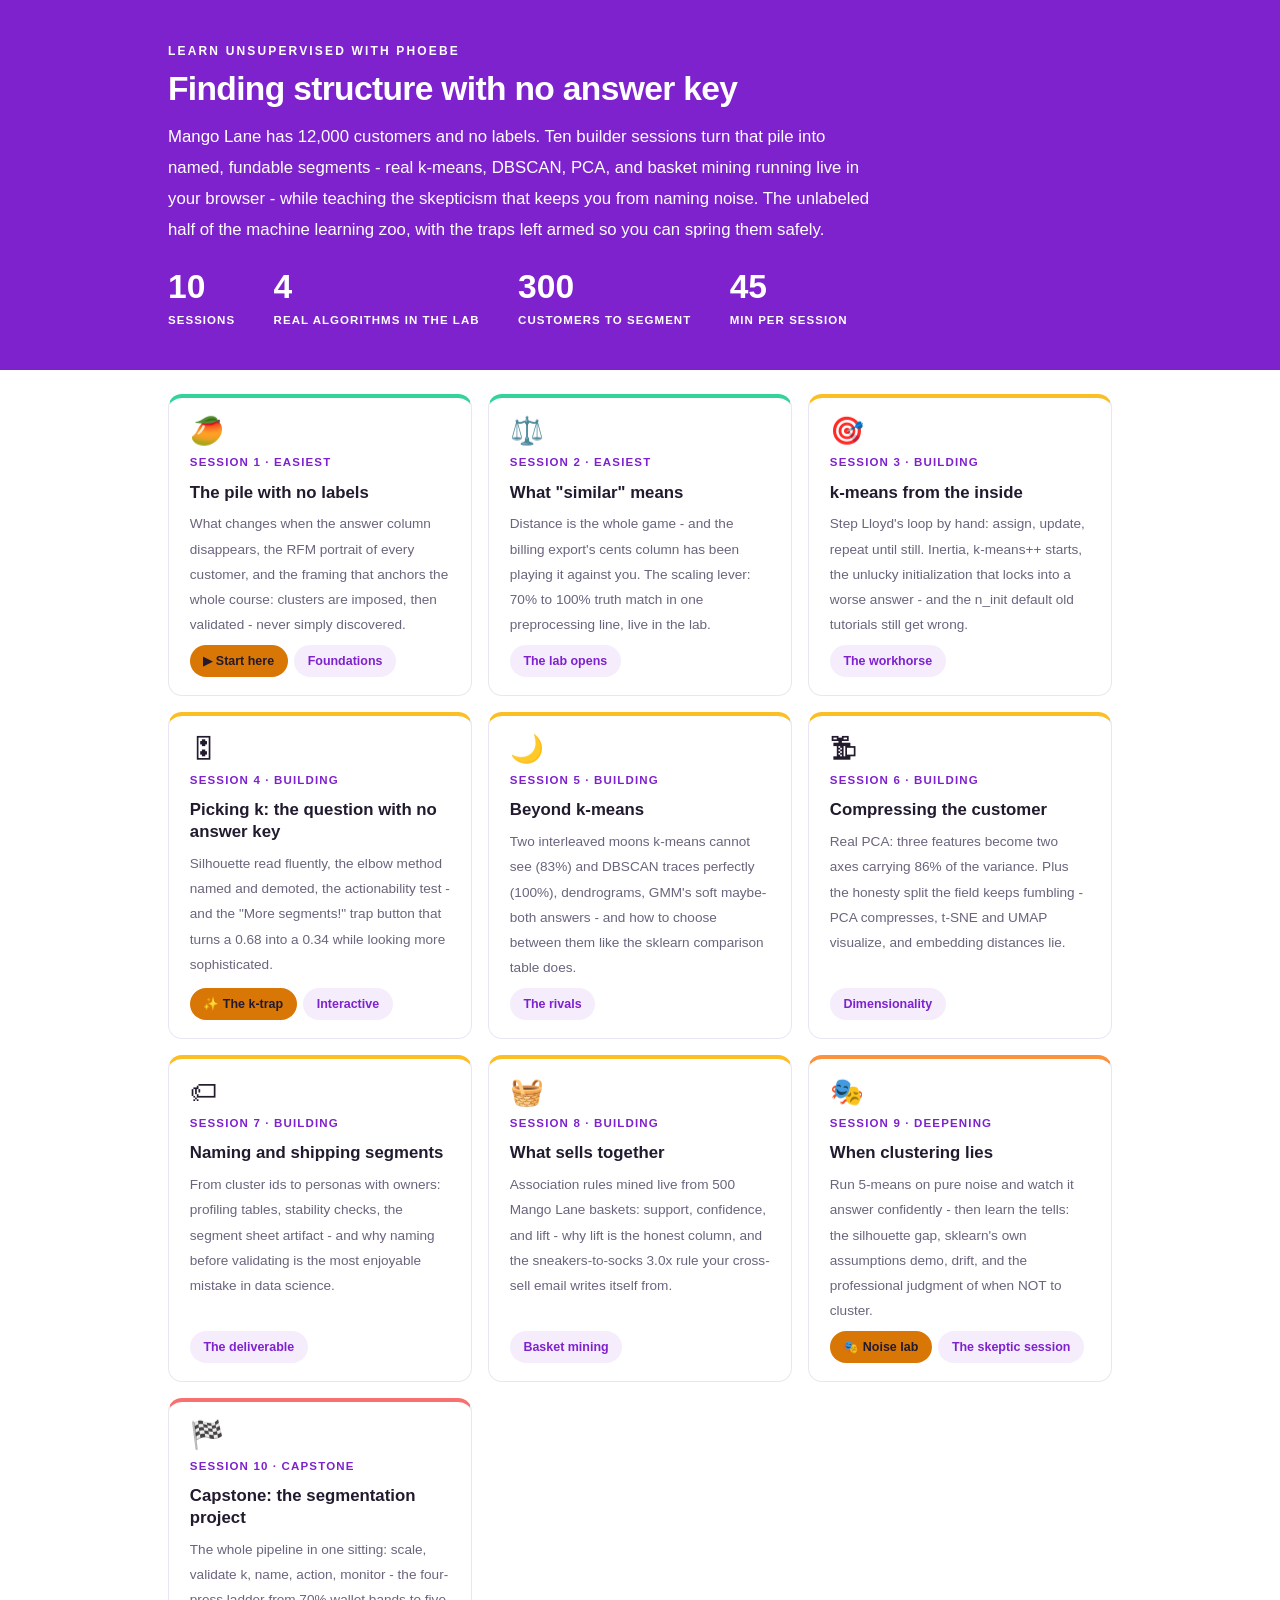
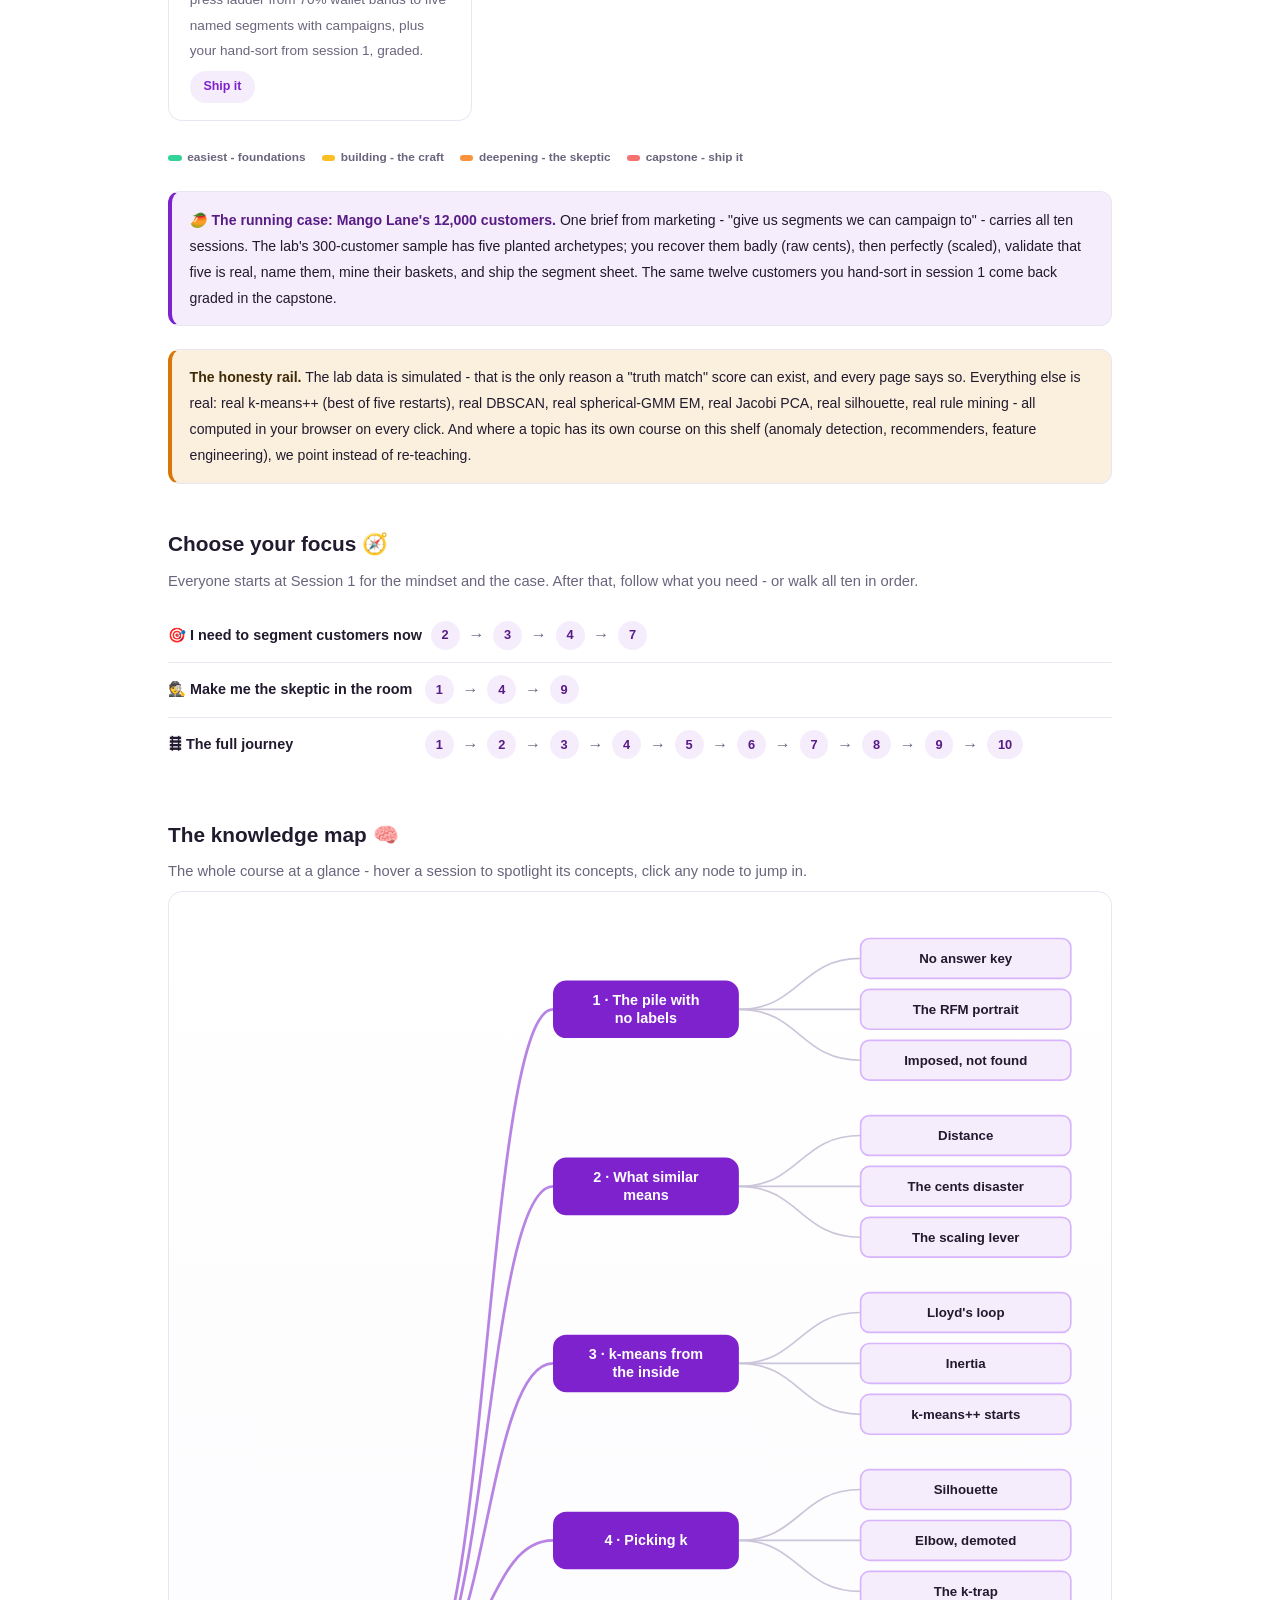
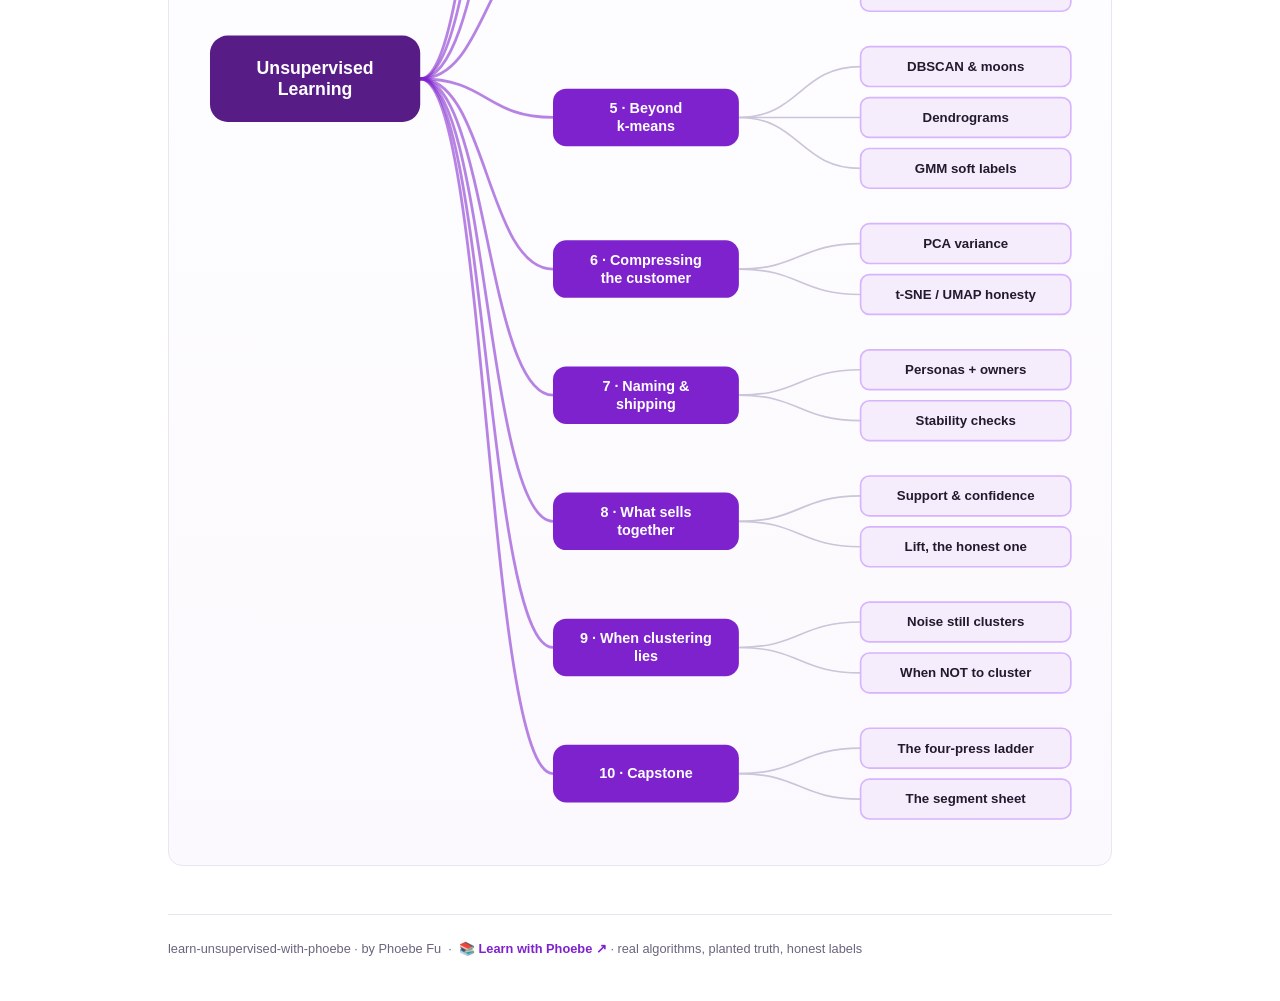
<file: index.html>
<!DOCTYPE html>
<html lang="en">
<head>
<meta charset="UTF-8">
<meta name="viewport" content="width=device-width, initial-scale=1.0">
<!-- social:start -->
<meta name="description" content="Mango Lane has 12,000 customers and no labels. Ten builder sessions turn that pile into named, fundable segments - real k-means, DBSCAN, PCA, and basket mining running live in your browser...">
<meta property="og:type" content="article">
<meta property="og:site_name" content="Learn with Phoebe">
<meta property="og:title" content="learn unsupervised with phoebe - clustering, compression, and co-occurrence with no answer key">
<meta property="og:description" content="Mango Lane has 12,000 customers and no labels. Ten builder sessions turn that pile into named, fundable segments - real k-means, DBSCAN, PCA, and basket mining running live in your browser...">
<meta property="og:url" content="https://phoebefu6.github.io/learn-unsupervised-with-phoebe/">
<meta property="og:image" content="https://phoebefu6.github.io/learn-unsupervised-with-phoebe/assets/og-cover.png">
<meta property="og:image:width" content="1200">
<meta property="og:image:height" content="630">
<meta name="twitter:card" content="summary_large_image">
<meta name="twitter:title" content="learn unsupervised with phoebe - clustering, compression, and co-occurrence with no answer key">
<meta name="twitter:description" content="Mango Lane has 12,000 customers and no labels. Ten builder sessions turn that pile into named, fundable segments - real k-means, DBSCAN, PCA, and basket mining running live in your browser...">
<meta name="twitter:image" content="https://phoebefu6.github.io/learn-unsupervised-with-phoebe/assets/og-cover.png">
<!-- social:end -->
<title>learn unsupervised with phoebe - clustering, compression, and co-occurrence with no answer key</title>
<link rel="stylesheet" href="assets/style.css?v=28">
<style>
  .stats-row { display: flex; gap: 2.4rem; margin-top: 1.5rem; flex-wrap: wrap; }
  .stat b { display: block; font-size: 2.1rem; font-weight: 800; line-height: 1.05; font-variant-numeric: tabular-nums; }
  .stat span { font-size: .72rem; opacity: 1; text-transform: uppercase; letter-spacing: .09em; font-weight: 600; }

  .course-grid { display: grid; grid-template-columns: repeat(auto-fit, minmax(17rem, 1fr)); gap: 1rem; margin-top: 1.5rem; }
  .course-card {
    border: 1px solid var(--hairline);
    border-top: 4px solid var(--diff, var(--indigo));
    border-radius: var(--radius);
    padding: 1.2rem 1.3rem 1.1rem;
    display: flex;
    flex-direction: column;
    gap: .5rem;
    text-decoration: none;
    color: var(--ink);
    background: #fff;
    transition: box-shadow .15s ease, border-color .15s ease, transform .15s ease;
    position: relative;
  }
  .course-card:hover { border-color: var(--indigo-soft); border-top-color: var(--diff, var(--indigo)); box-shadow: 0 8px 28px rgba(126,34,206,.16); transform: translateY(-3px); }
  .course-card .cicon { font-size: 1.7rem; line-height: 1; }
  .course-card .cnum { font-size: .72rem; font-weight: 700; color: var(--indigo); text-transform: uppercase; letter-spacing: .1em; }
  .course-card h3 { font-size: 1.05rem; font-weight: 800; line-height: 1.3; }
  .course-card p { font-size: .85rem; color: var(--muted); flex: 1; }
  .course-card .meta { display: flex; gap: .4rem; flex-wrap: wrap; }

  .diff-legend { display: flex; gap: 1rem; margin-top: 1.6rem; font-size: .74rem; color: var(--muted); font-weight: 600; flex-wrap: wrap; }
  .diff-legend i { display: inline-block; width: .85rem; height: .35rem; border-radius: 999px; margin-right: .35rem; vertical-align: middle; }

  .paths { margin-top: 2.6rem; }
  .paths h2 { font-size: 1.3rem; font-weight: 800; margin-bottom: .3rem; }
  .paths .plede { color: var(--muted); font-size: .92rem; margin-bottom: .8rem; }
  .path { display: flex; gap: .55rem; align-items: center; padding: .75rem 0; border-bottom: .5px solid var(--hairline); flex-wrap: wrap; }
  .path:last-child { border-bottom: none; }
  .path b { min-width: 15.5rem; font-size: .9rem; }
  .path .pstep { background: var(--indigo-50); color: var(--indigo-deep); border-radius: 999px; padding: .16rem .68rem; font-weight: 700; font-size: .8rem; text-decoration: none; transition: all .12s ease; }
  .path .pstep:hover { background: var(--indigo); color: #fff; }
  .path .parr { color: var(--muted); font-weight: 700; }

  .mm-section { margin-top: 1.6rem; }
  .mm-section h2 { font-size: 1.3rem; font-weight: 800; margin-bottom: .2rem; }
  .mm-section .mm-lede { color: var(--muted); font-size: .92rem; margin-bottom: .4rem; }
  .mm-wrap { border: 1px solid var(--hairline); border-radius: var(--radius); background: linear-gradient(180deg,#fff, #FBF9FD); padding: .6rem; overflow-x: auto; }
  .mm-svg { width: 100%; height: auto; display: block; max-width: 60rem; margin: 0 auto; min-width: 34rem; }
  .mm-link { cursor: pointer; text-decoration: none; }
  .mm-node rect { transition: opacity .15s ease, filter .15s ease; }
  .mm-node text { pointer-events: none; }
  .mm-link:hover .mm-node rect { filter: brightness(1.06); }
  .mm-edge { transition: opacity .15s ease; }

  .note-band { margin-top: 1.4rem; background: var(--amber-50); border: 1px solid var(--hairline); border-left: 4px solid var(--amber); border-radius: 12px; padding: .9rem 1.1rem; font-size: .88rem; color: var(--ink); }
  .note-band b { color: var(--amber-ink); }

  .project-band { margin-top: 1.4rem; background: var(--indigo-50); border: 1px solid var(--hairline); border-left: 4px solid var(--indigo); border-radius: 12px; padding: .9rem 1.1rem; font-size: .88rem; color: var(--ink); }
  .project-band b { color: var(--indigo-deep); }
</style>
</head>
<body>

<header class="masthead">
  <div class="wrap">
    <div class="eyebrow">Learn Unsupervised with Phoebe</div>
    <h1>Finding structure with <span class="accent">no answer key</span></h1>
    <p class="sub">Mango Lane has 12,000 customers and no labels. Ten builder sessions turn that pile into named, fundable segments - real k-means, DBSCAN, PCA, and basket mining running live in your browser - while teaching the skepticism that keeps you from naming noise. The unlabeled half of the machine learning zoo, with the traps left armed so you can spring them safely.</p>
    <div class="stats-row">
      <div class="stat"><b data-count="10">10</b><span>sessions</span></div>
      <div class="stat"><b data-count="4">4</b><span>real algorithms in the lab</span></div>
      <div class="stat"><b data-count="300">300</b><span>customers to segment</span></div>
      <div class="stat"><b data-count="45">45</b><span>min per session</span></div>
    </div>
  </div>
</header>

<main class="wrap">

  <section class="section">
    <div class="course-grid">
      <a class="course-card" href="courses/u1-the-pile-with-no-labels.html" style="--diff:#34D399">
        <span class="cicon">🥭</span>
        <span class="cnum">Session 1 · easiest</span>
        <h3>The pile with no labels</h3>
        <p>What changes when the answer column disappears, the RFM portrait of every customer, and the framing that anchors the whole course: clusters are imposed, then validated - never simply discovered.</p>
        <span class="meta"><span class="pill amber">▶ Start here</span><span class="pill light">Foundations</span></span>
      </a>
      <a class="course-card" href="courses/u2-what-similar-means.html" style="--diff:#34D399">
        <span class="cicon">⚖️</span>
        <span class="cnum">Session 2 · easiest</span>
        <h3>What "similar" means</h3>
        <p>Distance is the whole game - and the billing export's cents column has been playing it against you. The scaling lever: 70% to 100% truth match in one preprocessing line, live in the lab.</p>
        <span class="meta"><span class="pill light">The lab opens</span></span>
      </a>
      <a class="course-card" href="courses/u3-kmeans-from-the-inside.html" style="--diff:#FBBF24">
        <span class="cicon">🎯</span>
        <span class="cnum">Session 3 · building</span>
        <h3>k-means from the inside</h3>
        <p>Step Lloyd's loop by hand: assign, update, repeat until still. Inertia, k-means++ starts, the unlucky initialization that locks into a worse answer - and the n_init default old tutorials still get wrong.</p>
        <span class="meta"><span class="pill light">The workhorse</span></span>
      </a>
      <a class="course-card" href="courses/u4-picking-k.html" style="--diff:#FBBF24">
        <span class="cicon">🎛</span>
        <span class="cnum">Session 4 · building</span>
        <h3>Picking k: the question with no answer key</h3>
        <p>Silhouette read fluently, the elbow method named and demoted, the actionability test - and the "More segments!" trap button that turns a 0.68 into a 0.34 while looking more sophisticated.</p>
        <span class="meta"><span class="pill amber">✨ The k-trap</span><span class="pill light">Interactive</span></span>
      </a>
      <a class="course-card" href="courses/u5-beyond-kmeans.html" style="--diff:#FBBF24">
        <span class="cicon">🌙</span>
        <span class="cnum">Session 5 · building</span>
        <h3>Beyond k-means</h3>
        <p>Two interleaved moons k-means cannot see (83%) and DBSCAN traces perfectly (100%), dendrograms, GMM's soft maybe-both answers - and how to choose between them like the sklearn comparison table does.</p>
        <span class="meta"><span class="pill light">The rivals</span></span>
      </a>
      <a class="course-card" href="courses/u6-compressing-the-customer.html" style="--diff:#FBBF24">
        <span class="cicon">🗜</span>
        <span class="cnum">Session 6 · building</span>
        <h3>Compressing the customer</h3>
        <p>Real PCA: three features become two axes carrying 86% of the variance. Plus the honesty split the field keeps fumbling - PCA compresses, t-SNE and UMAP visualize, and embedding distances lie.</p>
        <span class="meta"><span class="pill light">Dimensionality</span></span>
      </a>
      <a class="course-card" href="courses/u7-naming-and-shipping-segments.html" style="--diff:#FBBF24">
        <span class="cicon">🏷</span>
        <span class="cnum">Session 7 · building</span>
        <h3>Naming and shipping segments</h3>
        <p>From cluster ids to personas with owners: profiling tables, stability checks, the segment sheet artifact - and why naming before validating is the most enjoyable mistake in data science.</p>
        <span class="meta"><span class="pill light">The deliverable</span></span>
      </a>
      <a class="course-card" href="courses/u8-what-sells-together.html" style="--diff:#FBBF24">
        <span class="cicon">🧺</span>
        <span class="cnum">Session 8 · building</span>
        <h3>What sells together</h3>
        <p>Association rules mined live from 500 Mango Lane baskets: support, confidence, and lift - why lift is the honest column, and the sneakers-to-socks 3.0x rule your cross-sell email writes itself from.</p>
        <span class="meta"><span class="pill light">Basket mining</span></span>
      </a>
      <a class="course-card" href="courses/u9-when-clustering-lies.html" style="--diff:#FB923C">
        <span class="cicon">🎭</span>
        <span class="cnum">Session 9 · deepening</span>
        <h3>When clustering lies</h3>
        <p>Run 5-means on pure noise and watch it answer confidently - then learn the tells: the silhouette gap, sklearn's own assumptions demo, drift, and the professional judgment of when NOT to cluster.</p>
        <span class="meta"><span class="pill amber">🎭 Noise lab</span><span class="pill light">The skeptic session</span></span>
      </a>
      <a class="course-card" href="courses/u10-capstone-the-segmentation-project.html" style="--diff:#F87171">
        <span class="cicon">🏁</span>
        <span class="cnum">Session 10 · capstone</span>
        <h3>Capstone: the segmentation project</h3>
        <p>The whole pipeline in one sitting: scale, validate k, name, action, monitor - the four-press ladder from 70% wallet bands to five named segments with campaigns, plus your hand-sort from session 1, graded.</p>
        <span class="meta"><span class="pill light">Ship it</span></span>
      </a>
    </div>
    <div class="diff-legend">
      <span><i style="background:#34D399"></i>easiest - foundations</span>
      <span><i style="background:#FBBF24"></i>building - the craft</span>
      <span><i style="background:#FB923C"></i>deepening - the skeptic</span>
      <span><i style="background:#F87171"></i>capstone - ship it</span>
    </div>

    <div class="project-band">
      <b>🥭 The running case: Mango Lane's 12,000 customers.</b> One brief from marketing - "give us segments we can campaign to" - carries all ten sessions. The lab's 300-customer sample has five planted archetypes; you recover them badly (raw cents), then perfectly (scaled), validate that five is real, name them, mine their baskets, and ship the segment sheet. The same twelve customers you hand-sort in session 1 come back graded in the capstone.
    </div>

    <div class="note-band">
      <b>The honesty rail.</b> The lab data is simulated - that is the only reason a "truth match" score can exist, and every page says so. Everything else is real: real k-means++ (best of five restarts), real DBSCAN, real spherical-GMM EM, real Jacobi PCA, real silhouette, real rule mining - all computed in your browser on every click. And where a topic has its own course on this shelf (anomaly detection, recommenders, feature engineering), we point instead of re-teaching.
    </div>

    <div class="paths">
      <h2>Choose your focus 🧭</h2>
      <p class="plede">Everyone starts at Session 1 for the mindset and the case. After that, follow what you need - or walk all ten in order.</p>
      <div class="path"><b>🎯 I need to segment customers now</b>
        <a class="pstep" href="courses/u2-what-similar-means.html">2</a><span class="parr">→</span>
        <a class="pstep" href="courses/u3-kmeans-from-the-inside.html">3</a><span class="parr">→</span>
        <a class="pstep" href="courses/u4-picking-k.html">4</a><span class="parr">→</span>
        <a class="pstep" href="courses/u7-naming-and-shipping-segments.html">7</a>
      </div>
      <div class="path"><b>🕵️ Make me the skeptic in the room</b>
        <a class="pstep" href="courses/u1-the-pile-with-no-labels.html">1</a><span class="parr">→</span>
        <a class="pstep" href="courses/u4-picking-k.html">4</a><span class="parr">→</span>
        <a class="pstep" href="courses/u9-when-clustering-lies.html">9</a>
      </div>
      <div class="path"><b>🛤 The full journey</b>
        <a class="pstep" href="courses/u1-the-pile-with-no-labels.html">1</a><span class="parr">→</span>
        <a class="pstep" href="courses/u2-what-similar-means.html">2</a><span class="parr">→</span>
        <a class="pstep" href="courses/u3-kmeans-from-the-inside.html">3</a><span class="parr">→</span>
        <a class="pstep" href="courses/u4-picking-k.html">4</a><span class="parr">→</span>
        <a class="pstep" href="courses/u5-beyond-kmeans.html">5</a><span class="parr">→</span>
        <a class="pstep" href="courses/u6-compressing-the-customer.html">6</a><span class="parr">→</span>
        <a class="pstep" href="courses/u7-naming-and-shipping-segments.html">7</a><span class="parr">→</span>
        <a class="pstep" href="courses/u8-what-sells-together.html">8</a><span class="parr">→</span>
        <a class="pstep" href="courses/u9-when-clustering-lies.html">9</a><span class="parr">→</span>
        <a class="pstep" href="courses/u10-capstone-the-segmentation-project.html">10</a>
      </div>
    </div>
  </section>

  <section class="section mm-section">
    <h2>The knowledge map 🧠</h2>
    <p class="mm-lede">The whole course at a glance - hover a session to spotlight its concepts, click any node to jump in.</p>
    <div class="mm-wrap"><div id="mindmap"></div></div>
  </section>

  <footer class="pagefoot">
    <span>learn-unsupervised-with-phoebe · by Phoebe Fu &nbsp;·&nbsp; 📚 <a href="https://phoebefu6.github.io/learn-with-phoebe/">Learn with Phoebe ↗</a> · real algorithms, planted truth, honest labels</span>
  </footer>
</main>

<script>
window.MINDMAP_DATA = {
  title: "Unsupervised\nLearning",
  centerColor: "#581C87",
  sessions: [
    { label: "The pile with\nno labels", href: "courses/u1-the-pile-with-no-labels.html", color: "#34D399",
      concepts: [
        { label: "No answer key", href: "courses/u1-the-pile-with-no-labels.html" },
        { label: "The RFM portrait", href: "courses/u1-the-pile-with-no-labels.html" },
        { label: "Imposed, not found", href: "courses/u1-the-pile-with-no-labels.html" } ] },
    { label: "What similar\nmeans", href: "courses/u2-what-similar-means.html", color: "#34D399",
      concepts: [
        { label: "Distance", href: "courses/u2-what-similar-means.html" },
        { label: "The cents disaster", href: "courses/u2-what-similar-means.html" },
        { label: "The scaling lever", href: "courses/u2-what-similar-means.html" } ] },
    { label: "k-means from\nthe inside", href: "courses/u3-kmeans-from-the-inside.html", color: "#FBBF24",
      concepts: [
        { label: "Lloyd's loop", href: "courses/u3-kmeans-from-the-inside.html" },
        { label: "Inertia", href: "courses/u3-kmeans-from-the-inside.html" },
        { label: "k-means++ starts", href: "courses/u3-kmeans-from-the-inside.html" } ] },
    { label: "Picking k", href: "courses/u4-picking-k.html", color: "#FBBF24",
      concepts: [
        { label: "Silhouette", href: "courses/u4-picking-k.html" },
        { label: "Elbow, demoted", href: "courses/u4-picking-k.html" },
        { label: "The k-trap", href: "courses/u4-picking-k.html" } ] },
    { label: "Beyond\nk-means", href: "courses/u5-beyond-kmeans.html", color: "#FBBF24",
      concepts: [
        { label: "DBSCAN & moons", href: "courses/u5-beyond-kmeans.html" },
        { label: "Dendrograms", href: "courses/u5-beyond-kmeans.html" },
        { label: "GMM soft labels", href: "courses/u5-beyond-kmeans.html" } ] },
    { label: "Compressing\nthe customer", href: "courses/u6-compressing-the-customer.html", color: "#FBBF24",
      concepts: [
        { label: "PCA variance", href: "courses/u6-compressing-the-customer.html" },
        { label: "t-SNE / UMAP honesty", href: "courses/u6-compressing-the-customer.html" } ] },
    { label: "Naming &\nshipping", href: "courses/u7-naming-and-shipping-segments.html", color: "#FBBF24",
      concepts: [
        { label: "Personas + owners", href: "courses/u7-naming-and-shipping-segments.html" },
        { label: "Stability checks", href: "courses/u7-naming-and-shipping-segments.html" } ] },
    { label: "What sells\ntogether", href: "courses/u8-what-sells-together.html", color: "#FBBF24",
      concepts: [
        { label: "Support & confidence", href: "courses/u8-what-sells-together.html" },
        { label: "Lift, the honest one", href: "courses/u8-what-sells-together.html" } ] },
    { label: "When clustering\nlies", href: "courses/u9-when-clustering-lies.html", color: "#FB923C",
      concepts: [
        { label: "Noise still clusters", href: "courses/u9-when-clustering-lies.html" },
        { label: "When NOT to cluster", href: "courses/u9-when-clustering-lies.html" } ] },
    { label: "Capstone", href: "courses/u10-capstone-the-segmentation-project.html", color: "#F87171",
      concepts: [
        { label: "The four-press ladder", href: "courses/u10-capstone-the-segmentation-project.html" },
        { label: "The segment sheet", href: "courses/u10-capstone-the-segmentation-project.html" } ] }
  ]
};
</script>
<script src="assets/mindmap.js?v=6"></script>
<script src="assets/app.js?v=26"></script>
</body>
</html>
</file>
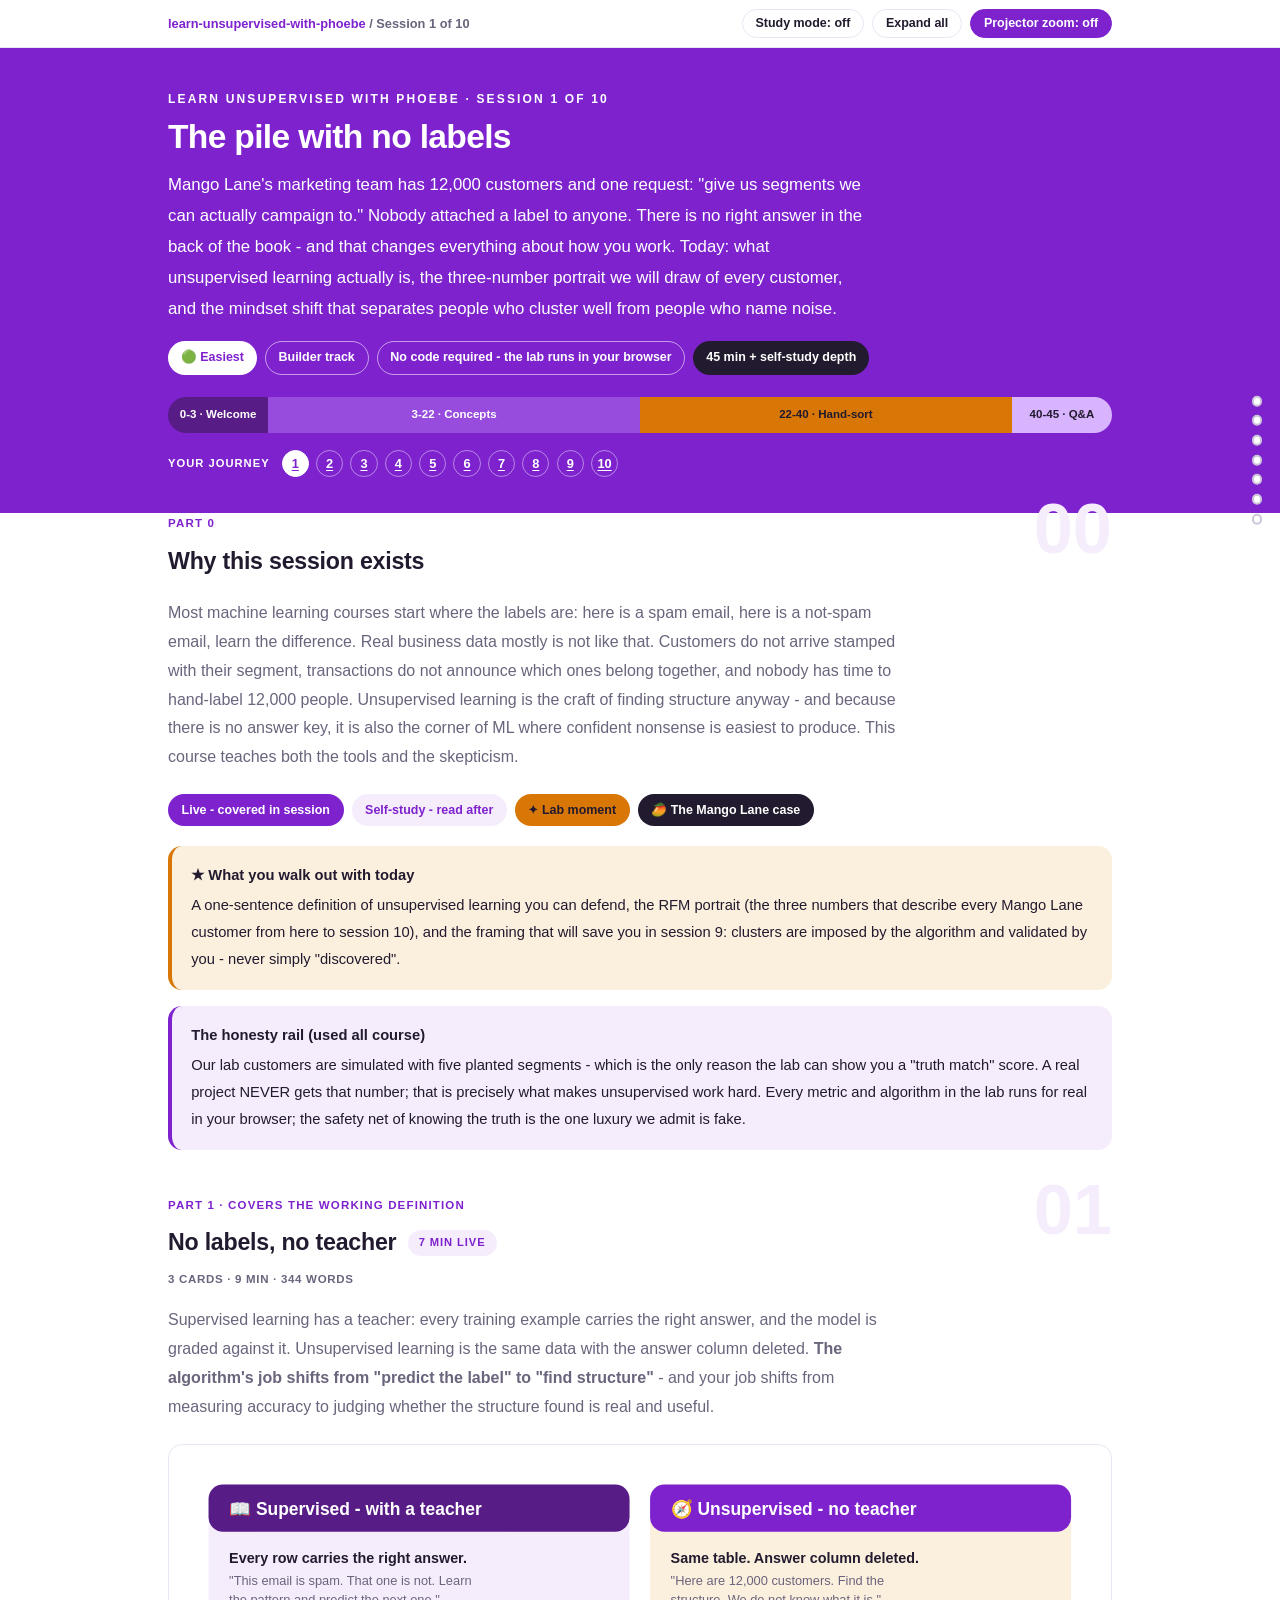
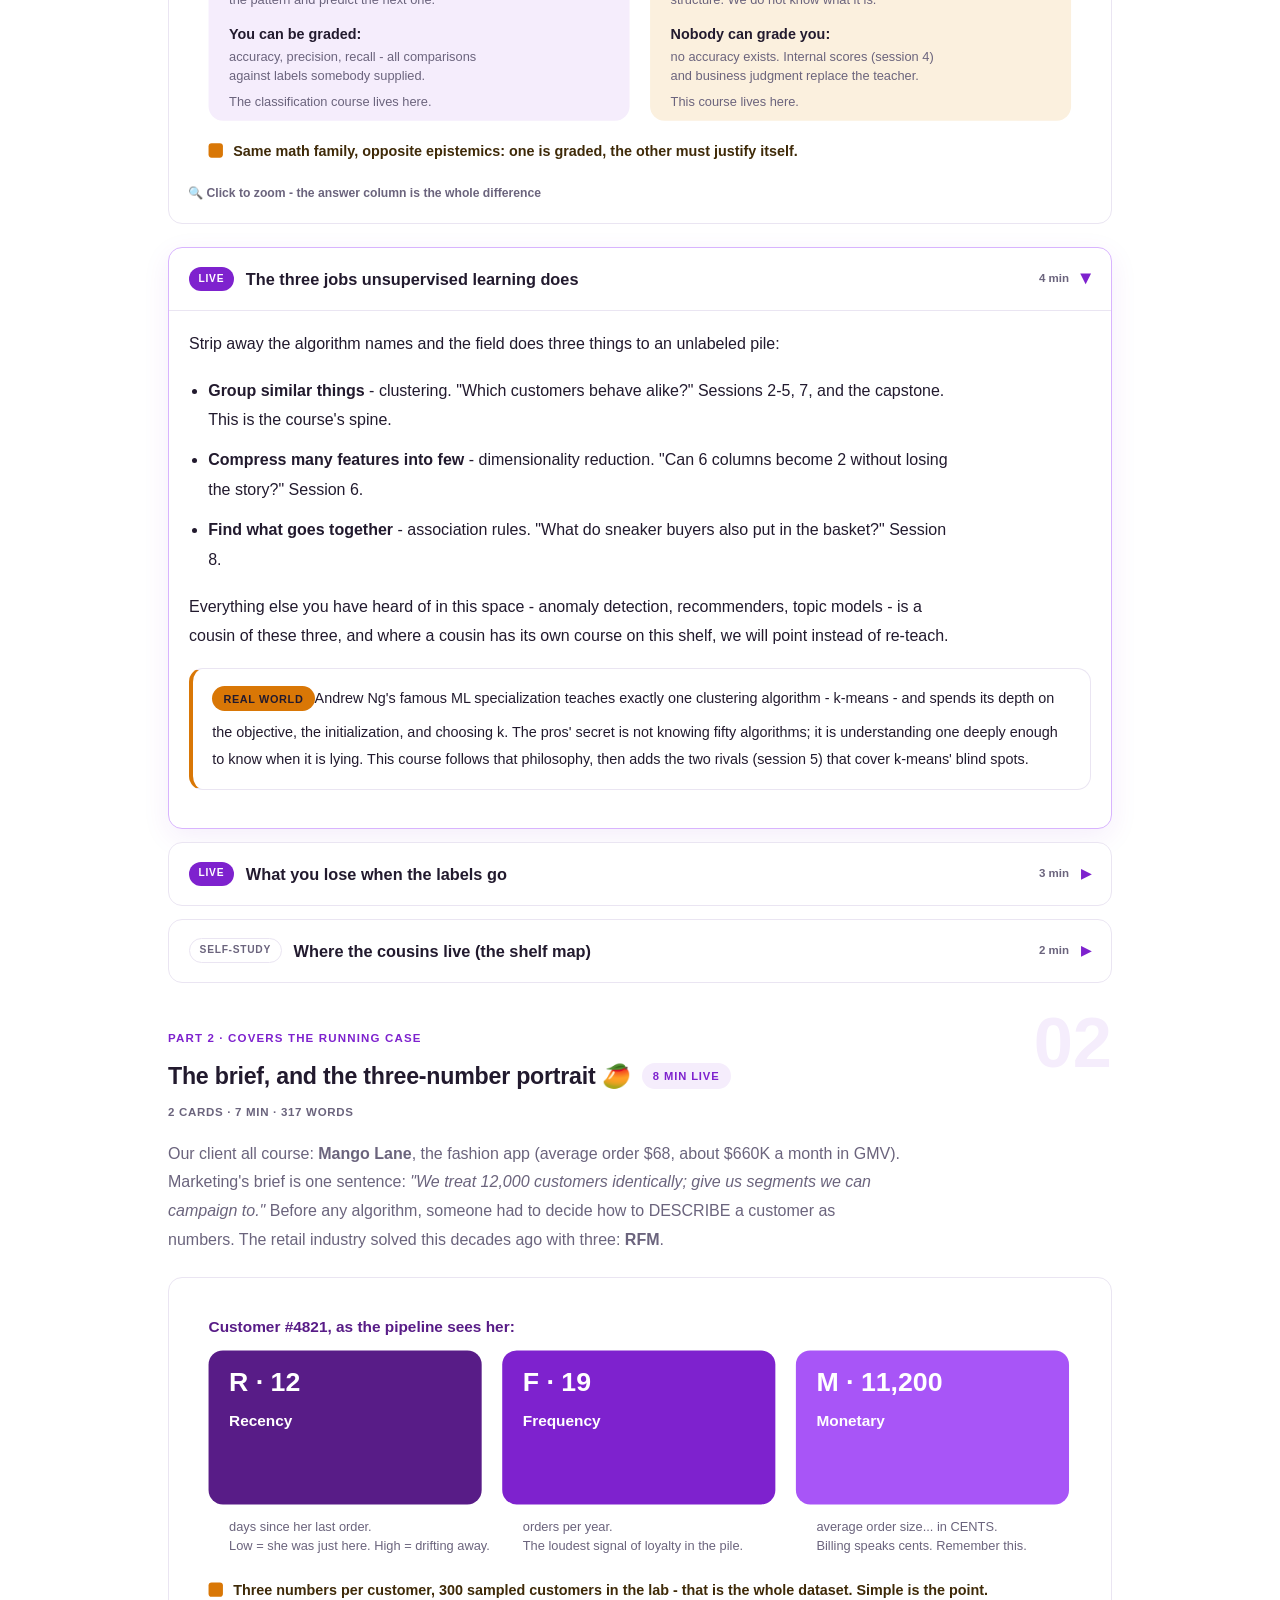
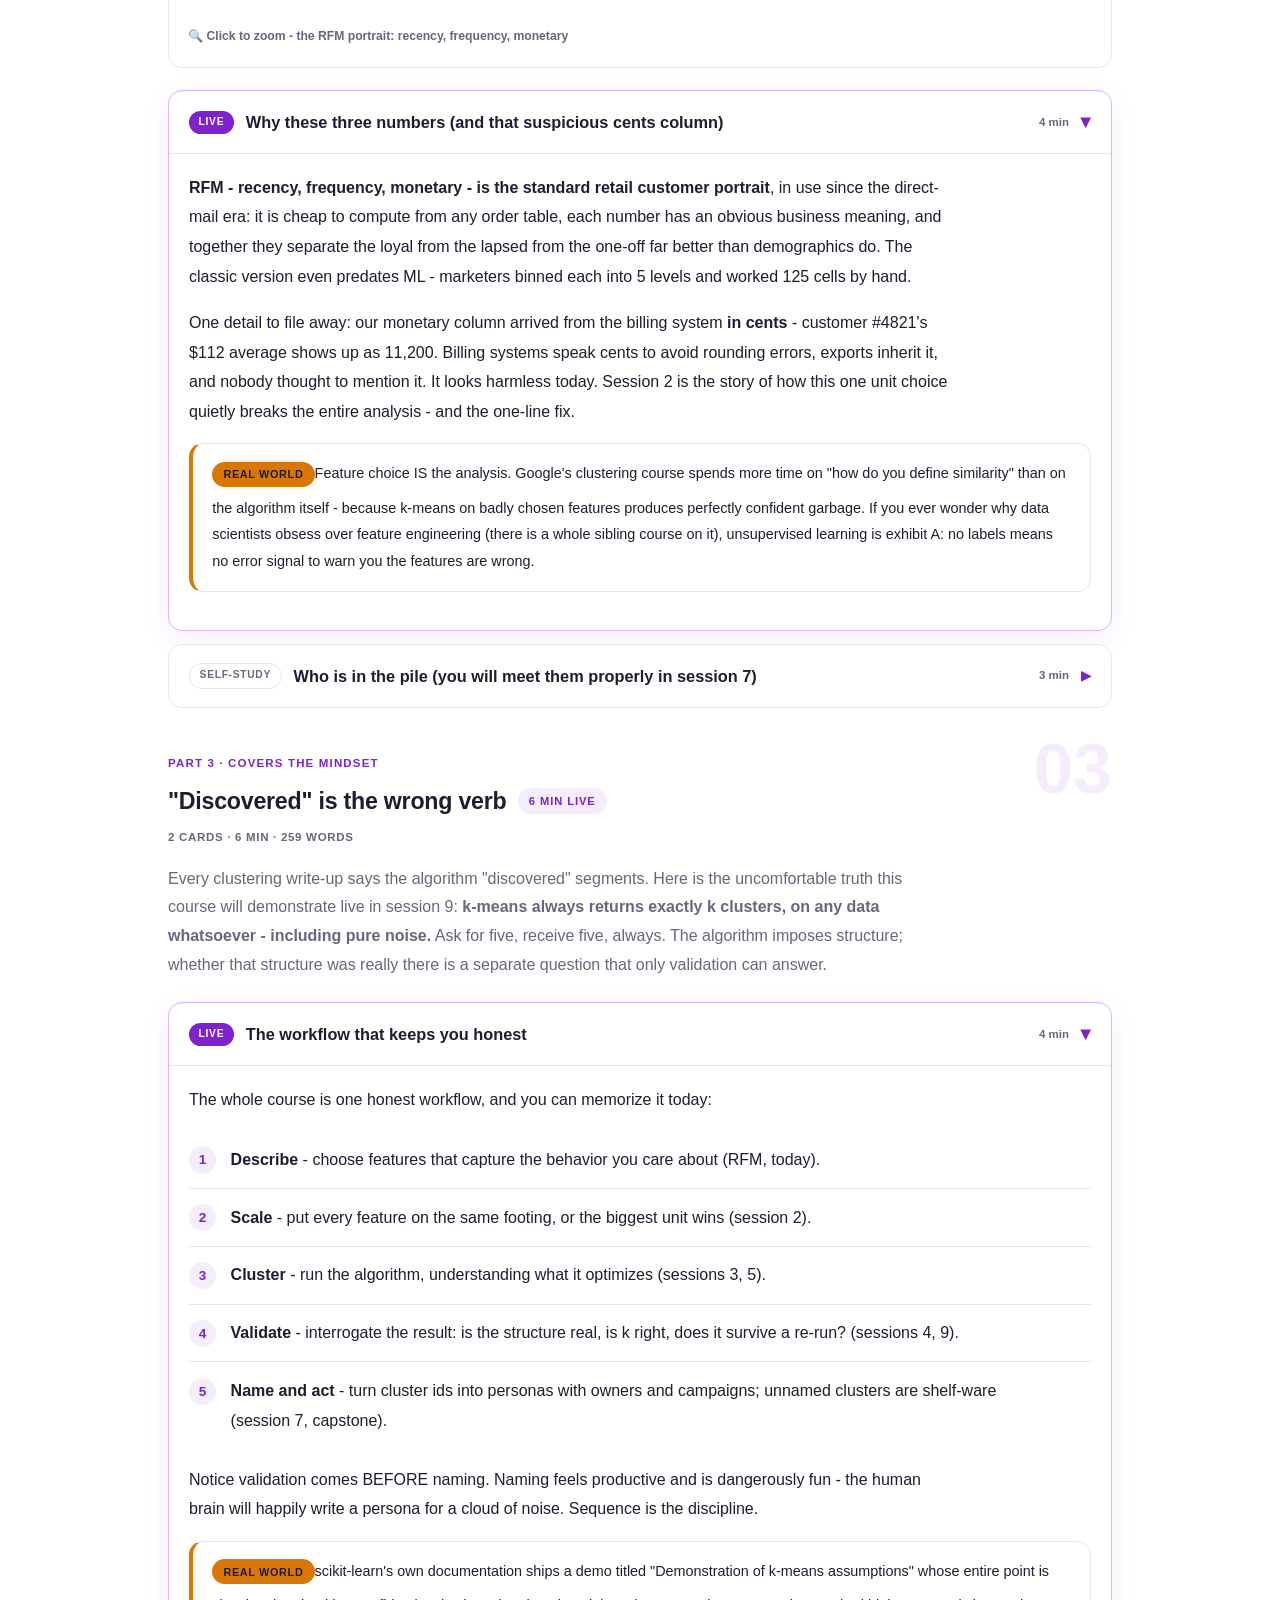
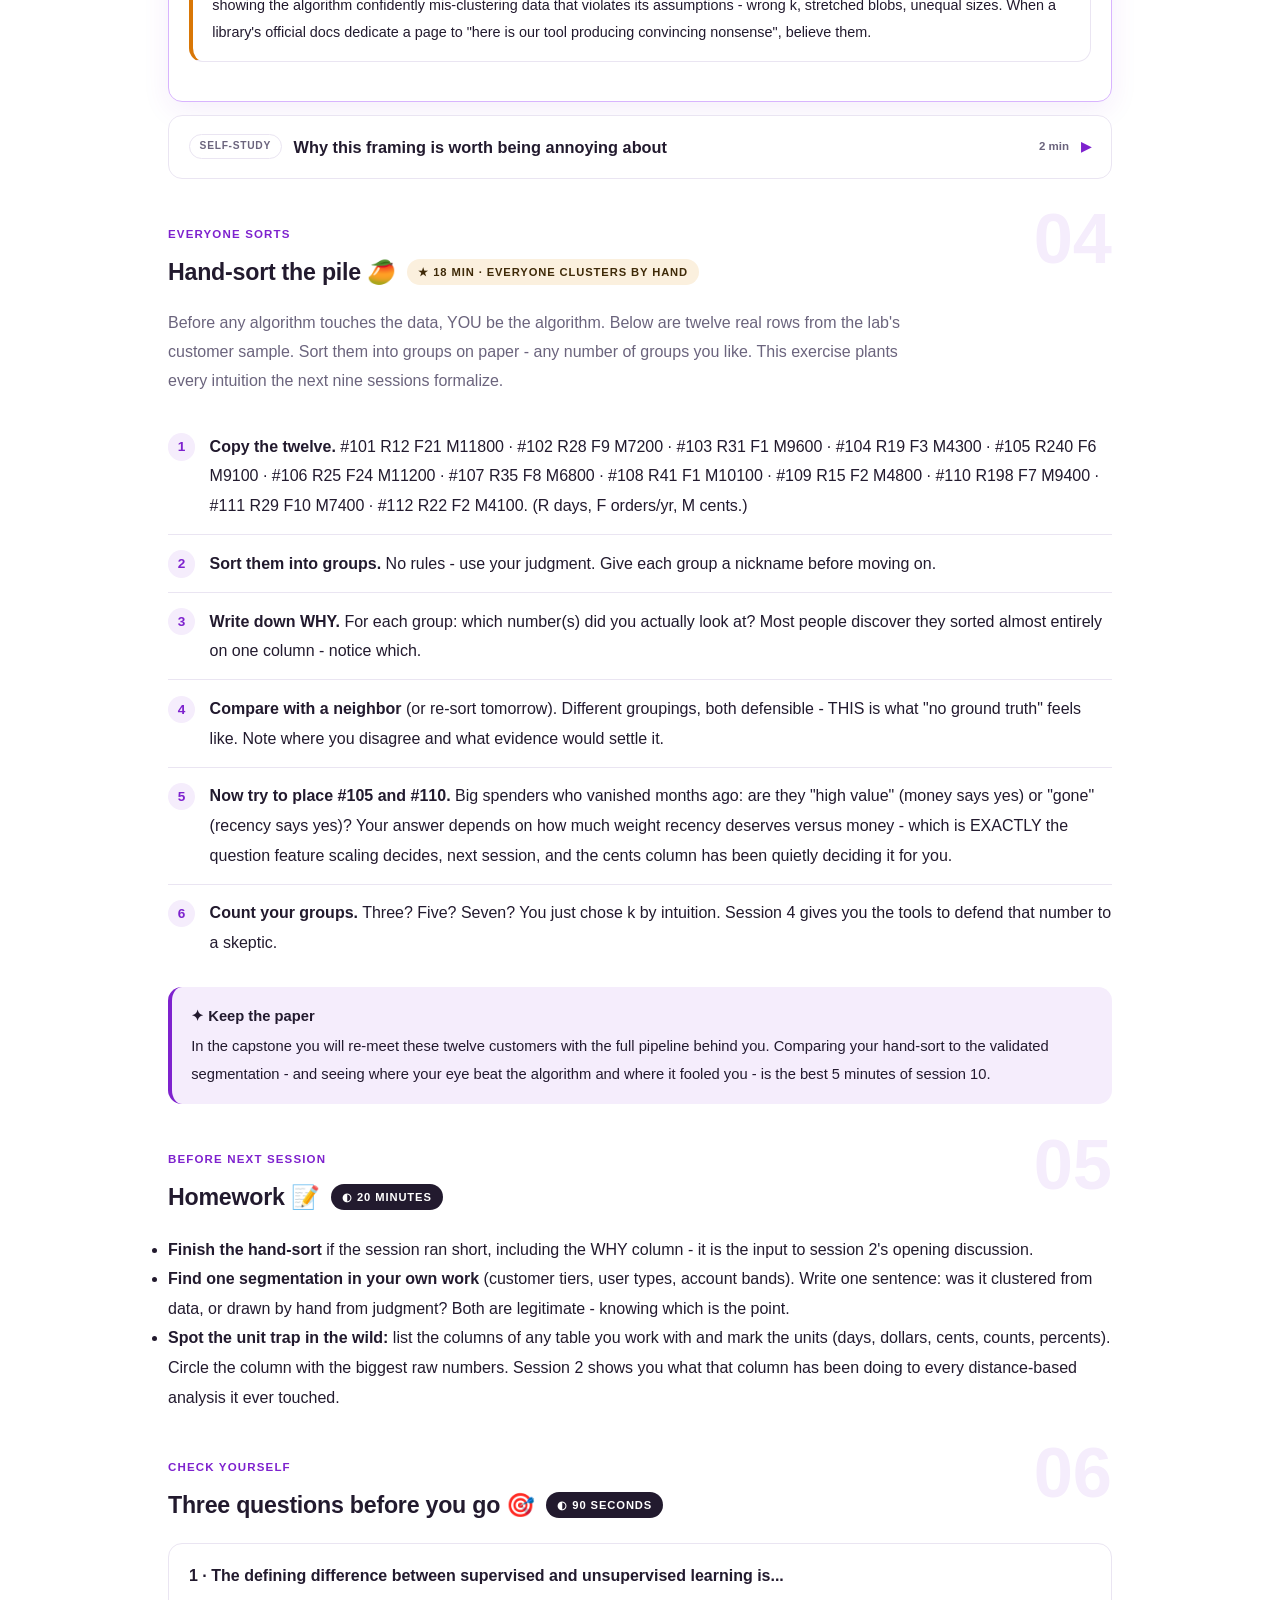
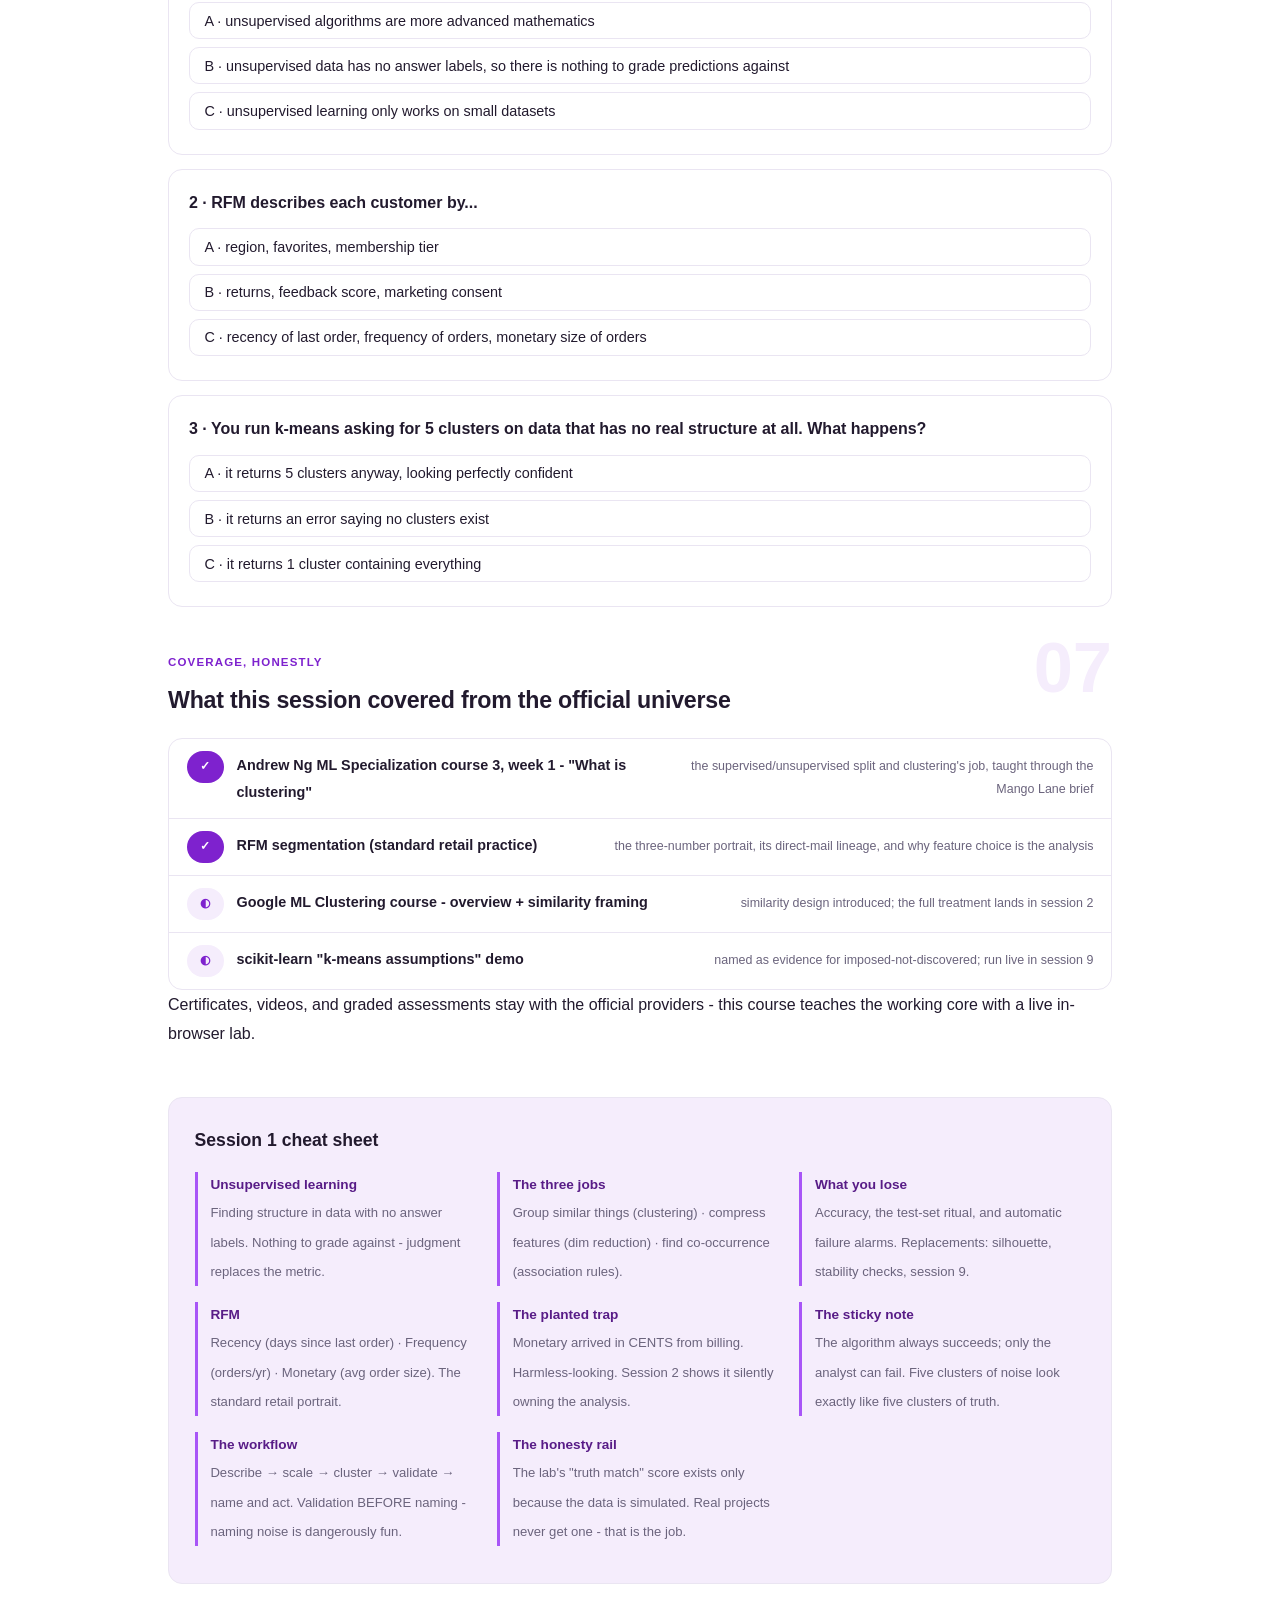
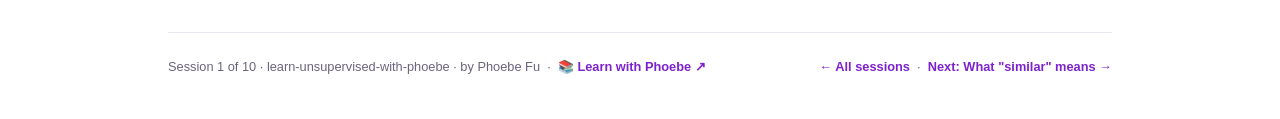
<file: courses/u1-the-pile-with-no-labels.html>
<!DOCTYPE html>
<html lang="en">
<head>
<meta charset="UTF-8">
<meta name="viewport" content="width=device-width, initial-scale=1.0">
<!-- social:start -->
<meta name="description" content="Most machine learning courses start where the labels are: here is a spam email, here is a not-spam email, learn the difference. Real business data mostly is not like that. Customers do not...">
<meta property="og:type" content="article">
<meta property="og:site_name" content="Learn with Phoebe">
<meta property="og:title" content="The pile with no labels - learn unsupervised with phoebe">
<meta property="og:description" content="Most machine learning courses start where the labels are: here is a spam email, here is a not-spam email, learn the difference. Real business data mostly is not like that. Customers do not...">
<meta property="og:url" content="https://phoebefu6.github.io/learn-unsupervised-with-phoebe/courses/u1-the-pile-with-no-labels.html">
<meta property="og:image" content="https://phoebefu6.github.io/learn-unsupervised-with-phoebe/assets/og-cover.png">
<meta property="og:image:width" content="1200">
<meta property="og:image:height" content="630">
<meta name="twitter:card" content="summary_large_image">
<meta name="twitter:title" content="The pile with no labels - learn unsupervised with phoebe">
<meta name="twitter:description" content="Most machine learning courses start where the labels are: here is a spam email, here is a not-spam email, learn the difference. Real business data mostly is not like that. Customers do not...">
<meta name="twitter:image" content="https://phoebefu6.github.io/learn-unsupervised-with-phoebe/assets/og-cover.png">
<!-- social:end -->
<title>Session 1 · The pile with no labels - learn unsupervised with phoebe</title>
<link rel="stylesheet" href="../assets/style.css?v=27">
</head>
<body>

<div class="toolbar">
  <div class="wrap">
    <span class="crumb"><a href="../index.html">learn-unsupervised-with-phoebe</a> / Session 1 of 10</span>
    <button class="btn" id="toggle-all" type="button">Expand all</button>
    <button class="btn primary" id="zoom-toggle" type="button">Projector zoom: off</button>
  </div>
</div>

<header class="masthead">
  <div class="wrap">
    <div class="eyebrow">Learn Unsupervised with Phoebe · Session 1 of 10</div>
    <h1>The pile with <span class="accent">no labels</span></h1>
    <p class="sub">Mango Lane's marketing team has 12,000 customers and one request: "give us segments we can actually campaign to." Nobody attached a label to anyone. There is no right answer in the back of the book - and that changes everything about how you work. Today: what unsupervised learning actually is, the three-number portrait we will draw of every customer, and the mindset shift that separates people who cluster well from people who name noise.</p>
    <div class="chip-row">
      <span class="chip level">🟢 Easiest</span>
      <span class="chip audience">Builder track</span>
      <span class="chip audience">No code required - the lab runs in your browser</span>
      <span class="chip time">45 min + self-study depth</span>
    </div>
    <div class="agenda">
      <span class="a1" style="flex:1">0-3 · Welcome</span>
      <span class="a2" style="flex:4">3-22 · Concepts</span>
      <span class="a3" style="flex:4">22-40 · Hand-sort</span>
      <span class="a4" style="flex:1">40-45 · Q&amp;A</span>
    </div>
  </div>
</header>

<main class="wrap">

  <!-- ============ INTRO ============ -->
  <section class="section" id="intro">
    <div class="section-kicker">
      <span class="klabel">Part 0</span>
      <h2>Why this session exists</h2>
    </div>
    <p class="lede">Most machine learning courses start where the labels are: here is a spam email, here is a not-spam email, learn the difference. Real business data mostly is not like that. Customers do not arrive stamped with their segment, transactions do not announce which ones belong together, and nobody has time to hand-label 12,000 people. Unsupervised learning is the craft of finding structure anyway - and because there is no answer key, it is also the corner of ML where confident nonsense is easiest to produce. This course teaches both the tools and the skepticism.</p>
    <div class="legend">
      <span class="pill solid">Live - covered in session</span>
      <span class="pill light">Self-study - read after</span>
      <span class="pill peach">✦ Lab moment</span>
      <span class="pill inkpill">🥭 The Mango Lane case</span>
    </div>
    <div class="callout win">
      <strong>★ What you walk out with today</strong>
      A one-sentence definition of unsupervised learning you can defend, the RFM portrait (the three numbers that describe every Mango Lane customer from here to session 10), and the framing that will save you in session 9: clusters are imposed by the algorithm and validated by you - never simply "discovered".
    </div>
    <div class="callout tip">
      <strong>The honesty rail (used all course)</strong>
      Our lab customers are simulated with five planted segments - which is the only reason the lab can show you a "truth match" score. A real project NEVER gets that number; that is precisely what makes unsupervised work hard. Every metric and algorithm in the lab runs for real in your browser; the safety net of knowing the truth is the one luxury we admit is fake.
    </div>
  </section>

  <!-- ============ PART 1: NO LABELS, NO TEACHER ============ -->
  <section class="section" id="no-teacher">
    <div class="section-kicker">
      <span class="klabel">Part 1 · covers the working definition</span>
      <h2>No labels, no teacher <span class="tag concept">7 min live</span></h2>
    </div>
    <p class="lede">Supervised learning has a teacher: every training example carries the right answer, and the model is graded against it. Unsupervised learning is the same data with the answer column deleted. <strong>The algorithm's job shifts from "predict the label" to "find structure"</strong> - and your job shifts from measuring accuracy to judging whether the structure found is real and useful.</p>

    <figure class="zoomable">
      <svg viewBox="0 0 880 300" xmlns="http://www.w3.org/2000/svg" role="img" aria-label="Supervised versus unsupervised learning compared">
        <style>
          .nlH { font: 800 17px Inter, sans-serif; fill: #FFFFFF; }
          .nlT { font: 700 14px Inter, sans-serif; fill: #221A2E; }
          .nlX { font: 400 12.5px Inter, sans-serif; fill: #6B647D; }
          .nlN { font: 600 14px Inter, sans-serif; fill: #3F2A08; }
        </style>
        <rect x="20" y="20" width="410" height="230" rx="14" fill="#F5EDFC"/>
        <rect x="20" y="20" width="410" height="46" rx="14" fill="#581C87"/>
        <text class="nlH" x="40" y="50">📖 Supervised - with a teacher</text>
        <text class="nlT" x="40" y="96">Every row carries the right answer.</text>
        <text class="nlX" x="40" y="118">"This email is spam. That one is not. Learn</text>
        <text class="nlX" x="40" y="136">the pattern and predict the next one."</text>
        <text class="nlT" x="40" y="170">You can be graded:</text>
        <text class="nlX" x="40" y="192">accuracy, precision, recall - all comparisons</text>
        <text class="nlX" x="40" y="210">against labels somebody supplied.</text>
        <text class="nlX" x="40" y="236">The classification course lives here.</text>
        <rect x="450" y="20" width="410" height="230" rx="14" fill="#FBF0DE"/>
        <rect x="450" y="20" width="410" height="46" rx="14" fill="#7E22CE"/>
        <text class="nlH" x="470" y="50">🧭 Unsupervised - no teacher</text>
        <text class="nlT" x="470" y="96">Same table. Answer column deleted.</text>
        <text class="nlX" x="470" y="118">"Here are 12,000 customers. Find the</text>
        <text class="nlX" x="470" y="136">structure. We do not know what it is."</text>
        <text class="nlT" x="470" y="170">Nobody can grade you:</text>
        <text class="nlX" x="470" y="192">no accuracy exists. Internal scores (session 4)</text>
        <text class="nlX" x="470" y="210">and business judgment replace the teacher.</text>
        <text class="nlX" x="470" y="236">This course lives here.</text>
        <rect x="20" y="272" width="14" height="14" rx="3" fill="#D97706"/>
        <text class="nlN" x="44" y="284">Same math family, opposite epistemics: one is graded, the other must justify itself.</text>
      </svg>
      <figcaption>🔍 Click to zoom - the answer column is the whole difference</figcaption>
    </figure>

    <details class="card" open>
      <summary><span class="mode live">Live</span>The three jobs unsupervised learning does<span class="mini">4 min</span><span class="caret">▶</span></summary>
      <div class="body">
        <p>Strip away the algorithm names and the field does three things to an unlabeled pile:</p>
        <ul>
          <li><strong>Group similar things</strong> - clustering. "Which customers behave alike?" Sessions 2-5, 7, and the capstone. This is the course's spine.</li>
          <li><strong>Compress many features into few</strong> - dimensionality reduction. "Can 6 columns become 2 without losing the story?" Session 6.</li>
          <li><strong>Find what goes together</strong> - association rules. "What do sneaker buyers also put in the basket?" Session 8.</li>
        </ul>
        <p>Everything else you have heard of in this space - anomaly detection, recommenders, topic models - is a cousin of these three, and where a cousin has its own course on this shelf, we will point instead of re-teach.</p>
        <div class="callout example"><span class="ex-pill">Real world</span>Andrew Ng's famous ML specialization teaches exactly one clustering algorithm - k-means - and spends its depth on the objective, the initialization, and choosing k. The pros' secret is not knowing fifty algorithms; it is understanding one deeply enough to know when it is lying. This course follows that philosophy, then adds the two rivals (session 5) that cover k-means' blind spots.</div>
      </div>
    </details>

    <details class="card">
      <summary><span class="mode live">Live</span>What you lose when the labels go<span class="mini">3 min</span><span class="caret">▶</span></summary>
      <div class="body">
        <p>Three comforts of supervised learning vanish, and each has a replacement you will learn:</p>
        <table class="clean">
          <tr><th>Lost</th><th>Why it matters</th><th>The replacement</th></tr>
          <tr><td>Accuracy</td><td>No labels means nothing to be right against</td><td>Internal scores like silhouette (session 4)</td></tr>
          <tr><td>The train/test split ritual</td><td>Nothing to hold out an answer for</td><td>Stability checks - re-run, does the structure hold? (session 7)</td></tr>
          <tr><td>Knowing when you failed</td><td>A bad classifier scores badly; a bad clustering just... looks fine</td><td>Session 9, entirely: the ways clustering lies, and the checks that catch it</td></tr>
        </table>
        <p>Write this on a sticky note: <strong>in unsupervised work, the algorithm always succeeds - only the analyst can fail.</strong> The algorithm will hand you five clusters of anything, including pure noise. Session 9 proves that live.</p>
      </div>
    </details>

    <details class="card">
      <summary><span class="mode self">Self-study</span>Where the cousins live (the shelf map)<span class="mini">2 min</span><span class="caret">▶</span></summary>
      <div class="body">
        <p><strong>Anomaly detection</strong> (the OTHER pillar of Ng's unsupervised week) has its own course: learn-anomaly-detection-with-phoebe, on the Lumen case. <strong>Recommenders</strong> live in learn-recommendation-with-phoebe. <strong>Where RFM features come from and why</strong> gets full treatment in learn-feature-engineering-with-phoebe. And the labeled half of the zoo - the ten supervised algorithms - is learn-classification-regression-with-phoebe. This course is the missing sibling: the unlabeled half.</p>
      </div>
    </details>
  </section>

  <!-- ============ PART 2: THE BRIEF AND THE PORTRAIT ============ -->
  <section class="section" id="rfm">
    <div class="section-kicker">
      <span class="klabel">Part 2 · covers the running case</span>
      <h2>The brief, and the three-number portrait 🥭 <span class="tag concept">8 min live</span></h2>
    </div>
    <p class="lede">Our client all course: <strong>Mango Lane</strong>, the fashion app (average order $68, about $660K a month in GMV). Marketing's brief is one sentence: <em>"We treat 12,000 customers identically; give us segments we can campaign to."</em> Before any algorithm, someone had to decide how to DESCRIBE a customer as numbers. The retail industry solved this decades ago with three: <strong>RFM</strong>.</p>

    <figure class="zoomable">
      <svg viewBox="0 0 880 310" xmlns="http://www.w3.org/2000/svg" role="img" aria-label="The RFM portrait of one Mango Lane customer">
        <style>
          .rfL { font: 800 26px Inter, sans-serif; fill: #FFFFFF; }
          .rfT { font: 700 14px Inter, sans-serif; fill: #221A2E; }
          .rfX { font: 400 12.5px Inter, sans-serif; fill: #6B647D; }
          .rfN { font: 600 14px Inter, sans-serif; fill: #3F2A08; }
          .rfC { font: 800 15px Inter, sans-serif; fill: #581C87; }
        </style>
        <text class="rfC" x="20" y="34">Customer #4821, as the pipeline sees her:</text>
        <rect x="20" y="52" width="266" height="150" rx="14" fill="#581C87"/>
        <text class="rfL" x="40" y="92">R · 12</text>
        <text class="rfL" x="40" y="126" style="font-size:15px">Recency</text>
        <text class="rfX" x="40" y="228">days since her last order.</text>
        <text class="rfX" x="40" y="246">Low = she was just here. High = drifting away.</text>
        <rect x="306" y="52" width="266" height="150" rx="14" fill="#7E22CE"/>
        <text class="rfL" x="326" y="92">F · 19</text>
        <text class="rfL" x="326" y="126" style="font-size:15px">Frequency</text>
        <text class="rfX" x="326" y="228">orders per year.</text>
        <text class="rfX" x="326" y="246">The loudest signal of loyalty in the pile.</text>
        <rect x="592" y="52" width="266" height="150" rx="14" fill="#A855F7"/>
        <text class="rfL" x="612" y="92">M · 11,200</text>
        <text class="rfL" x="612" y="126" style="font-size:15px">Monetary</text>
        <text class="rfX" x="612" y="228">average order size... in CENTS.</text>
        <text class="rfX" x="612" y="246">Billing speaks cents. Remember this.</text>
        <rect x="20" y="278" width="14" height="14" rx="3" fill="#D97706"/>
        <text class="rfN" x="44" y="290">Three numbers per customer, 300 sampled customers in the lab - that is the whole dataset. Simple is the point.</text>
      </svg>
      <figcaption>🔍 Click to zoom - the RFM portrait: recency, frequency, monetary</figcaption>
    </figure>

    <details class="card" open>
      <summary><span class="mode live">Live</span>Why these three numbers (and that suspicious cents column)<span class="mini">4 min</span><span class="caret">▶</span></summary>
      <div class="body">
        <p><strong>RFM - recency, frequency, monetary - is the standard retail customer portrait</strong>, in use since the direct-mail era: it is cheap to compute from any order table, each number has an obvious business meaning, and together they separate the loyal from the lapsed from the one-off far better than demographics do. The classic version even predates ML - marketers binned each into 5 levels and worked 125 cells by hand.</p>
        <p>One detail to file away: our monetary column arrived from the billing system <strong>in cents</strong> - customer #4821's $112 average shows up as 11,200. Billing systems speak cents to avoid rounding errors, exports inherit it, and nobody thought to mention it. It looks harmless today. Session 2 is the story of how this one unit choice quietly breaks the entire analysis - and the one-line fix.</p>
        <div class="callout example"><span class="ex-pill">Real world</span>Feature choice IS the analysis. Google's clustering course spends more time on "how do you define similarity" than on the algorithm itself - because k-means on badly chosen features produces perfectly confident garbage. If you ever wonder why data scientists obsess over feature engineering (there is a whole sibling course on it), unsupervised learning is exhibit A: no labels means no error signal to warn you the features are wrong.</div>
      </div>
    </details>

    <details class="card">
      <summary><span class="mode self">Self-study</span>Who is in the pile (you will meet them properly in session 7)<span class="mini">3 min</span><span class="caret">▶</span></summary>
      <div class="body">
        <p>Because the lab's customers are simulated, we can tell you what was planted: five behavioral archetypes - a small band of VIP regulars, a big middle of steady mid-basket shoppers, a crowd of one-time gift buyers, a stream of fresh arrivals, and a graveyard of lapsed big spenders. Your job across the next nine sessions is to recover them WITHOUT peeking: first badly (session 2, raw units), then perfectly (scaled features), then to validate that five is really the right count (session 4), name them (session 7), and ship campaigns against them (capstone). On a real project you would never know the truth; here the truth is the teaching instrument.</p>
      </div>
    </details>
  </section>

  <!-- ============ PART 3: IMPOSED, NOT DISCOVERED ============ -->
  <section class="section" id="imposed">
    <div class="section-kicker">
      <span class="klabel">Part 3 · covers the mindset</span>
      <h2>"Discovered" is the wrong verb <span class="tag concept">6 min live</span></h2>
    </div>
    <p class="lede">Every clustering write-up says the algorithm "discovered" segments. Here is the uncomfortable truth this course will demonstrate live in session 9: <strong>k-means always returns exactly k clusters, on any data whatsoever - including pure noise.</strong> Ask for five, receive five, always. The algorithm imposes structure; whether that structure was really there is a separate question that only validation can answer.</p>

    <details class="card" open>
      <summary><span class="mode live">Live</span>The workflow that keeps you honest<span class="mini">4 min</span><span class="caret">▶</span></summary>
      <div class="body">
        <p>The whole course is one honest workflow, and you can memorize it today:</p>
        <div class="steps">
          <div class="step"><p><strong>Describe</strong> - choose features that capture the behavior you care about (RFM, today).</p></div>
          <div class="step"><p><strong>Scale</strong> - put every feature on the same footing, or the biggest unit wins (session 2).</p></div>
          <div class="step"><p><strong>Cluster</strong> - run the algorithm, understanding what it optimizes (sessions 3, 5).</p></div>
          <div class="step"><p><strong>Validate</strong> - interrogate the result: is the structure real, is k right, does it survive a re-run? (sessions 4, 9).</p></div>
          <div class="step"><p><strong>Name and act</strong> - turn cluster ids into personas with owners and campaigns; unnamed clusters are shelf-ware (session 7, capstone).</p></div>
        </div>
        <p>Notice validation comes BEFORE naming. Naming feels productive and is dangerously fun - the human brain will happily write a persona for a cloud of noise. Sequence is the discipline.</p>
        <div class="callout example"><span class="ex-pill">Real world</span>scikit-learn's own documentation ships a demo titled "Demonstration of k-means assumptions" whose entire point is showing the algorithm confidently mis-clustering data that violates its assumptions - wrong k, stretched blobs, unequal sizes. When a library's official docs dedicate a page to "here is our tool producing convincing nonsense", believe them.</div>
      </div>
    </details>

    <details class="card">
      <summary><span class="mode self">Self-study</span>Why this framing is worth being annoying about<span class="mini">2 min</span><span class="caret">▶</span></summary>
      <div class="body">
        <p>Segmentation results get presented to executives as facts about customers: "we have five types of customer." The honest sentence is "we chose to slice customers five ways, and here is the evidence the slicing is meaningful." The gap between those sentences is where budgets get wasted - campaigns built for segments that were artifacts of a unit choice or an arbitrary k. You will be the person in the room who knows which sentence is true. That is worth more than knowing another algorithm.</p>
      </div>
    </details>
  </section>

  <!-- ============ DEMO ============ -->
  <section class="section" id="demo">
    <div class="section-kicker">
      <span class="klabel">Everyone sorts</span>
      <h2>Hand-sort the pile 🥭 <span class="tag demo">★ 18 min · everyone clusters by hand</span></h2>
    </div>
    <p class="lede">Before any algorithm touches the data, YOU be the algorithm. Below are twelve real rows from the lab's customer sample. Sort them into groups on paper - any number of groups you like. This exercise plants every intuition the next nine sessions formalize.</p>
    <div class="steps">
      <div class="step"><p><strong>Copy the twelve.</strong> #101 R12 F21 M11800 · #102 R28 F9 M7200 · #103 R31 F1 M9600 · #104 R19 F3 M4300 · #105 R240 F6 M9100 · #106 R25 F24 M11200 · #107 R35 F8 M6800 · #108 R41 F1 M10100 · #109 R15 F2 M4800 · #110 R198 F7 M9400 · #111 R29 F10 M7400 · #112 R22 F2 M4100. (R days, F orders/yr, M cents.)</p></div>
      <div class="step"><p><strong>Sort them into groups.</strong> No rules - use your judgment. Give each group a nickname before moving on.</p></div>
      <div class="step"><p><strong>Write down WHY.</strong> For each group: which number(s) did you actually look at? Most people discover they sorted almost entirely on one column - notice which.</p></div>
      <div class="step"><p><strong>Compare with a neighbor</strong> (or re-sort tomorrow). Different groupings, both defensible - THIS is what "no ground truth" feels like. Note where you disagree and what evidence would settle it.</p></div>
      <div class="step"><p><strong>Now try to place #105 and #110.</strong> Big spenders who vanished months ago: are they "high value" (money says yes) or "gone" (recency says yes)? Your answer depends on how much weight recency deserves versus money - which is EXACTLY the question feature scaling decides, next session, and the cents column has been quietly deciding it for you.</p></div>
      <div class="step"><p><strong>Count your groups.</strong> Three? Five? Seven? You just chose k by intuition. Session 4 gives you the tools to defend that number to a skeptic.</p></div>
    </div>
    <div class="callout tip">
      <strong>✦ Keep the paper</strong>
      In the capstone you will re-meet these twelve customers with the full pipeline behind you. Comparing your hand-sort to the validated segmentation - and seeing where your eye beat the algorithm and where it fooled you - is the best 5 minutes of session 10.
    </div>
  </section>

  <!-- ============ EXERCISE ============ -->
  <section class="section" id="exercise">
    <div class="section-kicker">
      <span class="klabel">Before next session</span>
      <h2>Homework 📝 <span class="tag exercise">◐ 20 minutes</span></h2>
    </div>
    <ul>
      <li><strong>Finish the hand-sort</strong> if the session ran short, including the WHY column - it is the input to session 2's opening discussion.</li>
      <li><strong>Find one segmentation in your own work</strong> (customer tiers, user types, account bands). Write one sentence: was it clustered from data, or drawn by hand from judgment? Both are legitimate - knowing which is the point.</li>
      <li><strong>Spot the unit trap in the wild:</strong> list the columns of any table you work with and mark the units (days, dollars, cents, counts, percents). Circle the column with the biggest raw numbers. Session 2 shows you what that column has been doing to every distance-based analysis it ever touched.</li>
    </ul>
  </section>

  <!-- ============ QUIZ ============ -->
  <section class="section" id="quiz">
    <div class="section-kicker">
      <span class="klabel">Check yourself</span>
      <h2>Three questions before you go 🎯 <span class="tag exercise">◐ 90 seconds</span></h2>
    </div>
    <div class="quiz-q" data-answer="1">
      <p class="qtext">1 · The defining difference between supervised and unsupervised learning is...</p>
      <button class="qopt" type="button">A · unsupervised algorithms are more advanced mathematics</button>
      <button class="qopt" type="button">B · unsupervised data has no answer labels, so there is nothing to grade predictions against</button>
      <button class="qopt" type="button">C · unsupervised learning only works on small datasets</button>
      <p class="qwhy">Same table, answer column deleted. Everything else follows from that: no accuracy, no test-set ritual, and the burden of proof moves from the metric to the analyst.</p>
    </div>
    <div class="quiz-q" data-answer="2">
      <p class="qtext">2 · RFM describes each customer by...</p>
      <button class="qopt" type="button">A · region, favorites, membership tier</button>
      <button class="qopt" type="button">B · returns, feedback score, marketing consent</button>
      <button class="qopt" type="button">C · recency of last order, frequency of orders, monetary size of orders</button>
      <p class="qwhy">The classic retail portrait - cheap to compute from any order table, obviously meaningful, and separating loyal from lapsed from one-off since the direct-mail era.</p>
    </div>
    <div class="quiz-q" data-answer="0">
      <p class="qtext">3 · You run k-means asking for 5 clusters on data that has no real structure at all. What happens?</p>
      <button class="qopt" type="button">A · it returns 5 clusters anyway, looking perfectly confident</button>
      <button class="qopt" type="button">B · it returns an error saying no clusters exist</button>
      <button class="qopt" type="button">C · it returns 1 cluster containing everything</button>
      <p class="qwhy">k-means partitions - it never refuses. Ask for five, receive five, on anything including pure noise. Clusters are imposed by the algorithm and validated (or exposed) by you; session 9 runs this exact experiment live.</p>
    </div>
    <p class="quiz-score"></p>
  </section>

  <!-- ============ SOURCES COVERED ============ -->
  <section class="section" id="official">
    <div class="section-kicker">
      <span class="klabel">Coverage, honestly</span>
      <h2>What this session covered from the official universe</h2>
    </div>
    <div class="covered">
      <div class="covered-row"><span class="status pill solid">✓</span><span class="name">Andrew Ng ML Specialization course 3, week 1 - "What is clustering"</span><span class="note">the supervised/unsupervised split and clustering's job, taught through the Mango Lane brief</span></div>
      <div class="covered-row"><span class="status pill solid">✓</span><span class="name">RFM segmentation (standard retail practice)</span><span class="note">the three-number portrait, its direct-mail lineage, and why feature choice is the analysis</span></div>
      <div class="covered-row"><span class="status pill light">◐</span><span class="name">Google ML Clustering course - overview + similarity framing</span><span class="note">similarity design introduced; the full treatment lands in session 2</span></div>
      <div class="covered-row"><span class="status pill light">◐</span><span class="name">scikit-learn "k-means assumptions" demo</span><span class="note">named as evidence for imposed-not-discovered; run live in session 9</span></div>
    </div>
    <p>Certificates, videos, and graded assessments stay with the official providers - this course teaches the working core with a live in-browser lab.</p>
  </section>

  <!-- ============ CHEAT SHEET ============ -->
  <section class="cheat" id="cheatsheet">
    <h3>Session 1 cheat sheet</h3>
    <div class="grid-2">
      <div class="cheat-item"><b>Unsupervised learning</b><span>Finding structure in data with no answer labels. Nothing to grade against - judgment replaces the metric.</span></div>
      <div class="cheat-item"><b>The three jobs</b><span>Group similar things (clustering) · compress features (dim reduction) · find co-occurrence (association rules).</span></div>
      <div class="cheat-item"><b>What you lose</b><span>Accuracy, the test-set ritual, and automatic failure alarms. Replacements: silhouette, stability checks, session 9.</span></div>
      <div class="cheat-item"><b>RFM</b><span>Recency (days since last order) · Frequency (orders/yr) · Monetary (avg order size). The standard retail portrait.</span></div>
      <div class="cheat-item"><b>The planted trap</b><span>Monetary arrived in CENTS from billing. Harmless-looking. Session 2 shows it silently owning the analysis.</span></div>
      <div class="cheat-item"><b>The sticky note</b><span>The algorithm always succeeds; only the analyst can fail. Five clusters of noise look exactly like five clusters of truth.</span></div>
      <div class="cheat-item"><b>The workflow</b><span>Describe → scale → cluster → validate → name and act. Validation BEFORE naming - naming noise is dangerously fun.</span></div>
      <div class="cheat-item"><b>The honesty rail</b><span>The lab's "truth match" score exists only because the data is simulated. Real projects never get one - that is the job.</span></div>
    </div>
  </section>

  <footer class="pagefoot">
    <span>Session 1 of 10 · learn-unsupervised-with-phoebe · by Phoebe Fu &nbsp;·&nbsp; 📚 <a href="https://phoebefu6.github.io/learn-with-phoebe/">Learn with Phoebe ↗</a></span>
    <span><a href="../index.html">← All sessions</a> &nbsp;·&nbsp; <a href="u2-what-similar-means.html">Next: What "similar" means →</a></span>
  </footer>

</main>

<script src="../assets/app.js?v=26"></script>
</body>
</html>
</file>
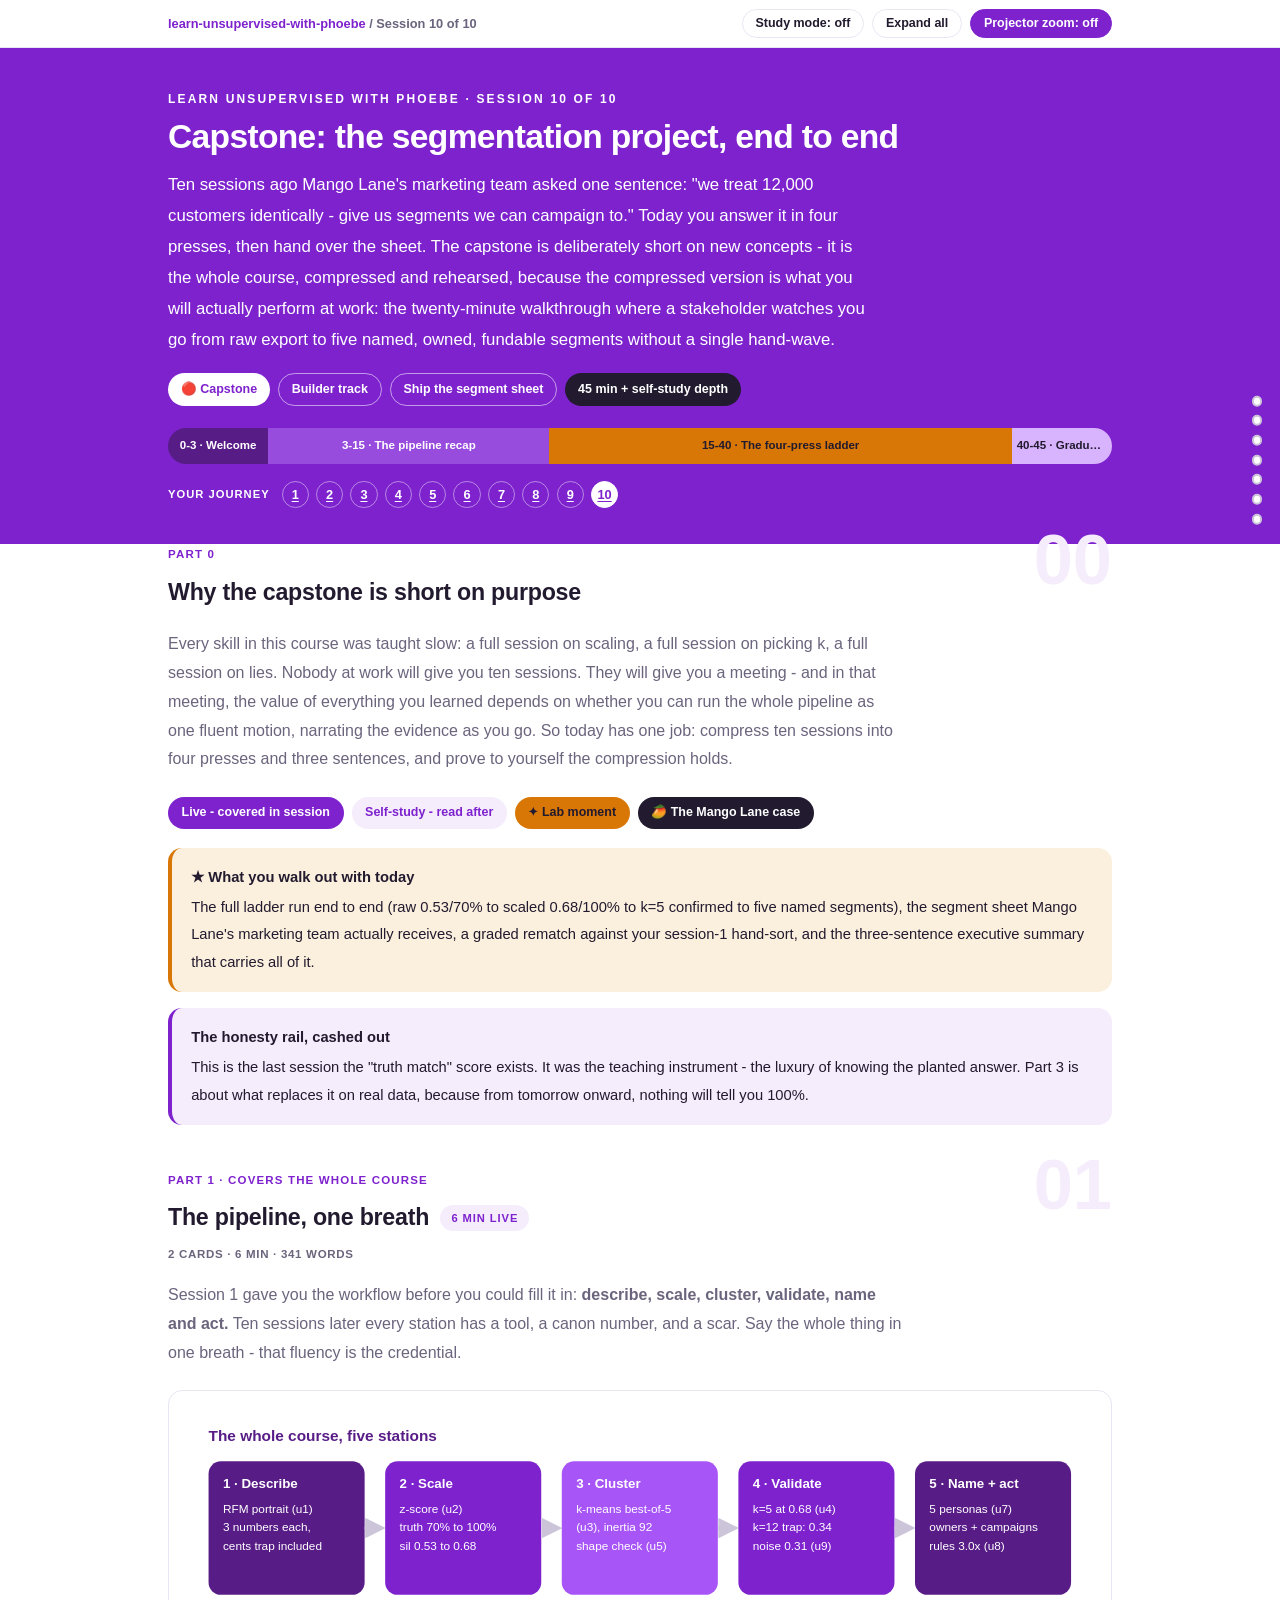
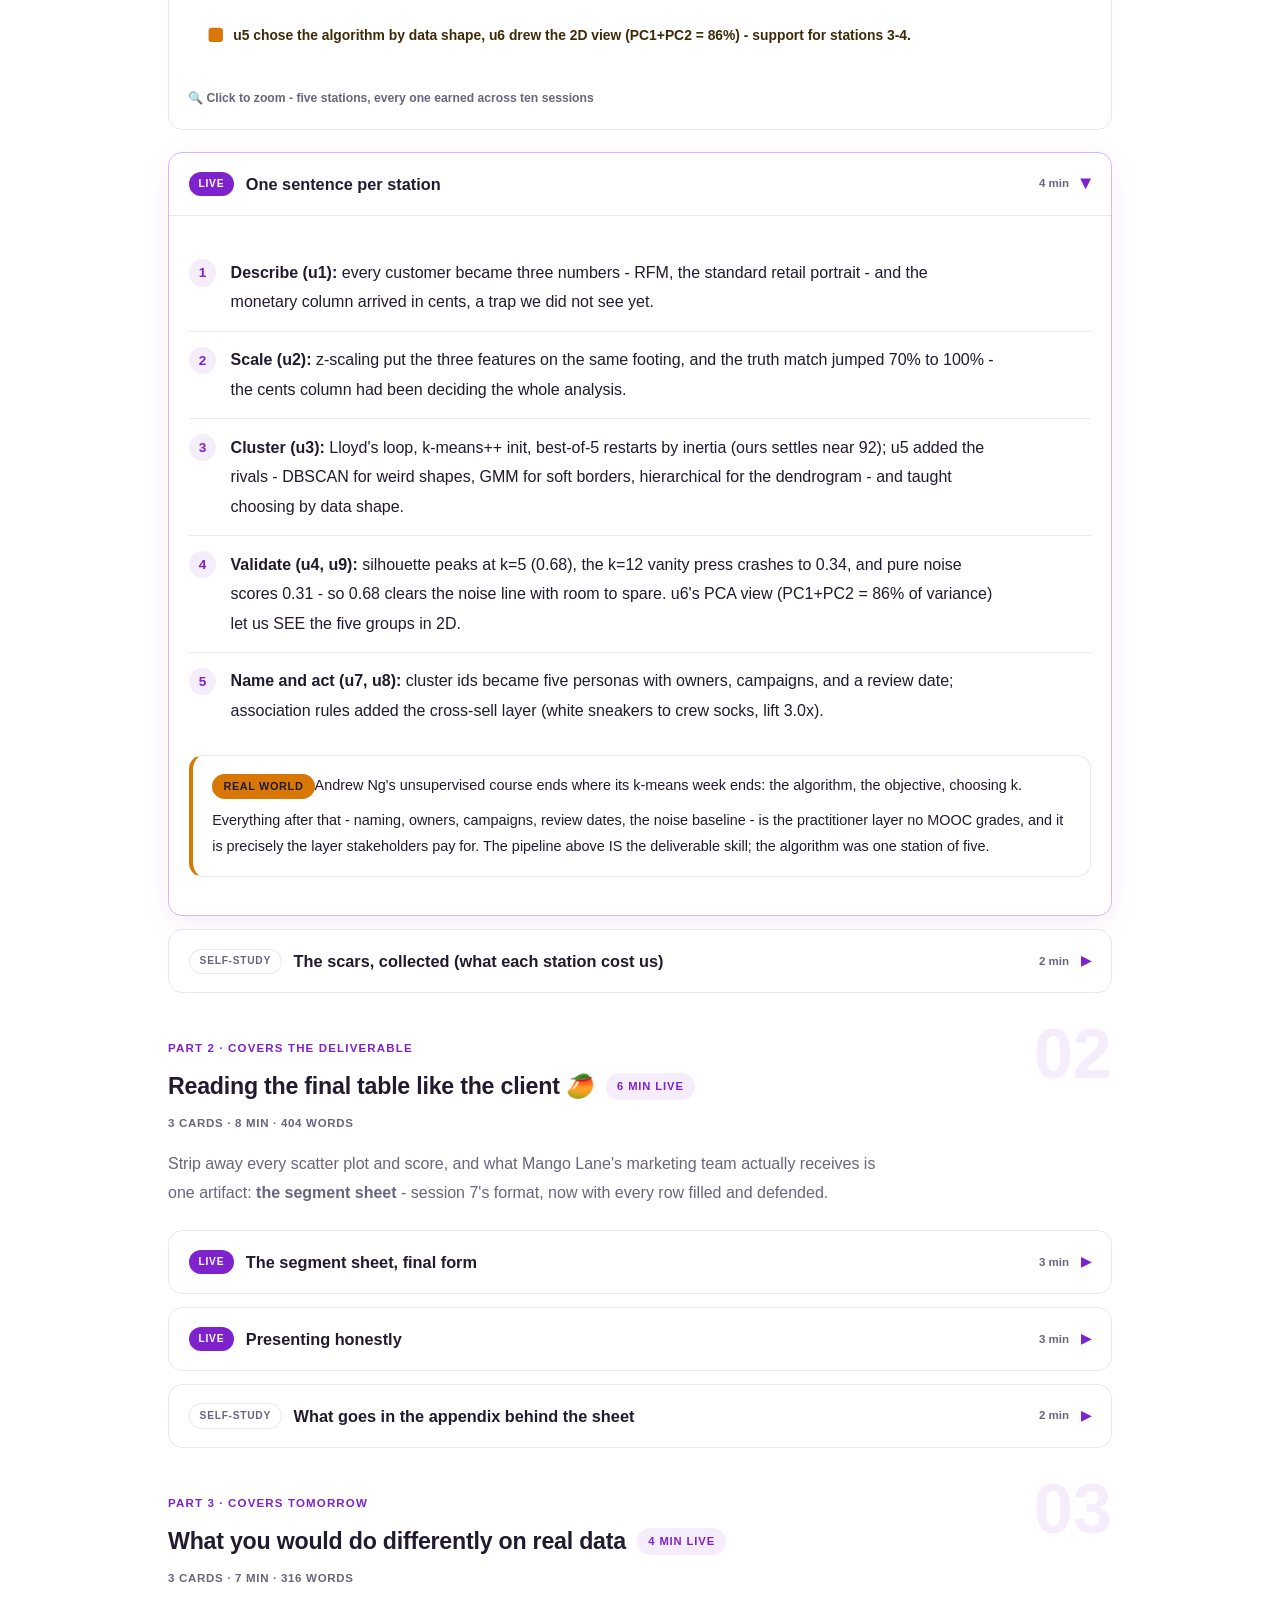
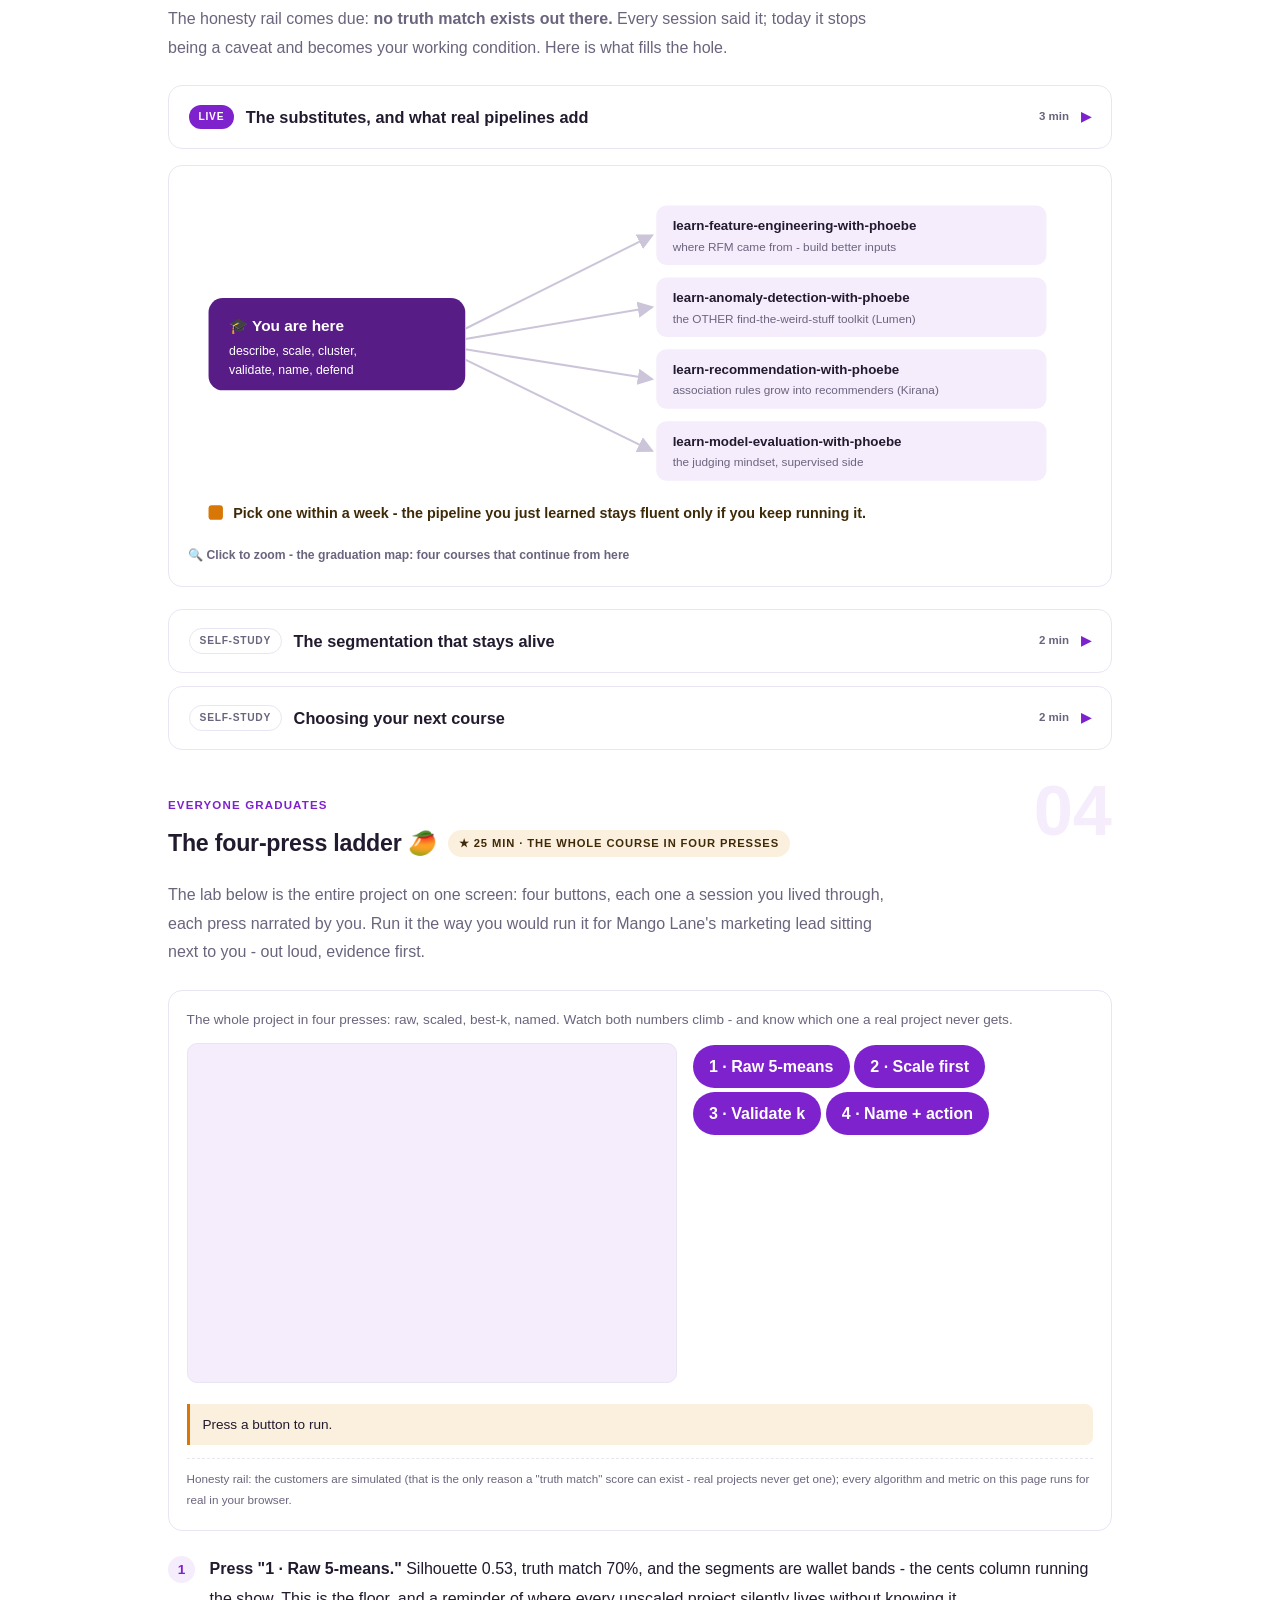
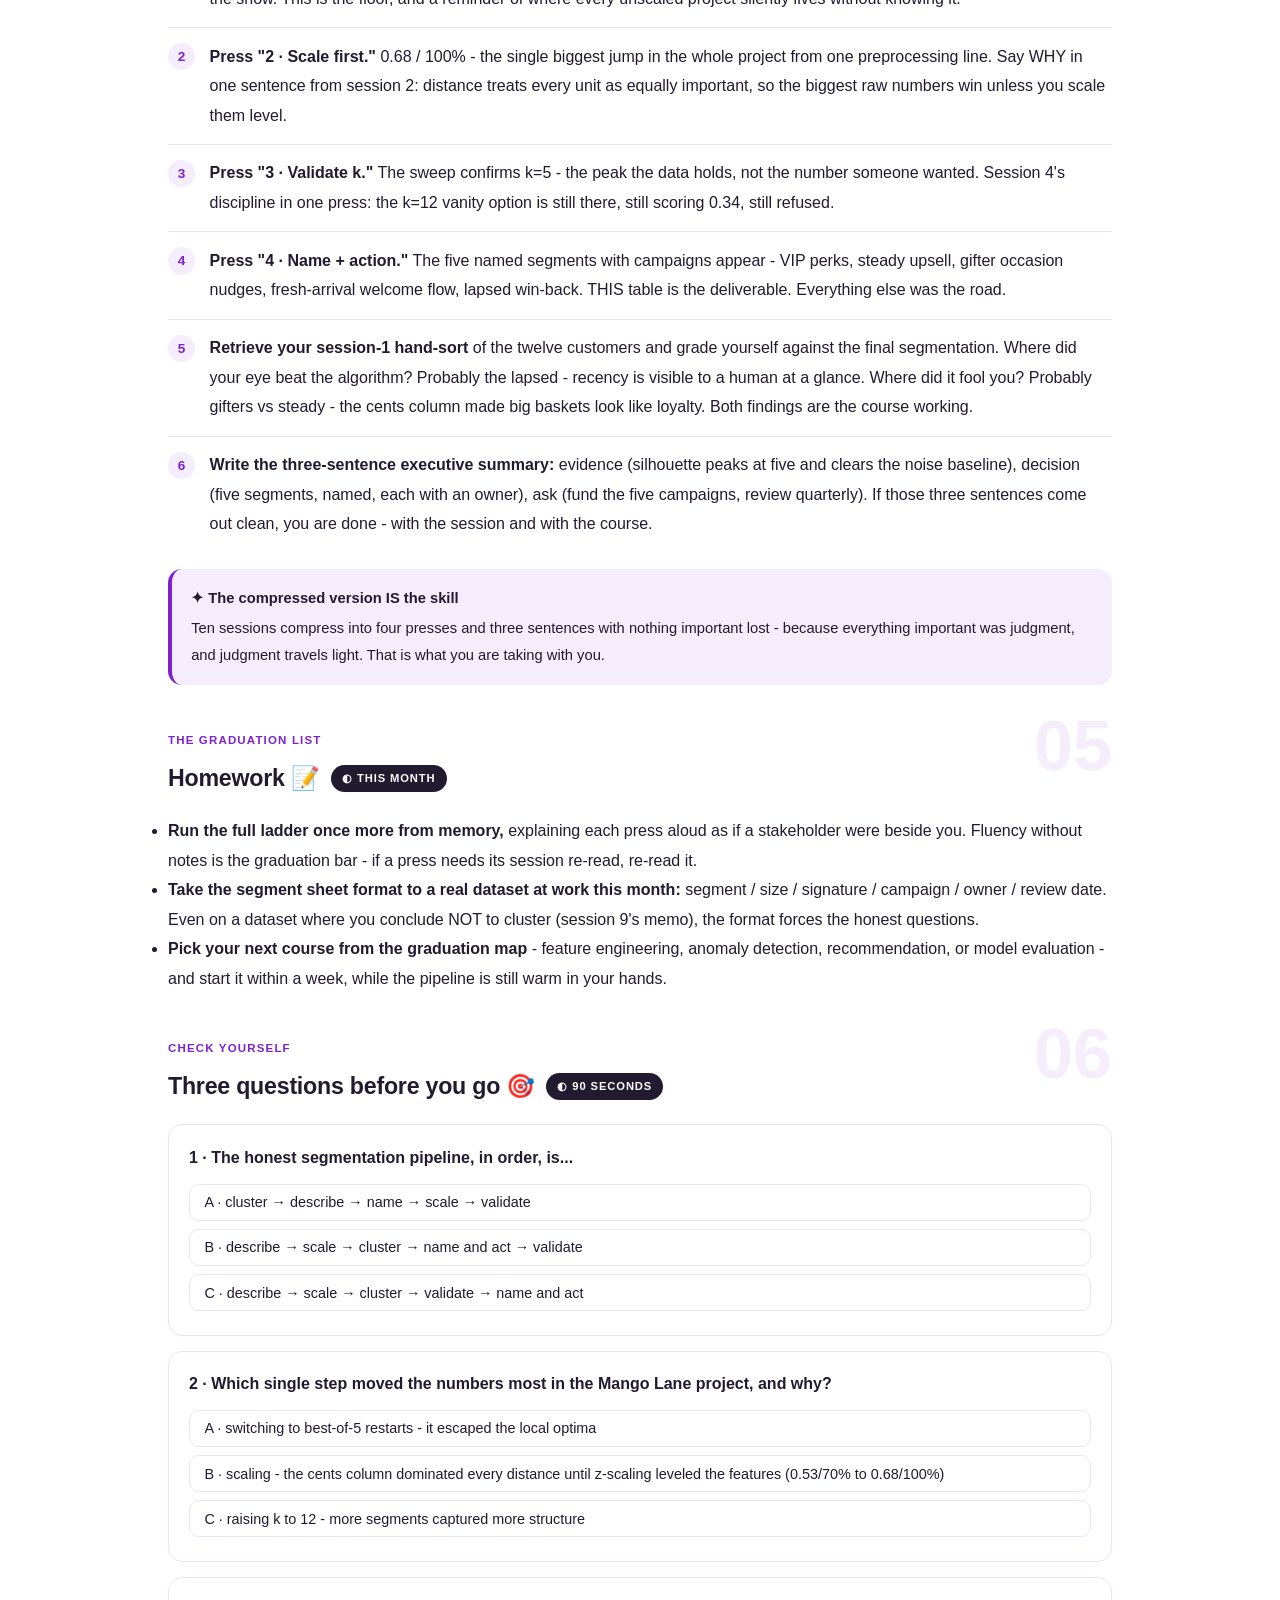
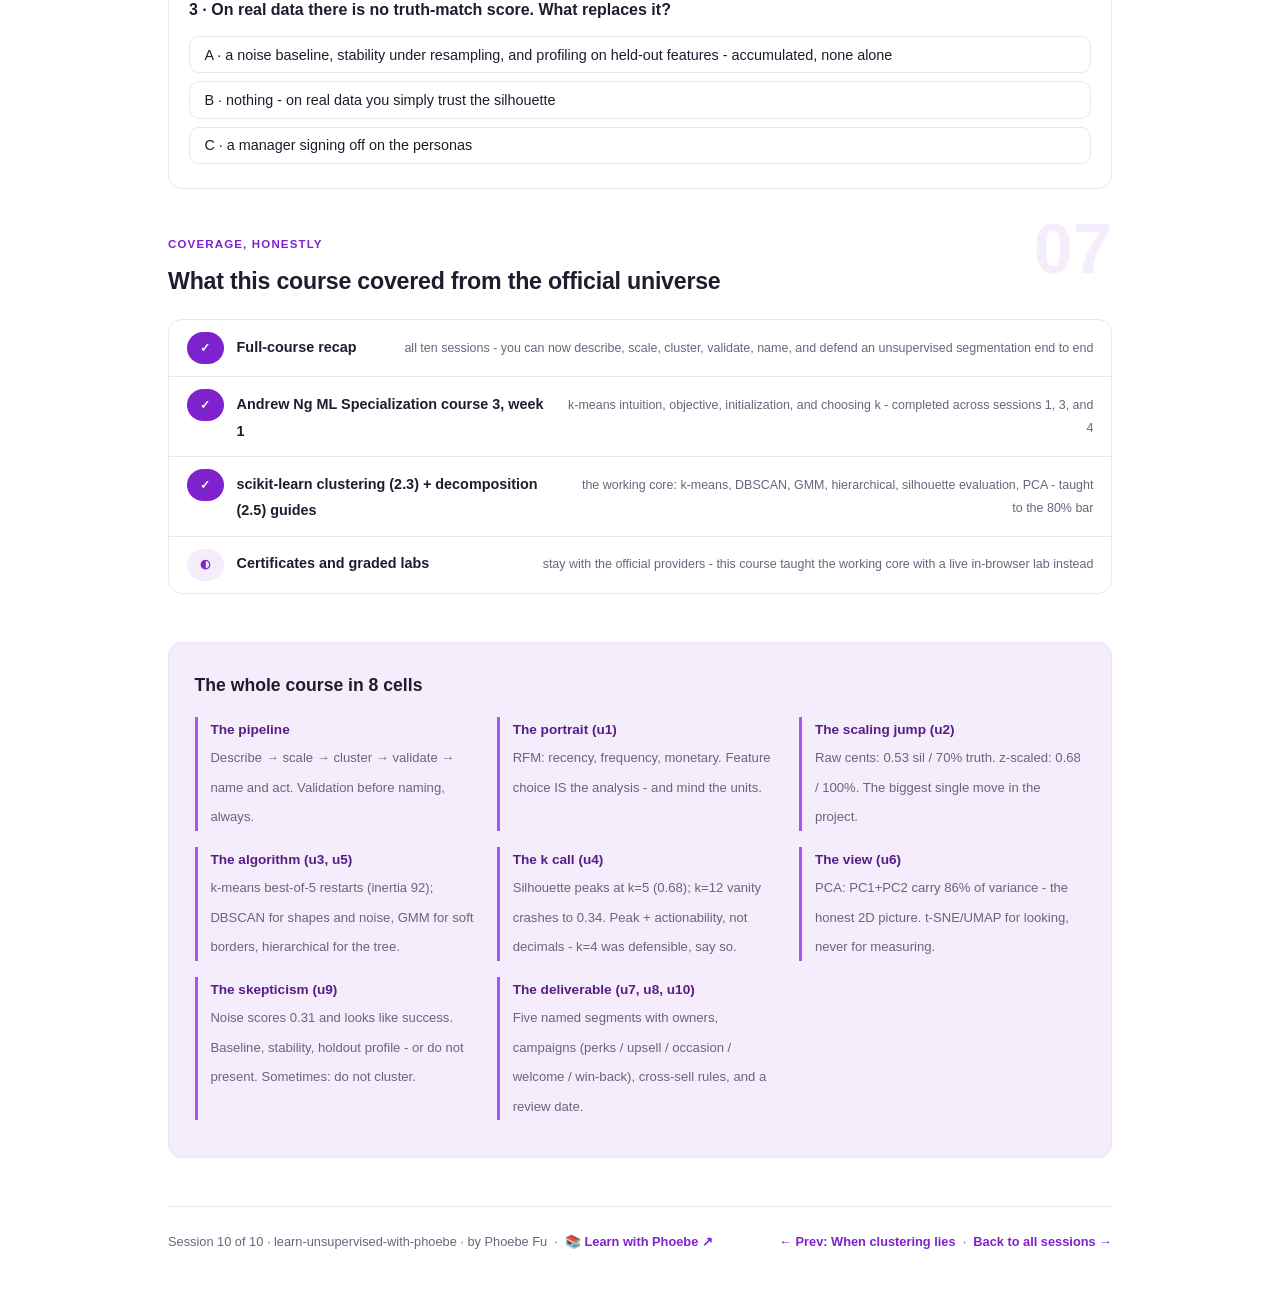
<file: courses/u10-capstone-the-segmentation-project.html>
<!DOCTYPE html>
<html lang="en">
<head>
<meta charset="UTF-8">
<meta name="viewport" content="width=device-width, initial-scale=1.0">
<!-- social:start -->
<meta name="description" content="Every skill in this course was taught slow: a full session on scaling, a full session on picking k, a full session on lies. Nobody at work will give you ten sessions. They will give you a...">
<meta property="og:type" content="article">
<meta property="og:site_name" content="Learn with Phoebe">
<meta property="og:title" content="Capstone: the segmentation project, end to end - learn unsupervised with phoebe">
<meta property="og:description" content="Every skill in this course was taught slow: a full session on scaling, a full session on picking k, a full session on lies. Nobody at work will give you ten sessions. They will give you a...">
<meta property="og:url" content="https://phoebefu6.github.io/learn-unsupervised-with-phoebe/courses/u10-capstone-the-segmentation-project.html">
<meta property="og:image" content="https://phoebefu6.github.io/learn-unsupervised-with-phoebe/assets/og-cover.png">
<meta property="og:image:width" content="1200">
<meta property="og:image:height" content="630">
<meta name="twitter:card" content="summary_large_image">
<meta name="twitter:title" content="Capstone: the segmentation project, end to end - learn unsupervised with phoebe">
<meta name="twitter:description" content="Every skill in this course was taught slow: a full session on scaling, a full session on picking k, a full session on lies. Nobody at work will give you ten sessions. They will give you a...">
<meta name="twitter:image" content="https://phoebefu6.github.io/learn-unsupervised-with-phoebe/assets/og-cover.png">
<!-- social:end -->
<title>Session 10 · Capstone: the segmentation project, end to end - learn unsupervised with phoebe</title>
<link rel="stylesheet" href="../assets/style.css?v=27">
</head>
<body>

<div class="toolbar">
  <div class="wrap">
    <span class="crumb"><a href="../index.html">learn-unsupervised-with-phoebe</a> / Session 10 of 10</span>
    <button class="btn" id="toggle-all" type="button">Expand all</button>
    <button class="btn primary" id="zoom-toggle" type="button">Projector zoom: off</button>
  </div>
</div>

<header class="masthead">
  <div class="wrap">
    <div class="eyebrow">Learn Unsupervised with Phoebe · Session 10 of 10</div>
    <h1>Capstone: the segmentation project, <span class="accent">end to end</span></h1>
    <p class="sub">Ten sessions ago Mango Lane's marketing team asked one sentence: "we treat 12,000 customers identically - give us segments we can campaign to." Today you answer it in four presses, then hand over the sheet. The capstone is deliberately short on new concepts - it is the whole course, compressed and rehearsed, because the compressed version is what you will actually perform at work: the twenty-minute walkthrough where a stakeholder watches you go from raw export to five named, owned, fundable segments without a single hand-wave.</p>
    <div class="chip-row">
      <span class="chip level">🔴 Capstone</span>
      <span class="chip audience">Builder track</span>
      <span class="chip audience">Ship the segment sheet</span>
      <span class="chip time">45 min + self-study depth</span>
    </div>
    <div class="agenda">
      <span class="a1" style="flex:1">0-3 · Welcome</span>
      <span class="a2" style="flex:3">3-15 · The pipeline recap</span>
      <span class="a3" style="flex:5">15-40 · The four-press ladder</span>
      <span class="a4" style="flex:1">40-45 · Graduation</span>
    </div>
  </div>
</header>

<main class="wrap">

  <!-- ============ INTRO ============ -->
  <section class="section" id="intro">
    <div class="section-kicker">
      <span class="klabel">Part 0</span>
      <h2>Why the capstone is short on purpose</h2>
    </div>
    <p class="lede">Every skill in this course was taught slow: a full session on scaling, a full session on picking k, a full session on lies. Nobody at work will give you ten sessions. They will give you a meeting - and in that meeting, the value of everything you learned depends on whether you can run the whole pipeline as one fluent motion, narrating the evidence as you go. So today has one job: compress ten sessions into four presses and three sentences, and prove to yourself the compression holds.</p>
    <div class="legend">
      <span class="pill solid">Live - covered in session</span>
      <span class="pill light">Self-study - read after</span>
      <span class="pill peach">✦ Lab moment</span>
      <span class="pill inkpill">🥭 The Mango Lane case</span>
    </div>
    <div class="callout win">
      <strong>★ What you walk out with today</strong>
      The full ladder run end to end (raw 0.53/70% to scaled 0.68/100% to k=5 confirmed to five named segments), the segment sheet Mango Lane's marketing team actually receives, a graded rematch against your session-1 hand-sort, and the three-sentence executive summary that carries all of it.
    </div>
    <div class="callout tip">
      <strong>The honesty rail, cashed out</strong>
      This is the last session the "truth match" score exists. It was the teaching instrument - the luxury of knowing the planted answer. Part 3 is about what replaces it on real data, because from tomorrow onward, nothing will tell you 100%.
    </div>
  </section>

  <!-- ============ PART 1: THE PIPELINE, ONE BREATH ============ -->
  <section class="section" id="pipeline">
    <div class="section-kicker">
      <span class="klabel">Part 1 · covers the whole course</span>
      <h2>The pipeline, one breath <span class="tag concept">6 min live</span></h2>
    </div>
    <p class="lede">Session 1 gave you the workflow before you could fill it in: <strong>describe, scale, cluster, validate, name and act.</strong> Ten sessions later every station has a tool, a canon number, and a scar. Say the whole thing in one breath - that fluency is the credential.</p>

    <figure class="zoomable">
      <svg viewBox="0 0 880 260" xmlns="http://www.w3.org/2000/svg" role="img" aria-label="The five-station pipeline with session numbers and canon numbers">
        <style>
          .cpH { font: 800 13px Inter, sans-serif; fill: #FFFFFF; }
          .cpX { font: 400 11.5px Inter, sans-serif; fill: #FFFFFF; }
          .cpC { font: 800 15px Inter, sans-serif; fill: #581C87; }
          .cpN { font: 600 13.5px Inter, sans-serif; fill: #3F2A08; }
        </style>
        <defs>
          <marker id="cpAh" markerWidth="8" markerHeight="8" refX="7" refY="4" orient="auto">
            <path d="M0,0 L8,4 L0,8 z" fill="#CCC5D9"/>
          </marker>
        </defs>
        <text class="cpC" x="20" y="30">The whole course, five stations</text>
        <rect x="20" y="50" width="152" height="130" rx="12" fill="#581C87"/>
        <text class="cpH" x="34" y="76">1 · Describe</text>
        <text class="cpX" x="34" y="100">RFM portrait (u1)</text>
        <text class="cpX" x="34" y="118">3 numbers each,</text>
        <text class="cpX" x="34" y="136">cents trap included</text>
        <line x1="172" y1="115" x2="190" y2="115" stroke="#CCC5D9" stroke-width="2.5" marker-end="url(#cpAh)"/>
        <rect x="192" y="50" width="152" height="130" rx="12" fill="#7E22CE"/>
        <text class="cpH" x="206" y="76">2 · Scale</text>
        <text class="cpX" x="206" y="100">z-score (u2)</text>
        <text class="cpX" x="206" y="118">truth 70% to 100%</text>
        <text class="cpX" x="206" y="136">sil 0.53 to 0.68</text>
        <line x1="344" y1="115" x2="362" y2="115" stroke="#CCC5D9" stroke-width="2.5" marker-end="url(#cpAh)"/>
        <rect x="364" y="50" width="152" height="130" rx="12" fill="#A855F7"/>
        <text class="cpH" x="378" y="76">3 · Cluster</text>
        <text class="cpX" x="378" y="100">k-means best-of-5</text>
        <text class="cpX" x="378" y="118">(u3), inertia 92</text>
        <text class="cpX" x="378" y="136">shape check (u5)</text>
        <line x1="516" y1="115" x2="534" y2="115" stroke="#CCC5D9" stroke-width="2.5" marker-end="url(#cpAh)"/>
        <rect x="536" y="50" width="152" height="130" rx="12" fill="#7E22CE"/>
        <text class="cpH" x="550" y="76">4 · Validate</text>
        <text class="cpX" x="550" y="100">k=5 at 0.68 (u4)</text>
        <text class="cpX" x="550" y="118">k=12 trap: 0.34</text>
        <text class="cpX" x="550" y="136">noise 0.31 (u9)</text>
        <line x1="688" y1="115" x2="706" y2="115" stroke="#CCC5D9" stroke-width="2.5" marker-end="url(#cpAh)"/>
        <rect x="708" y="50" width="152" height="130" rx="12" fill="#581C87"/>
        <text class="cpH" x="722" y="76">5 · Name + act</text>
        <text class="cpX" x="722" y="100">5 personas (u7)</text>
        <text class="cpX" x="722" y="118">owners + campaigns</text>
        <text class="cpX" x="722" y="136">rules 3.0x (u8)</text>
        <rect x="20" y="212" width="14" height="14" rx="3" fill="#D97706"/>
        <text class="cpN" x="44" y="224">u5 chose the algorithm by data shape, u6 drew the 2D view (PC1+PC2 = 86%) - support for stations 3-4.</text>
      </svg>
      <figcaption>🔍 Click to zoom - five stations, every one earned across ten sessions</figcaption>
    </figure>

    <details class="card" open>
      <summary><span class="mode live">Live</span>One sentence per station<span class="mini">4 min</span><span class="caret">▶</span></summary>
      <div class="body">
        <div class="steps">
          <div class="step"><p><strong>Describe (u1):</strong> every customer became three numbers - RFM, the standard retail portrait - and the monetary column arrived in cents, a trap we did not see yet.</p></div>
          <div class="step"><p><strong>Scale (u2):</strong> z-scaling put the three features on the same footing, and the truth match jumped 70% to 100% - the cents column had been deciding the whole analysis.</p></div>
          <div class="step"><p><strong>Cluster (u3):</strong> Lloyd's loop, k-means++ init, best-of-5 restarts by inertia (ours settles near 92); u5 added the rivals - DBSCAN for weird shapes, GMM for soft borders, hierarchical for the dendrogram - and taught choosing by data shape.</p></div>
          <div class="step"><p><strong>Validate (u4, u9):</strong> silhouette peaks at k=5 (0.68), the k=12 vanity press crashes to 0.34, and pure noise scores 0.31 - so 0.68 clears the noise line with room to spare. u6's PCA view (PC1+PC2 = 86% of variance) let us SEE the five groups in 2D.</p></div>
          <div class="step"><p><strong>Name and act (u7, u8):</strong> cluster ids became five personas with owners, campaigns, and a review date; association rules added the cross-sell layer (white sneakers to crew socks, lift 3.0x).</p></div>
        </div>
        <div class="callout example"><span class="ex-pill">Real world</span>Andrew Ng's unsupervised course ends where its k-means week ends: the algorithm, the objective, choosing k. Everything after that - naming, owners, campaigns, review dates, the noise baseline - is the practitioner layer no MOOC grades, and it is precisely the layer stakeholders pay for. The pipeline above IS the deliverable skill; the algorithm was one station of five.</div>
      </div>
    </details>

    <details class="card">
      <summary><span class="mode self">Self-study</span>The scars, collected (what each station cost us)<span class="mini">2 min</span><span class="caret">▶</span></summary>
      <div class="body">
        <p>A pipeline recited without its failures is a brochure. Ours earned three scars worth keeping: the <strong>cents column</strong> (u2) - a harmless-looking unit choice that owned the whole analysis until one z-scaling line took the megaphone away; the <strong>unlucky start</strong> (u3) - a single random initialization locking at inertia 278 and 65% truth, cured by best-of-5 restarts; and the <strong>k=12 vanity press</strong> (u4) - twelve sophisticated-sounding segments scoring 0.34, three of them too small to fund. Each scar is a question you now ask automatically on any new project: what units? how many restarts? who chose this k, and with what evidence? That reflex is the course's real residue.</p>
      </div>
    </details>
  </section>

  <!-- ============ PART 2: READING THE FINAL TABLE ============ -->
  <section class="section" id="table">
    <div class="section-kicker">
      <span class="klabel">Part 2 · covers the deliverable</span>
      <h2>Reading the final table like the client 🥭 <span class="tag concept">6 min live</span></h2>
    </div>
    <p class="lede">Strip away every scatter plot and score, and what Mango Lane's marketing team actually receives is one artifact: <strong>the segment sheet</strong> - session 7's format, now with every row filled and defended.</p>

    <details class="card">
      <summary><span class="mode live">Live</span>The segment sheet, final form<span class="mini">3 min</span><span class="caret">▶</span></summary>
      <div class="body">
        <table class="clean">
          <tr><th>Segment</th><th>Size</th><th>Signature (from the 300-customer lab sample)</th><th>Campaign</th></tr>
          <tr><td>VIP regulars</td><td>55</td><td>F about 22 orders/yr, $115 basket - the loyal core</td><td>Perks program</td></tr>
          <tr><td>Steady mid-basket</td><td>90</td><td>F about 9, $70 basket - the big reliable middle</td><td>Upsell</td></tr>
          <tr><td>One-time gifters</td><td>60</td><td>F about 1.2, $98 basket - bought once, spent well</td><td>Occasion nudges</td></tr>
          <tr><td>Fresh arrivals</td><td>45</td><td>F about 3, $45 basket - new, still deciding</td><td>Welcome flow</td></tr>
          <tr><td>Lapsed big spenders</td><td>50</td><td>R about 225 days, $93 basket - valuable and gone</td><td>Win-back</td></tr>
        </table>
        <p>Read it the way the client will: five rows, each with a size worth funding, a signature a marketer can picture, and a campaign someone owns. No silhouettes on this page - the scores live in the appendix, the decisions live here. That separation is deliberate: the sheet is for acting, the appendix is for auditing.</p>
      </div>
    </details>

    <details class="card">
      <summary><span class="mode live">Live</span>Presenting honestly<span class="mini">3 min</span><span class="caret">▶</span></summary>
      <div class="body">
        <p>Three disciplines turn a good analysis into a trustworthy presentation:</p>
        <ul>
          <li><strong>Lead with what the evidence supports.</strong> "Silhouette peaks at five and clears the noise baseline" comes before any persona story - evidence first, narrative second.</li>
          <li><strong>State judgment as judgment.</strong> Remember session 4's honest wobble: k=4 at 0.66 was genuinely defensible. Say so. "The data supports four-or-five; we chose five because the fresh arrivals separate cleanly and marketing wants the welcome flow" is stronger, not weaker, for admitting the call.</li>
          <li><strong>Name the review date.</strong> Segments drift. A sheet without a review date is a snapshot posing as a truth; ours says quarterly, out loud, in the meeting.</li>
        </ul>
        <div class="callout example"><span class="ex-pill">Real world</span>Watch what happens to analysts who overclaim: the first time a stakeholder catches "the algorithm discovered five customer types" being quietly walked back, every future deck gets discounted. The analysts with ten-year reputations are the ones who said "we chose to slice five ways, and here is the evidence" from the start. Precision about certainty compounds like interest.</div>
      </div>
    </details>

    <details class="card">
      <summary><span class="mode self">Self-study</span>What goes in the appendix behind the sheet<span class="mini">2 min</span><span class="caret">▶</span></summary>
      <div class="body">
        <p>The sheet acts; the appendix audits. When someone technical asks "how do we know these are real," the appendix answers without a meeting: the silhouette-by-k curve with its peak at 5 (0.68) and the k=12 point at 0.34, the noise baseline (0.31) drawn as a line under everything, the scaling before/after pair (0.53 to 0.68), the PCA view (PC1+PC2 = 86%) with segments colored, and the segment profiles on features that were NOT clustered on. Five artifacts, one page each, zero narrative - the evidence stands or it does not. Building the appendix takes an hour when the pipeline is fresh and a week of archaeology when it is not; build it the same day you build the sheet.</p>
      </div>
    </details>
  </section>

  <!-- ============ PART 3: REAL DATA ============ -->
  <section class="section" id="realdata">
    <div class="section-kicker">
      <span class="klabel">Part 3 · covers tomorrow</span>
      <h2>What you would do differently on real data <span class="tag concept">4 min live</span></h2>
    </div>
    <p class="lede">The honesty rail comes due: <strong>no truth match exists out there.</strong> Every session said it; today it stops being a caveat and becomes your working condition. Here is what fills the hole.</p>

    <details class="card">
      <summary><span class="mode live">Live</span>The substitutes, and what real pipelines add<span class="mini">3 min</span><span class="caret">▶</span></summary>
      <div class="body">
        <p><strong>What replaces the truth match:</strong> the noise baseline (does your score clear same-shape random data by a real margin?), stability under resampling (do the groups keep forming?), and holdout profiling (do segments differ on features you did not cluster on?). Three imperfect checks, accumulated - session 9's whole checklist, now load-bearing.</p>
        <p><strong>What real pipelines add:</strong> fresh data on a schedule (quarterly at minimum for retail), segment-migration alerts (when customers flow between segments faster than usual, something changed - in them or in your pipeline), and a data contract on the RFM inputs so the next unit change arrives as a diff to review instead of a silent cents-style ambush.</p>
      </div>
    </details>

    <figure class="zoomable">
      <svg viewBox="0 0 880 340" xmlns="http://www.w3.org/2000/svg" role="img" aria-label="Graduation map: four courses that continue from here">
        <style>
          .grW { font: 800 15px Inter, sans-serif; fill: #FFFFFF; }
          .grV { font: 400 12px Inter, sans-serif; fill: #FFFFFF; }
          .grT { font: 700 13px Inter, sans-serif; fill: #221A2E; }
          .grX { font: 400 11.5px Inter, sans-serif; fill: #6B647D; }
          .grN { font: 600 14px Inter, sans-serif; fill: #3F2A08; }
        </style>
        <defs>
          <marker id="grAh" markerWidth="8" markerHeight="8" refX="7" refY="4" orient="auto">
            <path d="M0,0 L8,4 L0,8 z" fill="#CCC5D9"/>
          </marker>
        </defs>
        <rect x="20" y="110" width="250" height="90" rx="14" fill="#581C87"/>
        <text class="grW" x="40" y="142">🎓 You are here</text>
        <text class="grV" x="40" y="166">describe, scale, cluster,</text>
        <text class="grV" x="40" y="184">validate, name, defend</text>
        <line x1="270" y1="140" x2="452" y2="49" stroke="#CCC5D9" stroke-width="2" marker-end="url(#grAh)"/>
        <line x1="270" y1="150" x2="452" y2="119" stroke="#CCC5D9" stroke-width="2" marker-end="url(#grAh)"/>
        <line x1="270" y1="160" x2="452" y2="189" stroke="#CCC5D9" stroke-width="2" marker-end="url(#grAh)"/>
        <line x1="270" y1="170" x2="452" y2="259" stroke="#CCC5D9" stroke-width="2" marker-end="url(#grAh)"/>
        <rect x="456" y="20" width="380" height="58" rx="10" fill="#F5EDFC"/>
        <text class="grT" x="472" y="44">learn-feature-engineering-with-phoebe</text>
        <text class="grX" x="472" y="64">where RFM came from - build better inputs</text>
        <rect x="456" y="90" width="380" height="58" rx="10" fill="#F5EDFC"/>
        <text class="grT" x="472" y="114">learn-anomaly-detection-with-phoebe</text>
        <text class="grX" x="472" y="134">the OTHER find-the-weird-stuff toolkit (Lumen)</text>
        <rect x="456" y="160" width="380" height="58" rx="10" fill="#F5EDFC"/>
        <text class="grT" x="472" y="184">learn-recommendation-with-phoebe</text>
        <text class="grX" x="472" y="204">association rules grow into recommenders (Kirana)</text>
        <rect x="456" y="230" width="380" height="58" rx="10" fill="#F5EDFC"/>
        <text class="grT" x="472" y="254">learn-model-evaluation-with-phoebe</text>
        <text class="grX" x="472" y="274">the judging mindset, supervised side</text>
        <rect x="20" y="312" width="14" height="14" rx="3" fill="#D97706"/>
        <text class="grN" x="44" y="324">Pick one within a week - the pipeline you just learned stays fluent only if you keep running it.</text>
      </svg>
      <figcaption>🔍 Click to zoom - the graduation map: four courses that continue from here</figcaption>
    </figure>

    <details class="card">
      <summary><span class="mode self">Self-study</span>The segmentation that stays alive<span class="mini">2 min</span><span class="caret">▶</span></summary>
      <div class="body">
        <p>A segmentation shipped once and never re-run is a photograph of customers who have since moved. The minimum viable maintenance plan fits in one table:</p>
        <table class="clean">
          <tr><th>Ritual</th><th>Cadence</th><th>What it catches</th></tr>
          <tr><td>Reprofile the segments</td><td>Quarterly</td><td>Drift in the signatures - the "steady middle" quietly becoming lighter baskets</td></tr>
          <tr><td>Segment-migration alert</td><td>Monthly (automated)</td><td>Unusual flow between segments - a real behavior change, or a pipeline change upstream</td></tr>
          <tr><td>Data contract check on RFM inputs</td><td>On every schema change</td><td>The next cents-style ambush arriving as a reviewable diff instead of a silent break</td></tr>
          <tr><td>Full re-validation (k sweep + baseline)</td><td>Yearly, or after big product shifts</td><td>The structure itself changing - five segments becoming four, or six</td></tr>
        </table>
        <p>Notice the asymmetry: shipping took ten sessions, staying honest takes a few hours a quarter. The review date on the segment sheet is the contract that makes those hours happen.</p>
      </div>
    </details>

    <details class="card">
      <summary><span class="mode self">Self-study</span>Choosing your next course<span class="mini">2 min</span><span class="caret">▶</span></summary>
      <div class="body">
        <p>Four honest routes onward. If your clusterings keep disappointing you, the inputs are usually the problem: <strong>learn-feature-engineering</strong>. If the pile's exceptions interest you more than its groups: <strong>learn-anomaly-detection</strong>, the second pillar of the unsupervised world. If session 8's basket rules were your favorite twenty minutes: <strong>learn-recommendation</strong> is where rules grow into real recommenders. And if you want the judging mindset with labels back in play: <strong>learn-model-evaluation</strong>. Any of the four will keep this course's muscles warm.</p>
      </div>
    </details>
  </section>

  <!-- ============ DEMO ============ -->
  <section class="section" id="demo">
    <div class="section-kicker">
      <span class="klabel">Everyone graduates</span>
      <h2>The four-press ladder 🥭 <span class="tag demo">★ 25 min · the whole course in four presses</span></h2>
    </div>
    <p class="lede">The lab below is the entire project on one screen: four buttons, each one a session you lived through, each press narrated by you. Run it the way you would run it for Mango Lane's marketing lead sitting next to you - out loud, evidence first.</p>

    <div id="cluster-live" data-mode="capstone"></div>

    <div class="steps">
      <div class="step"><p><strong>Press "1 · Raw 5-means."</strong> Silhouette 0.53, truth match 70%, and the segments are wallet bands - the cents column running the show. This is the floor, and a reminder of where every unscaled project silently lives without knowing it.</p></div>
      <div class="step"><p><strong>Press "2 · Scale first."</strong> 0.68 / 100% - the single biggest jump in the whole project from one preprocessing line. Say WHY in one sentence from session 2: distance treats every unit as equally important, so the biggest raw numbers win unless you scale them level.</p></div>
      <div class="step"><p><strong>Press "3 · Validate k."</strong> The sweep confirms k=5 - the peak the data holds, not the number someone wanted. Session 4's discipline in one press: the k=12 vanity option is still there, still scoring 0.34, still refused.</p></div>
      <div class="step"><p><strong>Press "4 · Name + action."</strong> The five named segments with campaigns appear - VIP perks, steady upsell, gifter occasion nudges, fresh-arrival welcome flow, lapsed win-back. THIS table is the deliverable. Everything else was the road.</p></div>
      <div class="step"><p><strong>Retrieve your session-1 hand-sort</strong> of the twelve customers and grade yourself against the final segmentation. Where did your eye beat the algorithm? Probably the lapsed - recency is visible to a human at a glance. Where did it fool you? Probably gifters vs steady - the cents column made big baskets look like loyalty. Both findings are the course working.</p></div>
      <div class="step"><p><strong>Write the three-sentence executive summary:</strong> evidence (silhouette peaks at five and clears the noise baseline), decision (five segments, named, each with an owner), ask (fund the five campaigns, review quarterly). If those three sentences come out clean, you are done - with the session and with the course.</p></div>
    </div>
    <div class="callout tip">
      <strong>✦ The compressed version IS the skill</strong>
      Ten sessions compress into four presses and three sentences with nothing important lost - because everything important was judgment, and judgment travels light. That is what you are taking with you.
    </div>
  </section>

  <!-- ============ EXERCISE ============ -->
  <section class="section" id="exercise">
    <div class="section-kicker">
      <span class="klabel">The graduation list</span>
      <h2>Homework 📝 <span class="tag exercise">◐ this month</span></h2>
    </div>
    <ul>
      <li><strong>Run the full ladder once more from memory,</strong> explaining each press aloud as if a stakeholder were beside you. Fluency without notes is the graduation bar - if a press needs its session re-read, re-read it.</li>
      <li><strong>Take the segment sheet format to a real dataset at work this month:</strong> segment / size / signature / campaign / owner / review date. Even on a dataset where you conclude NOT to cluster (session 9's memo), the format forces the honest questions.</li>
      <li><strong>Pick your next course from the graduation map</strong> - feature engineering, anomaly detection, recommendation, or model evaluation - and start it within a week, while the pipeline is still warm in your hands.</li>
    </ul>
  </section>

  <!-- ============ QUIZ ============ -->
  <section class="section" id="quiz">
    <div class="section-kicker">
      <span class="klabel">Check yourself</span>
      <h2>Three questions before you go 🎯 <span class="tag exercise">◐ 90 seconds</span></h2>
    </div>
    <div class="quiz-q" data-answer="2">
      <p class="qtext">1 · The honest segmentation pipeline, in order, is...</p>
      <button class="qopt" type="button">A · cluster → describe → name → scale → validate</button>
      <button class="qopt" type="button">B · describe → scale → cluster → name and act → validate</button>
      <button class="qopt" type="button">C · describe → scale → cluster → validate → name and act</button>
      <p class="qwhy">Validation comes BEFORE naming - the sequence is the discipline. Naming feels productive and is dangerously fun; the human brain will happily write a persona for a cloud of noise, which is why the checking happens first.</p>
    </div>
    <div class="quiz-q" data-answer="1">
      <p class="qtext">2 · Which single step moved the numbers most in the Mango Lane project, and why?</p>
      <button class="qopt" type="button">A · switching to best-of-5 restarts - it escaped the local optima</button>
      <button class="qopt" type="button">B · scaling - the cents column dominated every distance until z-scaling leveled the features (0.53/70% to 0.68/100%)</button>
      <button class="qopt" type="button">C · raising k to 12 - more segments captured more structure</button>
      <p class="qwhy">One preprocessing line beat every algorithmic refinement in the course. Distance treats units as importance, so the biggest raw numbers (cents, in the tens of thousands) owned the analysis until scaling took the megaphone away. k=12 went the other way: 0.34.</p>
    </div>
    <div class="quiz-q" data-answer="0">
      <p class="qtext">3 · On real data there is no truth-match score. What replaces it?</p>
      <button class="qopt" type="button">A · a noise baseline, stability under resampling, and profiling on held-out features - accumulated, none alone</button>
      <button class="qopt" type="button">B · nothing - on real data you simply trust the silhouette</button>
      <button class="qopt" type="button">C · a manager signing off on the personas</button>
      <p class="qwhy">The honesty rail cashed out: truth match existed only because the lab data was simulated. The working substitutes are session 9's checklist - imperfect checks that accumulate into earned confidence. A silhouette alone is exactly what noise at 0.31 teaches you not to trust uncalibrated.</p>
    </div>
    <p class="quiz-score"></p>
  </section>

  <!-- ============ SOURCES COVERED ============ -->
  <section class="section" id="official">
    <div class="section-kicker">
      <span class="klabel">Coverage, honestly</span>
      <h2>What this course covered from the official universe</h2>
    </div>
    <div class="covered">
      <div class="covered-row"><span class="status pill solid">✓</span><span class="name">Full-course recap</span><span class="note">all ten sessions - you can now describe, scale, cluster, validate, name, and defend an unsupervised segmentation end to end</span></div>
      <div class="covered-row"><span class="status pill solid">✓</span><span class="name">Andrew Ng ML Specialization course 3, week 1</span><span class="note">k-means intuition, objective, initialization, and choosing k - completed across sessions 1, 3, and 4</span></div>
      <div class="covered-row"><span class="status pill solid">✓</span><span class="name">scikit-learn clustering (2.3) + decomposition (2.5) guides</span><span class="note">the working core: k-means, DBSCAN, GMM, hierarchical, silhouette evaluation, PCA - taught to the 80% bar</span></div>
      <div class="covered-row"><span class="status pill light">◐</span><span class="name">Certificates and graded labs</span><span class="note">stay with the official providers - this course taught the working core with a live in-browser lab instead</span></div>
    </div>
    <p></p>
  </section>

  <!-- ============ CHEAT SHEET ============ -->
  <section class="cheat" id="cheatsheet">
    <h3>The whole course in 8 cells</h3>
    <div class="grid-2">
      <div class="cheat-item"><b>The pipeline</b><span>Describe → scale → cluster → validate → name and act. Validation before naming, always.</span></div>
      <div class="cheat-item"><b>The portrait (u1)</b><span>RFM: recency, frequency, monetary. Feature choice IS the analysis - and mind the units.</span></div>
      <div class="cheat-item"><b>The scaling jump (u2)</b><span>Raw cents: 0.53 sil / 70% truth. z-scaled: 0.68 / 100%. The biggest single move in the project.</span></div>
      <div class="cheat-item"><b>The algorithm (u3, u5)</b><span>k-means best-of-5 restarts (inertia 92); DBSCAN for shapes and noise, GMM for soft borders, hierarchical for the tree.</span></div>
      <div class="cheat-item"><b>The k call (u4)</b><span>Silhouette peaks at k=5 (0.68); k=12 vanity crashes to 0.34. Peak + actionability, not decimals - k=4 was defensible, say so.</span></div>
      <div class="cheat-item"><b>The view (u6)</b><span>PCA: PC1+PC2 carry 86% of variance - the honest 2D picture. t-SNE/UMAP for looking, never for measuring.</span></div>
      <div class="cheat-item"><b>The skepticism (u9)</b><span>Noise scores 0.31 and looks like success. Baseline, stability, holdout profile - or do not present. Sometimes: do not cluster.</span></div>
      <div class="cheat-item"><b>The deliverable (u7, u8, u10)</b><span>Five named segments with owners, campaigns (perks / upsell / occasion / welcome / win-back), cross-sell rules, and a review date.</span></div>
    </div>
  </section>

  <footer class="pagefoot">
    <span>Session 10 of 10 · learn-unsupervised-with-phoebe · by Phoebe Fu &nbsp;·&nbsp; 📚 <a href="https://phoebefu6.github.io/learn-with-phoebe/">Learn with Phoebe ↗</a></span>
    <span><a href="u9-when-clustering-lies.html">← Prev: When clustering lies</a> &nbsp;·&nbsp; <a href="../index.html">Back to all sessions →</a></span>
  </footer>

</main>

<script src="../assets/app.js?v=26"></script>
<script src="../assets/cluster-live.js?v=6"></script>
</body>
</html>
</file>
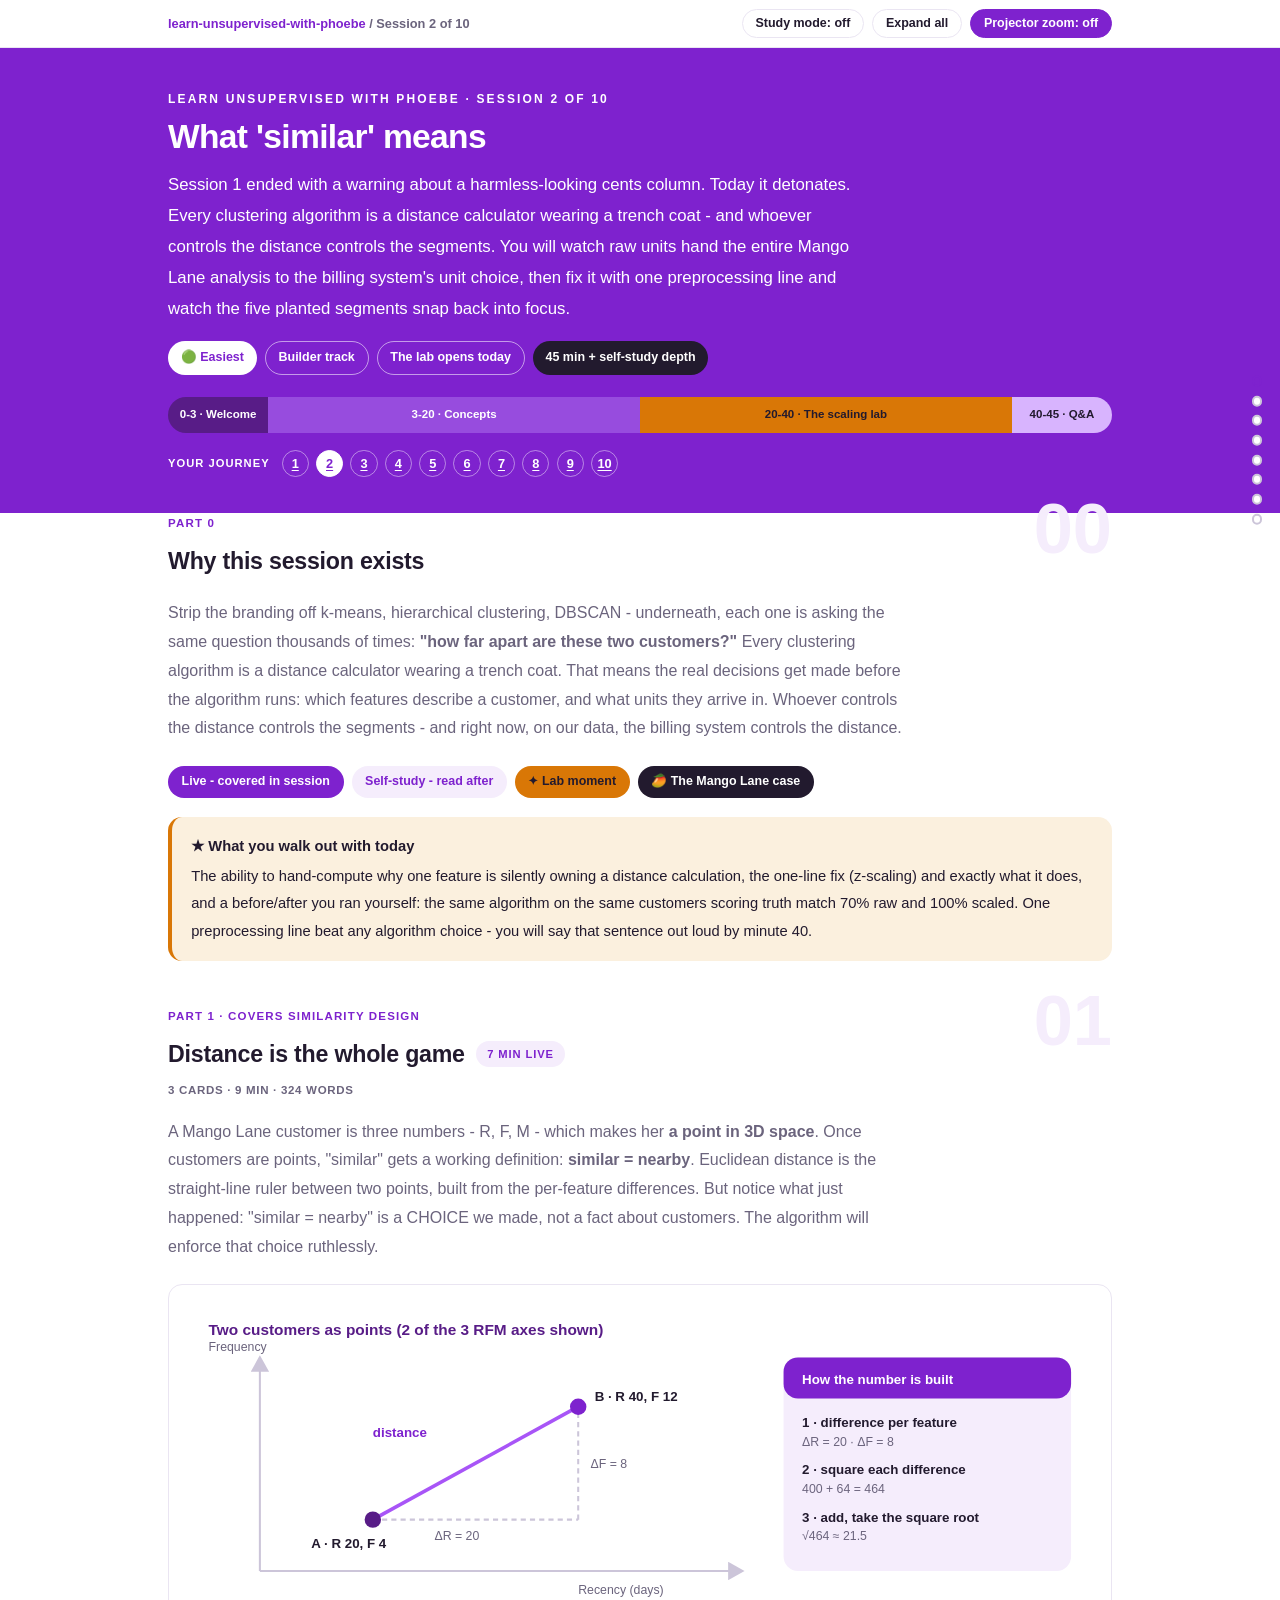
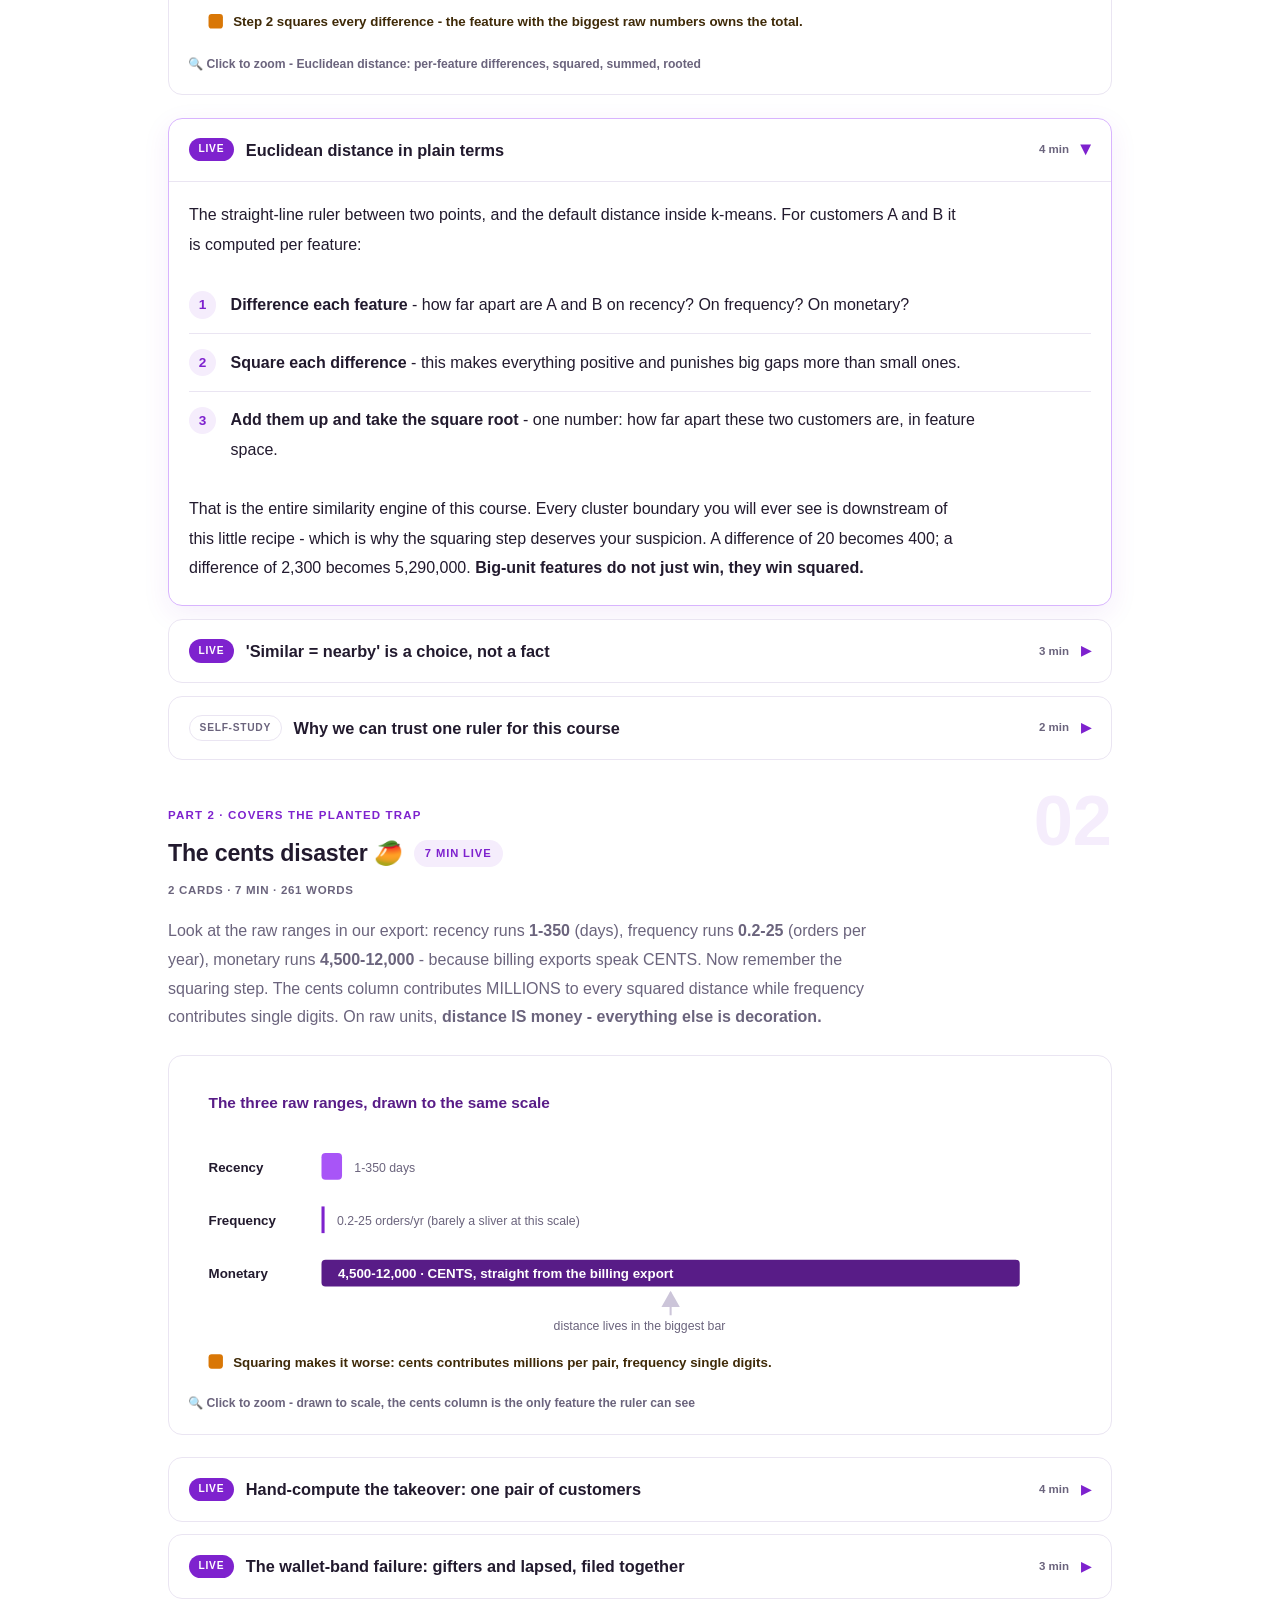
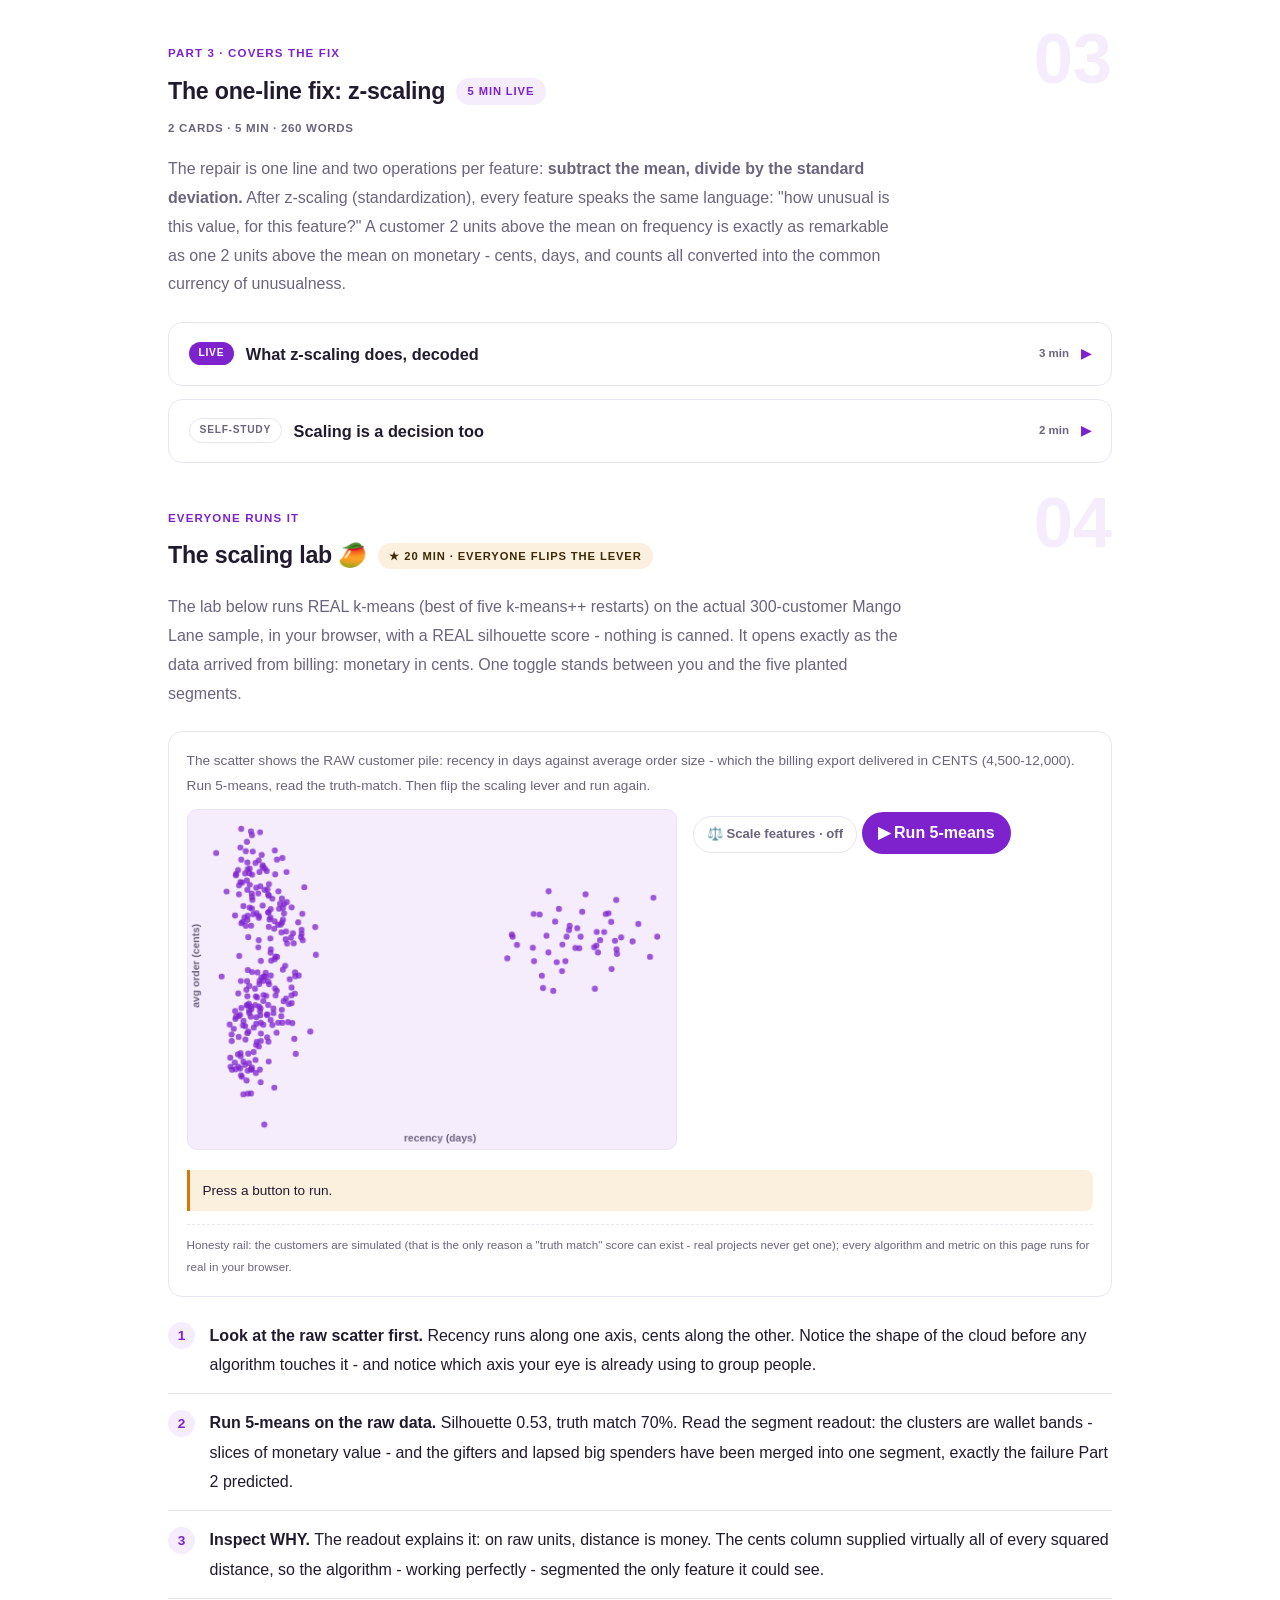
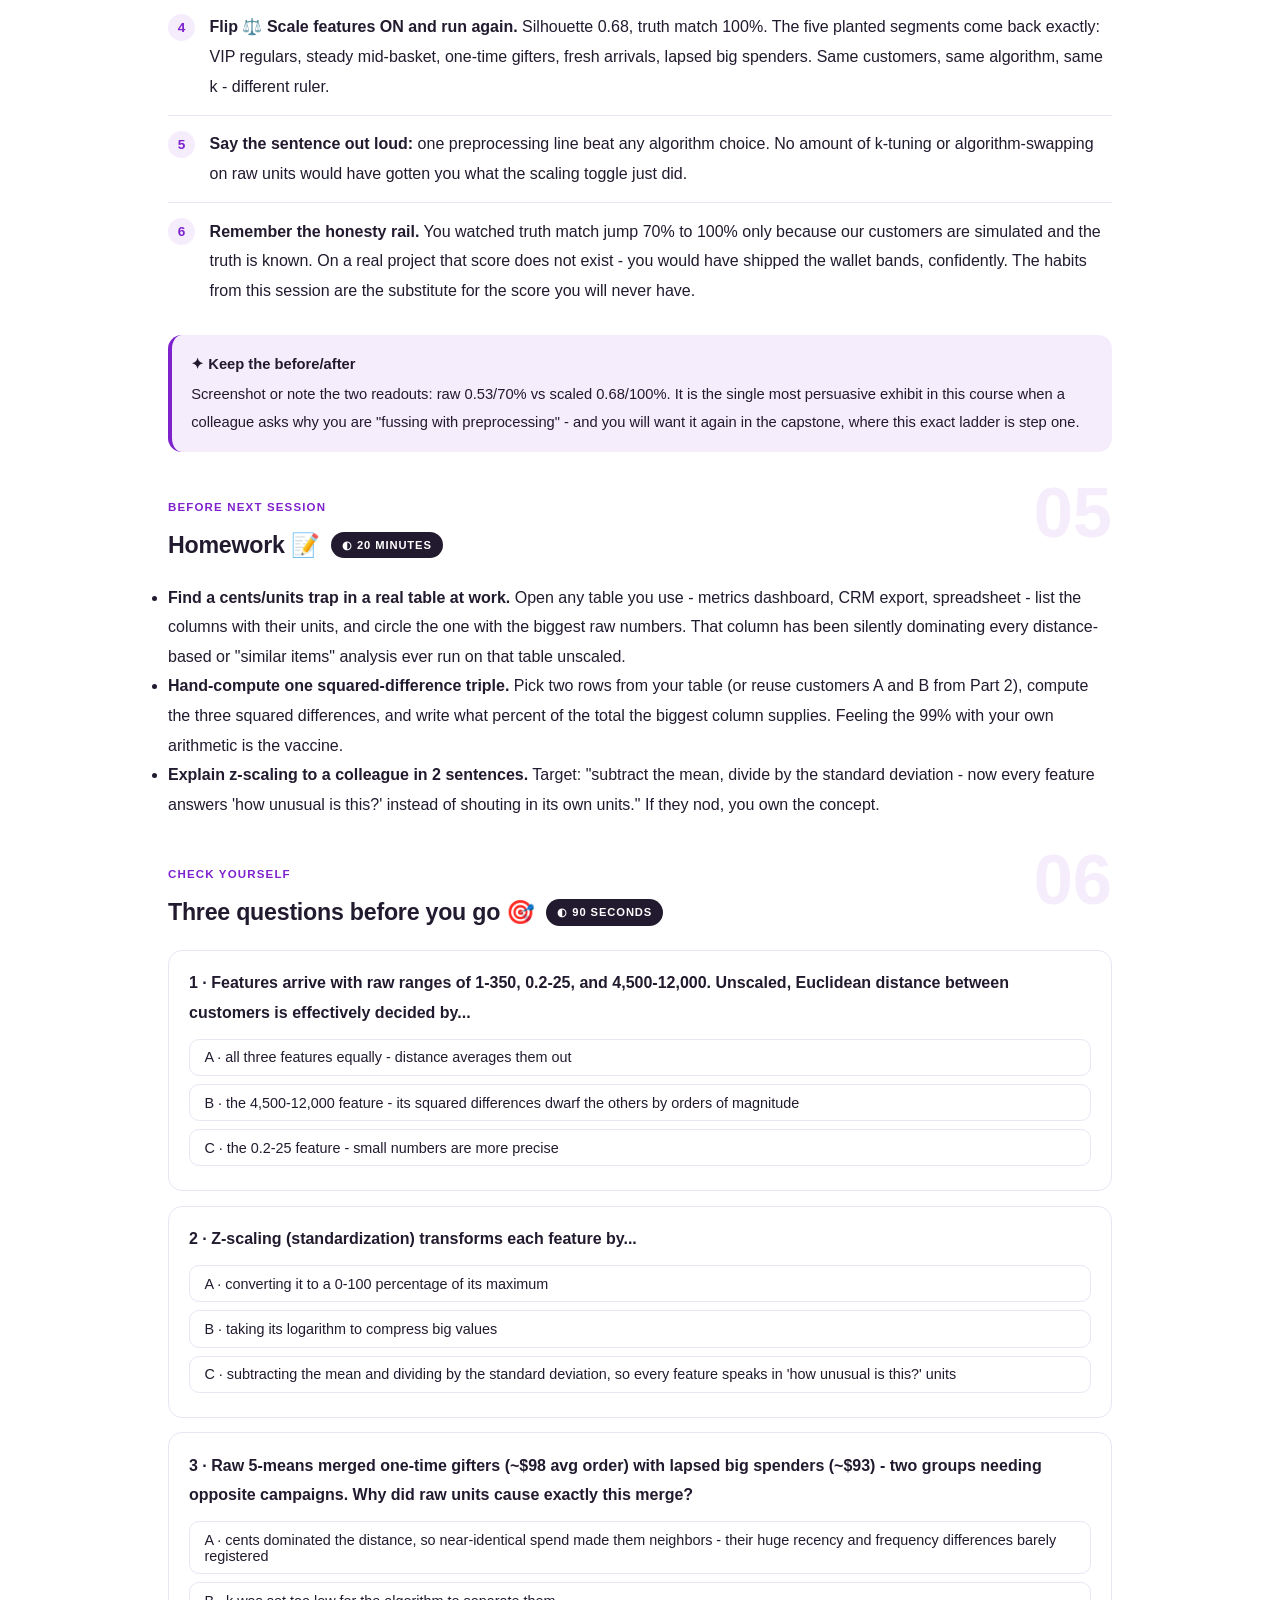
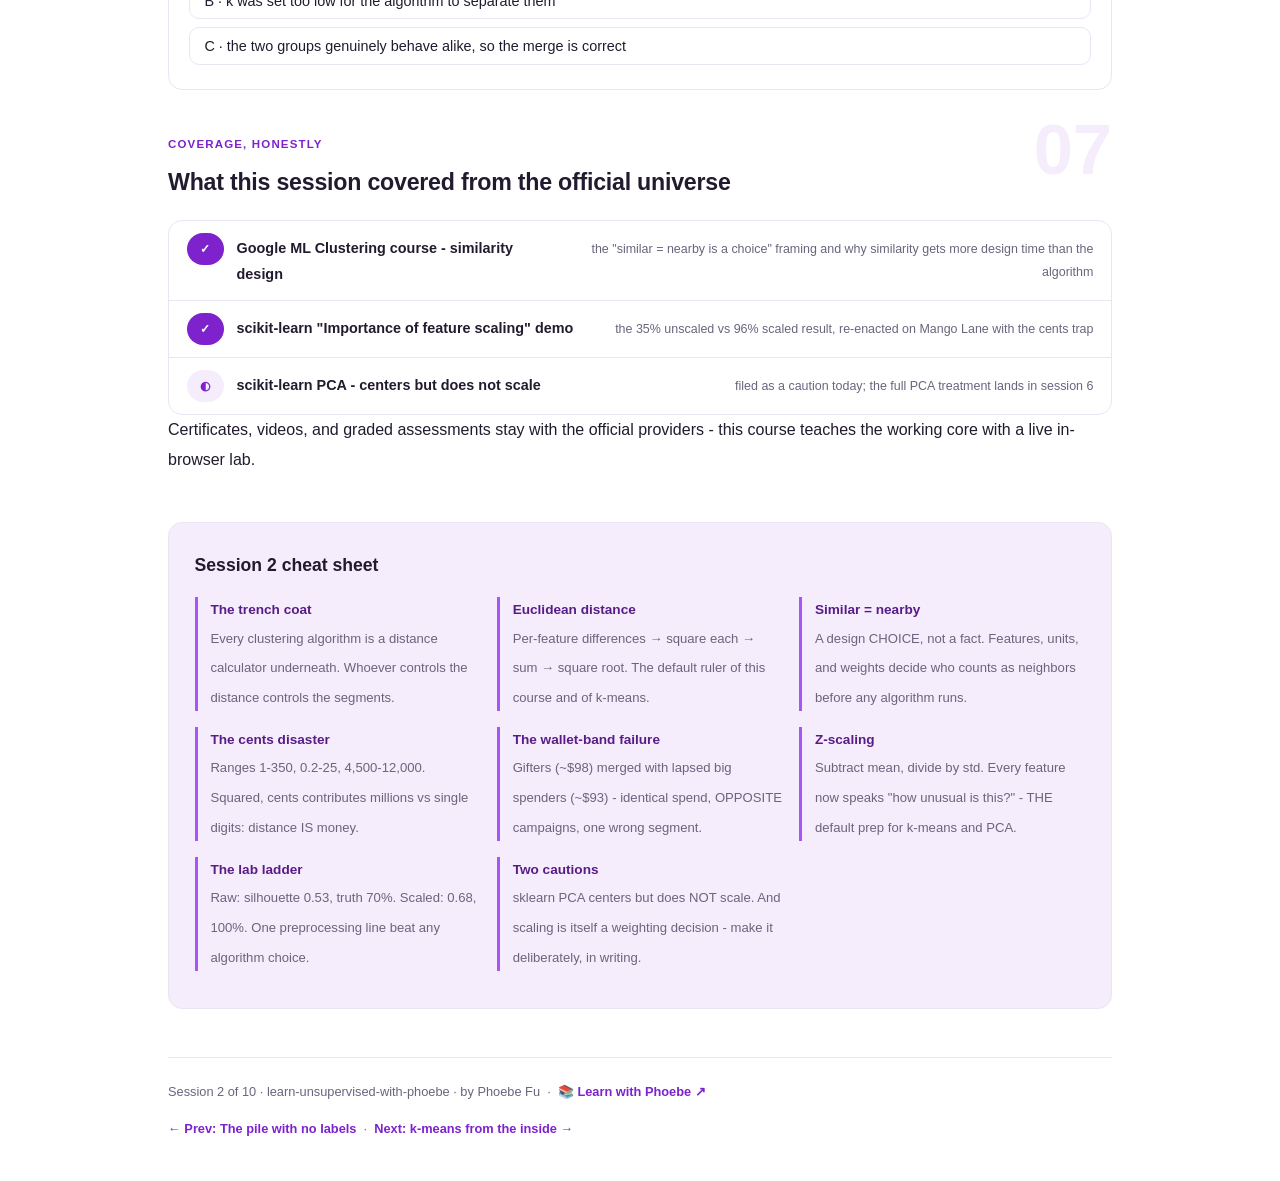
<file: courses/u2-what-similar-means.html>
<!DOCTYPE html>
<html lang="en">
<head>
<meta charset="UTF-8">
<meta name="viewport" content="width=device-width, initial-scale=1.0">
<!-- social:start -->
<meta name="description" content="Strip the branding off k-means, hierarchical clustering, DBSCAN - underneath, each one is asking the same question thousands of times: &quot;how far apart are these two customers?&quot; Every...">
<meta property="og:type" content="article">
<meta property="og:site_name" content="Learn with Phoebe">
<meta property="og:title" content="What &#x27;similar&#x27; means - learn unsupervised with phoebe">
<meta property="og:description" content="Strip the branding off k-means, hierarchical clustering, DBSCAN - underneath, each one is asking the same question thousands of times: &quot;how far apart are these two customers?&quot; Every...">
<meta property="og:url" content="https://phoebefu6.github.io/learn-unsupervised-with-phoebe/courses/u2-what-similar-means.html">
<meta property="og:image" content="https://phoebefu6.github.io/learn-unsupervised-with-phoebe/assets/og-cover.png">
<meta property="og:image:width" content="1200">
<meta property="og:image:height" content="630">
<meta name="twitter:card" content="summary_large_image">
<meta name="twitter:title" content="What &#x27;similar&#x27; means - learn unsupervised with phoebe">
<meta name="twitter:description" content="Strip the branding off k-means, hierarchical clustering, DBSCAN - underneath, each one is asking the same question thousands of times: &quot;how far apart are these two customers?&quot; Every...">
<meta name="twitter:image" content="https://phoebefu6.github.io/learn-unsupervised-with-phoebe/assets/og-cover.png">
<!-- social:end -->
<title>Session 2 · What 'similar' means: distance, units, and the scaling lever - learn unsupervised with phoebe</title>
<link rel="stylesheet" href="../assets/style.css?v=27">
</head>
<body>

<div class="toolbar">
  <div class="wrap">
    <span class="crumb"><a href="../index.html">learn-unsupervised-with-phoebe</a> / Session 2 of 10</span>
    <button class="btn" id="toggle-all" type="button">Expand all</button>
    <button class="btn primary" id="zoom-toggle" type="button">Projector zoom: off</button>
  </div>
</div>

<header class="masthead">
  <div class="wrap">
    <div class="eyebrow">Learn Unsupervised with Phoebe · Session 2 of 10</div>
    <h1>What <span class="accent">'similar'</span> means</h1>
    <p class="sub">Session 1 ended with a warning about a harmless-looking cents column. Today it detonates. Every clustering algorithm is a distance calculator wearing a trench coat - and whoever controls the distance controls the segments. You will watch raw units hand the entire Mango Lane analysis to the billing system's unit choice, then fix it with one preprocessing line and watch the five planted segments snap back into focus.</p>
    <div class="chip-row">
      <span class="chip level">🟢 Easiest</span>
      <span class="chip audience">Builder track</span>
      <span class="chip audience">The lab opens today</span>
      <span class="chip time">45 min + self-study depth</span>
    </div>
    <div class="agenda">
      <span class="a1" style="flex:1">0-3 · Welcome</span>
      <span class="a2" style="flex:4">3-20 · Concepts</span>
      <span class="a3" style="flex:4">20-40 · The scaling lab</span>
      <span class="a4" style="flex:1">40-45 · Q&amp;A</span>
    </div>
  </div>
</header>

<main class="wrap">

  <!-- ============ INTRO ============ -->
  <section class="section" id="intro">
    <div class="section-kicker">
      <span class="klabel">Part 0</span>
      <h2>Why this session exists</h2>
    </div>
    <p class="lede">Strip the branding off k-means, hierarchical clustering, DBSCAN - underneath, each one is asking the same question thousands of times: <strong>"how far apart are these two customers?"</strong> Every clustering algorithm is a distance calculator wearing a trench coat. That means the real decisions get made before the algorithm runs: which features describe a customer, and what units they arrive in. Whoever controls the distance controls the segments - and right now, on our data, the billing system controls the distance.</p>
    <div class="legend">
      <span class="pill solid">Live - covered in session</span>
      <span class="pill light">Self-study - read after</span>
      <span class="pill peach">✦ Lab moment</span>
      <span class="pill inkpill">🥭 The Mango Lane case</span>
    </div>
    <div class="callout win">
      <strong>★ What you walk out with today</strong>
      The ability to hand-compute why one feature is silently owning a distance calculation, the one-line fix (z-scaling) and exactly what it does, and a before/after you ran yourself: the same algorithm on the same customers scoring truth match 70% raw and 100% scaled. One preprocessing line beat any algorithm choice - you will say that sentence out loud by minute 40.
    </div>
  </section>

  <!-- ============ PART 1: DISTANCE IS THE WHOLE GAME ============ -->
  <section class="section" id="distance">
    <div class="section-kicker">
      <span class="klabel">Part 1 · covers similarity design</span>
      <h2>Distance is the whole game <span class="tag concept">7 min live</span></h2>
    </div>
    <p class="lede">A Mango Lane customer is three numbers - R, F, M - which makes her <strong>a point in 3D space</strong>. Once customers are points, "similar" gets a working definition: <strong>similar = nearby</strong>. Euclidean distance is the straight-line ruler between two points, built from the per-feature differences. But notice what just happened: "similar = nearby" is a CHOICE we made, not a fact about customers. The algorithm will enforce that choice ruthlessly.</p>

    <figure class="zoomable">
      <svg viewBox="0 0 880 330" xmlns="http://www.w3.org/2000/svg" role="img" aria-label="Two customers plotted as points with the distance line built from per-feature differences">
        <defs>
          <marker id="dsAh" markerWidth="9" markerHeight="9" refX="7" refY="4.5" orient="auto">
            <path d="M0,0 L8,4.5 L0,9 z" fill="#CCC5D9"/>
          </marker>
        </defs>
        <style>
          .dsH { font: 800 15px Inter, sans-serif; fill: #581C87; }
          .dsT { font: 700 13px Inter, sans-serif; fill: #221A2E; }
          .dsX { font: 400 12px Inter, sans-serif; fill: #6B647D; }
          .dsW { font: 700 13px Inter, sans-serif; fill: #FFFFFF; }
          .dsN { font: 600 13px Inter, sans-serif; fill: #3F2A08; }
          .dsP { font: 800 13px Inter, sans-serif; fill: #7E22CE; }
        </style>
        <text class="dsH" x="20" y="30">Two customers as points (2 of the 3 RFM axes shown)</text>
        <line x1="70" y1="260" x2="540" y2="260" stroke="#CCC5D9" stroke-width="2" marker-end="url(#dsAh)"/>
        <line x1="70" y1="260" x2="70" y2="52" stroke="#CCC5D9" stroke-width="2" marker-end="url(#dsAh)"/>
        <text class="dsX" x="380" y="282">Recency (days)</text>
        <text class="dsX" x="20" y="46">Frequency</text>
        <line x1="180" y1="210" x2="380" y2="210" stroke="#CCC5D9" stroke-width="2" stroke-dasharray="5 4"/>
        <line x1="380" y1="210" x2="380" y2="100" stroke="#CCC5D9" stroke-width="2" stroke-dasharray="5 4"/>
        <line x1="180" y1="210" x2="380" y2="100" stroke="#A855F7" stroke-width="3.5"/>
        <circle cx="180" cy="210" r="8" fill="#581C87"/>
        <circle cx="380" cy="100" r="8" fill="#7E22CE"/>
        <text class="dsT" x="120" y="238">A · R 20, F 4</text>
        <text class="dsT" x="396" y="94">B · R 40, F 12</text>
        <text class="dsX" x="240" y="230">ΔR = 20</text>
        <text class="dsX" x="392" y="160">ΔF = 8</text>
        <text class="dsP" x="180" y="130">distance</text>
        <rect x="580" y="52" width="280" height="208" rx="14" fill="#F5EDFC"/>
        <rect x="580" y="52" width="280" height="40" rx="14" fill="#7E22CE"/>
        <text class="dsW" x="598" y="78">How the number is built</text>
        <text class="dsT" x="598" y="120">1 · difference per feature</text>
        <text class="dsX" x="598" y="138">ΔR = 20 · ΔF = 8</text>
        <text class="dsT" x="598" y="166">2 · square each difference</text>
        <text class="dsX" x="598" y="184">400 + 64 = 464</text>
        <text class="dsT" x="598" y="212">3 · add, take the square root</text>
        <text class="dsX" x="598" y="230">√464 ≈ 21.5</text>
        <rect x="20" y="302" width="14" height="14" rx="3" fill="#D97706"/>
        <text class="dsN" x="44" y="314">Step 2 squares every difference - the feature with the biggest raw numbers owns the total.</text>
      </svg>
      <figcaption>🔍 Click to zoom - Euclidean distance: per-feature differences, squared, summed, rooted</figcaption>
    </figure>

    <details class="card" open>
      <summary><span class="mode live">Live</span>Euclidean distance in plain terms<span class="mini">4 min</span><span class="caret">▶</span></summary>
      <div class="body">
        <p>The straight-line ruler between two points, and the default distance inside k-means. For customers A and B it is computed per feature:</p>
        <div class="steps">
          <div class="step"><p><strong>Difference each feature</strong> - how far apart are A and B on recency? On frequency? On monetary?</p></div>
          <div class="step"><p><strong>Square each difference</strong> - this makes everything positive and punishes big gaps more than small ones.</p></div>
          <div class="step"><p><strong>Add them up and take the square root</strong> - one number: how far apart these two customers are, in feature space.</p></div>
        </div>
        <p>That is the entire similarity engine of this course. Every cluster boundary you will ever see is downstream of this little recipe - which is why the squaring step deserves your suspicion. A difference of 20 becomes 400; a difference of 2,300 becomes 5,290,000. <strong>Big-unit features do not just win, they win squared.</strong></p>
      </div>
    </details>

    <details class="card">
      <summary><span class="mode live">Live</span>'Similar = nearby' is a choice, not a fact<span class="mini">3 min</span><span class="caret">▶</span></summary>
      <div class="body">
        <p>Nothing in nature says two customers 21.5 units apart are "somewhat similar". WE decided that similarity means geometric closeness, on THESE three features, in THESE units. Change any of those decisions and different customers become neighbors - and different segments come out the other end. The algorithm never questions the ruler it is handed; it just measures, thousands of times, and reports the groups the ruler implies.</p>
        <div class="callout example"><span class="ex-pill">Real world</span>Google's ML clustering course spends more of its time on similarity design - how to define and weigh "similar" - than on the clustering algorithm itself. That allocation is the lesson: professionals treat the distance measure as the design surface and the algorithm as a commodity. Amateurs do the reverse, tuning algorithm knobs on top of a broken ruler.</div>
      </div>
    </details>

    <details class="card">
      <summary><span class="mode self">Self-study</span>Why we can trust one ruler for this course<span class="mini">2 min</span><span class="caret">▶</span></summary>
      <div class="body">
        <p>There are other rulers (Manhattan distance, cosine similarity, and more), each encoding a different opinion about what "alike" means. This course stays with Euclidean distance because it is what k-means optimizes and what our RFM features suit once scaled - but the deeper lesson travels: whichever ruler you pick, the units question of Part 2 ambushes all of them. Fix the units first; debate rulers later, if ever.</p>
      </div>
    </details>
  </section>

  <!-- ============ PART 2: THE CENTS DISASTER ============ -->
  <section class="section" id="cents">
    <div class="section-kicker">
      <span class="klabel">Part 2 · covers the planted trap</span>
      <h2>The cents disaster 🥭 <span class="tag concept">7 min live</span></h2>
    </div>
    <p class="lede">Look at the raw ranges in our export: recency runs <strong>1-350</strong> (days), frequency runs <strong>0.2-25</strong> (orders per year), monetary runs <strong>4,500-12,000</strong> - because billing exports speak CENTS. Now remember the squaring step. The cents column contributes MILLIONS to every squared distance while frequency contributes single digits. On raw units, <strong>distance IS money - everything else is decoration.</strong></p>

    <figure class="zoomable">
      <svg viewBox="0 0 880 300" xmlns="http://www.w3.org/2000/svg" role="img" aria-label="Raw ranges of the three features drawn to scale, the cents bar dwarfing the others">
        <defs>
          <marker id="cdAh" markerWidth="9" markerHeight="9" refX="7" refY="4.5" orient="auto">
            <path d="M0,0 L8,4.5 L0,9 z" fill="#CCC5D9"/>
          </marker>
        </defs>
        <style>
          .cdH { font: 800 15px Inter, sans-serif; fill: #581C87; }
          .cdT { font: 700 13px Inter, sans-serif; fill: #221A2E; }
          .cdX { font: 400 12px Inter, sans-serif; fill: #6B647D; }
          .cdW { font: 700 13px Inter, sans-serif; fill: #FFFFFF; }
          .cdN { font: 600 13px Inter, sans-serif; fill: #3F2A08; }
        </style>
        <text class="cdH" x="20" y="32">The three raw ranges, drawn to the same scale</text>
        <text class="cdT" x="20" y="94">Recency</text>
        <rect x="130" y="76" width="20" height="26" rx="4" fill="#A855F7"/>
        <text class="cdX" x="162" y="94">1-350 days</text>
        <text class="cdT" x="20" y="146">Frequency</text>
        <rect x="130" y="128" width="3" height="26" fill="#7E22CE"/>
        <text class="cdX" x="145" y="146">0.2-25 orders/yr (barely a sliver at this scale)</text>
        <text class="cdT" x="20" y="198">Monetary</text>
        <rect x="130" y="180" width="680" height="26" rx="4" fill="#581C87"/>
        <text class="cdW" x="146" y="198">4,500-12,000 · CENTS, straight from the billing export</text>
        <text class="cdX" x="356" y="248">distance lives in the biggest bar</text>
        <line x1="470" y1="234" x2="470" y2="212" stroke="#CCC5D9" stroke-width="2" marker-end="url(#cdAh)"/>
        <rect x="20" y="272" width="14" height="14" rx="3" fill="#D97706"/>
        <text class="cdN" x="44" y="284">Squaring makes it worse: cents contributes millions per pair, frequency single digits.</text>
      </svg>
      <figcaption>🔍 Click to zoom - drawn to scale, the cents column is the only feature the ruler can see</figcaption>
    </figure>

    <details class="card">
      <summary><span class="mode live">Live</span>Hand-compute the takeover: one pair of customers<span class="mini">4 min</span><span class="caret">▶</span></summary>
      <div class="body">
        <p>No hand-waving - pick two customers from the pile and build their squared distance, feature by feature:</p>
        <table class="clean">
          <tr><th>Feature</th><th>Customer A</th><th>Customer B</th><th>Difference</th><th>Squared contribution</th></tr>
          <tr><td>Recency (days)</td><td>30</td><td>50</td><td>20</td><td>400</td></tr>
          <tr><td>Frequency (orders/yr)</td><td>12</td><td>4</td><td>8</td><td>64</td></tr>
          <tr><td>Monetary (cents)</td><td>6,800</td><td>9,100</td><td>2,300</td><td><strong>5,290,000</strong></td></tr>
        </table>
        <p>The monetary column supplies 5,290,000 of a 5,290,464 total - <strong>99.99% of the distance</strong>. A and B could have identical R and F, or wildly different R and F, and their distance would barely move. On raw units, the clustering that follows is a segmentation of wallet size with two decorative columns along for the ride.</p>
      </div>
    </details>

    <details class="card">
      <summary><span class="mode live">Live</span>The wallet-band failure: gifters and lapsed, filed together<span class="mini">3 min</span><span class="caret">▶</span></summary>
      <div class="body">
        <p>Here is the business cost, in one pairing. Among our five planted archetypes: <strong>one-time gifters</strong> average about $98 per order; <strong>lapsed big spenders</strong> average about $93. Nearly identical spend - and OPPOSITE campaigns. Gifters bought once, recently-ish, for someone else: you nudge them at gift occasions. Lapsed big spenders were loyal regulars who went quiet ~225 days ago: you send a win-back before they are gone for good.</p>
        <p>To a cents-dominated ruler, $98 vs $93 makes them next-door neighbors. Raw 5-means duly files them into the same wallet band - one segment, one campaign, both halves wrong. This is what "confident garbage" looks like: the output renders beautifully, the clusters are real geometric clusters, and the marketing built on them fails quietly.</p>
        <div class="callout example"><span class="ex-pill">Real world</span>scikit-learn ships a demo dedicated to exactly this failure: on a real wine dataset, a k-means pipeline scores 35% agreement with the true classes unscaled and 96% scaled. Same data, same algorithm, one preprocessing step - the gap between garbage and gold. When the library's own docs demonstrate the trap, treat the fix as non-negotiable.</div>
      </div>
    </details>
  </section>

  <!-- ============ PART 3: THE ONE-LINE FIX ============ -->
  <section class="section" id="scaling">
    <div class="section-kicker">
      <span class="klabel">Part 3 · covers the fix</span>
      <h2>The one-line fix: z-scaling <span class="tag concept">5 min live</span></h2>
    </div>
    <p class="lede">The repair is one line and two operations per feature: <strong>subtract the mean, divide by the standard deviation.</strong> After z-scaling (standardization), every feature speaks the same language: "how unusual is this value, for this feature?" A customer 2 units above the mean on frequency is exactly as remarkable as one 2 units above the mean on monetary - cents, days, and counts all converted into the common currency of unusualness.</p>

    <details class="card">
      <summary><span class="mode live">Live</span>What z-scaling does, decoded<span class="mini">3 min</span><span class="caret">▶</span></summary>
      <div class="body">
        <p><strong>Subtract the mean:</strong> every feature now centers on zero - "typical" is the same place for all three. <strong>Divide by the standard deviation:</strong> every feature's spread becomes one unit - a step of 1 means "one typical customer-to-customer gap", whether the raw column ran 0.2-25 or 4,500-12,000. The cents column's million-point squared contributions collapse to the same scale as everyone else's, and recency and frequency get their vote back.</p>
        <p>This is why z-scaling is THE default preprocessing for k-means and for PCA (session 6): both are built on squared distances or squared deviations, so both inherit the biggest-unit-wins bug in raw form.</p>
        <div class="callout tip">
          <strong>Caution for session 6, filed now</strong>
          scikit-learn's PCA auto-CENTERS your features (subtracts the mean) but does NOT scale them. Feed it raw units and the "biggest direction of variance" will simply be the biggest-unit column, mathematically dressed up. Centering is free; scaling is on you. Many a published "first principal component" is secretly a units artifact.
        </div>
      </div>
    </details>

    <details class="card">
      <summary><span class="mode self">Self-study</span>Scaling is a decision too<span class="mini">2 min</span><span class="caret">▶</span></summary>
      <div class="body">
        <p>One honest paragraph before the lab: z-scaling is not "removing bias", it is CHOOSING a different weighting - namely, equal voice per feature. Sometimes that is not what the business wants. If Mango Lane's strategy says recent behavior matters twice as much as spend, you can scale and then deliberately up-weight recency - and that is a legitimate, defensible design choice, as long as it is written down and owned by a human. The crime is not weighting; the crime is letting a billing export's unit convention do the weighting silently. Scaled-equal is the honest default; deliberate re-weighting is the honest exception.</p>
      </div>
    </details>
  </section>

  <!-- ============ DEMO: THE SCALING LAB ============ -->
  <section class="section" id="demo">
    <div class="section-kicker">
      <span class="klabel">Everyone runs it</span>
      <h2>The scaling lab 🥭 <span class="tag demo">★ 20 min · everyone flips the lever</span></h2>
    </div>
    <p class="lede">The lab below runs REAL k-means (best of five k-means++ restarts) on the actual 300-customer Mango Lane sample, in your browser, with a REAL silhouette score - nothing is canned. It opens exactly as the data arrived from billing: monetary in cents. One toggle stands between you and the five planted segments.</p>

    <div id="cluster-live" data-mode="scale"></div>

    <div class="steps">
      <div class="step"><p><strong>Look at the raw scatter first.</strong> Recency runs along one axis, cents along the other. Notice the shape of the cloud before any algorithm touches it - and notice which axis your eye is already using to group people.</p></div>
      <div class="step"><p><strong>Run 5-means on the raw data.</strong> Silhouette 0.53, truth match 70%. Read the segment readout: the clusters are wallet bands - slices of monetary value - and the gifters and lapsed big spenders have been merged into one segment, exactly the failure Part 2 predicted.</p></div>
      <div class="step"><p><strong>Inspect WHY.</strong> The readout explains it: on raw units, distance is money. The cents column supplied virtually all of every squared distance, so the algorithm - working perfectly - segmented the only feature it could see.</p></div>
      <div class="step"><p><strong>Flip ⚖️ Scale features ON and run again.</strong> Silhouette 0.68, truth match 100%. The five planted segments come back exactly: VIP regulars, steady mid-basket, one-time gifters, fresh arrivals, lapsed big spenders. Same customers, same algorithm, same k - different ruler.</p></div>
      <div class="step"><p><strong>Say the sentence out loud:</strong> one preprocessing line beat any algorithm choice. No amount of k-tuning or algorithm-swapping on raw units would have gotten you what the scaling toggle just did.</p></div>
      <div class="step"><p><strong>Remember the honesty rail.</strong> You watched truth match jump 70% to 100% only because our customers are simulated and the truth is known. On a real project that score does not exist - you would have shipped the wallet bands, confidently. The habits from this session are the substitute for the score you will never have.</p></div>
    </div>
    <div class="callout tip">
      <strong>✦ Keep the before/after</strong>
      Screenshot or note the two readouts: raw 0.53/70% vs scaled 0.68/100%. It is the single most persuasive exhibit in this course when a colleague asks why you are "fussing with preprocessing" - and you will want it again in the capstone, where this exact ladder is step one.
    </div>
  </section>

  <!-- ============ EXERCISE ============ -->
  <section class="section" id="exercise">
    <div class="section-kicker">
      <span class="klabel">Before next session</span>
      <h2>Homework 📝 <span class="tag exercise">◐ 20 minutes</span></h2>
    </div>
    <ul>
      <li><strong>Find a cents/units trap in a real table at work.</strong> Open any table you use - metrics dashboard, CRM export, spreadsheet - list the columns with their units, and circle the one with the biggest raw numbers. That column has been silently dominating every distance-based or "similar items" analysis ever run on that table unscaled.</li>
      <li><strong>Hand-compute one squared-difference triple.</strong> Pick two rows from your table (or reuse customers A and B from Part 2), compute the three squared differences, and write what percent of the total the biggest column supplies. Feeling the 99% with your own arithmetic is the vaccine.</li>
      <li><strong>Explain z-scaling to a colleague in 2 sentences.</strong> Target: "subtract the mean, divide by the standard deviation - now every feature answers 'how unusual is this?' instead of shouting in its own units." If they nod, you own the concept.</li>
    </ul>
  </section>

  <!-- ============ QUIZ ============ -->
  <section class="section" id="quiz">
    <div class="section-kicker">
      <span class="klabel">Check yourself</span>
      <h2>Three questions before you go 🎯 <span class="tag exercise">◐ 90 seconds</span></h2>
    </div>
    <div class="quiz-q" data-answer="1">
      <p class="qtext">1 · Features arrive with raw ranges of 1-350, 0.2-25, and 4,500-12,000. Unscaled, Euclidean distance between customers is effectively decided by...</p>
      <button class="qopt" type="button">A · all three features equally - distance averages them out</button>
      <button class="qopt" type="button">B · the 4,500-12,000 feature - its squared differences dwarf the others by orders of magnitude</button>
      <button class="qopt" type="button">C · the 0.2-25 feature - small numbers are more precise</button>
      <p class="qwhy">Differences get squared before summing: a cents gap of 2,300 contributes 5,290,000 while a frequency gap of 8 contributes 64. The biggest-unit feature does not just win, it wins squared - distance IS money on our raw data.</p>
    </div>
    <div class="quiz-q" data-answer="2">
      <p class="qtext">2 · Z-scaling (standardization) transforms each feature by...</p>
      <button class="qopt" type="button">A · converting it to a 0-100 percentage of its maximum</button>
      <button class="qopt" type="button">B · taking its logarithm to compress big values</button>
      <button class="qopt" type="button">C · subtracting the mean and dividing by the standard deviation, so every feature speaks in 'how unusual is this?' units</button>
      <p class="qwhy">Center on zero, spread of one. After z-scaling, a 2-unit gap means "two typical customer-to-customer spreads apart" on ANY feature - cents, days, and counts all converted into the same currency of unusualness.</p>
    </div>
    <div class="quiz-q" data-answer="0">
      <p class="qtext">3 · Raw 5-means merged one-time gifters (~$98 avg order) with lapsed big spenders (~$93) - two groups needing opposite campaigns. Why did raw units cause exactly this merge?</p>
      <button class="qopt" type="button">A · cents dominated the distance, so near-identical spend made them neighbors - their huge recency and frequency differences barely registered</button>
      <button class="qopt" type="button">B · k was set too low for the algorithm to separate them</button>
      <button class="qopt" type="button">C · the two groups genuinely behave alike, so the merge is correct</button>
      <p class="qwhy">On raw units the ruler could only see money, and $98 vs $93 is a rounding error in cents-space. The features that distinguish them - one order long ago vs many orders then silence - were mathematically present but squared into irrelevance. Scaling restored their vote and the merge dissolved.</p>
    </div>
    <p class="quiz-score"></p>
  </section>

  <!-- ============ SOURCES COVERED ============ -->
  <section class="section" id="official">
    <div class="section-kicker">
      <span class="klabel">Coverage, honestly</span>
      <h2>What this session covered from the official universe</h2>
    </div>
    <div class="covered">
      <div class="covered-row"><span class="status pill solid">✓</span><span class="name">Google ML Clustering course - similarity design</span><span class="note">the "similar = nearby is a choice" framing and why similarity gets more design time than the algorithm</span></div>
      <div class="covered-row"><span class="status pill solid">✓</span><span class="name">scikit-learn "Importance of feature scaling" demo</span><span class="note">the 35% unscaled vs 96% scaled result, re-enacted on Mango Lane with the cents trap</span></div>
      <div class="covered-row"><span class="status pill light">◐</span><span class="name">scikit-learn PCA - centers but does not scale</span><span class="note">filed as a caution today; the full PCA treatment lands in session 6</span></div>
    </div>
    <p>Certificates, videos, and graded assessments stay with the official providers - this course teaches the working core with a live in-browser lab.</p>
  </section>

  <!-- ============ CHEAT SHEET ============ -->
  <section class="cheat" id="cheatsheet">
    <h3>Session 2 cheat sheet</h3>
    <div class="grid-2">
      <div class="cheat-item"><b>The trench coat</b><span>Every clustering algorithm is a distance calculator underneath. Whoever controls the distance controls the segments.</span></div>
      <div class="cheat-item"><b>Euclidean distance</b><span>Per-feature differences → square each → sum → square root. The default ruler of this course and of k-means.</span></div>
      <div class="cheat-item"><b>Similar = nearby</b><span>A design CHOICE, not a fact. Features, units, and weights decide who counts as neighbors before any algorithm runs.</span></div>
      <div class="cheat-item"><b>The cents disaster</b><span>Ranges 1-350, 0.2-25, 4,500-12,000. Squared, cents contributes millions vs single digits: distance IS money.</span></div>
      <div class="cheat-item"><b>The wallet-band failure</b><span>Gifters (~$98) merged with lapsed big spenders (~$93) - identical spend, OPPOSITE campaigns, one wrong segment.</span></div>
      <div class="cheat-item"><b>Z-scaling</b><span>Subtract mean, divide by std. Every feature now speaks "how unusual is this?" - THE default prep for k-means and PCA.</span></div>
      <div class="cheat-item"><b>The lab ladder</b><span>Raw: silhouette 0.53, truth 70%. Scaled: 0.68, 100%. One preprocessing line beat any algorithm choice.</span></div>
      <div class="cheat-item"><b>Two cautions</b><span>sklearn PCA centers but does NOT scale. And scaling is itself a weighting decision - make it deliberately, in writing.</span></div>
    </div>
  </section>

  <footer class="pagefoot">
    <span>Session 2 of 10 · learn-unsupervised-with-phoebe · by Phoebe Fu &nbsp;·&nbsp; 📚 <a href="https://phoebefu6.github.io/learn-with-phoebe/">Learn with Phoebe ↗</a></span>
    <span><a href="u1-the-pile-with-no-labels.html">← Prev: The pile with no labels</a> &nbsp;·&nbsp; <a href="u3-kmeans-from-the-inside.html">Next: k-means from the inside →</a></span>
  </footer>

</main>

<script src="../assets/app.js?v=26"></script>
<script src="../assets/cluster-live.js?v=6"></script>
</body>
</html>
</file>
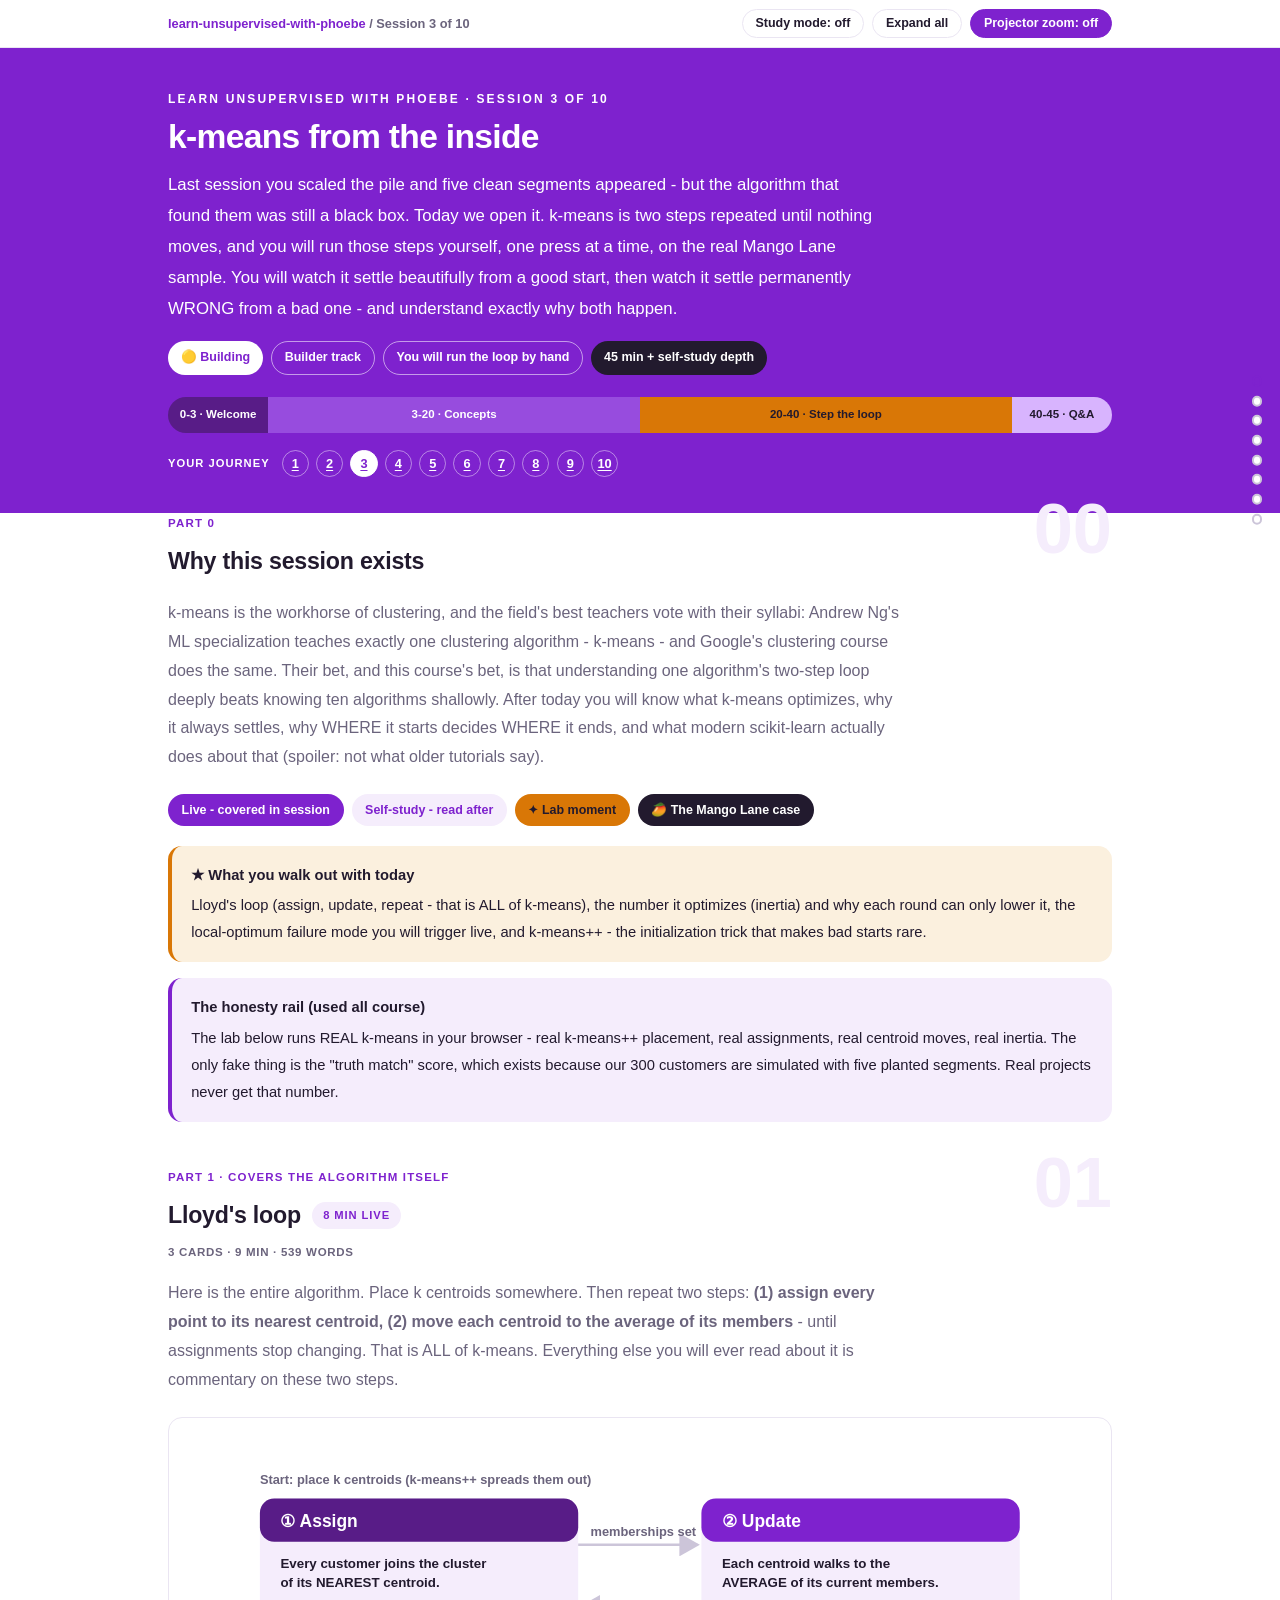
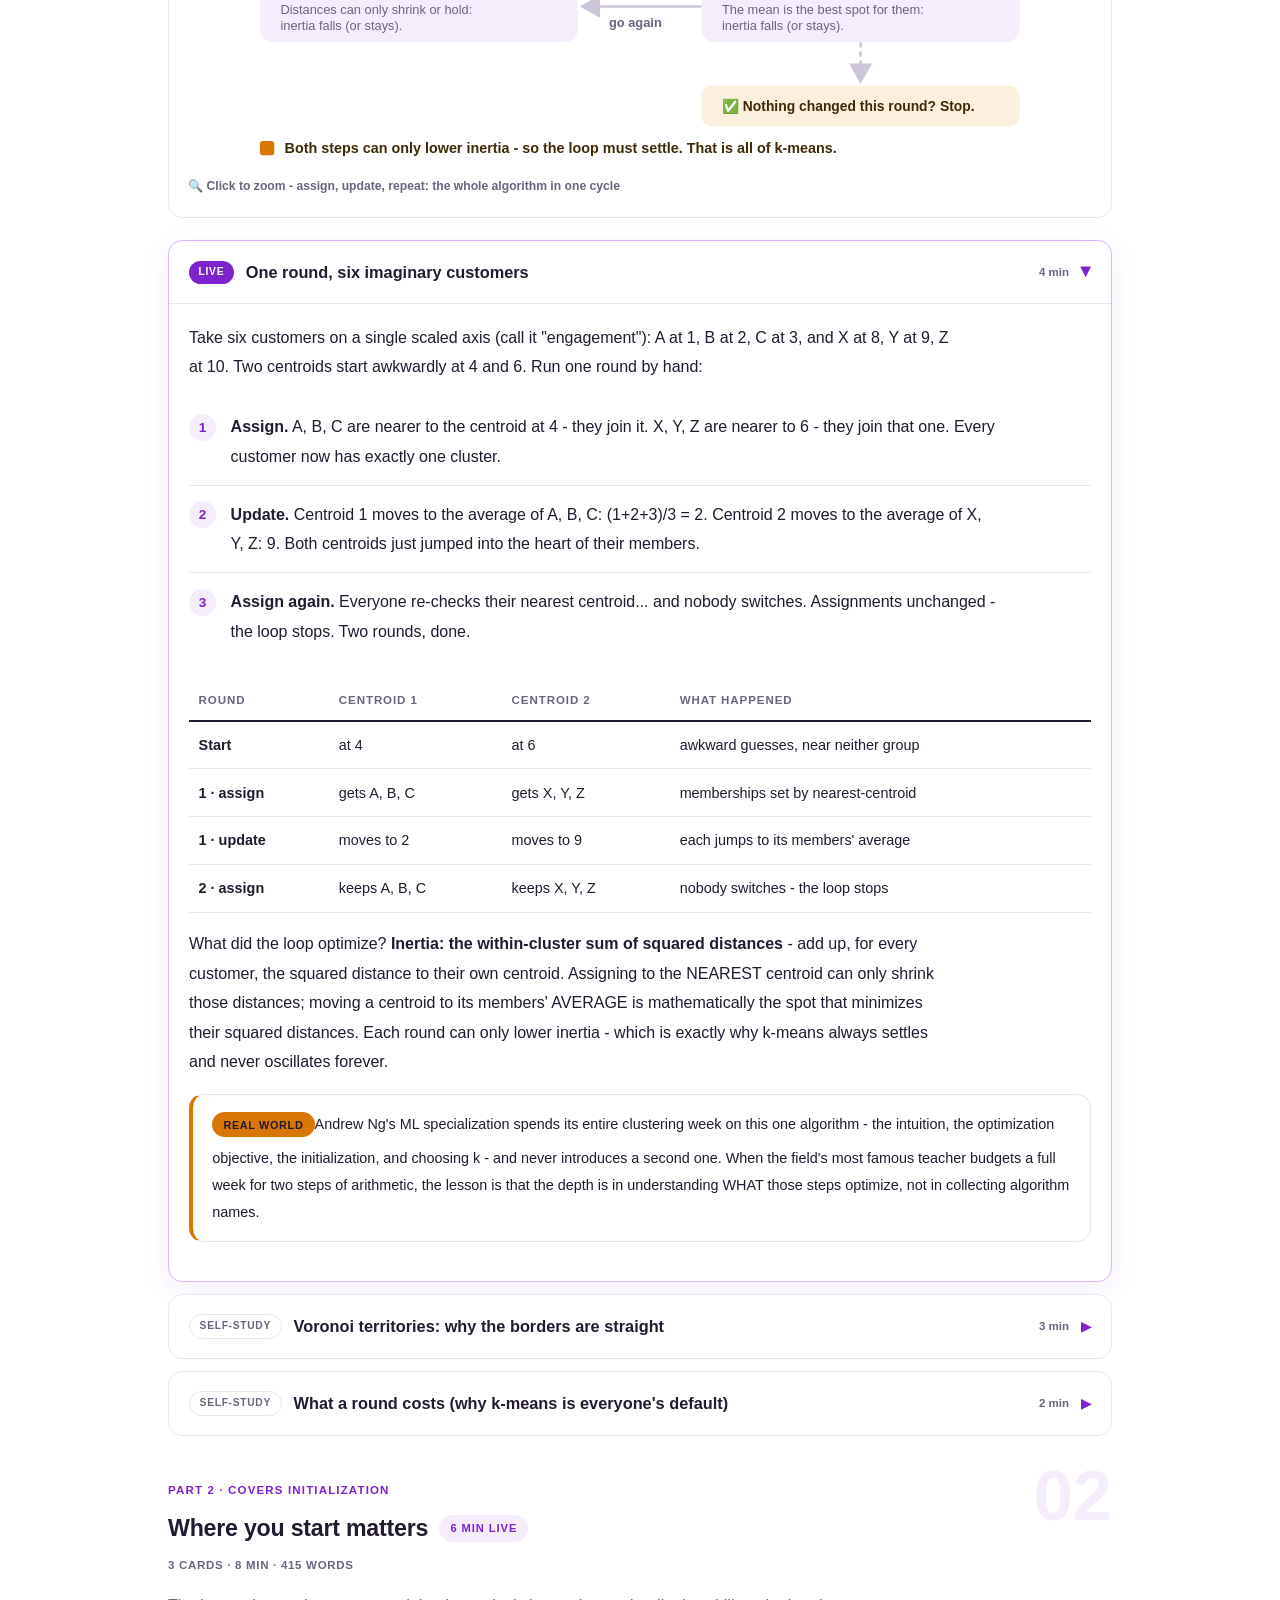
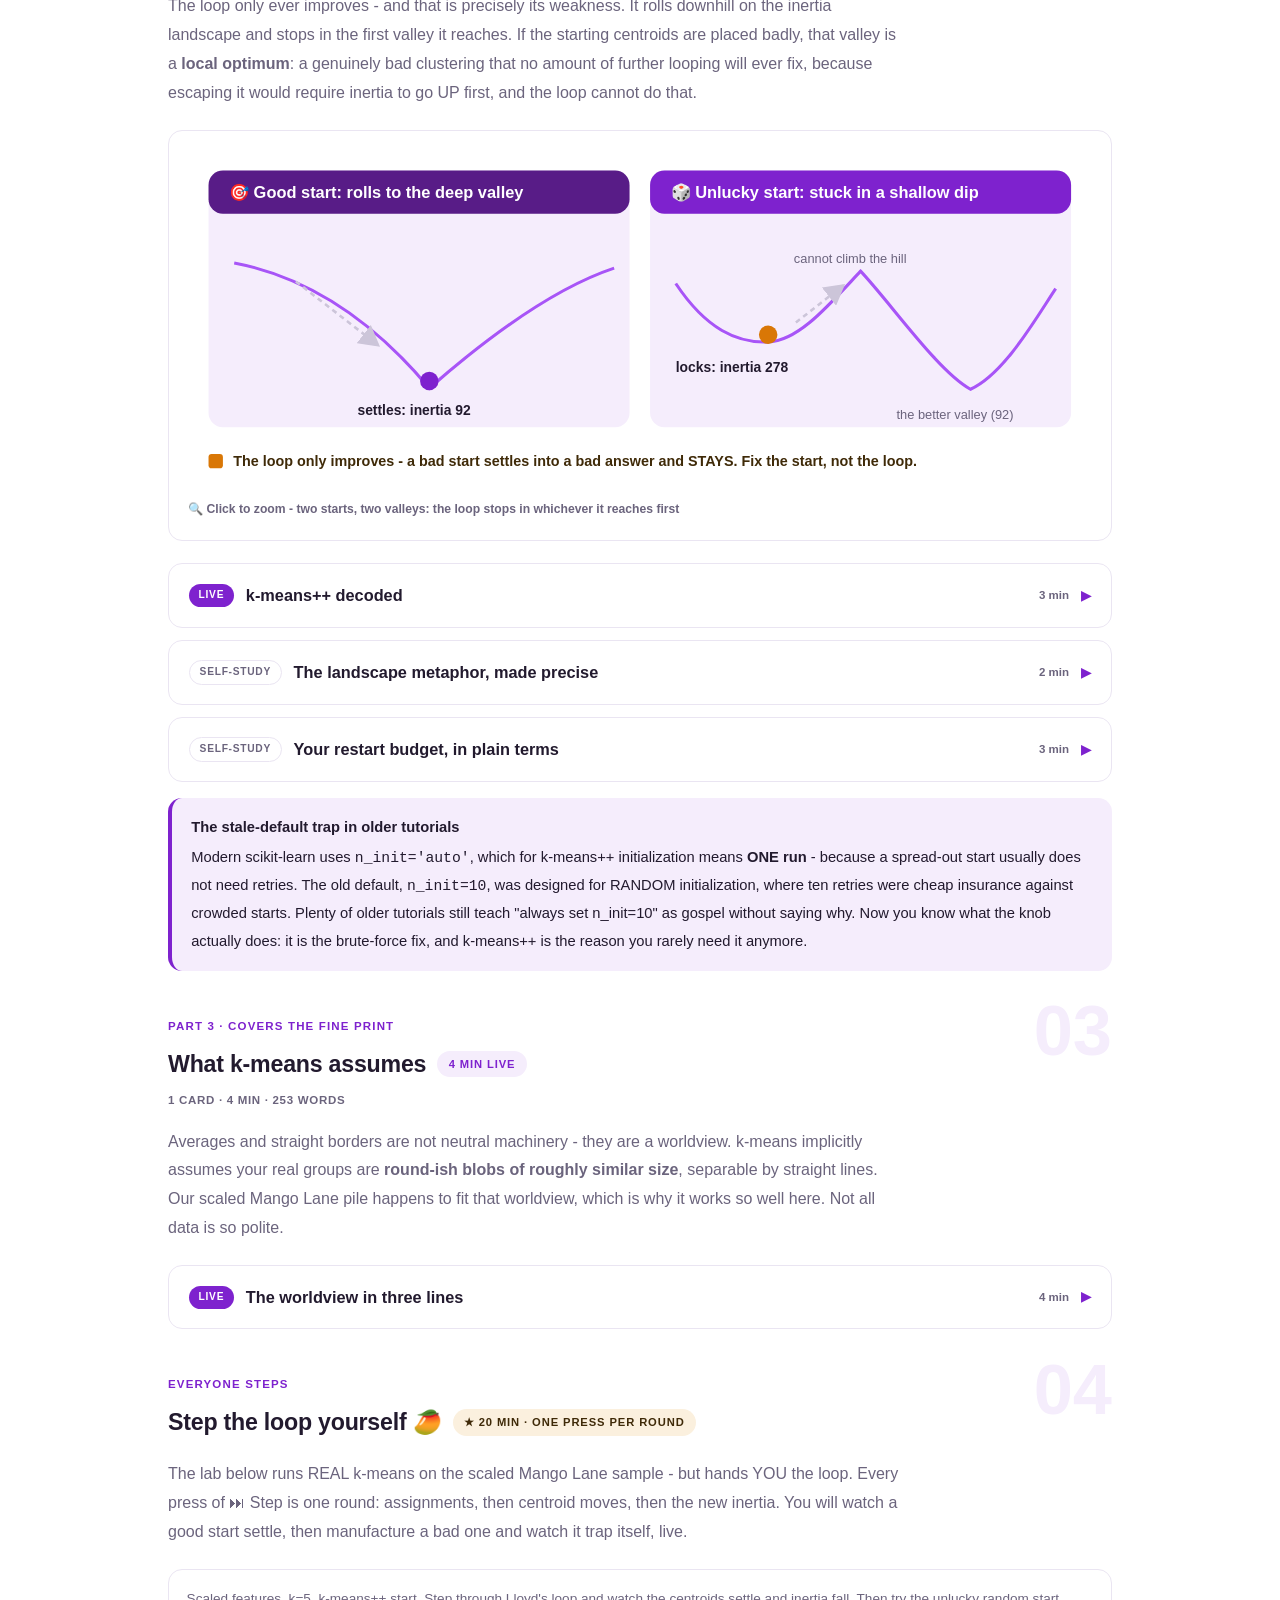
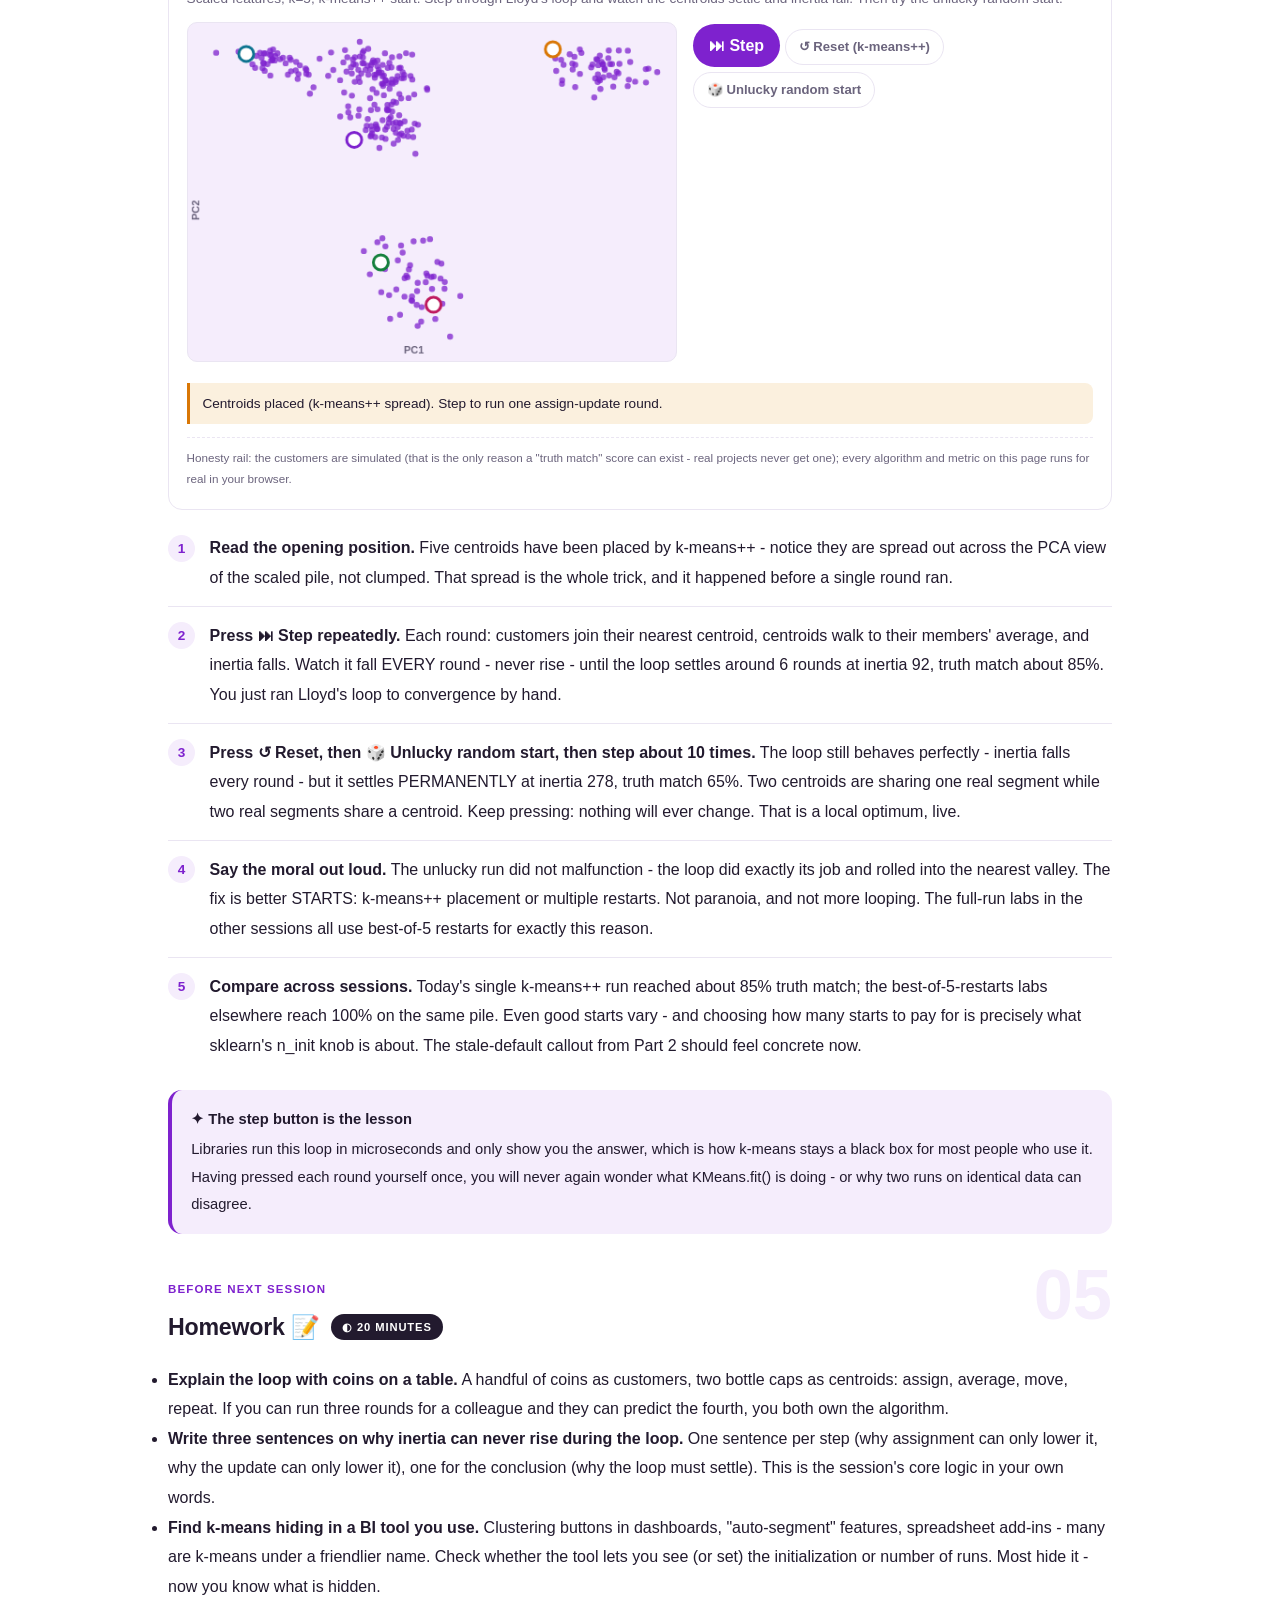
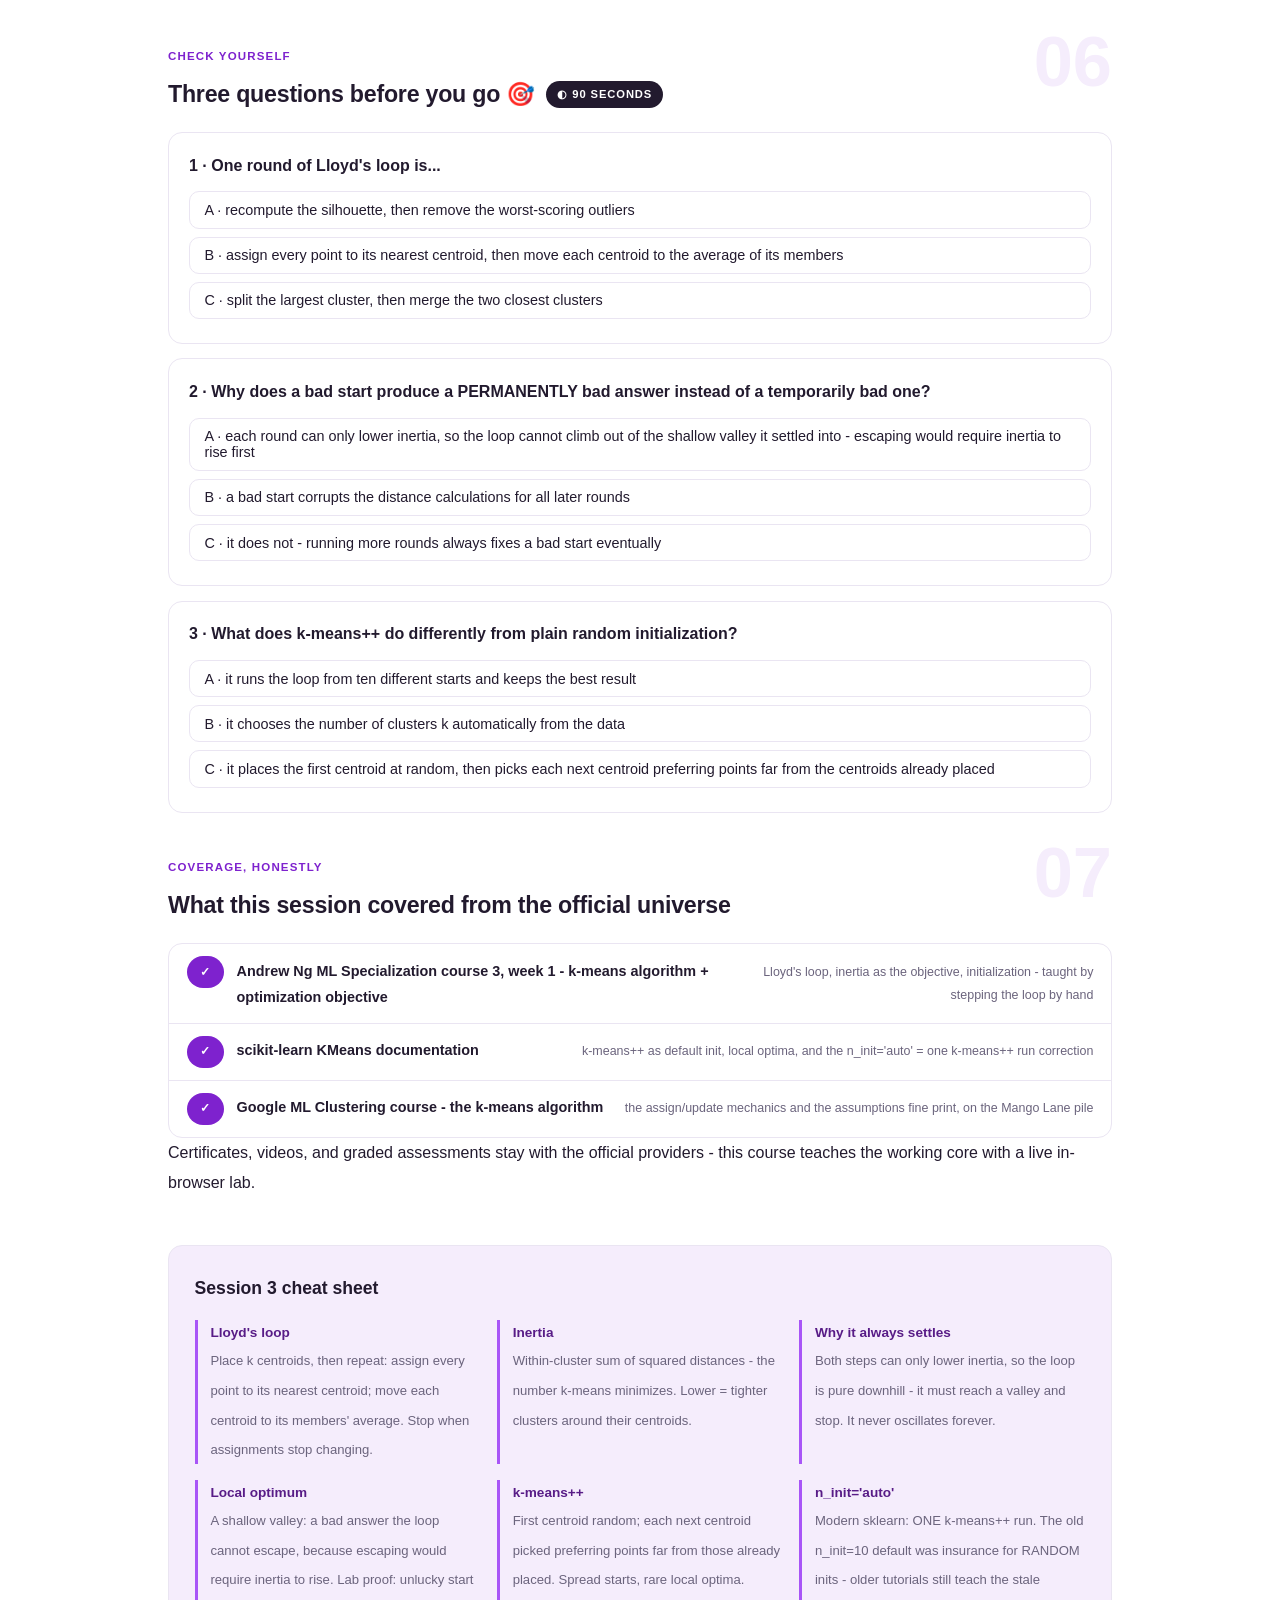
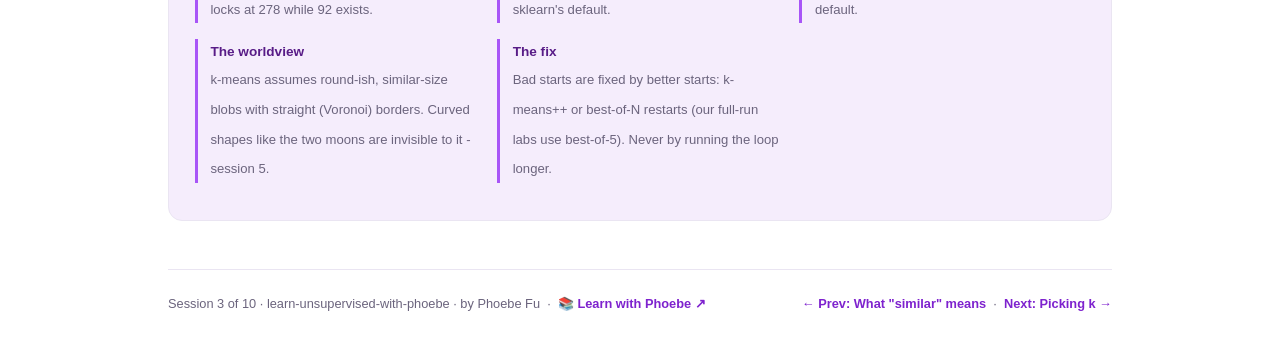
<file: courses/u3-kmeans-from-the-inside.html>
<!DOCTYPE html>
<html lang="en">
<head>
<meta charset="UTF-8">
<meta name="viewport" content="width=device-width, initial-scale=1.0">
<!-- social:start -->
<meta name="description" content="k-means is the workhorse of clustering, and the field&#x27;s best teachers vote with their syllabi: Andrew Ng&#x27;s ML specialization teaches exactly one clustering algorithm - k-means - and...">
<meta property="og:type" content="article">
<meta property="og:site_name" content="Learn with Phoebe">
<meta property="og:title" content="k-means from the inside - learn unsupervised with phoebe">
<meta property="og:description" content="k-means is the workhorse of clustering, and the field&#x27;s best teachers vote with their syllabi: Andrew Ng&#x27;s ML specialization teaches exactly one clustering algorithm - k-means - and...">
<meta property="og:url" content="https://phoebefu6.github.io/learn-unsupervised-with-phoebe/courses/u3-kmeans-from-the-inside.html">
<meta property="og:image" content="https://phoebefu6.github.io/learn-unsupervised-with-phoebe/assets/og-cover.png">
<meta property="og:image:width" content="1200">
<meta property="og:image:height" content="630">
<meta name="twitter:card" content="summary_large_image">
<meta name="twitter:title" content="k-means from the inside - learn unsupervised with phoebe">
<meta name="twitter:description" content="k-means is the workhorse of clustering, and the field&#x27;s best teachers vote with their syllabi: Andrew Ng&#x27;s ML specialization teaches exactly one clustering algorithm - k-means - and...">
<meta name="twitter:image" content="https://phoebefu6.github.io/learn-unsupervised-with-phoebe/assets/og-cover.png">
<!-- social:end -->
<title>Session 3 · k-means from the inside: Lloyd's loop, step by step - learn unsupervised with phoebe</title>
<link rel="stylesheet" href="../assets/style.css?v=27">
</head>
<body>

<div class="toolbar">
  <div class="wrap">
    <span class="crumb"><a href="../index.html">learn-unsupervised-with-phoebe</a> / Session 3 of 10</span>
    <button class="btn" id="toggle-all" type="button">Expand all</button>
    <button class="btn primary" id="zoom-toggle" type="button">Projector zoom: off</button>
  </div>
</div>

<header class="masthead">
  <div class="wrap">
    <div class="eyebrow">Learn Unsupervised with Phoebe · Session 3 of 10</div>
    <h1>k-means <span class="accent">from the inside</span></h1>
    <p class="sub">Last session you scaled the pile and five clean segments appeared - but the algorithm that found them was still a black box. Today we open it. k-means is two steps repeated until nothing moves, and you will run those steps yourself, one press at a time, on the real Mango Lane sample. You will watch it settle beautifully from a good start, then watch it settle permanently WRONG from a bad one - and understand exactly why both happen.</p>
    <div class="chip-row">
      <span class="chip level">🟡 Building</span>
      <span class="chip audience">Builder track</span>
      <span class="chip audience">You will run the loop by hand</span>
      <span class="chip time">45 min + self-study depth</span>
    </div>
    <div class="agenda">
      <span class="a1" style="flex:1">0-3 · Welcome</span>
      <span class="a2" style="flex:4">3-20 · Concepts</span>
      <span class="a3" style="flex:4">20-40 · Step the loop</span>
      <span class="a4" style="flex:1">40-45 · Q&amp;A</span>
    </div>
  </div>
</header>

<main class="wrap">

  <!-- ============ INTRO ============ -->
  <section class="section" id="intro">
    <div class="section-kicker">
      <span class="klabel">Part 0</span>
      <h2>Why this session exists</h2>
    </div>
    <p class="lede">k-means is the workhorse of clustering, and the field's best teachers vote with their syllabi: Andrew Ng's ML specialization teaches exactly one clustering algorithm - k-means - and Google's clustering course does the same. Their bet, and this course's bet, is that understanding one algorithm's two-step loop deeply beats knowing ten algorithms shallowly. After today you will know what k-means optimizes, why it always settles, why WHERE it starts decides WHERE it ends, and what modern scikit-learn actually does about that (spoiler: not what older tutorials say).</p>
    <div class="legend">
      <span class="pill solid">Live - covered in session</span>
      <span class="pill light">Self-study - read after</span>
      <span class="pill peach">✦ Lab moment</span>
      <span class="pill inkpill">🥭 The Mango Lane case</span>
    </div>
    <div class="callout win">
      <strong>★ What you walk out with today</strong>
      Lloyd's loop (assign, update, repeat - that is ALL of k-means), the number it optimizes (inertia) and why each round can only lower it, the local-optimum failure mode you will trigger live, and k-means++ - the initialization trick that makes bad starts rare.
    </div>
    <div class="callout tip">
      <strong>The honesty rail (used all course)</strong>
      The lab below runs REAL k-means in your browser - real k-means++ placement, real assignments, real centroid moves, real inertia. The only fake thing is the "truth match" score, which exists because our 300 customers are simulated with five planted segments. Real projects never get that number.
    </div>
  </section>

  <!-- ============ PART 1: LLOYD'S LOOP ============ -->
  <section class="section" id="loop">
    <div class="section-kicker">
      <span class="klabel">Part 1 · covers the algorithm itself</span>
      <h2>Lloyd's loop <span class="tag concept">8 min live</span></h2>
    </div>
    <p class="lede">Here is the entire algorithm. Place k centroids somewhere. Then repeat two steps: <strong>(1) assign every point to its nearest centroid, (2) move each centroid to the average of its members</strong> - until assignments stop changing. That is ALL of k-means. Everything else you will ever read about it is commentary on these two steps.</p>

    <figure class="zoomable">
      <svg viewBox="0 0 880 320" xmlns="http://www.w3.org/2000/svg" role="img" aria-label="Lloyd's loop: assign, update, repeat until nothing moves">
        <style>
          .llH { font: 800 17px Inter, sans-serif; fill: #FFFFFF; }
          .llT { font: 700 13px Inter, sans-serif; fill: #221A2E; }
          .llX { font: 400 12.5px Inter, sans-serif; fill: #6B647D; }
          .llA { font: 600 12.5px Inter, sans-serif; fill: #6B647D; }
          .llC { font: 700 13.5px Inter, sans-serif; fill: #3F2A08; }
          .llN { font: 600 14px Inter, sans-serif; fill: #3F2A08; }
        </style>
        <defs>
          <marker id="llAh" markerWidth="9" markerHeight="9" refX="7" refY="4.5" orient="auto">
            <path d="M0,0 L8,4.5 L0,9 z" fill="#CCC5D9"/>
          </marker>
        </defs>
        <text class="llA" x="70" y="46">Start: place k centroids (k-means++ spreads them out)</text>
        <rect x="70" y="60" width="310" height="140" rx="14" fill="#F5EDFC"/>
        <rect x="70" y="60" width="310" height="42" rx="14" fill="#581C87"/>
        <text class="llH" x="90" y="88">① Assign</text>
        <text class="llT" x="90" y="128">Every customer joins the cluster</text>
        <text class="llT" x="90" y="146">of its NEAREST centroid.</text>
        <text class="llX" x="90" y="172">Distances can only shrink or hold:</text>
        <text class="llX" x="90" y="188">inertia falls (or stays).</text>
        <rect x="500" y="60" width="310" height="140" rx="14" fill="#F5EDFC"/>
        <rect x="500" y="60" width="310" height="42" rx="14" fill="#7E22CE"/>
        <text class="llH" x="520" y="88">② Update</text>
        <text class="llT" x="520" y="128">Each centroid walks to the</text>
        <text class="llT" x="520" y="146">AVERAGE of its current members.</text>
        <text class="llX" x="520" y="172">The mean is the best spot for them:</text>
        <text class="llX" x="520" y="188">inertia falls (or stays).</text>
        <line x1="380" y1="105" x2="496" y2="105" stroke="#CCC5D9" stroke-width="2.5" marker-end="url(#llAh)"/>
        <text class="llA" x="392" y="96">memberships set</text>
        <line x1="500" y1="165" x2="384" y2="165" stroke="#CCC5D9" stroke-width="2.5" marker-end="url(#llAh)"/>
        <text class="llA" x="410" y="185">go again</text>
        <line x1="655" y1="200" x2="655" y2="238" stroke="#CCC5D9" stroke-width="2.5" stroke-dasharray="5 4" marker-end="url(#llAh)"/>
        <rect x="500" y="242" width="310" height="40" rx="10" fill="#FBF0DE"/>
        <text class="llC" x="520" y="267">✅ Nothing changed this round? Stop.</text>
        <rect x="70" y="296" width="14" height="14" rx="3" fill="#D97706"/>
        <text class="llN" x="94" y="308">Both steps can only lower inertia - so the loop must settle. That is all of k-means.</text>
      </svg>
      <figcaption>🔍 Click to zoom - assign, update, repeat: the whole algorithm in one cycle</figcaption>
    </figure>

    <details class="card" open>
      <summary><span class="mode live">Live</span>One round, six imaginary customers<span class="mini">4 min</span><span class="caret">▶</span></summary>
      <div class="body">
        <p>Take six customers on a single scaled axis (call it "engagement"): A at 1, B at 2, C at 3, and X at 8, Y at 9, Z at 10. Two centroids start awkwardly at 4 and 6. Run one round by hand:</p>
        <div class="steps">
          <div class="step"><p><strong>Assign.</strong> A, B, C are nearer to the centroid at 4 - they join it. X, Y, Z are nearer to 6 - they join that one. Every customer now has exactly one cluster.</p></div>
          <div class="step"><p><strong>Update.</strong> Centroid 1 moves to the average of A, B, C: (1+2+3)/3 = 2. Centroid 2 moves to the average of X, Y, Z: 9. Both centroids just jumped into the heart of their members.</p></div>
          <div class="step"><p><strong>Assign again.</strong> Everyone re-checks their nearest centroid... and nobody switches. Assignments unchanged - the loop stops. Two rounds, done.</p></div>
        </div>
        <table class="clean">
          <tr><th>Round</th><th>Centroid 1</th><th>Centroid 2</th><th>What happened</th></tr>
          <tr><td>Start</td><td>at 4</td><td>at 6</td><td>awkward guesses, near neither group</td></tr>
          <tr><td>1 · assign</td><td>gets A, B, C</td><td>gets X, Y, Z</td><td>memberships set by nearest-centroid</td></tr>
          <tr><td>1 · update</td><td>moves to 2</td><td>moves to 9</td><td>each jumps to its members' average</td></tr>
          <tr><td>2 · assign</td><td>keeps A, B, C</td><td>keeps X, Y, Z</td><td>nobody switches - the loop stops</td></tr>
        </table>
        <p>What did the loop optimize? <strong>Inertia: the within-cluster sum of squared distances</strong> - add up, for every customer, the squared distance to their own centroid. Assigning to the NEAREST centroid can only shrink those distances; moving a centroid to its members' AVERAGE is mathematically the spot that minimizes their squared distances. Each round can only lower inertia - which is exactly why k-means always settles and never oscillates forever.</p>
        <div class="callout example"><span class="ex-pill">Real world</span>Andrew Ng's ML specialization spends its entire clustering week on this one algorithm - the intuition, the optimization objective, the initialization, and choosing k - and never introduces a second one. When the field's most famous teacher budgets a full week for two steps of arithmetic, the lesson is that the depth is in understanding WHAT those steps optimize, not in collecting algorithm names.</div>
      </div>
    </details>

    <details class="card">
      <summary><span class="mode self">Self-study</span>Voronoi territories: why the borders are straight<span class="mini">3 min</span><span class="caret">▶</span></summary>
      <div class="body">
        <p>"Assign every point to its nearest centroid" quietly draws a map. The set of locations closer to centroid 1 than to any other centroid is a territory; the border between two territories is the line exactly halfway between the two centroids - and halfway lines are STRAIGHT. This carving of space into nearest-centroid territories is called a Voronoi diagram, and it means k-means clusters are always separated by straight borders (flat planes, in more dimensions).</p>
        <p>File this away for Part 3 and for session 5: any real group whose true boundary is curved - a crescent, a ring, an S - is a shape k-means literally cannot draw around. Not "struggles with." Cannot. Its borders have no curves in them.</p>
      </div>
    </details>

    <details class="card">
      <summary><span class="mode self">Self-study</span>What a round costs (why k-means is everyone's default)<span class="mini">2 min</span><span class="caret">▶</span></summary>
      <div class="body">
        <p>Each round of the loop is honest arithmetic: measure the distance from every point to every centroid (assign), then average each cluster's members (update). No pairwise point-to-point comparisons, no tree building, no probability fitting - just points-times-centroids distance checks, a handful of rounds, done. That frugality is a big part of why Ng, Google, and half the BI tools on earth reach for k-means first: it is not just simple to explain, it is cheap to run at customer-base scale. Session 5's comparison card puts this in context - some of the rivals that fix k-means' blind spots pay for it in exactly this currency.</p>
      </div>
    </details>
  </section>

  <!-- ============ PART 2: WHERE YOU START MATTERS ============ -->
  <section class="section" id="starts">
    <div class="section-kicker">
      <span class="klabel">Part 2 · covers initialization</span>
      <h2>Where you start matters <span class="tag concept">6 min live</span></h2>
    </div>
    <p class="lede">The loop only ever improves - and that is precisely its weakness. It rolls downhill on the inertia landscape and stops in the first valley it reaches. If the starting centroids are placed badly, that valley is a <strong>local optimum</strong>: a genuinely bad clustering that no amount of further looping will ever fix, because escaping it would require inertia to go UP first, and the loop cannot do that.</p>

    <figure class="zoomable">
      <svg viewBox="0 0 880 330" xmlns="http://www.w3.org/2000/svg" role="img" aria-label="Good start reaches the deep valley at inertia 92, unlucky start locks in a shallow valley at inertia 278">
        <style>
          .loH { font: 800 16px Inter, sans-serif; fill: #FFFFFF; }
          .loT { font: 700 13.5px Inter, sans-serif; fill: #221A2E; }
          .loX { font: 400 12.5px Inter, sans-serif; fill: #6B647D; }
          .loN { font: 600 14px Inter, sans-serif; fill: #3F2A08; }
        </style>
        <defs>
          <marker id="loAh" markerWidth="9" markerHeight="9" refX="7" refY="4.5" orient="auto">
            <path d="M0,0 L8,4.5 L0,9 z" fill="#CCC5D9"/>
          </marker>
        </defs>
        <rect x="20" y="20" width="410" height="250" rx="14" fill="#F5EDFC"/>
        <rect x="20" y="20" width="410" height="42" rx="14" fill="#581C87"/>
        <text class="loH" x="40" y="47">🎯 Good start: rolls to the deep valley</text>
        <path d="M 45 110 Q 150 130 235 232 Q 340 140 415 115" fill="none" stroke="#A855F7" stroke-width="3"/>
        <line x1="105" y1="128" x2="185" y2="190" stroke="#CCC5D9" stroke-width="2.5" stroke-dasharray="5 4" marker-end="url(#loAh)"/>
        <circle cx="235" cy="225" r="9" fill="#7E22CE"/>
        <text class="loT" x="165" y="258">settles: inertia 92</text>
        <rect x="450" y="20" width="410" height="250" rx="14" fill="#F5EDFC"/>
        <rect x="450" y="20" width="410" height="42" rx="14" fill="#7E22CE"/>
        <text class="loH" x="470" y="47">🎲 Unlucky start: stuck in a shallow dip</text>
        <path d="M 475 130 C 505 175, 535 188, 565 187 C 595 186, 625 150, 655 118 C 685 150, 730 215, 762 233 C 795 218, 825 165, 845 135" fill="none" stroke="#A855F7" stroke-width="3"/>
        <circle cx="565" cy="180" r="9" fill="#D97706"/>
        <text class="loT" x="475" y="216">locks: inertia 278</text>
        <line x1="592" y1="168" x2="638" y2="132" stroke="#CCC5D9" stroke-width="2.5" stroke-dasharray="5 4" marker-end="url(#loAh)"/>
        <text class="loX" x="590" y="110">cannot climb the hill</text>
        <text class="loX" x="690" y="262">the better valley (92)</text>
        <rect x="20" y="296" width="14" height="14" rx="3" fill="#D97706"/>
        <text class="loN" x="44" y="308">The loop only improves - a bad start settles into a bad answer and STAYS. Fix the start, not the loop.</text>
      </svg>
      <figcaption>🔍 Click to zoom - two starts, two valleys: the loop stops in whichever it reaches first</figcaption>
    </figure>

    <details class="card">
      <summary><span class="mode live">Live</span>k-means++ decoded<span class="mini">3 min</span><span class="caret">▶</span></summary>
      <div class="body">
        <p>The classic fix has two flavors. The brute-force one: run the whole thing many times from different random starts and keep the run with the lowest inertia. The smart one is <strong>k-means++</strong>, and it is one sentence: <strong>place the first centroid at random, then pick each next centroid preferring points FAR from the centroids already placed.</strong></p>
        <p>Why that works: bad starts are almost always crowded starts - two centroids landing in the same real group, leaving another real group centroid-less. Spreading the initial centroids out makes each one likely to land near a different real group, so the loop starts near the deep valley instead of near a shallow one. It is not a guarantee - you will see a good start land at 85% truth match in the lab, not 100% - but it turns "pray" into "usually fine".</p>
        <div class="callout example"><span class="ex-pill">Real world</span>scikit-learn made k-means++ the default initialization for its KMeans estimator - you get the smart start without asking for it. The sklearn user guide is also blunt about the reason: plain k-means converges to local minima, and initialization is the lever that decides which one you get.</div>
      </div>
    </details>

    <details class="card">
      <summary><span class="mode self">Self-study</span>The landscape metaphor, made precise<span class="mini">2 min</span><span class="caret">▶</span></summary>
      <div class="body">
        <p>The valley picture above is not just a cartoon. Imagine every possible clustering of the 300 customers as a location, and the inertia of that clustering as the altitude there. Lloyd's loop is a walker on this landscape who can only step downhill: assign is one kind of downhill step, update is another. Convergence means reaching a spot where neither step goes down - a valley floor. Which floor you reach depends entirely on where the walker was dropped, and the landscape for five centroids has many valleys. Initialization is the drop point. That is all of Part 2 in one image.</p>
      </div>
    </details>

    <details class="card">
      <summary><span class="mode self">Self-study</span>Your restart budget, in plain terms<span class="mini">3 min</span><span class="caret">▶</span></summary>
      <div class="body">
        <p>Three strategies, one decision: how much will you pay for insurance against a shallow valley?</p>
        <table class="clean">
          <tr><th>Strategy</th><th>What it does</th><th>When it fits</th></tr>
          <tr><td>Random starts, many retries</td><td>run the full loop from many random drops, keep the lowest-inertia result</td><td>the old world - random drops crash often, so the old n_init=10 default bought ten tickets</td></tr>
          <tr><td>k-means++, one run</td><td>one smart, spread-out start</td><td>sklearn's modern n_init='auto' - usually enough, as your 85% lab run shows</td></tr>
          <tr><td>k-means++, best of N</td><td>several smart starts, keep the best</td><td>when the answer ships to marketing and must not wobble - our full-run labs use best-of-5</td></tr>
        </table>
        <p>Notice the pattern: the smarter the start, the fewer retries you need. The two fixes trade against each other - which is exactly why sklearn's default retry count changed when its default initialization did.</p>
      </div>
    </details>

    <div class="callout tip">
      <strong>The stale-default trap in older tutorials</strong>
      Modern scikit-learn uses <code>n_init='auto'</code>, which for k-means++ initialization means <strong>ONE run</strong> - because a spread-out start usually does not need retries. The old default, <code>n_init=10</code>, was designed for RANDOM initialization, where ten retries were cheap insurance against crowded starts. Plenty of older tutorials still teach "always set n_init=10" as gospel without saying why. Now you know what the knob actually does: it is the brute-force fix, and k-means++ is the reason you rarely need it anymore.
    </div>
  </section>

  <!-- ============ PART 3: WHAT K-MEANS ASSUMES ============ -->
  <section class="section" id="assumes">
    <div class="section-kicker">
      <span class="klabel">Part 3 · covers the fine print</span>
      <h2>What k-means assumes <span class="tag concept">4 min live</span></h2>
    </div>
    <p class="lede">Averages and straight borders are not neutral machinery - they are a worldview. k-means implicitly assumes your real groups are <strong>round-ish blobs of roughly similar size</strong>, separable by straight lines. Our scaled Mango Lane pile happens to fit that worldview, which is why it works so well here. Not all data is so polite.</p>

    <details class="card">
      <summary><span class="mode live">Live</span>The worldview in three lines<span class="mini">4 min</span><span class="caret">▶</span></summary>
      <div class="body">
        <ul>
          <li><strong>Round-ish blobs:</strong> a centroid is an average, and an average is only a good summary of a group that clusters around its center. Stretched or curved groups have averages that sit in weird places - sometimes outside the group entirely.</li>
          <li><strong>Similar sizes:</strong> a big sprawling group next to a tight small one tempts k-means to slice the big one in half and hand a piece to the small one's centroid, because that lowers inertia.</li>
          <li><strong>Straight borders:</strong> the Voronoi territories from Part 1. Two crescent moons interlocking? k-means will draw one straight line through both and confidently report two clusters that each contain half of each moon.</li>
        </ul>
        <table class="clean">
          <tr><th>Assumption</th><th>Data that breaks it</th><th>Who handles it (session 5)</th></tr>
          <tr><td>Round-ish blobs</td><td>stretched, curved, or ring-shaped groups</td><td>DBSCAN traces arbitrary shapes</td></tr>
          <tr><td>Similar sizes</td><td>a sprawling group beside a tight one</td><td>GMM lets clusters own their spread</td></tr>
          <tr><td>Straight borders</td><td>the two interlocking moons</td><td>DBSCAN again - it follows density, not lines</td></tr>
        </table>
        <p>Session 5 shows you those two moons live - and the algorithms (DBSCAN especially) that CAN trace curved shapes. Today's point is simpler: when k-means fails, it fails silently and confidently, because the loop always settles and always reports clusters.</p>
        <div class="callout example"><span class="ex-pill">Real world</span>scikit-learn's documentation ships a demo literally titled "Demonstration of k-means assumptions": the library's own authors running their own tool on stretched blobs, unequal sizes, and wrong k, and showing it confidently mis-cluster all three. Official docs that dedicate a page to "here is our tool producing convincing nonsense" are docs worth believing - and session 9 runs that demo's spirit on our own pile.</div>
      </div>
    </details>
  </section>

  <!-- ============ DEMO ============ -->
  <section class="section" id="demo">
    <div class="section-kicker">
      <span class="klabel">Everyone steps</span>
      <h2>Step the loop yourself 🥭 <span class="tag demo">★ 20 min · one press per round</span></h2>
    </div>
    <p class="lede">The lab below runs REAL k-means on the scaled Mango Lane sample - but hands YOU the loop. Every press of ⏭ Step is one round: assignments, then centroid moves, then the new inertia. You will watch a good start settle, then manufacture a bad one and watch it trap itself, live.</p>

    <div id="cluster-live" data-mode="iterate"></div>

    <div class="steps">
      <div class="step"><p><strong>Read the opening position.</strong> Five centroids have been placed by k-means++ - notice they are spread out across the PCA view of the scaled pile, not clumped. That spread is the whole trick, and it happened before a single round ran.</p></div>
      <div class="step"><p><strong>Press ⏭ Step repeatedly.</strong> Each round: customers join their nearest centroid, centroids walk to their members' average, and inertia falls. Watch it fall EVERY round - never rise - until the loop settles around 6 rounds at inertia 92, truth match about 85%. You just ran Lloyd's loop to convergence by hand.</p></div>
      <div class="step"><p><strong>Press ↺ Reset, then 🎲 Unlucky random start, then step about 10 times.</strong> The loop still behaves perfectly - inertia falls every round - but it settles PERMANENTLY at inertia 278, truth match 65%. Two centroids are sharing one real segment while two real segments share a centroid. Keep pressing: nothing will ever change. That is a local optimum, live.</p></div>
      <div class="step"><p><strong>Say the moral out loud.</strong> The unlucky run did not malfunction - the loop did exactly its job and rolled into the nearest valley. The fix is better STARTS: k-means++ placement or multiple restarts. Not paranoia, and not more looping. The full-run labs in the other sessions all use best-of-5 restarts for exactly this reason.</p></div>
      <div class="step"><p><strong>Compare across sessions.</strong> Today's single k-means++ run reached about 85% truth match; the best-of-5-restarts labs elsewhere reach 100% on the same pile. Even good starts vary - and choosing how many starts to pay for is precisely what sklearn's n_init knob is about. The stale-default callout from Part 2 should feel concrete now.</p></div>
    </div>
    <div class="callout tip">
      <strong>✦ The step button is the lesson</strong>
      Libraries run this loop in microseconds and only show you the answer, which is how k-means stays a black box for most people who use it. Having pressed each round yourself once, you will never again wonder what KMeans.fit() is doing - or why two runs on identical data can disagree.
    </div>
  </section>

  <!-- ============ EXERCISE ============ -->
  <section class="section" id="exercise">
    <div class="section-kicker">
      <span class="klabel">Before next session</span>
      <h2>Homework 📝 <span class="tag exercise">◐ 20 minutes</span></h2>
    </div>
    <ul>
      <li><strong>Explain the loop with coins on a table.</strong> A handful of coins as customers, two bottle caps as centroids: assign, average, move, repeat. If you can run three rounds for a colleague and they can predict the fourth, you both own the algorithm.</li>
      <li><strong>Write three sentences on why inertia can never rise during the loop.</strong> One sentence per step (why assignment can only lower it, why the update can only lower it), one for the conclusion (why the loop must settle). This is the session's core logic in your own words.</li>
      <li><strong>Find k-means hiding in a BI tool you use.</strong> Clustering buttons in dashboards, "auto-segment" features, spreadsheet add-ins - many are k-means under a friendlier name. Check whether the tool lets you see (or set) the initialization or number of runs. Most hide it - now you know what is hidden.</li>
    </ul>
  </section>

  <!-- ============ QUIZ ============ -->
  <section class="section" id="quiz">
    <div class="section-kicker">
      <span class="klabel">Check yourself</span>
      <h2>Three questions before you go 🎯 <span class="tag exercise">◐ 90 seconds</span></h2>
    </div>
    <div class="quiz-q" data-answer="1">
      <p class="qtext">1 · One round of Lloyd's loop is...</p>
      <button class="qopt" type="button">A · recompute the silhouette, then remove the worst-scoring outliers</button>
      <button class="qopt" type="button">B · assign every point to its nearest centroid, then move each centroid to the average of its members</button>
      <button class="qopt" type="button">C · split the largest cluster, then merge the two closest clusters</button>
      <p class="qwhy">Assign, then update - that is the entire algorithm, repeated until assignments stop changing. Both steps can only lower inertia (within-cluster sum of squared distances), which is why the loop always settles.</p>
    </div>
    <div class="quiz-q" data-answer="0">
      <p class="qtext">2 · Why does a bad start produce a PERMANENTLY bad answer instead of a temporarily bad one?</p>
      <button class="qopt" type="button">A · each round can only lower inertia, so the loop cannot climb out of the shallow valley it settled into - escaping would require inertia to rise first</button>
      <button class="qopt" type="button">B · a bad start corrupts the distance calculations for all later rounds</button>
      <button class="qopt" type="button">C · it does not - running more rounds always fixes a bad start eventually</button>
      <p class="qwhy">The loop is pure downhill. That guarantees convergence AND guarantees it stays in whatever valley it reaches first. You watched it live: the unlucky start locked at inertia 278 while a better answer at 92 existed. The fix is better starts, not more rounds.</p>
    </div>
    <div class="quiz-q" data-answer="2">
      <p class="qtext">3 · What does k-means++ do differently from plain random initialization?</p>
      <button class="qopt" type="button">A · it runs the loop from ten different starts and keeps the best result</button>
      <button class="qopt" type="button">B · it chooses the number of clusters k automatically from the data</button>
      <button class="qopt" type="button">C · it places the first centroid at random, then picks each next centroid preferring points far from the centroids already placed</button>
      <p class="qwhy">Spread-out starts make crowded starts (the cause of most local optima) rare. Option A describes the n_init brute-force fix - useful with random starts, which is why sklearn's modern n_init='auto' runs k-means++ just ONCE.</p>
    </div>
    <p class="quiz-score"></p>
  </section>

  <!-- ============ SOURCES COVERED ============ -->
  <section class="section" id="official">
    <div class="section-kicker">
      <span class="klabel">Coverage, honestly</span>
      <h2>What this session covered from the official universe</h2>
    </div>
    <div class="covered">
      <div class="covered-row"><span class="status pill solid">✓</span><span class="name">Andrew Ng ML Specialization course 3, week 1 - k-means algorithm + optimization objective</span><span class="note">Lloyd's loop, inertia as the objective, initialization - taught by stepping the loop by hand</span></div>
      <div class="covered-row"><span class="status pill solid">✓</span><span class="name">scikit-learn KMeans documentation</span><span class="note">k-means++ as default init, local optima, and the n_init='auto' = one k-means++ run correction</span></div>
      <div class="covered-row"><span class="status pill solid">✓</span><span class="name">Google ML Clustering course - the k-means algorithm</span><span class="note">the assign/update mechanics and the assumptions fine print, on the Mango Lane pile</span></div>
    </div>
    <p>Certificates, videos, and graded assessments stay with the official providers - this course teaches the working core with a live in-browser lab.</p>
  </section>

  <!-- ============ CHEAT SHEET ============ -->
  <section class="cheat" id="cheatsheet">
    <h3>Session 3 cheat sheet</h3>
    <div class="grid-2">
      <div class="cheat-item"><b>Lloyd's loop</b><span>Place k centroids, then repeat: assign every point to its nearest centroid; move each centroid to its members' average. Stop when assignments stop changing.</span></div>
      <div class="cheat-item"><b>Inertia</b><span>Within-cluster sum of squared distances - the number k-means minimizes. Lower = tighter clusters around their centroids.</span></div>
      <div class="cheat-item"><b>Why it always settles</b><span>Both steps can only lower inertia, so the loop is pure downhill - it must reach a valley and stop. It never oscillates forever.</span></div>
      <div class="cheat-item"><b>Local optimum</b><span>A shallow valley: a bad answer the loop cannot escape, because escaping would require inertia to rise. Lab proof: unlucky start locks at 278 while 92 exists.</span></div>
      <div class="cheat-item"><b>k-means++</b><span>First centroid random; each next centroid picked preferring points far from those already placed. Spread starts, rare local optima. sklearn's default.</span></div>
      <div class="cheat-item"><b>n_init='auto'</b><span>Modern sklearn: ONE k-means++ run. The old n_init=10 default was insurance for RANDOM inits - older tutorials still teach the stale default.</span></div>
      <div class="cheat-item"><b>The worldview</b><span>k-means assumes round-ish, similar-size blobs with straight (Voronoi) borders. Curved shapes like the two moons are invisible to it - session 5.</span></div>
      <div class="cheat-item"><b>The fix</b><span>Bad starts are fixed by better starts: k-means++ or best-of-N restarts (our full-run labs use best-of-5). Never by running the loop longer.</span></div>
    </div>
  </section>

  <footer class="pagefoot">
    <span>Session 3 of 10 · learn-unsupervised-with-phoebe · by Phoebe Fu &nbsp;·&nbsp; 📚 <a href="https://phoebefu6.github.io/learn-with-phoebe/">Learn with Phoebe ↗</a></span>
    <span><a href="u2-what-similar-means.html">← Prev: What "similar" means</a> &nbsp;·&nbsp; <a href="u4-picking-k.html">Next: Picking k →</a></span>
  </footer>

</main>

<script src="../assets/app.js?v=26"></script>
<script src="../assets/cluster-live.js?v=6"></script>
</body>
</html>
</file>
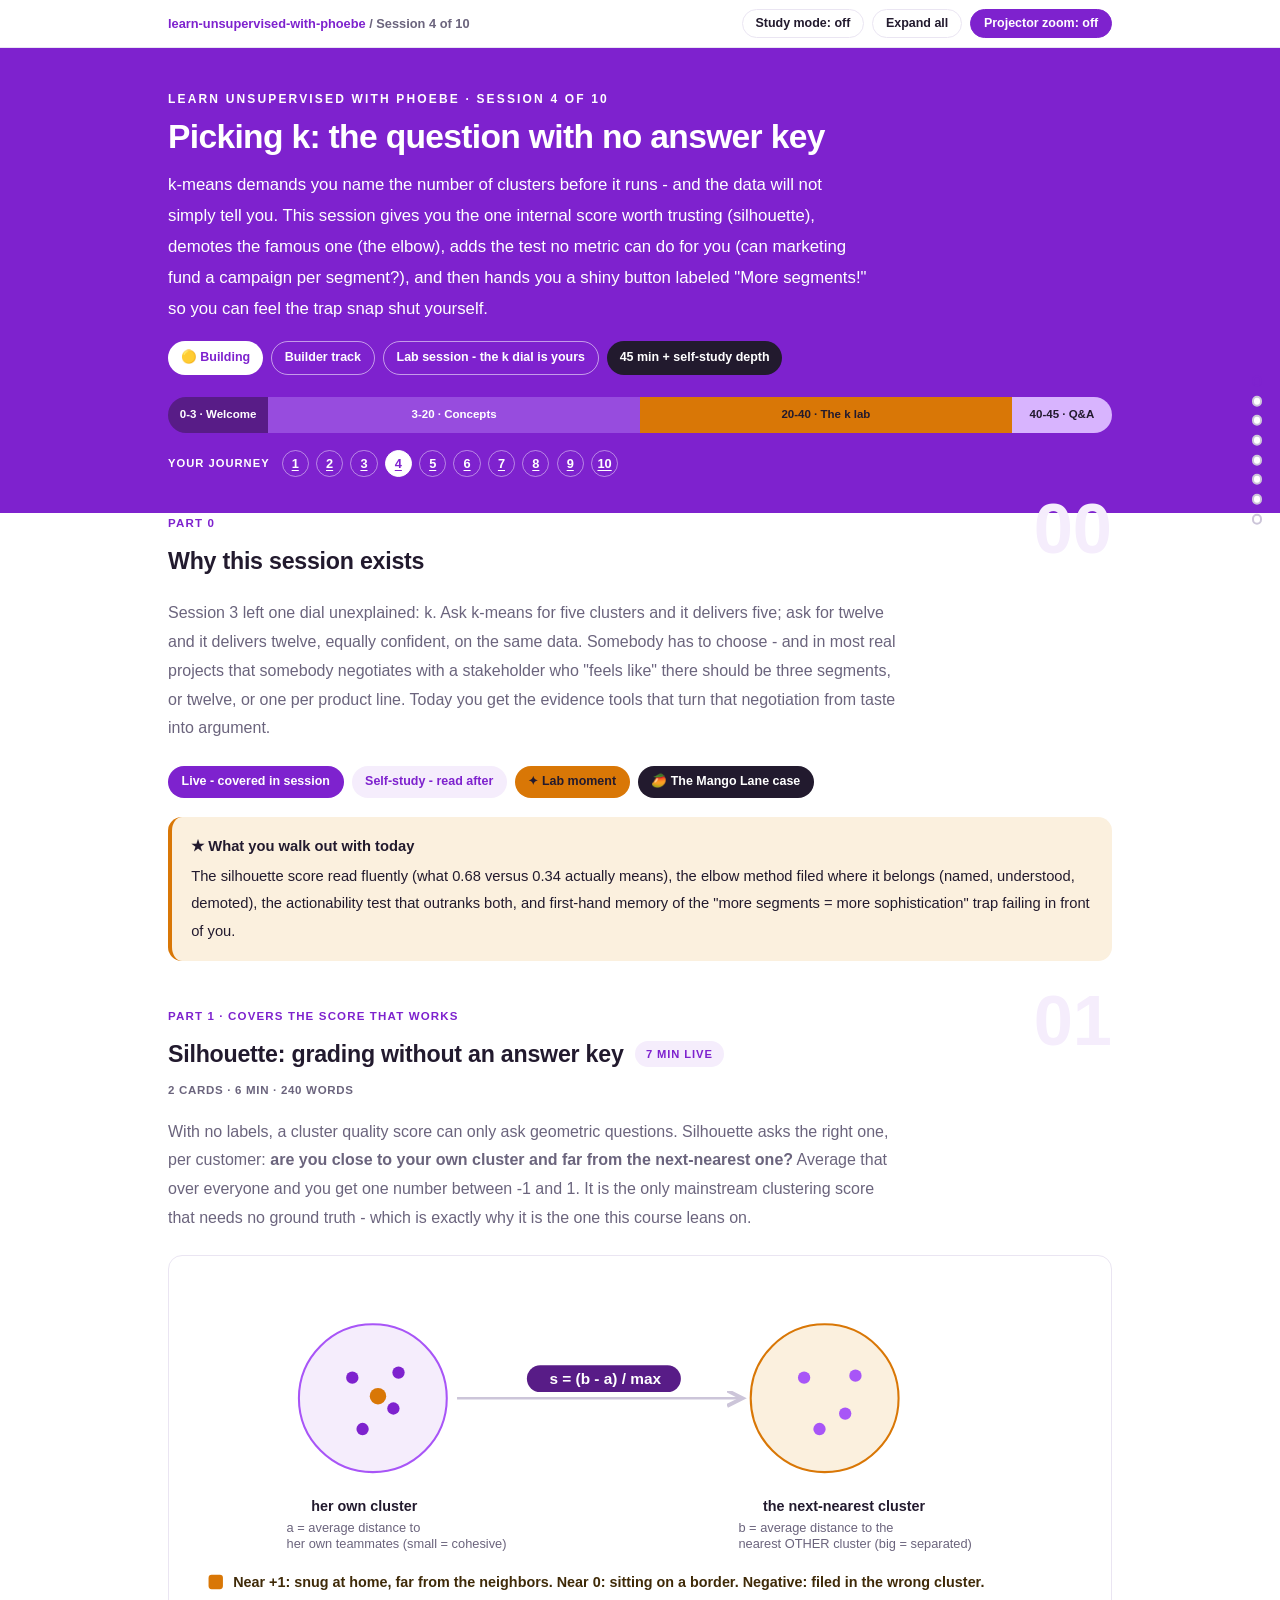
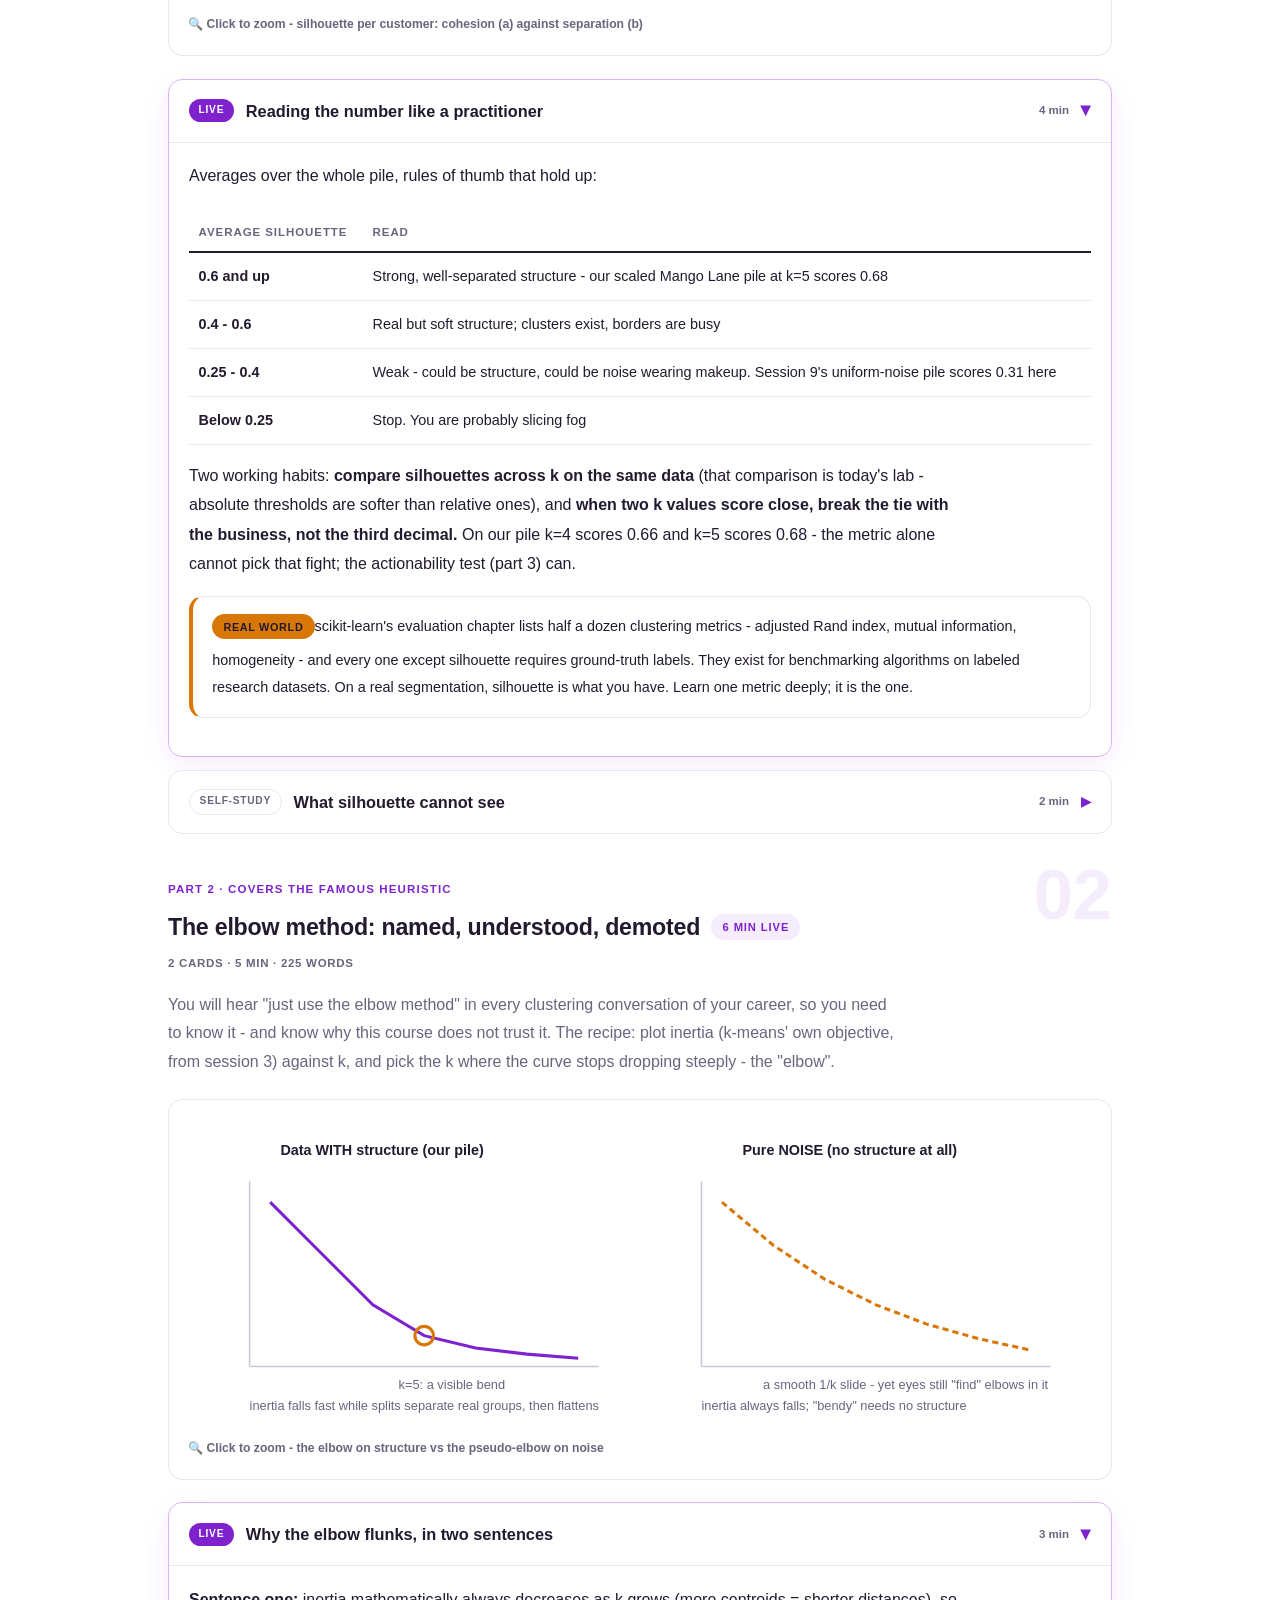
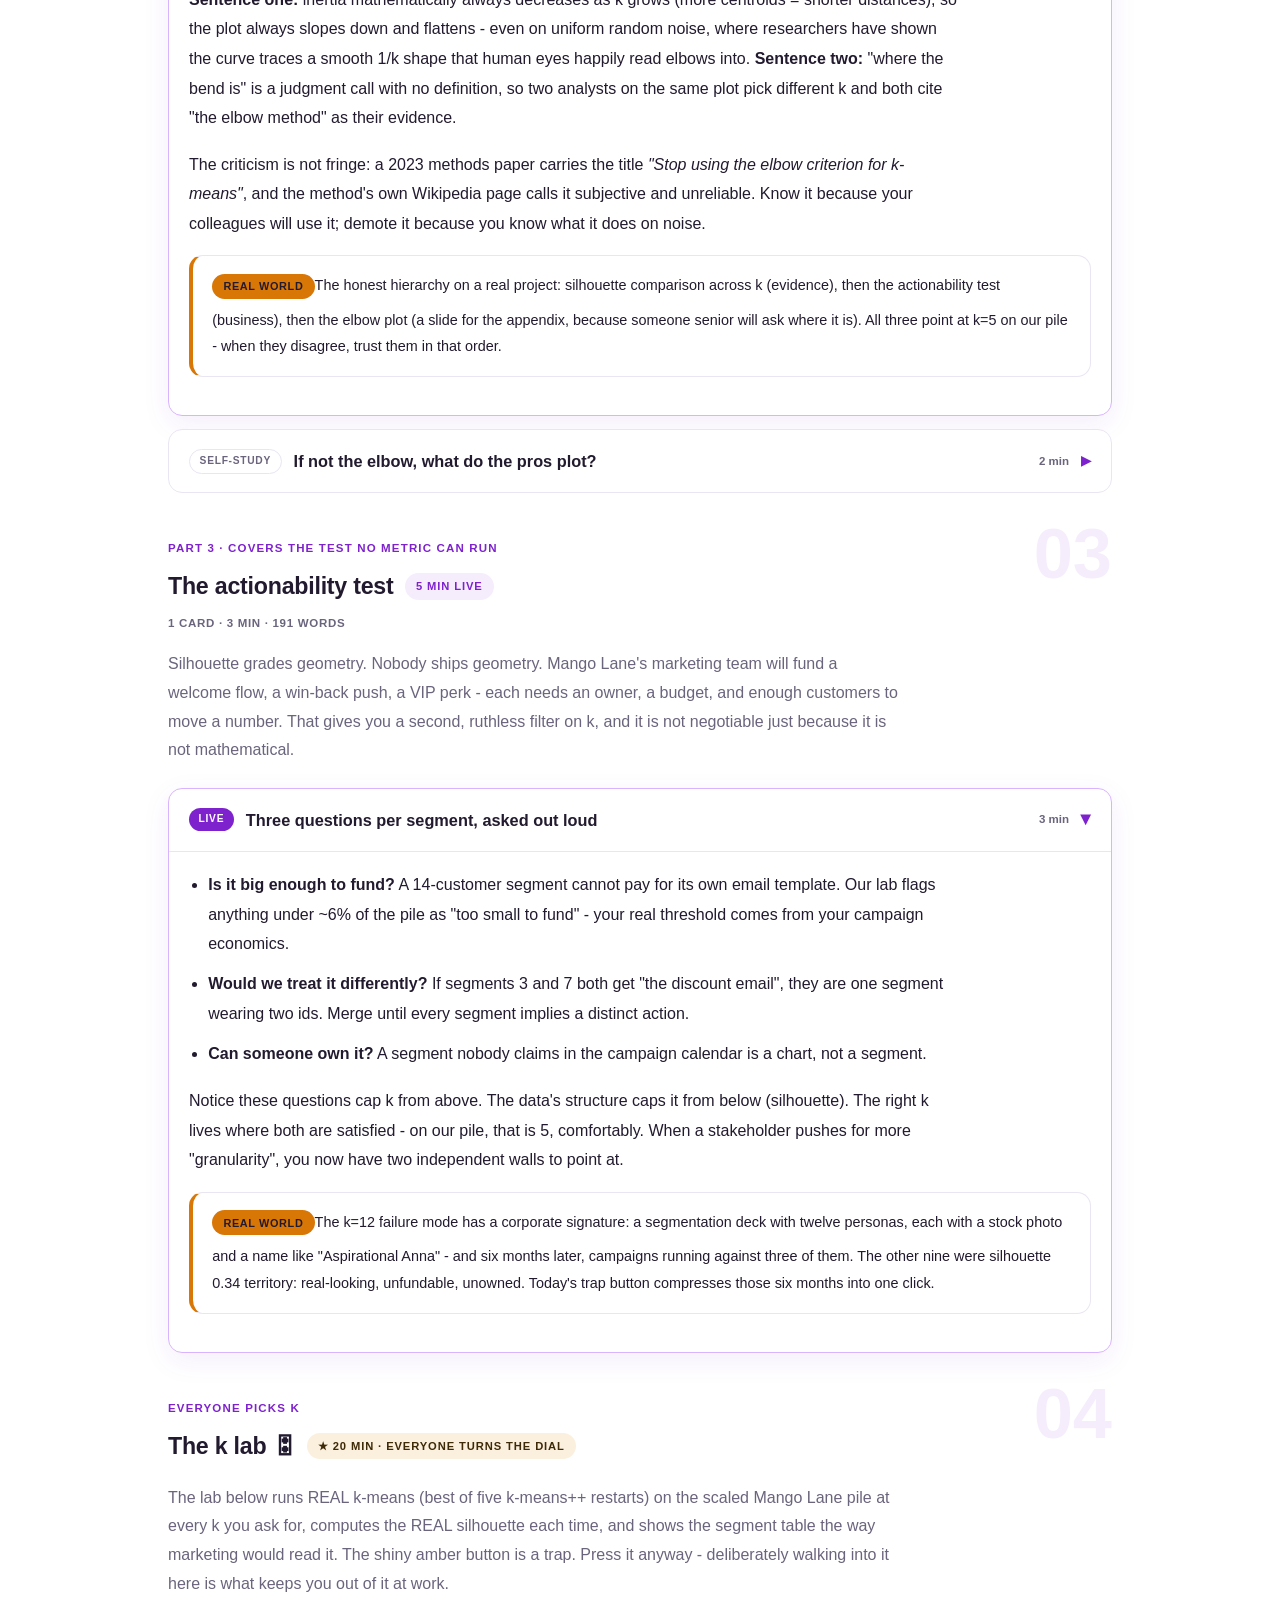
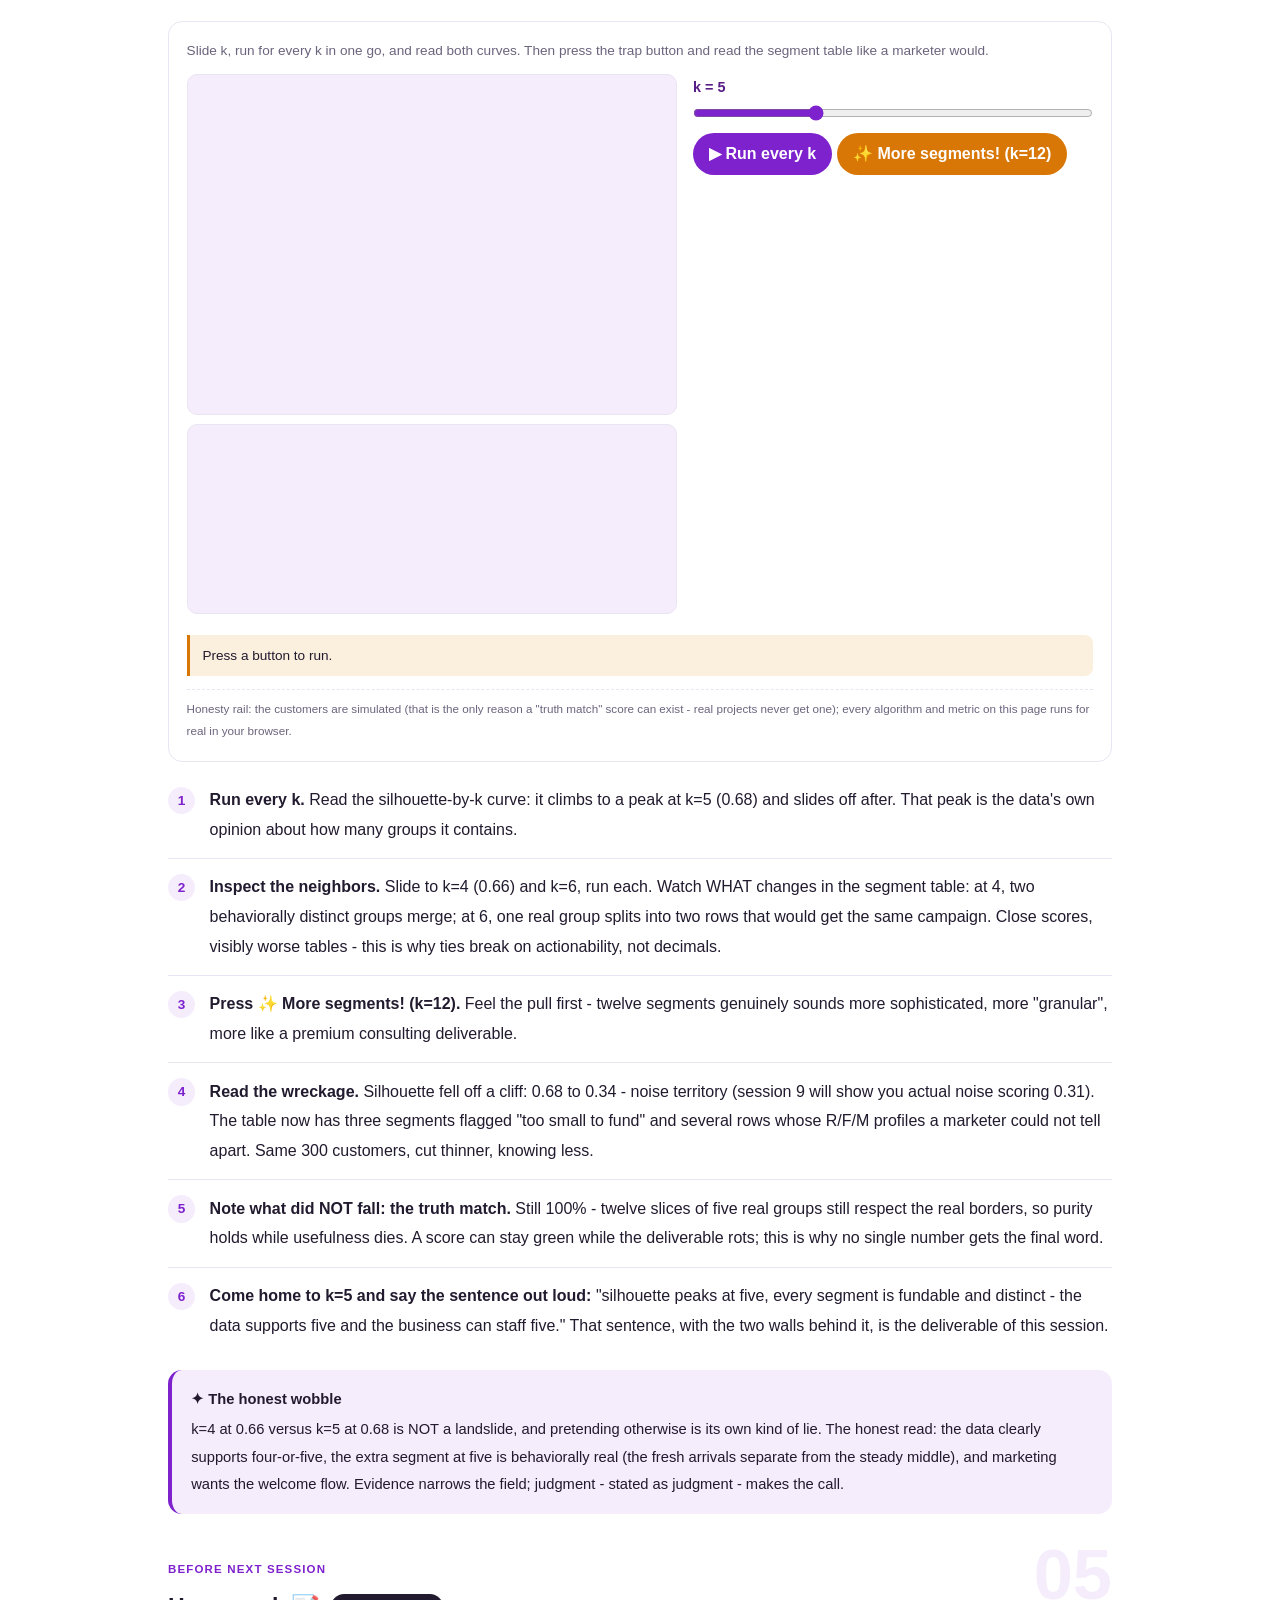
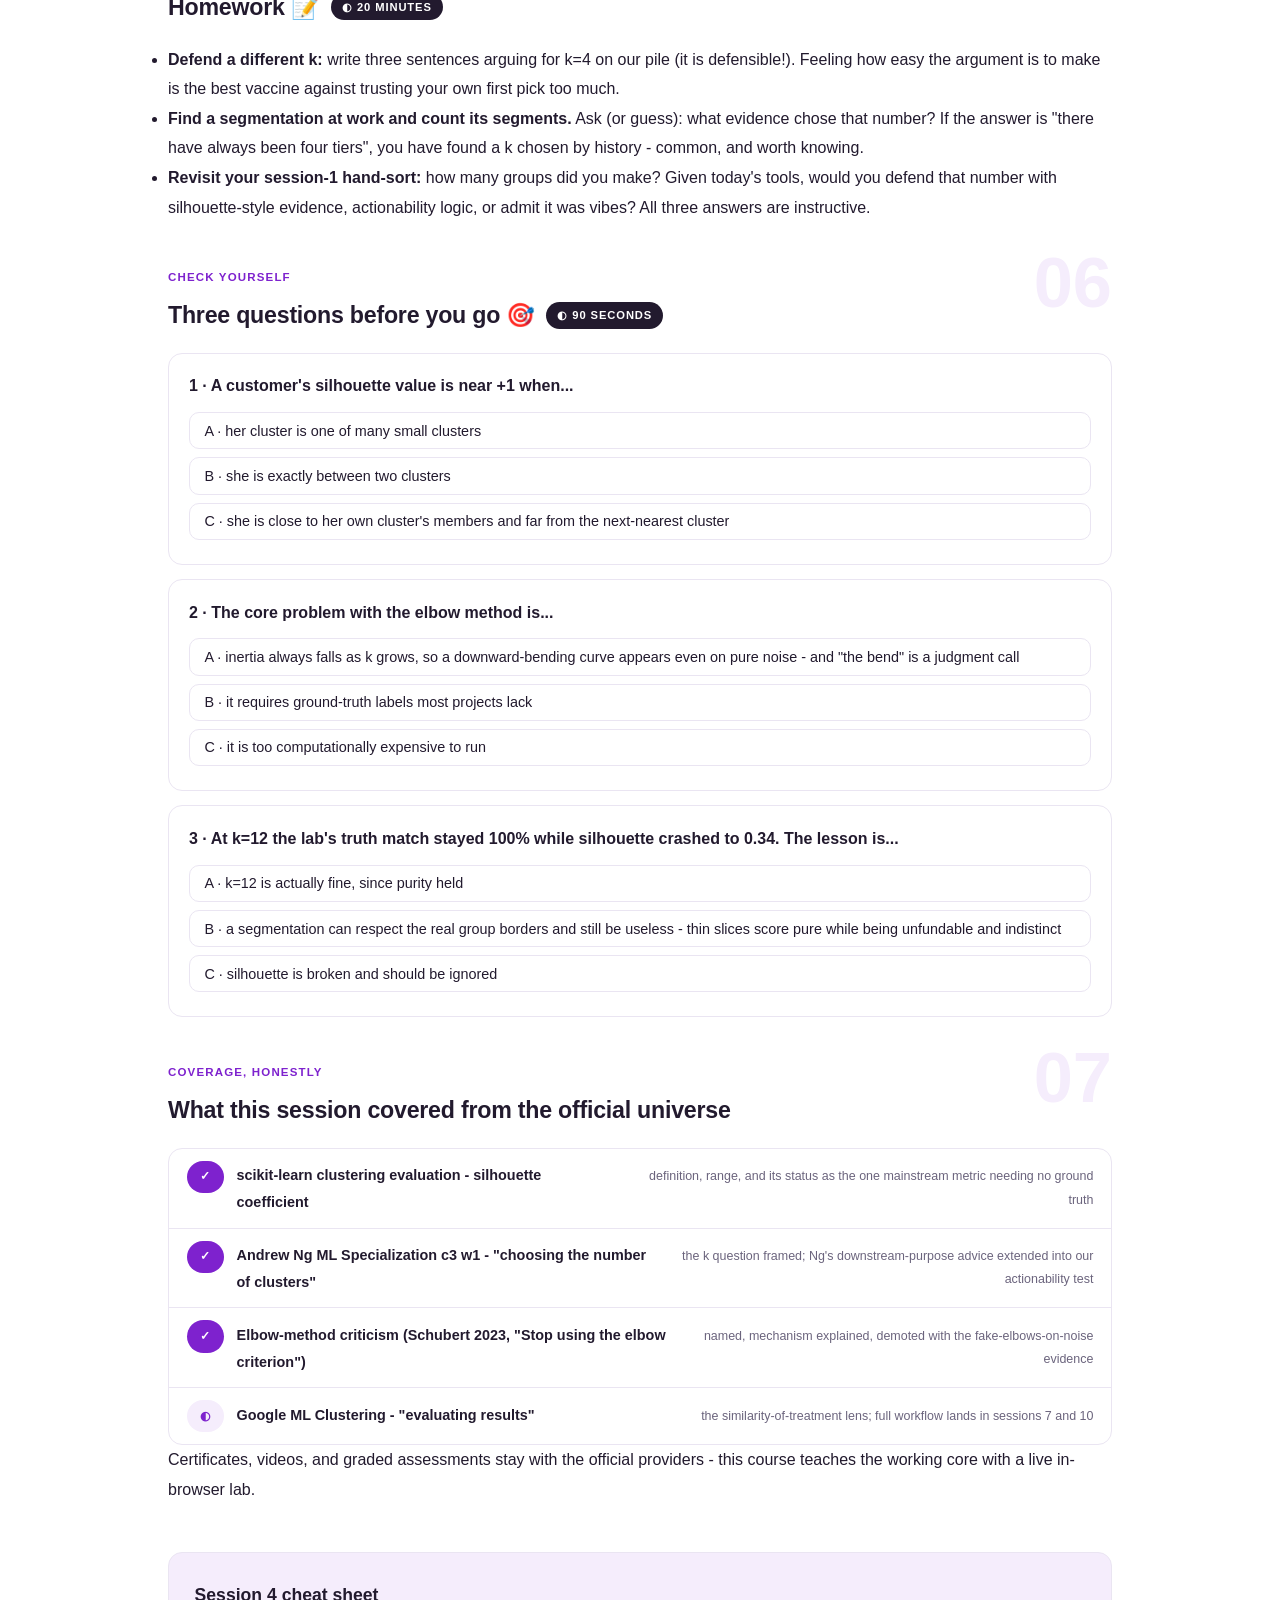
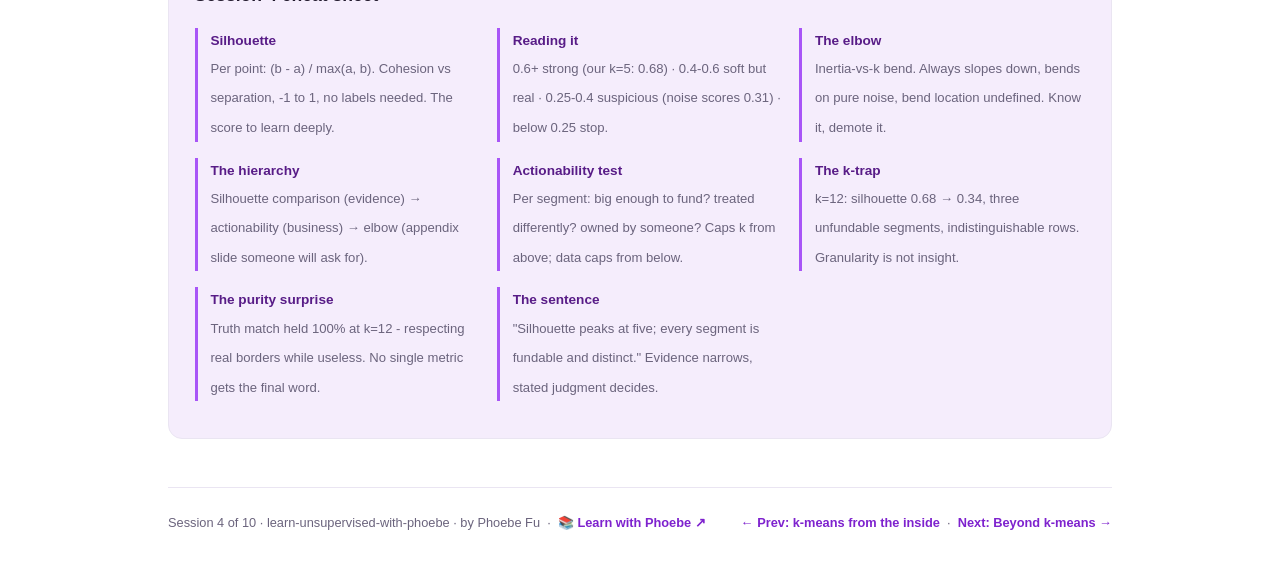
<file: courses/u4-picking-k.html>
<!DOCTYPE html>
<html lang="en">
<head>
<meta charset="UTF-8">
<meta name="viewport" content="width=device-width, initial-scale=1.0">
<!-- social:start -->
<meta name="description" content="Session 3 left one dial unexplained: k. Ask k-means for five clusters and it delivers five; ask for twelve and it delivers twelve, equally confident, on the same data. Somebody has to...">
<meta property="og:type" content="article">
<meta property="og:site_name" content="Learn with Phoebe">
<meta property="og:title" content="Picking k: the question with no answer key - learn unsupervised with phoebe">
<meta property="og:description" content="Session 3 left one dial unexplained: k. Ask k-means for five clusters and it delivers five; ask for twelve and it delivers twelve, equally confident, on the same data. Somebody has to...">
<meta property="og:url" content="https://phoebefu6.github.io/learn-unsupervised-with-phoebe/courses/u4-picking-k.html">
<meta property="og:image" content="https://phoebefu6.github.io/learn-unsupervised-with-phoebe/assets/og-cover.png">
<meta property="og:image:width" content="1200">
<meta property="og:image:height" content="630">
<meta name="twitter:card" content="summary_large_image">
<meta name="twitter:title" content="Picking k: the question with no answer key - learn unsupervised with phoebe">
<meta name="twitter:description" content="Session 3 left one dial unexplained: k. Ask k-means for five clusters and it delivers five; ask for twelve and it delivers twelve, equally confident, on the same data. Somebody has to...">
<meta name="twitter:image" content="https://phoebefu6.github.io/learn-unsupervised-with-phoebe/assets/og-cover.png">
<!-- social:end -->
<title>Session 4 · Picking k: the question with no answer key - learn unsupervised with phoebe</title>
<link rel="stylesheet" href="../assets/style.css?v=27">
</head>
<body>

<div class="toolbar">
  <div class="wrap">
    <span class="crumb"><a href="../index.html">learn-unsupervised-with-phoebe</a> / Session 4 of 10</span>
    <button class="btn" id="toggle-all" type="button">Expand all</button>
    <button class="btn primary" id="zoom-toggle" type="button">Projector zoom: off</button>
  </div>
</div>

<header class="masthead">
  <div class="wrap">
    <div class="eyebrow">Learn Unsupervised with Phoebe · Session 4 of 10</div>
    <h1>Picking k: the question with <span class="accent">no answer key</span></h1>
    <p class="sub">k-means demands you name the number of clusters before it runs - and the data will not simply tell you. This session gives you the one internal score worth trusting (silhouette), demotes the famous one (the elbow), adds the test no metric can do for you (can marketing fund a campaign per segment?), and then hands you a shiny button labeled "More segments!" so you can feel the trap snap shut yourself.</p>
    <div class="chip-row">
      <span class="chip level">🟡 Building</span>
      <span class="chip audience">Builder track</span>
      <span class="chip audience">Lab session - the k dial is yours</span>
      <span class="chip time">45 min + self-study depth</span>
    </div>
    <div class="agenda">
      <span class="a1" style="flex:1">0-3 · Welcome</span>
      <span class="a2" style="flex:4">3-20 · Concepts</span>
      <span class="a3" style="flex:4">20-40 · The k lab</span>
      <span class="a4" style="flex:1">40-45 · Q&amp;A</span>
    </div>
  </div>
</header>

<main class="wrap">

  <!-- ============ INTRO ============ -->
  <section class="section" id="intro">
    <div class="section-kicker">
      <span class="klabel">Part 0</span>
      <h2>Why this session exists</h2>
    </div>
    <p class="lede">Session 3 left one dial unexplained: k. Ask k-means for five clusters and it delivers five; ask for twelve and it delivers twelve, equally confident, on the same data. Somebody has to choose - and in most real projects that somebody negotiates with a stakeholder who "feels like" there should be three segments, or twelve, or one per product line. Today you get the evidence tools that turn that negotiation from taste into argument.</p>
    <div class="legend">
      <span class="pill solid">Live - covered in session</span>
      <span class="pill light">Self-study - read after</span>
      <span class="pill peach">✦ Lab moment</span>
      <span class="pill inkpill">🥭 The Mango Lane case</span>
    </div>
    <div class="callout win">
      <strong>★ What you walk out with today</strong>
      The silhouette score read fluently (what 0.68 versus 0.34 actually means), the elbow method filed where it belongs (named, understood, demoted), the actionability test that outranks both, and first-hand memory of the "more segments = more sophistication" trap failing in front of you.
    </div>
  </section>

  <!-- ============ PART 1: SILHOUETTE ============ -->
  <section class="section" id="silhouette">
    <div class="section-kicker">
      <span class="klabel">Part 1 · covers the score that works</span>
      <h2>Silhouette: grading without an answer key <span class="tag concept">7 min live</span></h2>
    </div>
    <p class="lede">With no labels, a cluster quality score can only ask geometric questions. Silhouette asks the right one, per customer: <strong>are you close to your own cluster and far from the next-nearest one?</strong> Average that over everyone and you get one number between -1 and 1. It is the only mainstream clustering score that needs no ground truth - which is exactly why it is the one this course leans on.</p>

    <figure class="zoomable">
      <svg viewBox="0 0 880 320" xmlns="http://www.w3.org/2000/svg" role="img" aria-label="Silhouette intuition: cohesion versus separation">
        <style>
          .siT { font: 700 14px Inter, sans-serif; fill: #221A2E; }
          .siX { font: 400 12.5px Inter, sans-serif; fill: #6B647D; }
          .siW { font: 800 15px Inter, sans-serif; fill: #FFFFFF; }
          .siN { font: 600 14px Inter, sans-serif; fill: #3F2A08; }
          .siA { stroke: #CCC5D9; stroke-width: 2.5; fill: none; marker-end: url(#siAh); }
        </style>
        <defs>
          <marker id="siAh" markerWidth="8" markerHeight="8" refX="6" refY="3" orient="auto">
            <path d="M0,0 L6,3 L0,6" fill="none" stroke="#CCC5D9" stroke-width="1.5"/>
          </marker>
        </defs>
        <circle cx="180" cy="120" r="72" fill="#F5EDFC" stroke="#A855F7" stroke-width="2"/>
        <circle cx="160" cy="100" r="6" fill="#7E22CE"/><circle cx="200" cy="130" r="6" fill="#7E22CE"/>
        <circle cx="170" cy="150" r="6" fill="#7E22CE"/><circle cx="205" cy="95" r="6" fill="#7E22CE"/>
        <circle cx="185" cy="118" r="8" fill="#D97706"/>
        <text class="siT" x="120" y="230">her own cluster</text>
        <text class="siX" x="96" y="250">a = average distance to</text>
        <text class="siX" x="96" y="266">her own teammates (small = cohesive)</text>
        <circle cx="620" cy="120" r="72" fill="#FBF0DE" stroke="#D97706" stroke-width="2"/>
        <circle cx="600" cy="100" r="6" fill="#A855F7"/><circle cx="640" cy="135" r="6" fill="#A855F7"/>
        <circle cx="615" cy="150" r="6" fill="#A855F7"/><circle cx="650" cy="98" r="6" fill="#A855F7"/>
        <text class="siT" x="560" y="230">the next-nearest cluster</text>
        <text class="siX" x="536" y="250">b = average distance to the</text>
        <text class="siX" x="536" y="266">nearest OTHER cluster (big = separated)</text>
        <line class="siA" x1="262" y1="120" x2="540" y2="120"/>
        <rect x="330" y="88" width="150" height="26" rx="13" fill="#581C87"/>
        <text class="siW" x="352" y="106">s = (b - a) / max</text>
        <rect x="20" y="292" width="14" height="14" rx="3" fill="#D97706"/>
        <text class="siN" x="44" y="304">Near +1: snug at home, far from the neighbors. Near 0: sitting on a border. Negative: filed in the wrong cluster.</text>
      </svg>
      <figcaption>🔍 Click to zoom - silhouette per customer: cohesion (a) against separation (b)</figcaption>
    </figure>

    <details class="card" open>
      <summary><span class="mode live">Live</span>Reading the number like a practitioner<span class="mini">4 min</span><span class="caret">▶</span></summary>
      <div class="body">
        <p>Averages over the whole pile, rules of thumb that hold up:</p>
        <table class="clean">
          <tr><th>Average silhouette</th><th>Read</th></tr>
          <tr><td>0.6 and up</td><td>Strong, well-separated structure - our scaled Mango Lane pile at k=5 scores 0.68</td></tr>
          <tr><td>0.4 - 0.6</td><td>Real but soft structure; clusters exist, borders are busy</td></tr>
          <tr><td>0.25 - 0.4</td><td>Weak - could be structure, could be noise wearing makeup. Session 9's uniform-noise pile scores 0.31 here</td></tr>
          <tr><td>Below 0.25</td><td>Stop. You are probably slicing fog</td></tr>
        </table>
        <p>Two working habits: <strong>compare silhouettes across k on the same data</strong> (that comparison is today's lab - absolute thresholds are softer than relative ones), and <strong>when two k values score close, break the tie with the business, not the third decimal.</strong> On our pile k=4 scores 0.66 and k=5 scores 0.68 - the metric alone cannot pick that fight; the actionability test (part 3) can.</p>
        <div class="callout example"><span class="ex-pill">Real world</span>scikit-learn's evaluation chapter lists half a dozen clustering metrics - adjusted Rand index, mutual information, homogeneity - and every one except silhouette requires ground-truth labels. They exist for benchmarking algorithms on labeled research datasets. On a real segmentation, silhouette is what you have. Learn one metric deeply; it is the one.</div>
      </div>
    </details>

    <details class="card">
      <summary><span class="mode self">Self-study</span>What silhouette cannot see<span class="mini">2 min</span><span class="caret">▶</span></summary>
      <div class="body">
        <p>Silhouette rewards compact, round, well-separated blobs - the same geometry k-means likes. On banana-shaped or nested clusters (session 5's moons) it under-scores structure DBSCAN finds easily. And it says nothing about usefulness: five geometrically perfect segments that all get the same campaign are still one segment to marketing. Treat it as a necessary check, never a sufficient one.</p>
      </div>
    </details>
  </section>

  <!-- ============ PART 2: THE ELBOW, DEMOTED ============ -->
  <section class="section" id="elbow">
    <div class="section-kicker">
      <span class="klabel">Part 2 · covers the famous heuristic</span>
      <h2>The elbow method: named, understood, demoted <span class="tag concept">6 min live</span></h2>
    </div>
    <p class="lede">You will hear "just use the elbow method" in every clustering conversation of your career, so you need to know it - and know why this course does not trust it. The recipe: plot inertia (k-means' own objective, from session 3) against k, and pick the k where the curve stops dropping steeply - the "elbow".</p>

    <figure class="zoomable">
      <svg viewBox="0 0 880 300" xmlns="http://www.w3.org/2000/svg" role="img" aria-label="Elbow method on real structure versus noise">
        <style>
          .elT { font: 700 14px Inter, sans-serif; fill: #221A2E; }
          .elX { font: 400 12.5px Inter, sans-serif; fill: #6B647D; }
          .elN { font: 600 14px Inter, sans-serif; fill: #3F2A08; }
          .elL { stroke: #7E22CE; stroke-width: 3; fill: none; }
          .elM { stroke: #D97706; stroke-width: 3; fill: none; stroke-dasharray: 6 4; }
          .elAx { stroke: #CCC5D9; stroke-width: 1.5; }
        </style>
        <text class="elT" x="90" y="34">Data WITH structure (our pile)</text>
        <line class="elAx" x1="60" y1="240" x2="400" y2="240"/>
        <line class="elAx" x1="60" y1="60" x2="60" y2="240"/>
        <path class="elL" d="M 80 80 L 130 130 L 180 180 L 230 210 L 280 222 L 330 228 L 380 232"/>
        <circle cx="230" cy="210" r="9" fill="none" stroke="#D97706" stroke-width="3"/>
        <text class="elX" x="205" y="262">k=5: a visible bend</text>
        <text class="elX" x="60" y="282">inertia falls fast while splits separate real groups, then flattens</text>
        <text class="elT" x="540" y="34">Pure NOISE (no structure at all)</text>
        <line class="elAx" x1="500" y1="240" x2="840" y2="240"/>
        <line class="elAx" x1="500" y1="60" x2="500" y2="240"/>
        <path class="elM" d="M 520 80 L 570 122 L 620 155 L 670 180 L 720 199 L 770 213 L 820 224"/>
        <text class="elX" x="560" y="262">a smooth 1/k slide - yet eyes still "find" elbows in it</text>
        <text class="elX" x="500" y="282">inertia always falls; "bendy" needs no structure</text>
        <rect x="20" y="292" width="0" height="0" fill="none"/>
        <rect x="60" y="292" width="0" height="0" fill="none"/>
      </svg>
      <figcaption>🔍 Click to zoom - the elbow on structure vs the pseudo-elbow on noise</figcaption>
    </figure>

    <details class="card" open>
      <summary><span class="mode live">Live</span>Why the elbow flunks, in two sentences<span class="mini">3 min</span><span class="caret">▶</span></summary>
      <div class="body">
        <p><strong>Sentence one:</strong> inertia mathematically always decreases as k grows (more centroids = shorter distances), so the plot always slopes down and flattens - even on uniform random noise, where researchers have shown the curve traces a smooth 1/k shape that human eyes happily read elbows into. <strong>Sentence two:</strong> "where the bend is" is a judgment call with no definition, so two analysts on the same plot pick different k and both cite "the elbow method" as their evidence.</p>
        <p>The criticism is not fringe: a 2023 methods paper carries the title <em>"Stop using the elbow criterion for k-means"</em>, and the method's own Wikipedia page calls it subjective and unreliable. Know it because your colleagues will use it; demote it because you know what it does on noise.</p>
        <div class="callout example"><span class="ex-pill">Real world</span>The honest hierarchy on a real project: silhouette comparison across k (evidence), then the actionability test (business), then the elbow plot (a slide for the appendix, because someone senior will ask where it is). All three point at k=5 on our pile - when they disagree, trust them in that order.</div>
      </div>
    </details>

    <details class="card">
      <summary><span class="mode self">Self-study</span>If not the elbow, what do the pros plot?<span class="mini">2 min</span><span class="caret">▶</span></summary>
      <div class="body">
        <p>Silhouette-versus-k (today's lab plots it for you), and when stakes are high, a stability check: re-run the clustering on random subsamples and measure how often customer pairs stay together. Structure that is really there survives resampling; artifacts dissolve. Session 7 makes stability part of the shipping checklist.</p>
      </div>
    </details>
  </section>

  <!-- ============ PART 3: ACTIONABILITY ============ -->
  <section class="section" id="actionability">
    <div class="section-kicker">
      <span class="klabel">Part 3 · covers the test no metric can run</span>
      <h2>The actionability test <span class="tag concept">5 min live</span></h2>
    </div>
    <p class="lede">Silhouette grades geometry. Nobody ships geometry. Mango Lane's marketing team will fund a welcome flow, a win-back push, a VIP perk - each needs an owner, a budget, and enough customers to move a number. That gives you a second, ruthless filter on k, and it is not negotiable just because it is not mathematical.</p>

    <details class="card" open>
      <summary><span class="mode live">Live</span>Three questions per segment, asked out loud<span class="mini">3 min</span><span class="caret">▶</span></summary>
      <div class="body">
        <ul>
          <li><strong>Is it big enough to fund?</strong> A 14-customer segment cannot pay for its own email template. Our lab flags anything under ~6% of the pile as "too small to fund" - your real threshold comes from your campaign economics.</li>
          <li><strong>Would we treat it differently?</strong> If segments 3 and 7 both get "the discount email", they are one segment wearing two ids. Merge until every segment implies a distinct action.</li>
          <li><strong>Can someone own it?</strong> A segment nobody claims in the campaign calendar is a chart, not a segment.</li>
        </ul>
        <p>Notice these questions cap k from above. The data's structure caps it from below (silhouette). The right k lives where both are satisfied - on our pile, that is 5, comfortably. When a stakeholder pushes for more "granularity", you now have two independent walls to point at.</p>
        <div class="callout example"><span class="ex-pill">Real world</span>The k=12 failure mode has a corporate signature: a segmentation deck with twelve personas, each with a stock photo and a name like "Aspirational Anna" - and six months later, campaigns running against three of them. The other nine were silhouette 0.34 territory: real-looking, unfundable, unowned. Today's trap button compresses those six months into one click.</div>
      </div>
    </details>
  </section>

  <!-- ============ DEMO: THE K LAB ============ -->
  <section class="section" id="demo">
    <div class="section-kicker">
      <span class="klabel">Everyone picks k</span>
      <h2>The k lab 🎛 <span class="tag demo">★ 20 min · everyone turns the dial</span></h2>
    </div>
    <p class="lede">The lab below runs REAL k-means (best of five k-means++ restarts) on the scaled Mango Lane pile at every k you ask for, computes the REAL silhouette each time, and shows the segment table the way marketing would read it. The shiny amber button is a trap. Press it anyway - deliberately walking into it here is what keeps you out of it at work.</p>

    <div id="cluster-live" data-mode="pick-k"></div>

    <div class="steps">
      <div class="step"><p><strong>Run every k.</strong> Read the silhouette-by-k curve: it climbs to a peak at k=5 (0.68) and slides off after. That peak is the data's own opinion about how many groups it contains.</p></div>
      <div class="step"><p><strong>Inspect the neighbors.</strong> Slide to k=4 (0.66) and k=6, run each. Watch WHAT changes in the segment table: at 4, two behaviorally distinct groups merge; at 6, one real group splits into two rows that would get the same campaign. Close scores, visibly worse tables - this is why ties break on actionability, not decimals.</p></div>
      <div class="step"><p><strong>Press ✨ More segments! (k=12).</strong> Feel the pull first - twelve segments genuinely sounds more sophisticated, more "granular", more like a premium consulting deliverable.</p></div>
      <div class="step"><p><strong>Read the wreckage.</strong> Silhouette fell off a cliff: 0.68 to 0.34 - noise territory (session 9 will show you actual noise scoring 0.31). The table now has three segments flagged "too small to fund" and several rows whose R/F/M profiles a marketer could not tell apart. Same 300 customers, cut thinner, knowing less.</p></div>
      <div class="step"><p><strong>Note what did NOT fall: the truth match.</strong> Still 100% - twelve slices of five real groups still respect the real borders, so purity holds while usefulness dies. A score can stay green while the deliverable rots; this is why no single number gets the final word.</p></div>
      <div class="step"><p><strong>Come home to k=5 and say the sentence out loud:</strong> "silhouette peaks at five, every segment is fundable and distinct - the data supports five and the business can staff five." That sentence, with the two walls behind it, is the deliverable of this session.</p></div>
    </div>
    <div class="callout tip">
      <strong>✦ The honest wobble</strong>
      k=4 at 0.66 versus k=5 at 0.68 is NOT a landslide, and pretending otherwise is its own kind of lie. The honest read: the data clearly supports four-or-five, the extra segment at five is behaviorally real (the fresh arrivals separate from the steady middle), and marketing wants the welcome flow. Evidence narrows the field; judgment - stated as judgment - makes the call.
    </div>
  </section>

  <!-- ============ EXERCISE ============ -->
  <section class="section" id="exercise">
    <div class="section-kicker">
      <span class="klabel">Before next session</span>
      <h2>Homework 📝 <span class="tag exercise">◐ 20 minutes</span></h2>
    </div>
    <ul>
      <li><strong>Defend a different k:</strong> write three sentences arguing for k=4 on our pile (it is defensible!). Feeling how easy the argument is to make is the best vaccine against trusting your own first pick too much.</li>
      <li><strong>Find a segmentation at work and count its segments.</strong> Ask (or guess): what evidence chose that number? If the answer is "there have always been four tiers", you have found a k chosen by history - common, and worth knowing.</li>
      <li><strong>Revisit your session-1 hand-sort:</strong> how many groups did you make? Given today's tools, would you defend that number with silhouette-style evidence, actionability logic, or admit it was vibes? All three answers are instructive.</li>
    </ul>
  </section>

  <!-- ============ QUIZ ============ -->
  <section class="section" id="quiz">
    <div class="section-kicker">
      <span class="klabel">Check yourself</span>
      <h2>Three questions before you go 🎯 <span class="tag exercise">◐ 90 seconds</span></h2>
    </div>
    <div class="quiz-q" data-answer="2">
      <p class="qtext">1 · A customer's silhouette value is near +1 when...</p>
      <button class="qopt" type="button">A · her cluster is one of many small clusters</button>
      <button class="qopt" type="button">B · she is exactly between two clusters</button>
      <button class="qopt" type="button">C · she is close to her own cluster's members and far from the next-nearest cluster</button>
      <p class="qwhy">Cohesion small (a), separation big (b), s = (b - a) / max(a, b) approaches 1. Near 0 = on a border; negative = probably filed in the wrong cluster.</p>
    </div>
    <div class="quiz-q" data-answer="0">
      <p class="qtext">2 · The core problem with the elbow method is...</p>
      <button class="qopt" type="button">A · inertia always falls as k grows, so a downward-bending curve appears even on pure noise - and "the bend" is a judgment call</button>
      <button class="qopt" type="button">B · it requires ground-truth labels most projects lack</button>
      <button class="qopt" type="button">C · it is too computationally expensive to run</button>
      <p class="qwhy">More centroids always means shorter distances - the curve slopes down on anything, including noise, and where it "bends" has no definition. Hence the 2023 paper literally titled "Stop using the elbow criterion for k-means".</p>
    </div>
    <div class="quiz-q" data-answer="1">
      <p class="qtext">3 · At k=12 the lab's truth match stayed 100% while silhouette crashed to 0.34. The lesson is...</p>
      <button class="qopt" type="button">A · k=12 is actually fine, since purity held</button>
      <button class="qopt" type="button">B · a segmentation can respect the real group borders and still be useless - thin slices score pure while being unfundable and indistinct</button>
      <button class="qopt" type="button">C · silhouette is broken and should be ignored</button>
      <p class="qwhy">Twelve slices of five real groups never mix truths - purity survives - but three segments could not fund a campaign and several were behaviorally identical. Geometry green, business dead: no single metric gets the final word.</p>
    </div>
    <p class="quiz-score"></p>
  </section>

  <!-- ============ SOURCES COVERED ============ -->
  <section class="section" id="official">
    <div class="section-kicker">
      <span class="klabel">Coverage, honestly</span>
      <h2>What this session covered from the official universe</h2>
    </div>
    <div class="covered">
      <div class="covered-row"><span class="status pill solid">✓</span><span class="name">scikit-learn clustering evaluation - silhouette coefficient</span><span class="note">definition, range, and its status as the one mainstream metric needing no ground truth</span></div>
      <div class="covered-row"><span class="status pill solid">✓</span><span class="name">Andrew Ng ML Specialization c3 w1 - "choosing the number of clusters"</span><span class="note">the k question framed; Ng's downstream-purpose advice extended into our actionability test</span></div>
      <div class="covered-row"><span class="status pill solid">✓</span><span class="name">Elbow-method criticism (Schubert 2023, "Stop using the elbow criterion")</span><span class="note">named, mechanism explained, demoted with the fake-elbows-on-noise evidence</span></div>
      <div class="covered-row"><span class="status pill light">◐</span><span class="name">Google ML Clustering - "evaluating results"</span><span class="note">the similarity-of-treatment lens; full workflow lands in sessions 7 and 10</span></div>
    </div>
    <p>Certificates, videos, and graded assessments stay with the official providers - this course teaches the working core with a live in-browser lab.</p>
  </section>

  <!-- ============ CHEAT SHEET ============ -->
  <section class="cheat" id="cheatsheet">
    <h3>Session 4 cheat sheet</h3>
    <div class="grid-2">
      <div class="cheat-item"><b>Silhouette</b><span>Per point: (b - a) / max(a, b). Cohesion vs separation, -1 to 1, no labels needed. The score to learn deeply.</span></div>
      <div class="cheat-item"><b>Reading it</b><span>0.6+ strong (our k=5: 0.68) · 0.4-0.6 soft but real · 0.25-0.4 suspicious (noise scores 0.31) · below 0.25 stop.</span></div>
      <div class="cheat-item"><b>The elbow</b><span>Inertia-vs-k bend. Always slopes down, bends on pure noise, bend location undefined. Know it, demote it.</span></div>
      <div class="cheat-item"><b>The hierarchy</b><span>Silhouette comparison (evidence) → actionability (business) → elbow (appendix slide someone will ask for).</span></div>
      <div class="cheat-item"><b>Actionability test</b><span>Per segment: big enough to fund? treated differently? owned by someone? Caps k from above; data caps from below.</span></div>
      <div class="cheat-item"><b>The k-trap</b><span>k=12: silhouette 0.68 → 0.34, three unfundable segments, indistinguishable rows. Granularity is not insight.</span></div>
      <div class="cheat-item"><b>The purity surprise</b><span>Truth match held 100% at k=12 - respecting real borders while useless. No single metric gets the final word.</span></div>
      <div class="cheat-item"><b>The sentence</b><span>"Silhouette peaks at five; every segment is fundable and distinct." Evidence narrows, stated judgment decides.</span></div>
    </div>
  </section>

  <footer class="pagefoot">
    <span>Session 4 of 10 · learn-unsupervised-with-phoebe · by Phoebe Fu &nbsp;·&nbsp; 📚 <a href="https://phoebefu6.github.io/learn-with-phoebe/">Learn with Phoebe ↗</a></span>
    <span><a href="u3-kmeans-from-the-inside.html">← Prev: k-means from the inside</a> &nbsp;·&nbsp; <a href="u5-beyond-kmeans.html">Next: Beyond k-means →</a></span>
  </footer>

</main>

<script src="../assets/app.js?v=26"></script>
<script src="../assets/cluster-live.js?v=6"></script>
</body>
</html>
</file>
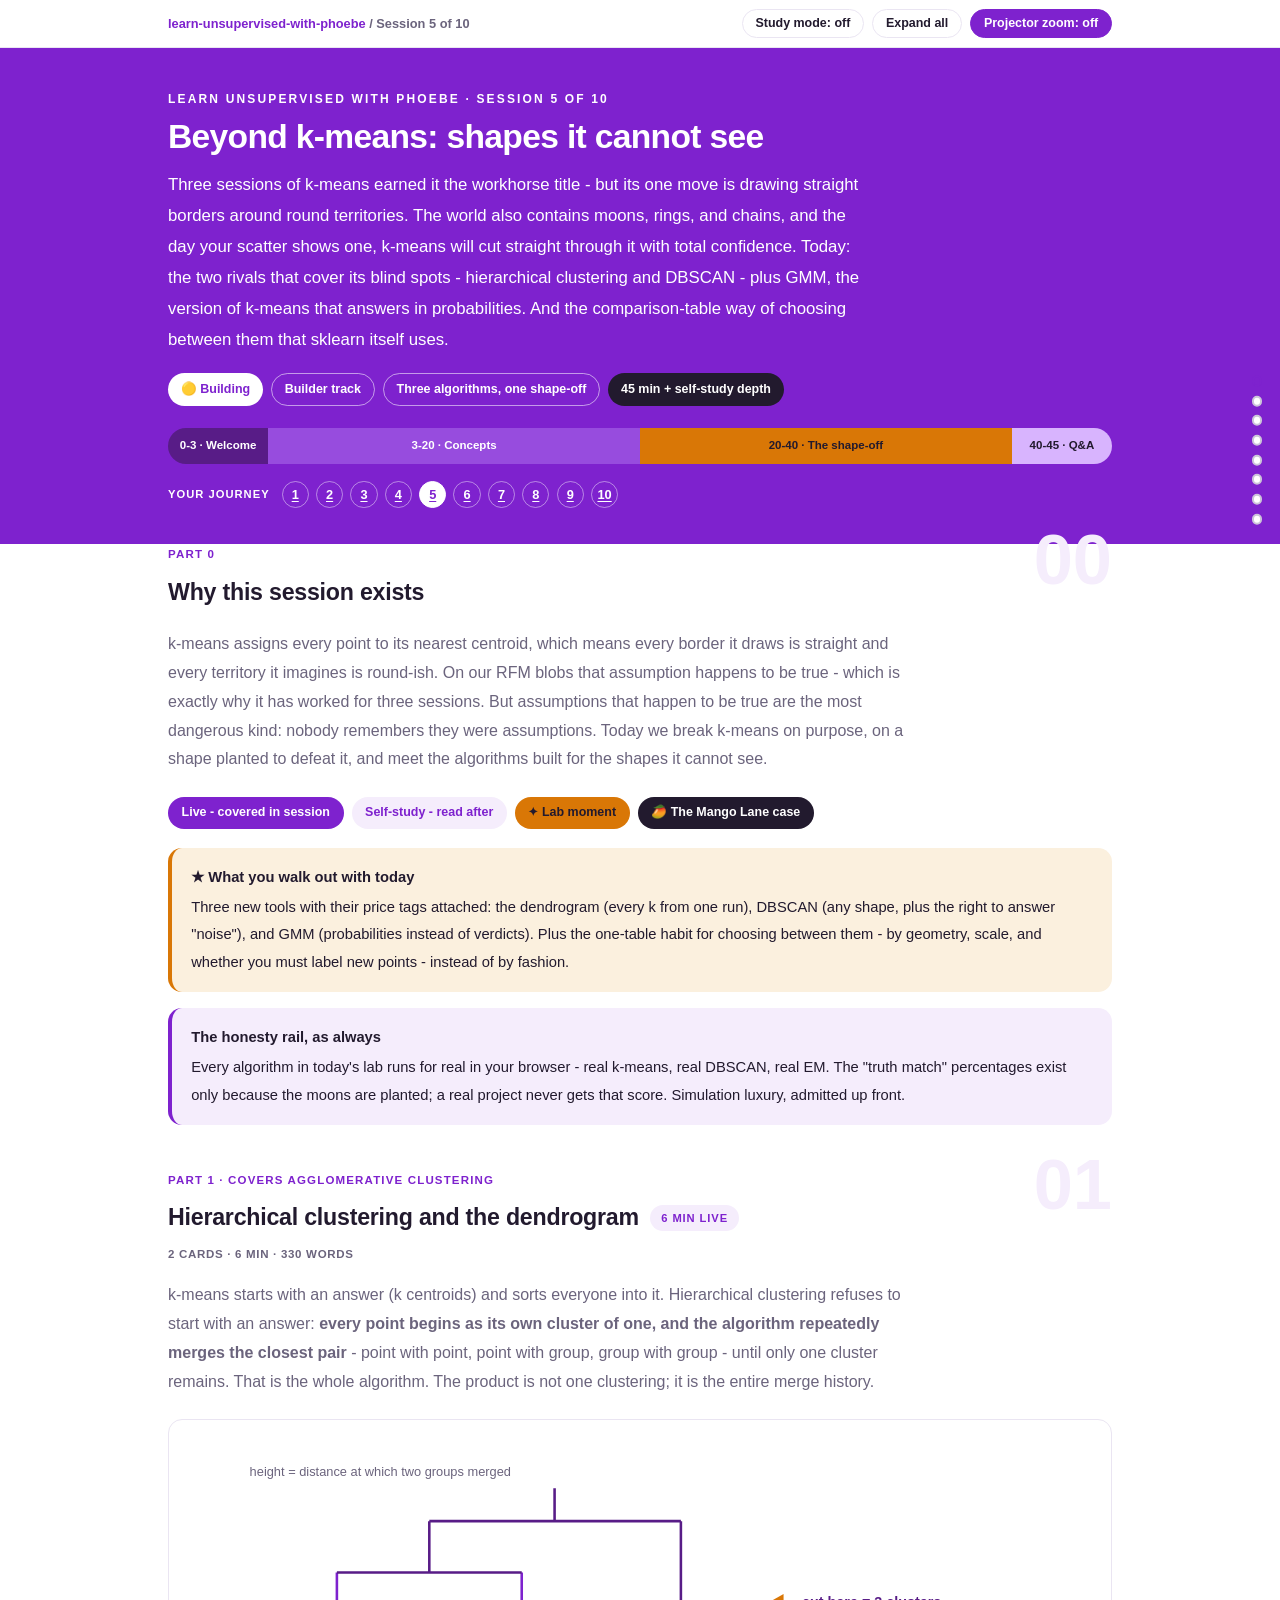
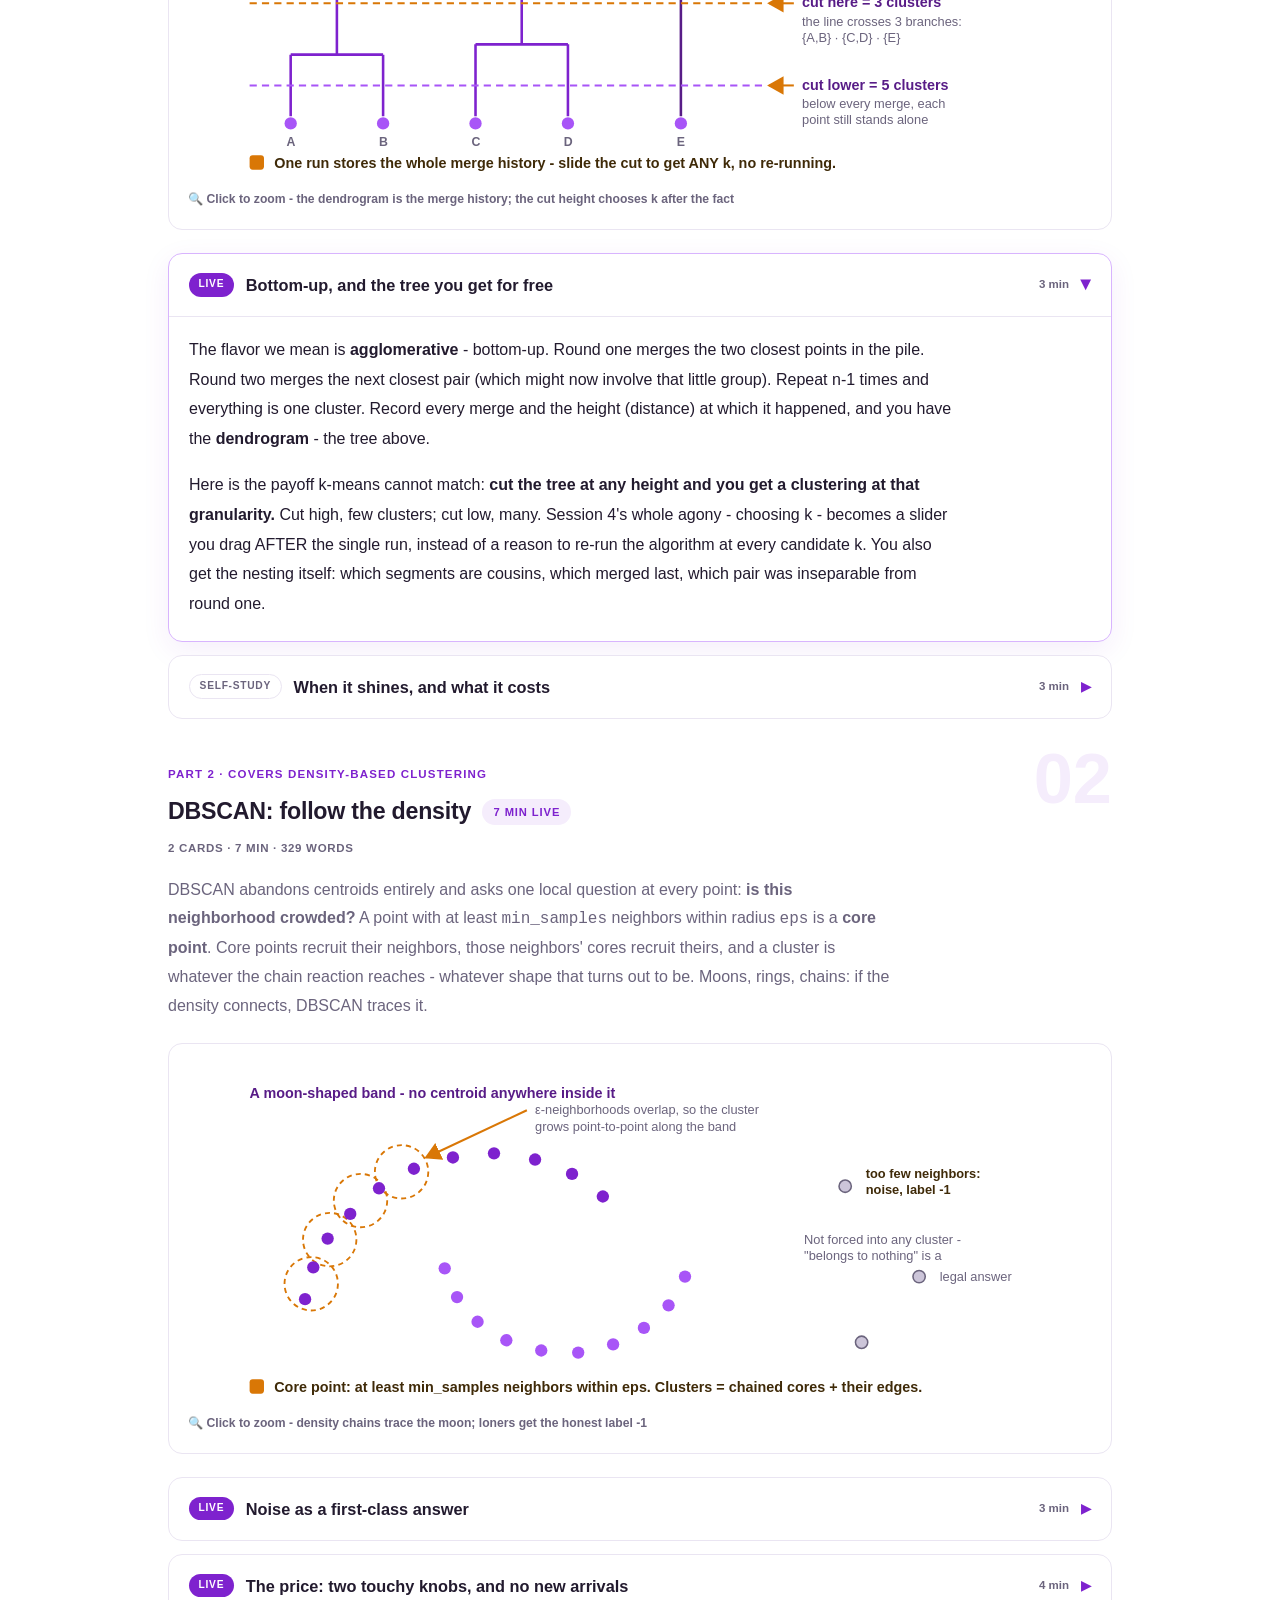
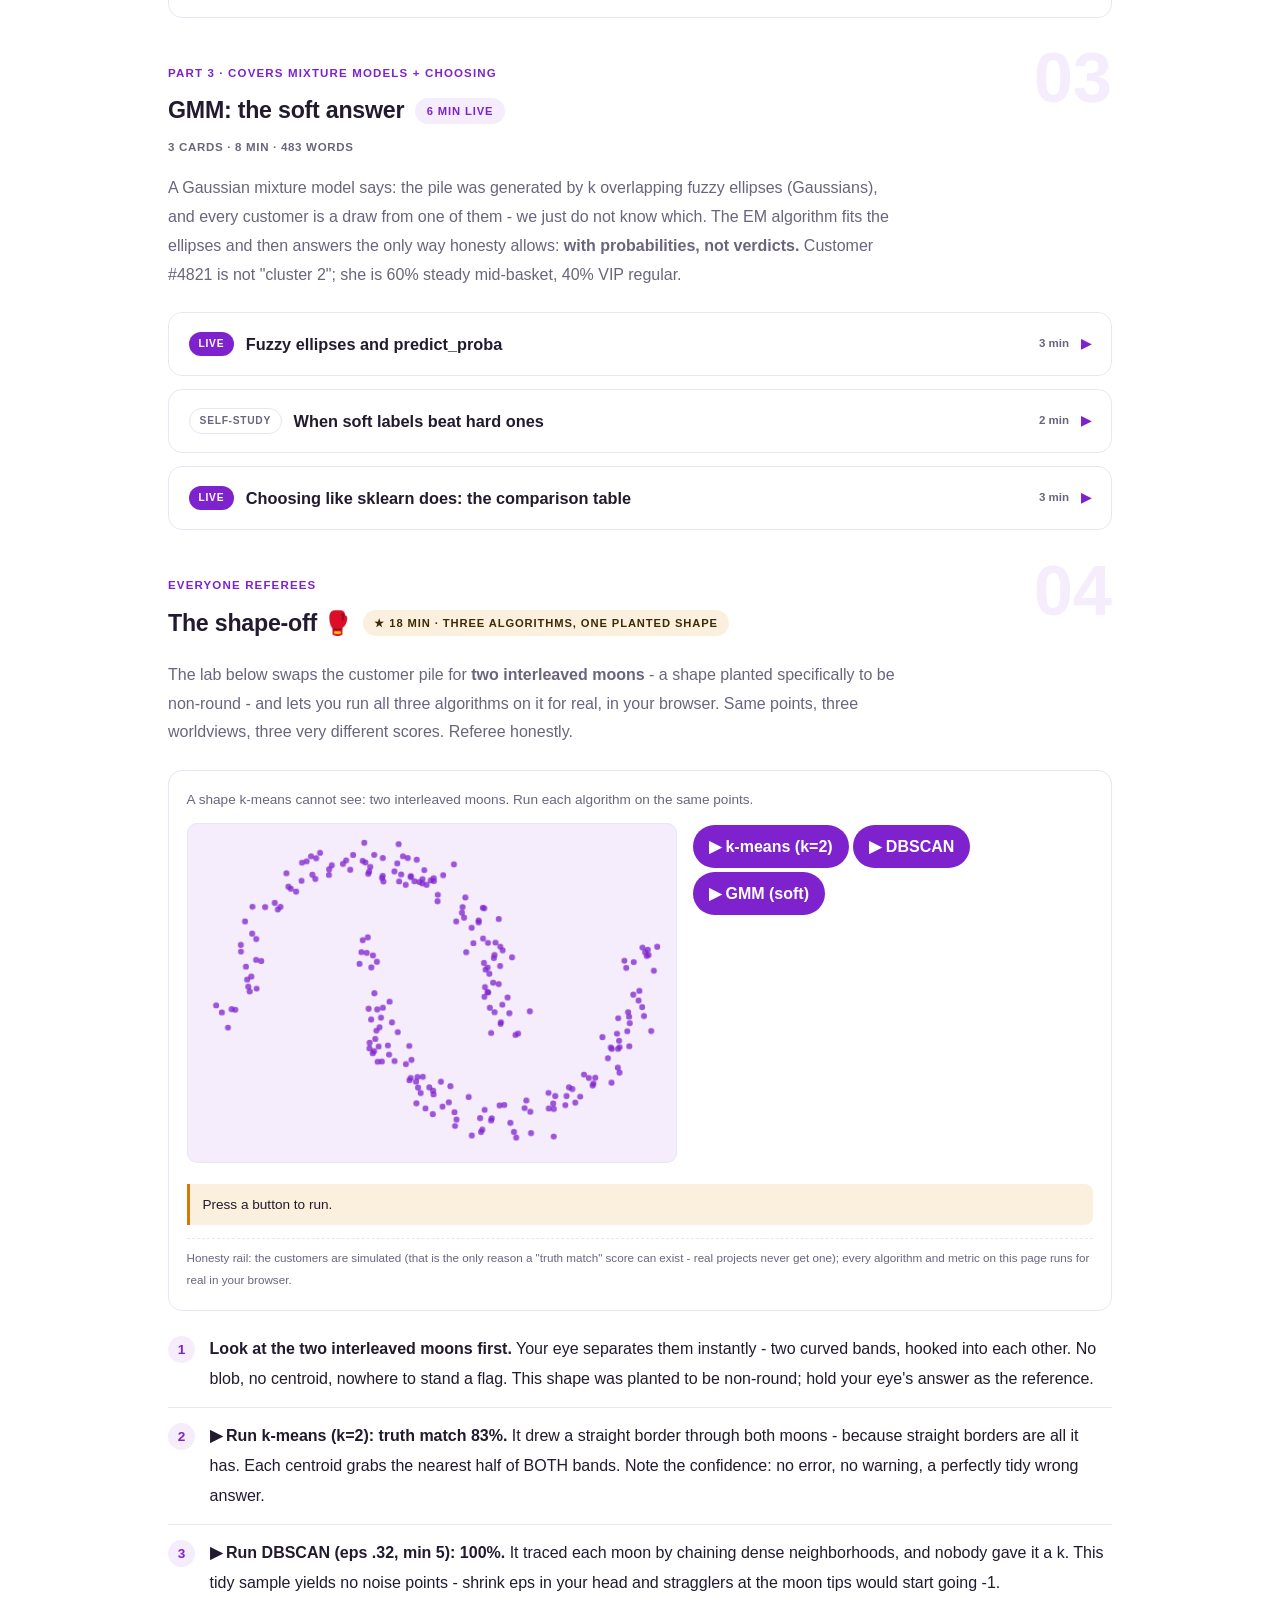
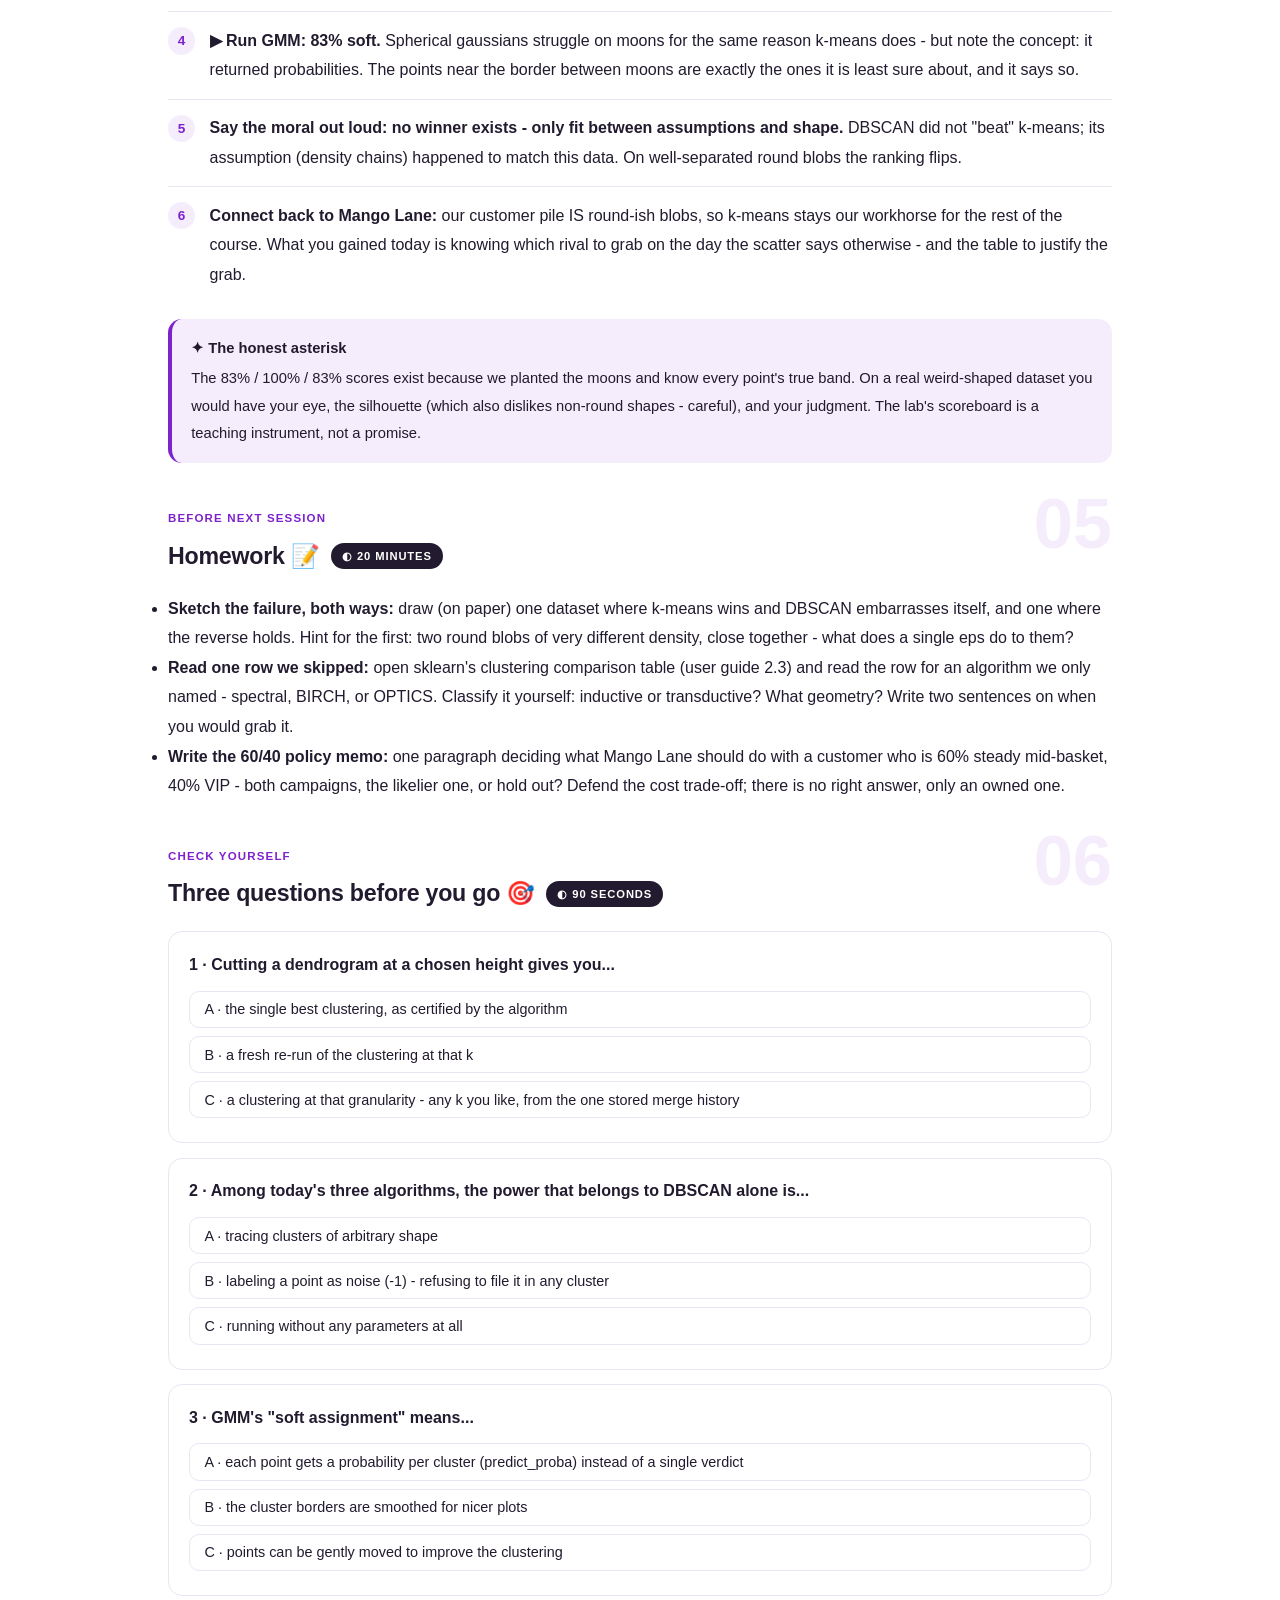
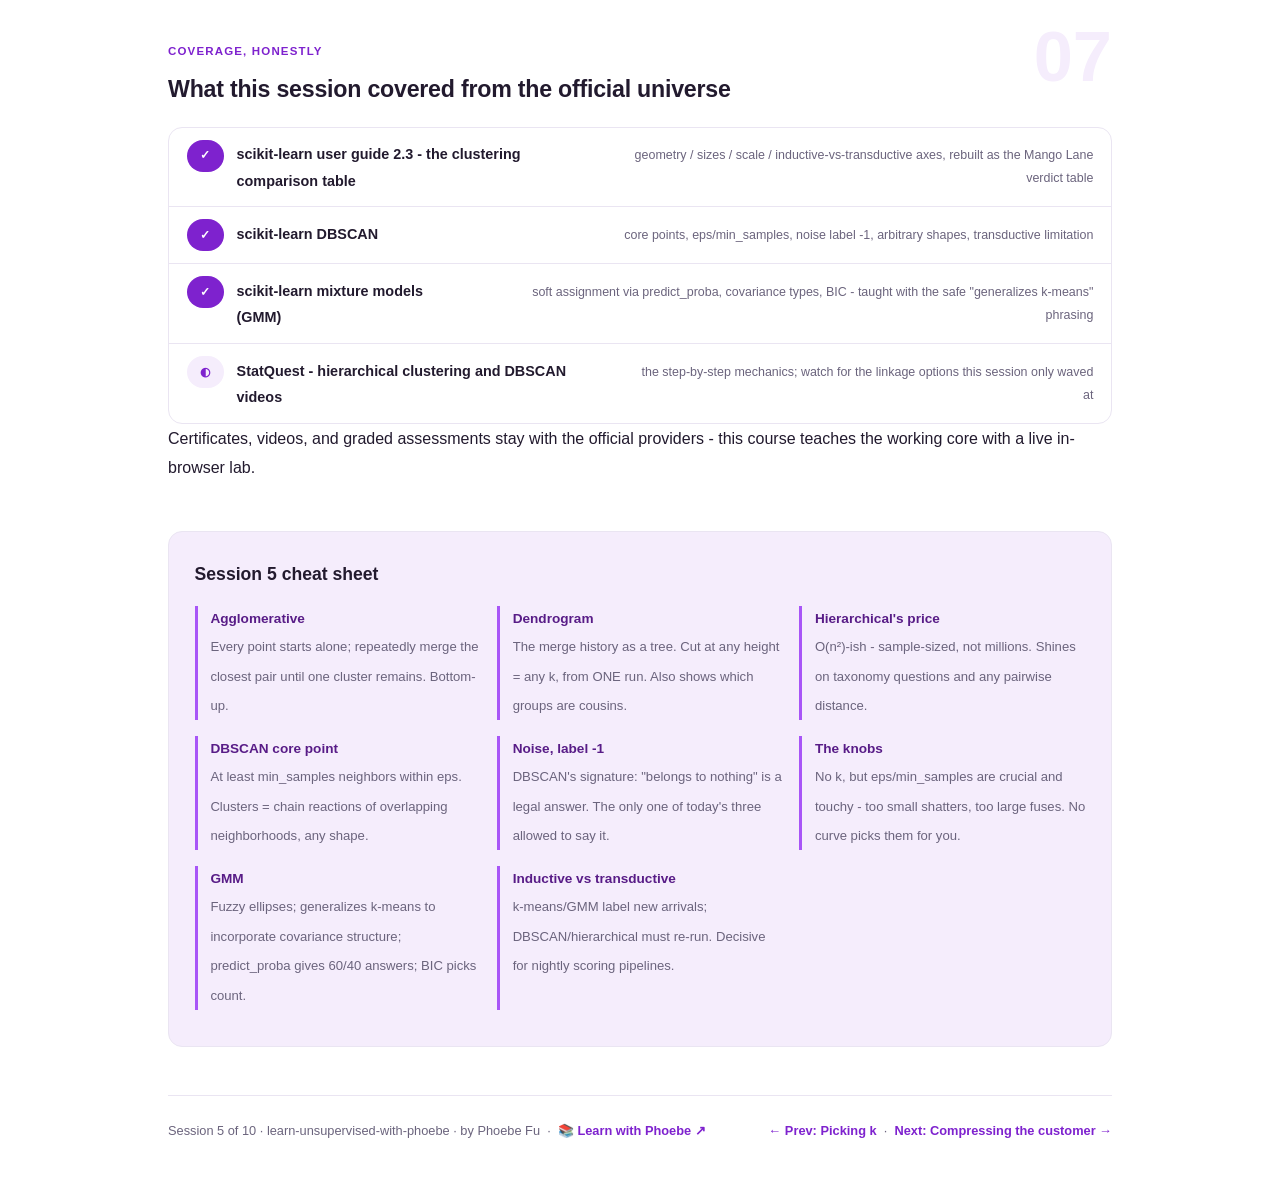
<file: courses/u5-beyond-kmeans.html>
<!DOCTYPE html>
<html lang="en">
<head>
<meta charset="UTF-8">
<meta name="viewport" content="width=device-width, initial-scale=1.0">
<!-- social:start -->
<meta name="description" content="k-means assigns every point to its nearest centroid, which means every border it draws is straight and every territory it imagines is round-ish. On our RFM blobs that assumption happens to...">
<meta property="og:type" content="article">
<meta property="og:site_name" content="Learn with Phoebe">
<meta property="og:title" content="Beyond k-means: shapes it cannot see - learn unsupervised with phoebe">
<meta property="og:description" content="k-means assigns every point to its nearest centroid, which means every border it draws is straight and every territory it imagines is round-ish. On our RFM blobs that assumption happens to...">
<meta property="og:url" content="https://phoebefu6.github.io/learn-unsupervised-with-phoebe/courses/u5-beyond-kmeans.html">
<meta property="og:image" content="https://phoebefu6.github.io/learn-unsupervised-with-phoebe/assets/og-cover.png">
<meta property="og:image:width" content="1200">
<meta property="og:image:height" content="630">
<meta name="twitter:card" content="summary_large_image">
<meta name="twitter:title" content="Beyond k-means: shapes it cannot see - learn unsupervised with phoebe">
<meta name="twitter:description" content="k-means assigns every point to its nearest centroid, which means every border it draws is straight and every territory it imagines is round-ish. On our RFM blobs that assumption happens to...">
<meta name="twitter:image" content="https://phoebefu6.github.io/learn-unsupervised-with-phoebe/assets/og-cover.png">
<!-- social:end -->
<title>Session 5 · Beyond k-means: shapes it cannot see - learn unsupervised with phoebe</title>
<link rel="stylesheet" href="../assets/style.css?v=27">
</head>
<body>

<div class="toolbar">
  <div class="wrap">
    <span class="crumb"><a href="../index.html">learn-unsupervised-with-phoebe</a> / Session 5 of 10</span>
    <button class="btn" id="toggle-all" type="button">Expand all</button>
    <button class="btn primary" id="zoom-toggle" type="button">Projector zoom: off</button>
  </div>
</div>

<header class="masthead">
  <div class="wrap">
    <div class="eyebrow">Learn Unsupervised with Phoebe · Session 5 of 10</div>
    <h1>Beyond k-means: <span class="accent">shapes it cannot see</span></h1>
    <p class="sub">Three sessions of k-means earned it the workhorse title - but its one move is drawing straight borders around round territories. The world also contains moons, rings, and chains, and the day your scatter shows one, k-means will cut straight through it with total confidence. Today: the two rivals that cover its blind spots - hierarchical clustering and DBSCAN - plus GMM, the version of k-means that answers in probabilities. And the comparison-table way of choosing between them that sklearn itself uses.</p>
    <div class="chip-row">
      <span class="chip level">🟡 Building</span>
      <span class="chip audience">Builder track</span>
      <span class="chip audience">Three algorithms, one shape-off</span>
      <span class="chip time">45 min + self-study depth</span>
    </div>
    <div class="agenda">
      <span class="a1" style="flex:1">0-3 · Welcome</span>
      <span class="a2" style="flex:4">3-20 · Concepts</span>
      <span class="a3" style="flex:4">20-40 · The shape-off</span>
      <span class="a4" style="flex:1">40-45 · Q&amp;A</span>
    </div>
  </div>
</header>

<main class="wrap">

  <!-- ============ INTRO ============ -->
  <section class="section" id="intro">
    <div class="section-kicker">
      <span class="klabel">Part 0</span>
      <h2>Why this session exists</h2>
    </div>
    <p class="lede">k-means assigns every point to its nearest centroid, which means every border it draws is straight and every territory it imagines is round-ish. On our RFM blobs that assumption happens to be true - which is exactly why it has worked for three sessions. But assumptions that happen to be true are the most dangerous kind: nobody remembers they were assumptions. Today we break k-means on purpose, on a shape planted to defeat it, and meet the algorithms built for the shapes it cannot see.</p>
    <div class="legend">
      <span class="pill solid">Live - covered in session</span>
      <span class="pill light">Self-study - read after</span>
      <span class="pill peach">✦ Lab moment</span>
      <span class="pill inkpill">🥭 The Mango Lane case</span>
    </div>
    <div class="callout win">
      <strong>★ What you walk out with today</strong>
      Three new tools with their price tags attached: the dendrogram (every k from one run), DBSCAN (any shape, plus the right to answer "noise"), and GMM (probabilities instead of verdicts). Plus the one-table habit for choosing between them - by geometry, scale, and whether you must label new points - instead of by fashion.
    </div>
    <div class="callout tip">
      <strong>The honesty rail, as always</strong>
      Every algorithm in today's lab runs for real in your browser - real k-means, real DBSCAN, real EM. The "truth match" percentages exist only because the moons are planted; a real project never gets that score. Simulation luxury, admitted up front.
    </div>
  </section>

  <!-- ============ PART 1: HIERARCHICAL ============ -->
  <section class="section" id="hierarchical">
    <div class="section-kicker">
      <span class="klabel">Part 1 · covers agglomerative clustering</span>
      <h2>Hierarchical clustering and the dendrogram <span class="tag concept">6 min live</span></h2>
    </div>
    <p class="lede">k-means starts with an answer (k centroids) and sorts everyone into it. Hierarchical clustering refuses to start with an answer: <strong>every point begins as its own cluster of one, and the algorithm repeatedly merges the closest pair</strong> - point with point, point with group, group with group - until only one cluster remains. That is the whole algorithm. The product is not one clustering; it is the entire merge history.</p>

    <figure class="zoomable">
      <svg viewBox="0 0 880 330" xmlns="http://www.w3.org/2000/svg" role="img" aria-label="A dendrogram with two cut heights giving 3 or 5 clusters">
        <style>
          .hdT { font: 700 14px Inter, sans-serif; fill: #221A2E; }
          .hdX { font: 400 12.5px Inter, sans-serif; fill: #6B647D; }
          .hdC { font: 800 14px Inter, sans-serif; fill: #581C87; }
          .hdL { font: 600 12px Inter, sans-serif; fill: #6B647D; }
          .hdN { font: 600 14px Inter, sans-serif; fill: #3F2A08; }
        </style>
        <defs>
          <marker id="hdAh" markerWidth="9" markerHeight="9" refX="7" refY="4.5" orient="auto">
            <path d="M0,0 L8,4.5 L0,9 Z" fill="#D97706"/>
          </marker>
        </defs>
        <text class="hdX" x="60" y="36">height = distance at which two groups merged</text>
        <!-- dendrogram -->
        <path d="M100 270 V210 M190 270 V210 M100 210 H190 M145 210 V130" fill="none" stroke="#7E22CE" stroke-width="2.5"/>
        <path d="M280 270 V200 M370 270 V200 M280 200 H370 M325 200 V130" fill="none" stroke="#7E22CE" stroke-width="2.5"/>
        <path d="M145 130 H325 M235 130 V80" fill="none" stroke="#581C87" stroke-width="2.5"/>
        <path d="M480 270 V80 M235 80 H480 M357 80 V48" fill="none" stroke="#581C87" stroke-width="2.5"/>
        <circle cx="100" cy="277" r="6" fill="#A855F7"/>
        <circle cx="190" cy="277" r="6" fill="#A855F7"/>
        <circle cx="280" cy="277" r="6" fill="#A855F7"/>
        <circle cx="370" cy="277" r="6" fill="#A855F7"/>
        <circle cx="480" cy="277" r="6" fill="#A855F7"/>
        <text class="hdL" x="96" y="299">A</text>
        <text class="hdL" x="186" y="299">B</text>
        <text class="hdL" x="276" y="299">C</text>
        <text class="hdL" x="366" y="299">D</text>
        <text class="hdL" x="476" y="299">E</text>
        <!-- cut 1: 3 clusters -->
        <line x1="60" y1="160" x2="560" y2="160" stroke="#D97706" stroke-width="2" stroke-dasharray="7 5"/>
        <line x1="590" y1="160" x2="566" y2="160" stroke="#D97706" stroke-width="2" marker-end="url(#hdAh)"/>
        <text class="hdC" x="598" y="164">cut here = 3 clusters</text>
        <text class="hdX" x="598" y="182">the line crosses 3 branches:</text>
        <text class="hdX" x="598" y="198">{A,B} · {C,D} · {E}</text>
        <!-- cut 2: 5 clusters -->
        <line x1="60" y1="240" x2="560" y2="240" stroke="#A855F7" stroke-width="2" stroke-dasharray="7 5"/>
        <line x1="590" y1="240" x2="566" y2="240" stroke="#D97706" stroke-width="2" marker-end="url(#hdAh)"/>
        <text class="hdC" x="598" y="244">cut lower = 5 clusters</text>
        <text class="hdX" x="598" y="262">below every merge, each</text>
        <text class="hdX" x="598" y="278">point still stands alone</text>
        <!-- note -->
        <rect x="60" y="308" width="14" height="14" rx="3" fill="#D97706"/>
        <text class="hdN" x="84" y="320">One run stores the whole merge history - slide the cut to get ANY k, no re-running.</text>
      </svg>
      <figcaption>🔍 Click to zoom - the dendrogram is the merge history; the cut height chooses k after the fact</figcaption>
    </figure>

    <details class="card" open>
      <summary><span class="mode live">Live</span>Bottom-up, and the tree you get for free<span class="mini">3 min</span><span class="caret">▶</span></summary>
      <div class="body">
        <p>The flavor we mean is <strong>agglomerative</strong> - bottom-up. Round one merges the two closest points in the pile. Round two merges the next closest pair (which might now involve that little group). Repeat n-1 times and everything is one cluster. Record every merge and the height (distance) at which it happened, and you have the <strong>dendrogram</strong> - the tree above.</p>
        <p>Here is the payoff k-means cannot match: <strong>cut the tree at any height and you get a clustering at that granularity.</strong> Cut high, few clusters; cut low, many. Session 4's whole agony - choosing k - becomes a slider you drag AFTER the single run, instead of a reason to re-run the algorithm at every candidate k. You also get the nesting itself: which segments are cousins, which merged last, which pair was inseparable from round one.</p>
      </div>
    </details>

    <details class="card">
      <summary><span class="mode self">Self-study</span>When it shines, and what it costs<span class="mini">3 min</span><span class="caret">▶</span></summary>
      <div class="body">
        <p><strong>When it shines:</strong> taxonomy-like questions ("show me the nesting, not just the groups"), small-to-medium data, and any situation where the distances between points are exotic - sklearn's comparison table lists agglomerative clustering as the choice for <em>many clusters, connectivity constraints, and any pairwise distance</em>. If you can compute a distance between two things - customers, documents, gene sequences - you can grow a dendrogram over them. k-means, by contrast, is married to Euclidean distance and means.</p>
        <p><strong>What it costs:</strong> the merge loop compares everything with everything, so it is O(n²)-ish in time and memory. Our 300-customer lab sample is nothing; 12,000 customers is workable; millions is not the tool's territory. The pros' pattern: dendrogram on a sample to UNDERSTAND the structure, faster algorithm on the full pile to ASSIGN it.</p>
        <div class="callout example"><span class="ex-pill">Real world</span>Dendrograms predate ML by decades: biology's family trees of species are exactly this - merge the two most similar things, repeat, draw the tree. When a stakeholder asks "which of our five segments are most alike?", a dendrogram answers in one picture; five k-means centroids answer only with a shrug. That nesting question is the tell that hierarchical is the right grab.</div>
      </div>
    </details>
  </section>

  <!-- ============ PART 2: DBSCAN ============ -->
  <section class="section" id="dbscan">
    <div class="section-kicker">
      <span class="klabel">Part 2 · covers density-based clustering</span>
      <h2>DBSCAN: follow the density <span class="tag concept">7 min live</span></h2>
    </div>
    <p class="lede">DBSCAN abandons centroids entirely and asks one local question at every point: <strong>is this neighborhood crowded?</strong> A point with at least <code>min_samples</code> neighbors within radius <code>eps</code> is a <strong>core point</strong>. Core points recruit their neighbors, those neighbors' cores recruit theirs, and a cluster is whatever the chain reaction reaches - whatever shape that turns out to be. Moons, rings, chains: if the density connects, DBSCAN traces it.</p>

    <figure class="zoomable">
      <svg viewBox="0 0 880 330" xmlns="http://www.w3.org/2000/svg" role="img" aria-label="DBSCAN chaining neighborhoods along a curved moon of points, with isolated noise points">
        <style>
          .dbT { font: 700 14px Inter, sans-serif; fill: #221A2E; }
          .dbX { font: 400 12.5px Inter, sans-serif; fill: #6B647D; }
          .dbC { font: 800 14px Inter, sans-serif; fill: #581C87; }
          .dbW { font: 700 12.5px Inter, sans-serif; fill: #3F2A08; }
          .dbN { font: 600 14px Inter, sans-serif; fill: #3F2A08; }
        </style>
        <defs>
          <marker id="dbAh" markerWidth="9" markerHeight="9" refX="7" refY="4.5" orient="auto">
            <path d="M0,0 L8,4.5 L0,9 Z" fill="#D97706"/>
          </marker>
        </defs>
        <text class="dbC" x="60" y="34">A moon-shaped band - no centroid anywhere inside it</text>
        <!-- chained eps-neighborhoods along the upper arc -->
        <circle cx="120" cy="215" r="26" fill="none" stroke="#D97706" stroke-width="1.8" stroke-dasharray="5 4"/>
        <circle cx="138" cy="172" r="26" fill="none" stroke="#D97706" stroke-width="1.8" stroke-dasharray="5 4"/>
        <circle cx="168" cy="134" r="26" fill="none" stroke="#D97706" stroke-width="1.8" stroke-dasharray="5 4"/>
        <circle cx="208" cy="106" r="26" fill="none" stroke="#D97706" stroke-width="1.8" stroke-dasharray="5 4"/>
        <!-- upper moon points -->
        <circle cx="114" cy="230" r="6" fill="#7E22CE"/>
        <circle cx="122" cy="199" r="6" fill="#7E22CE"/>
        <circle cx="136" cy="171" r="6" fill="#7E22CE"/>
        <circle cx="158" cy="147" r="6" fill="#7E22CE"/>
        <circle cx="186" cy="122" r="6" fill="#7E22CE"/>
        <circle cx="220" cy="103" r="6" fill="#7E22CE"/>
        <circle cx="258" cy="92" r="6" fill="#7E22CE"/>
        <circle cx="298" cy="88" r="6" fill="#7E22CE"/>
        <circle cx="338" cy="94" r="6" fill="#7E22CE"/>
        <circle cx="374" cy="108" r="6" fill="#7E22CE"/>
        <circle cx="404" cy="130" r="6" fill="#7E22CE"/>
        <!-- lower moon points -->
        <circle cx="250" cy="200" r="6" fill="#A855F7"/>
        <circle cx="262" cy="228" r="6" fill="#A855F7"/>
        <circle cx="282" cy="252" r="6" fill="#A855F7"/>
        <circle cx="310" cy="270" r="6" fill="#A855F7"/>
        <circle cx="344" cy="280" r="6" fill="#A855F7"/>
        <circle cx="380" cy="282" r="6" fill="#A855F7"/>
        <circle cx="414" cy="274" r="6" fill="#A855F7"/>
        <circle cx="444" cy="258" r="6" fill="#A855F7"/>
        <circle cx="468" cy="236" r="6" fill="#A855F7"/>
        <circle cx="484" cy="208" r="6" fill="#A855F7"/>
        <!-- annotation arrow to the chain -->
        <line x1="330" y1="46" x2="232" y2="92" stroke="#D97706" stroke-width="2" marker-end="url(#dbAh)"/>
        <text class="dbX" x="338" y="50">ε-neighborhoods overlap, so the cluster</text>
        <text class="dbX" x="338" y="66">grows point-to-point along the band</text>
        <!-- noise points -->
        <circle cx="640" cy="120" r="6" fill="#CCC5D9" stroke="#6B647D" stroke-width="1.5"/>
        <circle cx="712" cy="208" r="6" fill="#CCC5D9" stroke="#6B647D" stroke-width="1.5"/>
        <circle cx="656" cy="272" r="6" fill="#CCC5D9" stroke="#6B647D" stroke-width="1.5"/>
        <text class="dbW" x="660" y="112">too few neighbors:</text>
        <text class="dbW" x="660" y="128">noise, label -1</text>
        <text class="dbX" x="600" y="176">Not forced into any cluster -</text>
        <text class="dbX" x="600" y="192">"belongs to nothing" is a</text>
        <text class="dbX" x="732" y="212">legal answer</text>
        <!-- note -->
        <rect x="60" y="308" width="14" height="14" rx="3" fill="#D97706"/>
        <text class="dbN" x="84" y="320">Core point: at least min_samples neighbors within eps. Clusters = chained cores + their edges.</text>
      </svg>
      <figcaption>🔍 Click to zoom - density chains trace the moon; loners get the honest label -1</figcaption>
    </figure>

    <details class="card">
      <summary><span class="mode live">Live</span>Noise as a first-class answer<span class="mini">3 min</span><span class="caret">▶</span></summary>
      <div class="body">
        <p>Remember session 1's sticky note: k-means always succeeds - every point gets filed somewhere, including points that belong nowhere. DBSCAN is <strong>the only algorithm today allowed to say "this customer belongs to nothing."</strong> A point that is neither a core nor within reach of one gets the label <strong>-1: noise</strong>. Not cluster negative-one - an explicit refusal to file it.</p>
        <p>For Mango Lane that is not a bug report, it is a feature: the customer who bought one wedding outfit at 3am and vanished does not deserve to distort the VIP centroid. Filing her as noise is more honest than filing her anywhere.</p>
        <div class="callout example"><span class="ex-pill">Real world</span>This is why DBSCAN's family dominates fraud and anomaly work: the interesting customers are precisely the ones that do not belong. In geodata it is the classic tool for the same reason - GPS points cluster along roads and coastlines (chains and curves, not blobs), and sensor glitches land as -1 instead of dragging a centroid into the ocean. The sibling course learn-anomaly-detection lives one shelf over.</div>
      </div>
    </details>

    <details class="card">
      <summary><span class="mode live">Live</span>The price: two touchy knobs, and no new arrivals<span class="mini">4 min</span><span class="caret">▶</span></summary>
      <div class="body">
        <p>No free lunch, and DBSCAN's bill has two lines:</p>
        <ul>
          <li><strong>No k needed - but eps and min_samples are crucial and touchy.</strong> You escaped choosing k and inherited choosing a radius. Too small an eps and the chain breaks: one moon shatters into fragments and stragglers flood the noise bin. Too large and the two moons fuse into one blob. There is no session-4-style curve that picks eps for you; it takes domain sense and experimentation.</li>
          <li><strong>Transductive: it cannot label a brand-new point.</strong> sklearn's terms: k-means is inductive - it learns centroids, so tomorrow's new customer gets assigned with one distance check. DBSCAN only ever labeled THIS pile; a new arrival means re-running the chain reaction. For a segmentation that must score every new signup nightly, that is disqualifying on its own.</li>
        </ul>
        <p>Hold both in mind during the shape-off: DBSCAN will win the moons outright - and would still be the wrong production choice for Mango Lane's daily pipeline.</p>
      </div>
    </details>
  </section>

  <!-- ============ PART 3: GMM + THE TABLE ============ -->
  <section class="section" id="gmm">
    <div class="section-kicker">
      <span class="klabel">Part 3 · covers mixture models + choosing</span>
      <h2>GMM: the soft answer <span class="tag concept">6 min live</span></h2>
    </div>
    <p class="lede">A Gaussian mixture model says: the pile was generated by k overlapping fuzzy ellipses (Gaussians), and every customer is a draw from one of them - we just do not know which. The EM algorithm fits the ellipses and then answers the only way honesty allows: <strong>with probabilities, not verdicts.</strong> Customer #4821 is not "cluster 2"; she is 60% steady mid-basket, 40% VIP regular.</p>

    <details class="card">
      <summary><span class="mode live">Live</span>Fuzzy ellipses and predict_proba<span class="mini">3 min</span><span class="caret">▶</span></summary>
      <div class="body">
        <p>The safe sentence, straight from sklearn's docs: mixtures <strong>"generalize k-means to incorporate covariance structure"</strong>. Say generalization, never identical - k-means draws each territory as a same-size circle around a centroid; a GMM lets each cluster be an ellipse with its own stretch and tilt (four covariance types in sklearn, from spherical to fully free). Where k-means answers <code>predict</code> (a verdict), GMM also answers <code>predict_proba</code> (a probability per cluster). And its cousin of session 4's k-question has a principled answer: <strong>BIC</strong> scores fit-versus-complexity to pick the component count.</p>
        <p>The business payoff is exactly the borderline customer. Hard clustering forces the 51/49 case into one campaign; a GMM hands marketing the 60/40 truth - which is precisely what a marketer wants to know about a customer sitting between segments.</p>
        <div class="callout example"><span class="ex-pill">Real world</span>Ad-tech and CRM platforms quietly run on soft assignment: a "propensity to churn" score IS a soft cluster membership. The moment a stakeholder asks "how sure are we that she is a VIP?", hard k-means has no answer at all - the question is only well-posed in a model that returns probabilities. Keep GMM in your pocket for the day someone asks it.</div>
      </div>
    </details>

    <details class="card">
      <summary><span class="mode self">Self-study</span>When soft labels beat hard ones<span class="mini">2 min</span><span class="caret">▶</span></summary>
      <div class="body">
        <p>What do you actually DO with 60/40? Judgment calls, all of them: send both campaigns (and eat the cost and the inbox fatigue)? Send the 60% one (and accept being wrong 40% of the time)? Hold her out of both and watch another month? There is no formula - but notice that every one of those options was invisible under hard clustering, which silently made the choice for you by rounding 60/40 up to 100/0. Soft labels do not remove the decision; they surface it. Write down which policy you would pick for Mango Lane and why - session 7's segment sheet has a column for exactly this.</p>
      </div>
    </details>

    <details class="card">
      <summary><span class="mode live">Live</span>Choosing like sklearn does: the comparison table<span class="mini">3 min</span><span class="caret">▶</span></summary>
      <div class="body">
        <p>sklearn's clustering guide opens with a big comparison table, and its axes are the whole lesson: choose by <strong>geometry</strong> (flat borders vs non-flat shapes), <strong>cluster sizes</strong> (even vs uneven), <strong>scale</strong> (how many points survive the algorithm's appetite), and <strong>whether you must label NEW points</strong> - inductive algorithms like k-means and BIRCH can; transductive ones like DBSCAN, hierarchical, and spectral cannot without a re-run. Here is that thinking on today's four:</p>
        <table class="clean">
          <tr><th>Algorithm</th><th>Needs k?</th><th>Shapes</th><th>Noise handling</th><th>New points</th><th>Mango Lane verdict</th></tr>
          <tr><td>k-means</td><td>Yes, up front</td><td>Round-ish, straight borders</td><td>None - everyone gets filed</td><td>Yes (inductive)</td><td>The workhorse - our blobs fit it</td></tr>
          <tr><td>Hierarchical</td><td>No - cut the tree for any k</td><td>Depends on linkage; any pairwise distance</td><td>None</td><td>No (re-run)</td><td>Grab for "show me the nesting"</td></tr>
          <tr><td>DBSCAN</td><td>No - but eps/min_samples touchy</td><td>Arbitrary - chains density</td><td>First-class: label -1</td><td>No (transductive)</td><td>Grab when the scatter shows moons</td></tr>
          <tr><td>GMM</td><td>Yes - BIC helps pick</td><td>Ellipses via covariance</td><td>None, but low proba everywhere flags it</td><td>Yes (predict_proba)</td><td>Grab when borderline cases matter</td></tr>
        </table>
        <p><strong>The verdict row's conclusion:</strong> our RFM blobs are round-ish and k-means is fine - the rivals are for the days the data is not. Knowing WHICH rival, from a table like this rather than from fashion, is the skill.</p>
      </div>
    </details>
  </section>

  <!-- ============ DEMO: THE SHAPE-OFF ============ -->
  <section class="section" id="demo">
    <div class="section-kicker">
      <span class="klabel">Everyone referees</span>
      <h2>The shape-off 🥊 <span class="tag demo">★ 18 min · three algorithms, one planted shape</span></h2>
    </div>
    <p class="lede">The lab below swaps the customer pile for <strong>two interleaved moons</strong> - a shape planted specifically to be non-round - and lets you run all three algorithms on it for real, in your browser. Same points, three worldviews, three very different scores. Referee honestly.</p>

    <div id="cluster-live" data-mode="algos"></div>

    <div class="steps">
      <div class="step"><p><strong>Look at the two interleaved moons first.</strong> Your eye separates them instantly - two curved bands, hooked into each other. No blob, no centroid, nowhere to stand a flag. This shape was planted to be non-round; hold your eye's answer as the reference.</p></div>
      <div class="step"><p><strong>▶ Run k-means (k=2): truth match 83%.</strong> It drew a straight border through both moons - because straight borders are all it has. Each centroid grabs the nearest half of BOTH bands. Note the confidence: no error, no warning, a perfectly tidy wrong answer.</p></div>
      <div class="step"><p><strong>▶ Run DBSCAN (eps .32, min 5): 100%.</strong> It traced each moon by chaining dense neighborhoods, and nobody gave it a k. This tidy sample yields no noise points - shrink eps in your head and stragglers at the moon tips would start going -1.</p></div>
      <div class="step"><p><strong>▶ Run GMM: 83% soft.</strong> Spherical gaussians struggle on moons for the same reason k-means does - but note the concept: it returned probabilities. The points near the border between moons are exactly the ones it is least sure about, and it says so.</p></div>
      <div class="step"><p><strong>Say the moral out loud: no winner exists - only fit between assumptions and shape.</strong> DBSCAN did not "beat" k-means; its assumption (density chains) happened to match this data. On well-separated round blobs the ranking flips.</p></div>
      <div class="step"><p><strong>Connect back to Mango Lane:</strong> our customer pile IS round-ish blobs, so k-means stays our workhorse for the rest of the course. What you gained today is knowing which rival to grab on the day the scatter says otherwise - and the table to justify the grab.</p></div>
    </div>
    <div class="callout tip">
      <strong>✦ The honest asterisk</strong>
      The 83% / 100% / 83% scores exist because we planted the moons and know every point's true band. On a real weird-shaped dataset you would have your eye, the silhouette (which also dislikes non-round shapes - careful), and your judgment. The lab's scoreboard is a teaching instrument, not a promise.
    </div>
  </section>

  <!-- ============ EXERCISE ============ -->
  <section class="section" id="exercise">
    <div class="section-kicker">
      <span class="klabel">Before next session</span>
      <h2>Homework 📝 <span class="tag exercise">◐ 20 minutes</span></h2>
    </div>
    <ul>
      <li><strong>Sketch the failure, both ways:</strong> draw (on paper) one dataset where k-means wins and DBSCAN embarrasses itself, and one where the reverse holds. Hint for the first: two round blobs of very different density, close together - what does a single eps do to them?</li>
      <li><strong>Read one row we skipped:</strong> open sklearn's clustering comparison table (user guide 2.3) and read the row for an algorithm we only named - spectral, BIRCH, or OPTICS. Classify it yourself: inductive or transductive? What geometry? Write two sentences on when you would grab it.</li>
      <li><strong>Write the 60/40 policy memo:</strong> one paragraph deciding what Mango Lane should do with a customer who is 60% steady mid-basket, 40% VIP - both campaigns, the likelier one, or hold out? Defend the cost trade-off; there is no right answer, only an owned one.</li>
    </ul>
  </section>

  <!-- ============ QUIZ ============ -->
  <section class="section" id="quiz">
    <div class="section-kicker">
      <span class="klabel">Check yourself</span>
      <h2>Three questions before you go 🎯 <span class="tag exercise">◐ 90 seconds</span></h2>
    </div>
    <div class="quiz-q" data-answer="2">
      <p class="qtext">1 · Cutting a dendrogram at a chosen height gives you...</p>
      <button class="qopt" type="button">A · the single best clustering, as certified by the algorithm</button>
      <button class="qopt" type="button">B · a fresh re-run of the clustering at that k</button>
      <button class="qopt" type="button">C · a clustering at that granularity - any k you like, from the one stored merge history</button>
      <p class="qwhy">The dendrogram is the whole merge history; the cut just chooses where to stop reading it. One O(n²)-ish run, every k for free afterward - the exact opposite of k-means, which must re-run per k.</p>
    </div>
    <div class="quiz-q" data-answer="1">
      <p class="qtext">2 · Among today's three algorithms, the power that belongs to DBSCAN alone is...</p>
      <button class="qopt" type="button">A · tracing clusters of arbitrary shape</button>
      <button class="qopt" type="button">B · labeling a point as noise (-1) - refusing to file it in any cluster</button>
      <button class="qopt" type="button">C · running without any parameters at all</button>
      <p class="qwhy">Noise as a first-class answer is DBSCAN's signature: k-means and GMM file everyone somewhere. (A is real but not alone - hierarchical with the right linkage bends too. C is false: eps and min_samples are crucial and touchy.)</p>
    </div>
    <div class="quiz-q" data-answer="0">
      <p class="qtext">3 · GMM's "soft assignment" means...</p>
      <button class="qopt" type="button">A · each point gets a probability per cluster (predict_proba) instead of a single verdict</button>
      <button class="qopt" type="button">B · the cluster borders are smoothed for nicer plots</button>
      <button class="qopt" type="button">C · points can be gently moved to improve the clustering</button>
      <p class="qwhy">A mixture model treats membership as uncertain and says so: 60% this segment, 40% that one. That is the payoff for borderline customers - and the sentence to remember is that GMM generalizes k-means to incorporate covariance structure.</p>
    </div>
    <p class="quiz-score"></p>
  </section>

  <!-- ============ SOURCES COVERED ============ -->
  <section class="section" id="official">
    <div class="section-kicker">
      <span class="klabel">Coverage, honestly</span>
      <h2>What this session covered from the official universe</h2>
    </div>
    <div class="covered">
      <div class="covered-row"><span class="status pill solid">✓</span><span class="name">scikit-learn user guide 2.3 - the clustering comparison table</span><span class="note">geometry / sizes / scale / inductive-vs-transductive axes, rebuilt as the Mango Lane verdict table</span></div>
      <div class="covered-row"><span class="status pill solid">✓</span><span class="name">scikit-learn DBSCAN</span><span class="note">core points, eps/min_samples, noise label -1, arbitrary shapes, transductive limitation</span></div>
      <div class="covered-row"><span class="status pill solid">✓</span><span class="name">scikit-learn mixture models (GMM)</span><span class="note">soft assignment via predict_proba, covariance types, BIC - taught with the safe "generalizes k-means" phrasing</span></div>
      <div class="covered-row"><span class="status pill light">◐</span><span class="name">StatQuest - hierarchical clustering and DBSCAN videos</span><span class="note">the step-by-step mechanics; watch for the linkage options this session only waved at</span></div>
    </div>
    <p>Certificates, videos, and graded assessments stay with the official providers - this course teaches the working core with a live in-browser lab.</p>
  </section>

  <!-- ============ CHEAT SHEET ============ -->
  <section class="cheat" id="cheatsheet">
    <h3>Session 5 cheat sheet</h3>
    <div class="grid-2">
      <div class="cheat-item"><b>Agglomerative</b><span>Every point starts alone; repeatedly merge the closest pair until one cluster remains. Bottom-up.</span></div>
      <div class="cheat-item"><b>Dendrogram</b><span>The merge history as a tree. Cut at any height = any k, from ONE run. Also shows which groups are cousins.</span></div>
      <div class="cheat-item"><b>Hierarchical's price</b><span>O(n²)-ish - sample-sized, not millions. Shines on taxonomy questions and any pairwise distance.</span></div>
      <div class="cheat-item"><b>DBSCAN core point</b><span>At least min_samples neighbors within eps. Clusters = chain reactions of overlapping neighborhoods, any shape.</span></div>
      <div class="cheat-item"><b>Noise, label -1</b><span>DBSCAN's signature: "belongs to nothing" is a legal answer. The only one of today's three allowed to say it.</span></div>
      <div class="cheat-item"><b>The knobs</b><span>No k, but eps/min_samples are crucial and touchy - too small shatters, too large fuses. No curve picks them for you.</span></div>
      <div class="cheat-item"><b>GMM</b><span>Fuzzy ellipses; generalizes k-means to incorporate covariance structure; predict_proba gives 60/40 answers; BIC picks count.</span></div>
      <div class="cheat-item"><b>Inductive vs transductive</b><span>k-means/GMM label new arrivals; DBSCAN/hierarchical must re-run. Decisive for nightly scoring pipelines.</span></div>
    </div>
  </section>

  <footer class="pagefoot">
    <span>Session 5 of 10 · learn-unsupervised-with-phoebe · by Phoebe Fu &nbsp;·&nbsp; 📚 <a href="https://phoebefu6.github.io/learn-with-phoebe/">Learn with Phoebe ↗</a></span>
    <span><a href="u4-picking-k.html">← Prev: Picking k</a> &nbsp;·&nbsp; <a href="u6-compressing-the-customer.html">Next: Compressing the customer →</a></span>
  </footer>

</main>

<script src="../assets/app.js?v=26"></script>
<script src="../assets/cluster-live.js?v=6"></script>
</body>
</html>
</file>
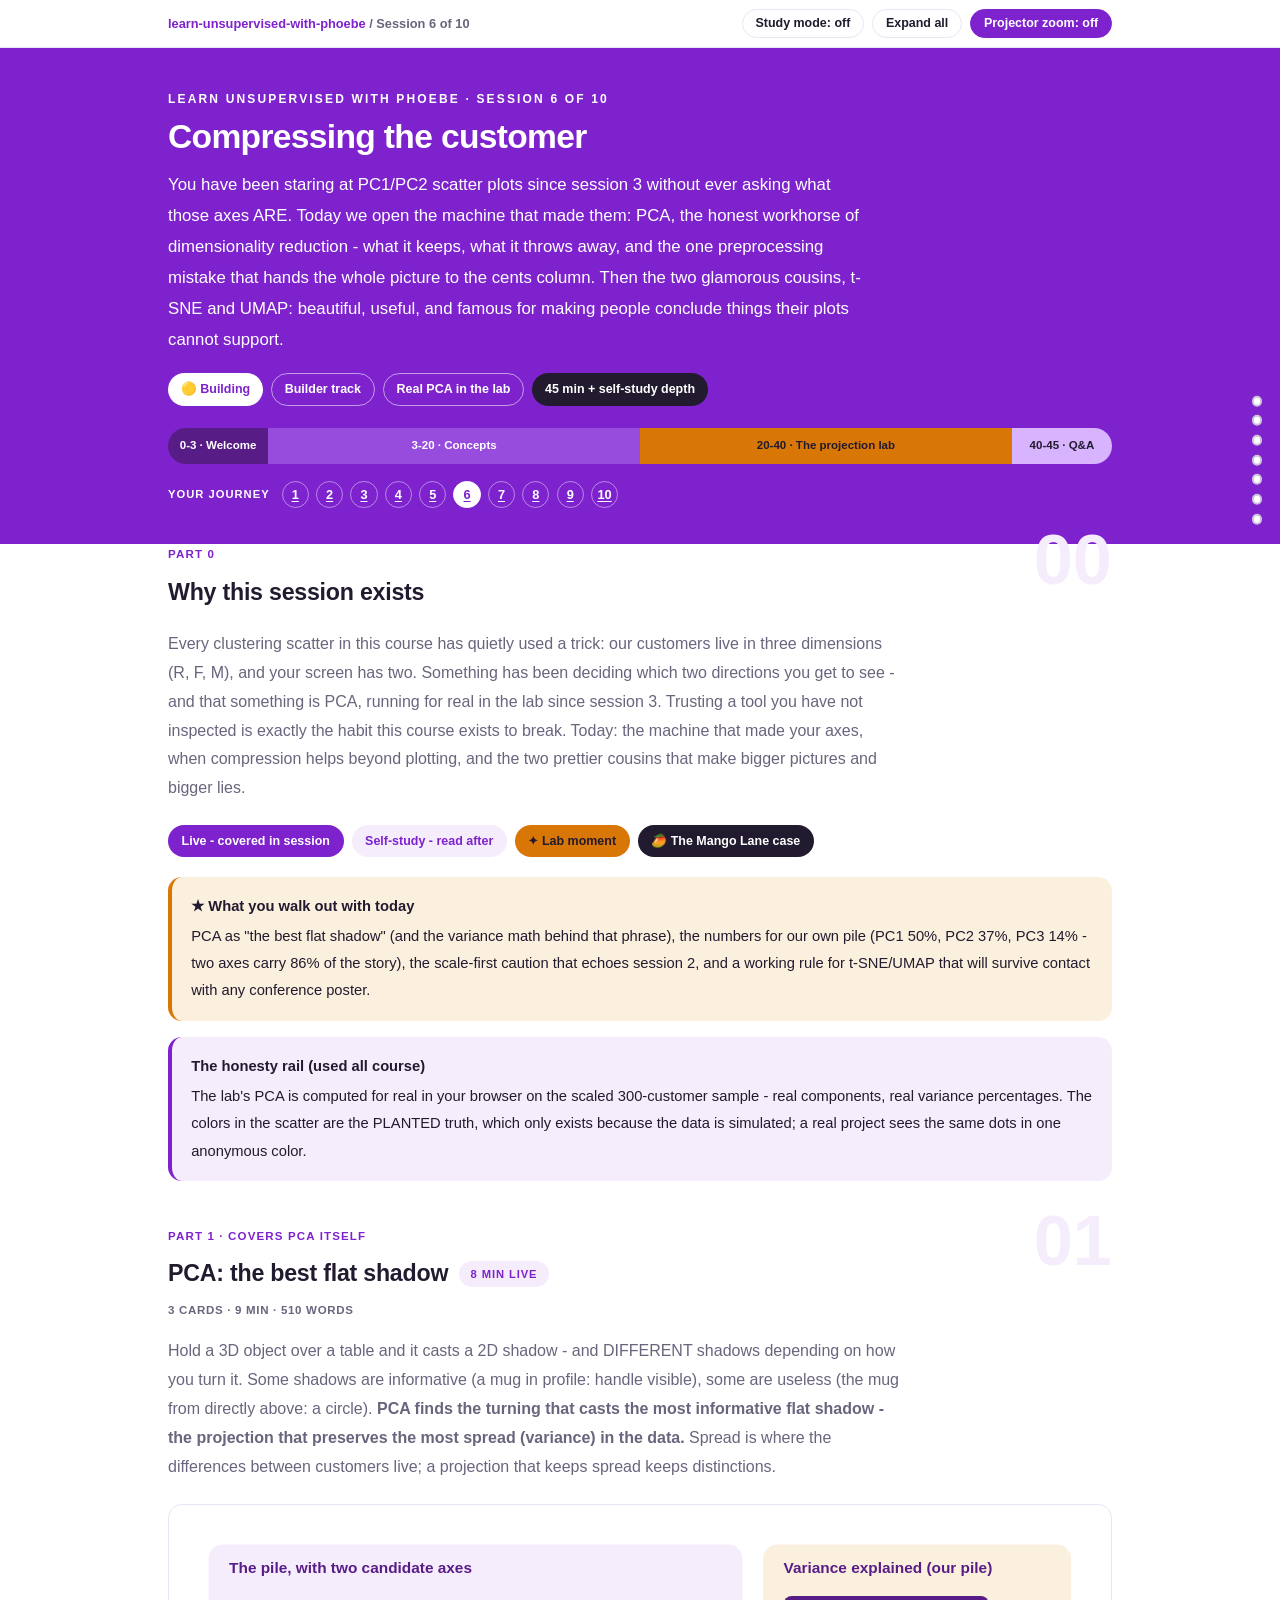
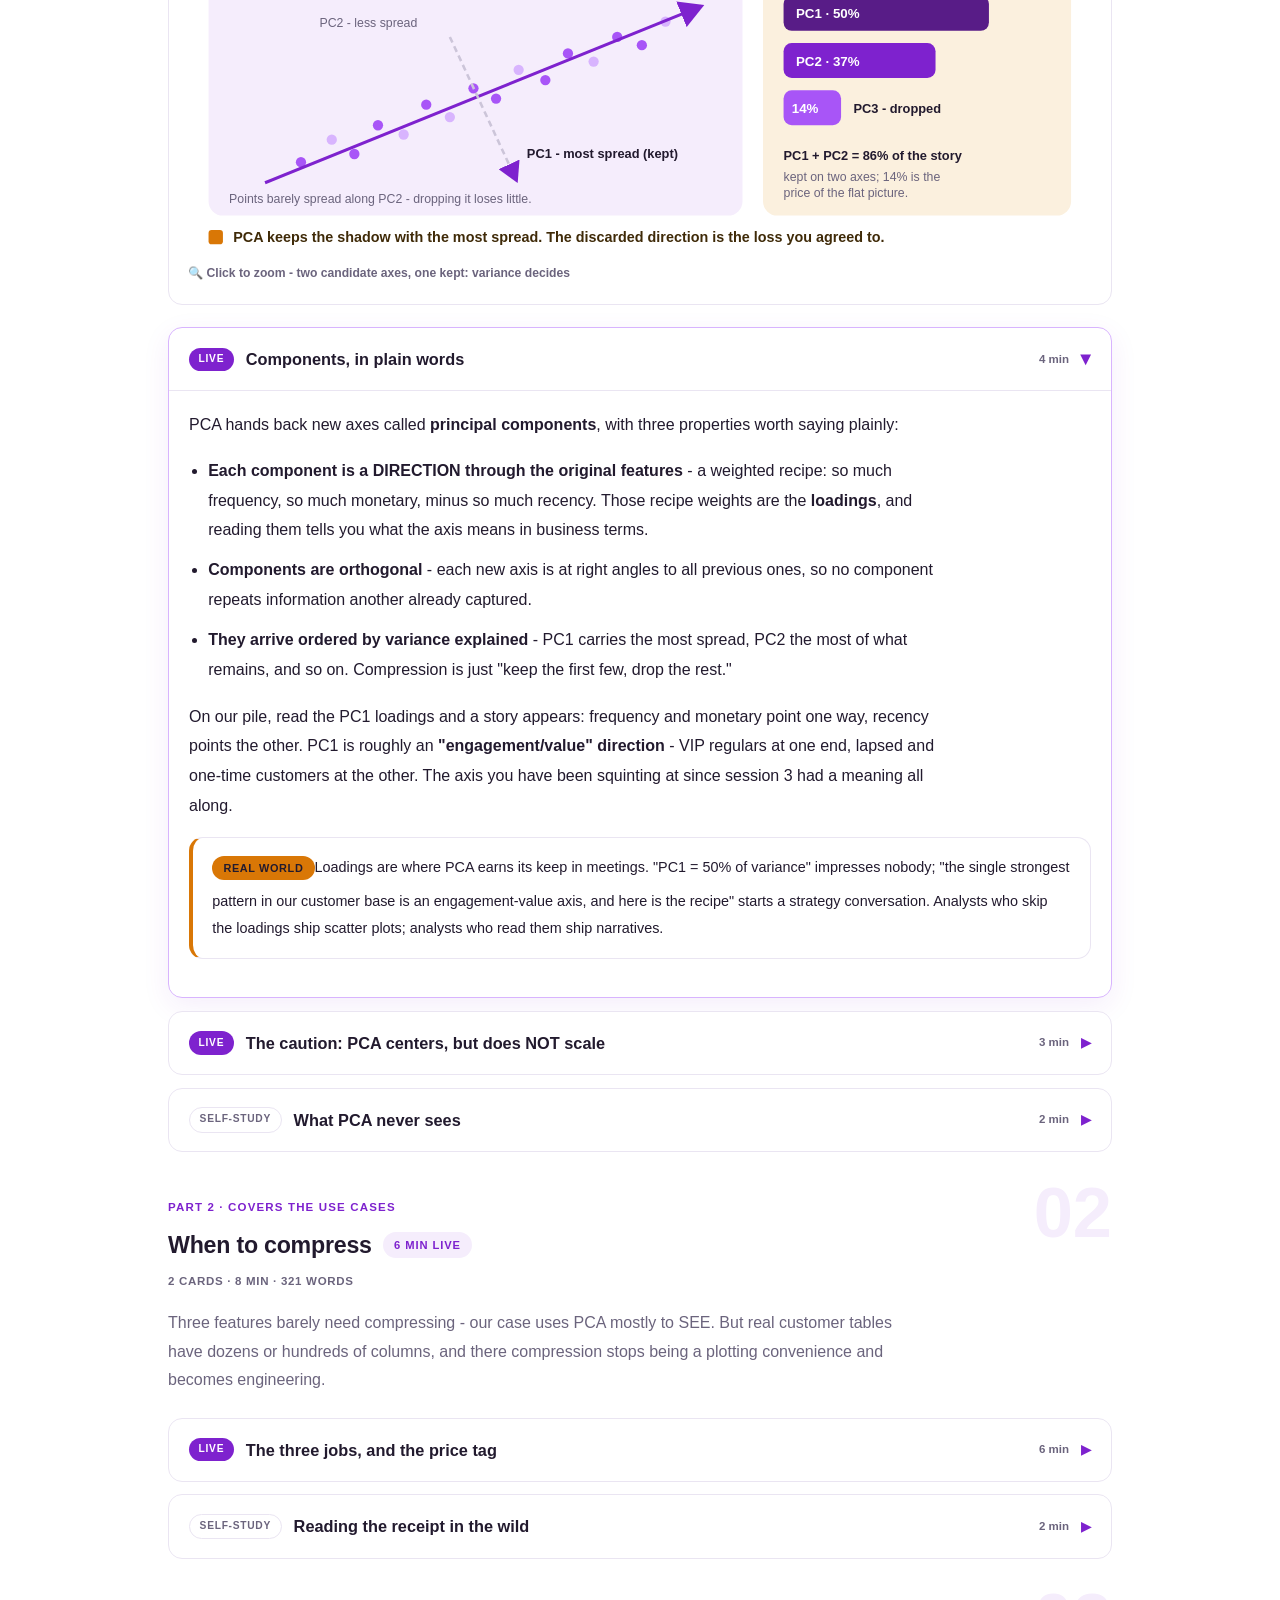
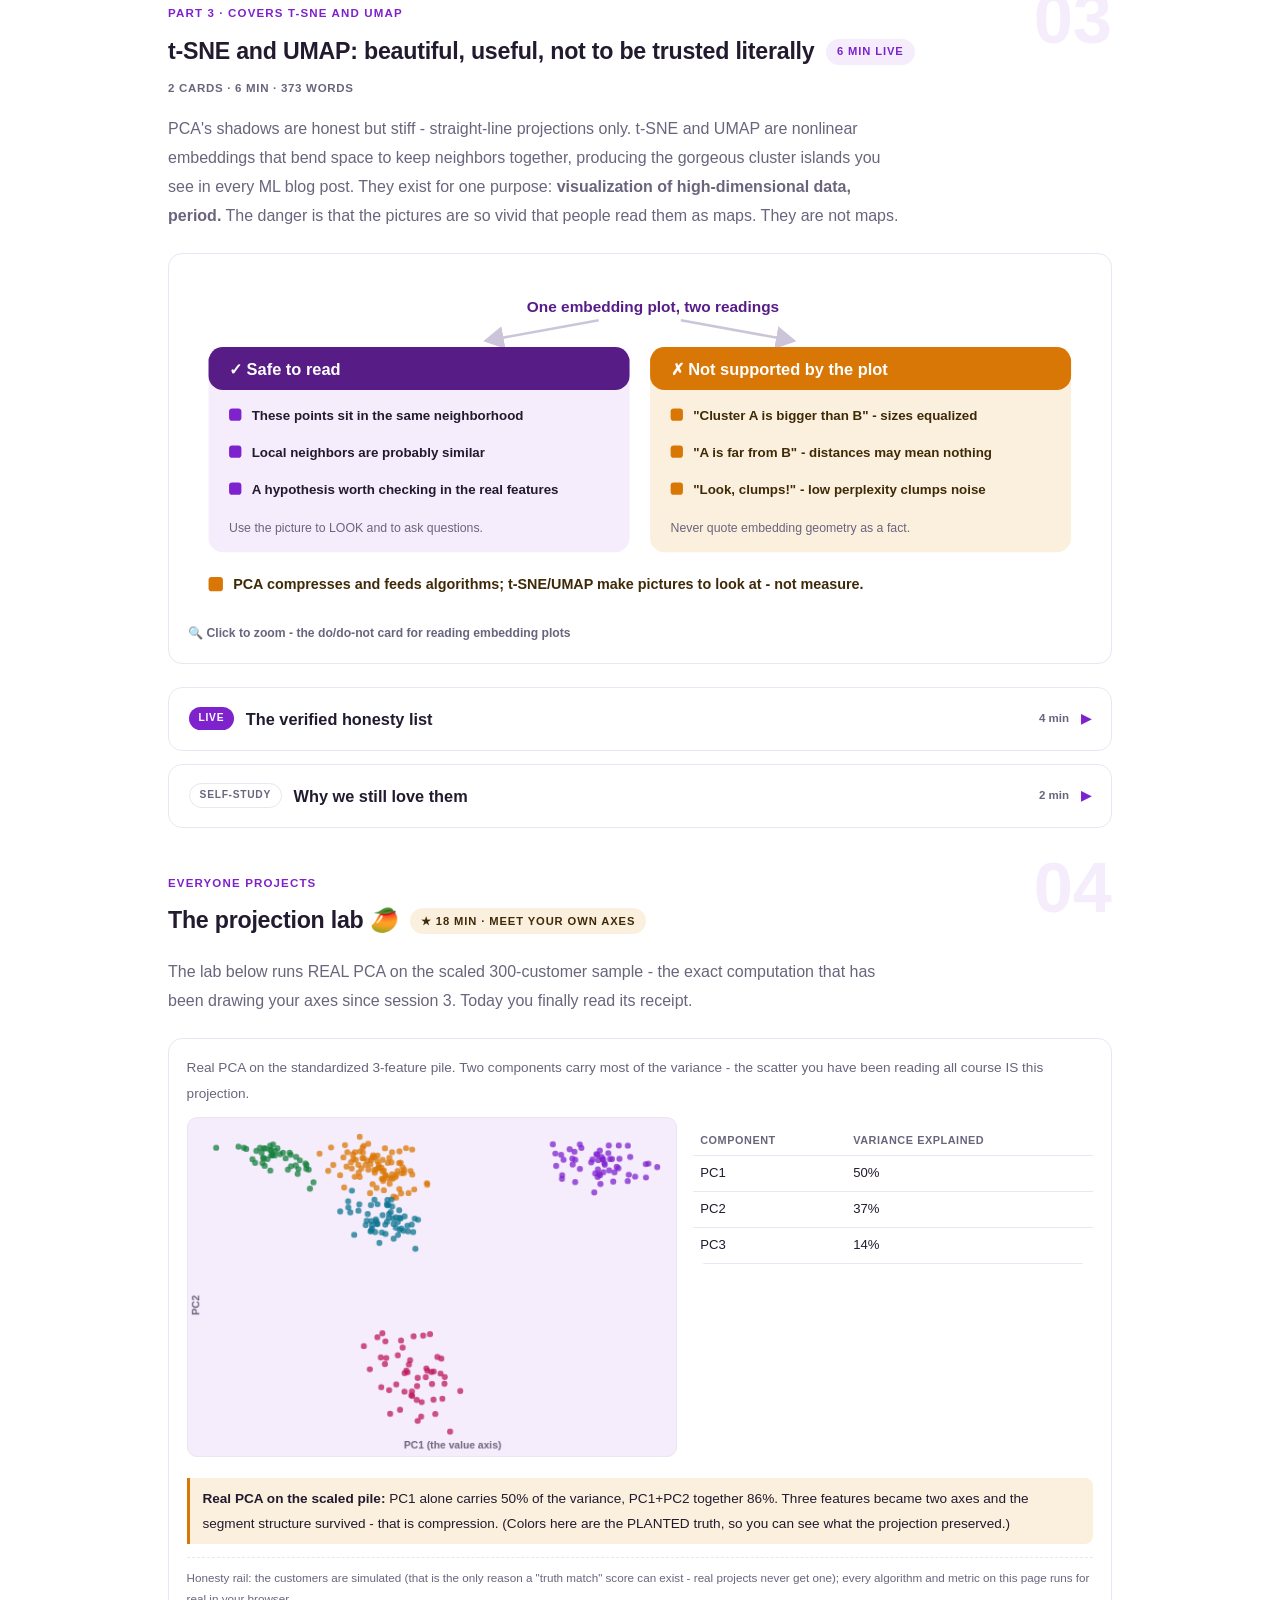
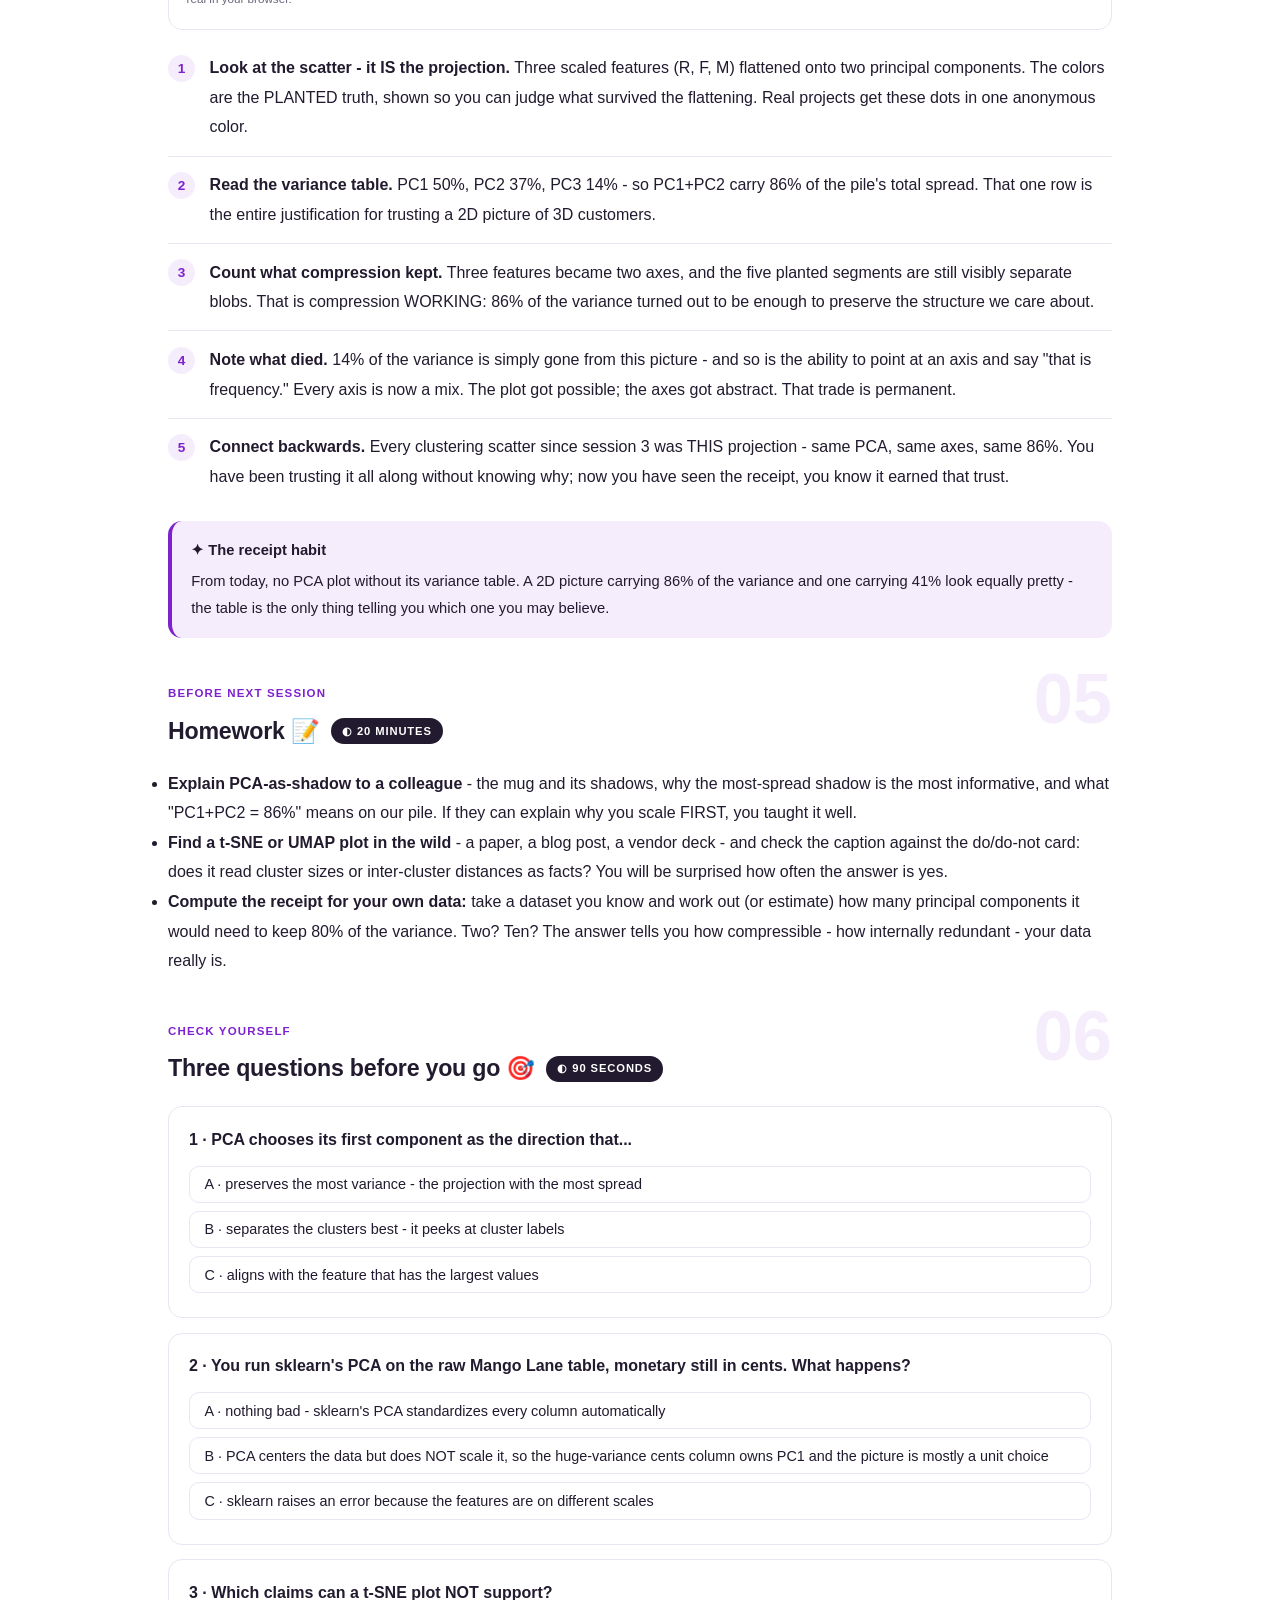
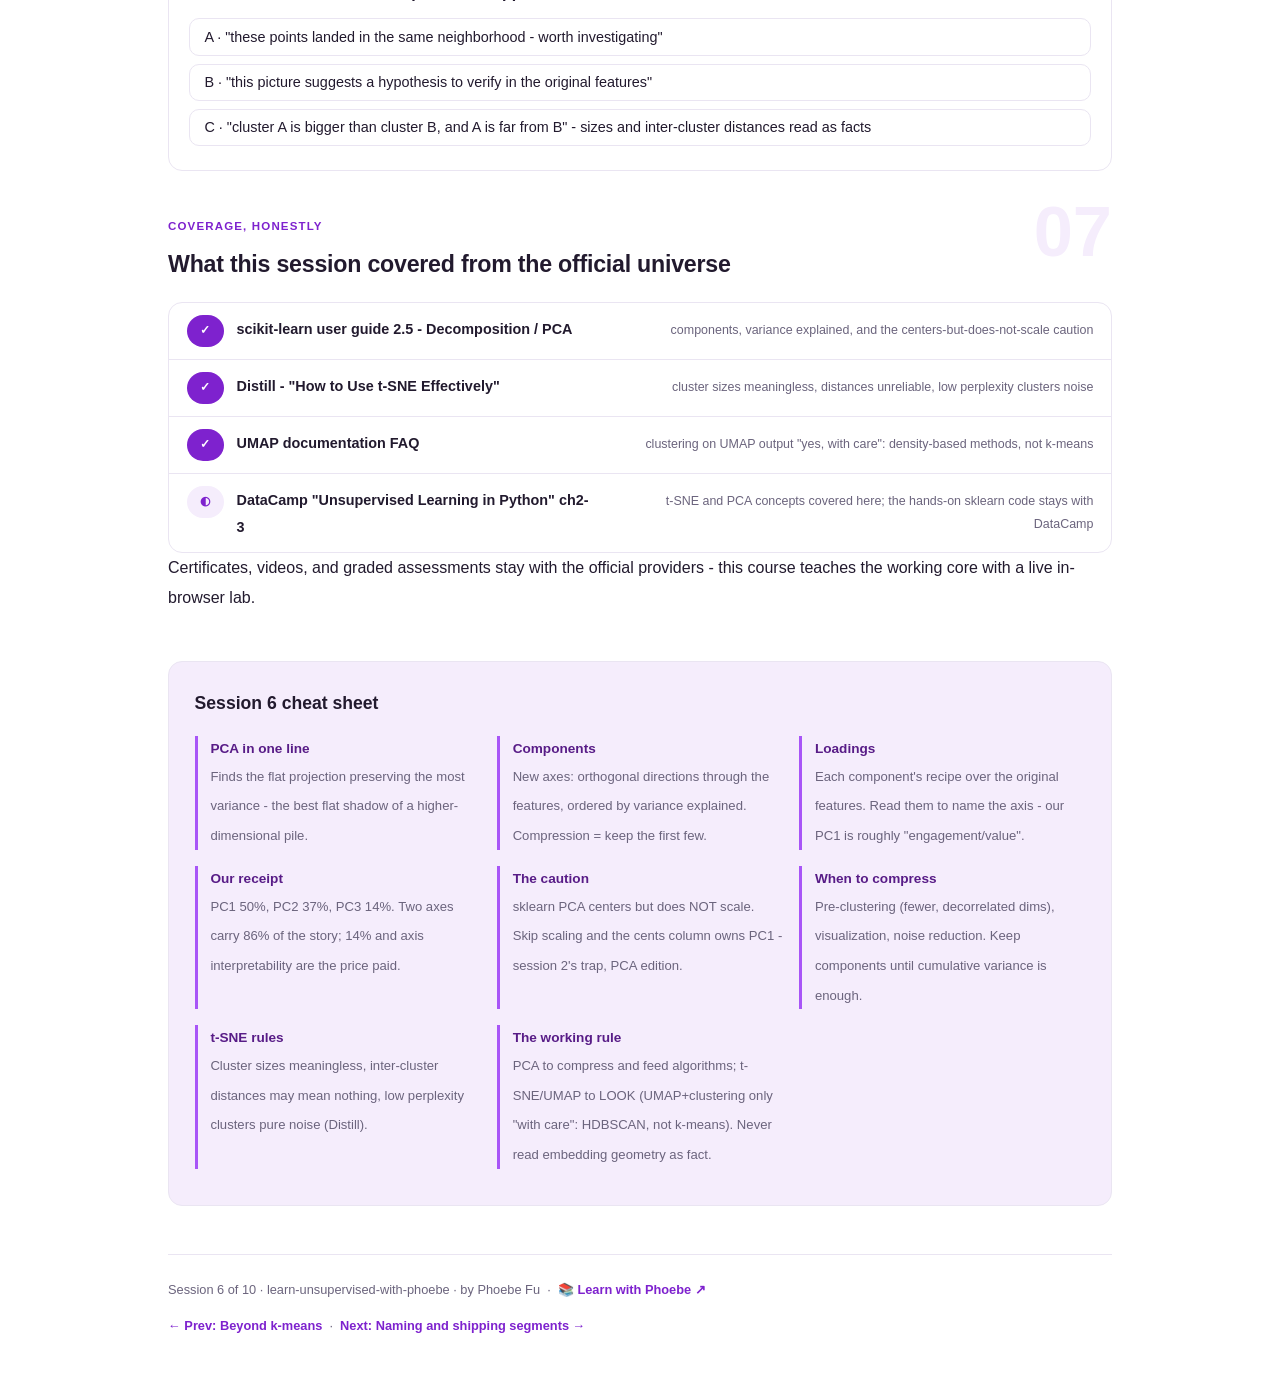
<file: courses/u6-compressing-the-customer.html>
<!DOCTYPE html>
<html lang="en">
<head>
<meta charset="UTF-8">
<meta name="viewport" content="width=device-width, initial-scale=1.0">
<!-- social:start -->
<meta name="description" content="Every clustering scatter in this course has quietly used a trick: our customers live in three dimensions (R, F, M), and your screen has two. Something has been deciding which two directions...">
<meta property="og:type" content="article">
<meta property="og:site_name" content="Learn with Phoebe">
<meta property="og:title" content="Compressing the customer - learn unsupervised with phoebe">
<meta property="og:description" content="Every clustering scatter in this course has quietly used a trick: our customers live in three dimensions (R, F, M), and your screen has two. Something has been deciding which two directions...">
<meta property="og:url" content="https://phoebefu6.github.io/learn-unsupervised-with-phoebe/courses/u6-compressing-the-customer.html">
<meta property="og:image" content="https://phoebefu6.github.io/learn-unsupervised-with-phoebe/assets/og-cover.png">
<meta property="og:image:width" content="1200">
<meta property="og:image:height" content="630">
<meta name="twitter:card" content="summary_large_image">
<meta name="twitter:title" content="Compressing the customer - learn unsupervised with phoebe">
<meta name="twitter:description" content="Every clustering scatter in this course has quietly used a trick: our customers live in three dimensions (R, F, M), and your screen has two. Something has been deciding which two directions...">
<meta name="twitter:image" content="https://phoebefu6.github.io/learn-unsupervised-with-phoebe/assets/og-cover.png">
<!-- social:end -->
<title>Session 6 · Compressing the customer: PCA and the visualization liars - learn unsupervised with phoebe</title>
<link rel="stylesheet" href="../assets/style.css?v=27">
</head>
<body>

<div class="toolbar">
  <div class="wrap">
    <span class="crumb"><a href="../index.html">learn-unsupervised-with-phoebe</a> / Session 6 of 10</span>
    <button class="btn" id="toggle-all" type="button">Expand all</button>
    <button class="btn primary" id="zoom-toggle" type="button">Projector zoom: off</button>
  </div>
</div>

<header class="masthead">
  <div class="wrap">
    <div class="eyebrow">Learn Unsupervised with Phoebe · Session 6 of 10</div>
    <h1>Compressing <span class="accent">the customer</span></h1>
    <p class="sub">You have been staring at PC1/PC2 scatter plots since session 3 without ever asking what those axes ARE. Today we open the machine that made them: PCA, the honest workhorse of dimensionality reduction - what it keeps, what it throws away, and the one preprocessing mistake that hands the whole picture to the cents column. Then the two glamorous cousins, t-SNE and UMAP: beautiful, useful, and famous for making people conclude things their plots cannot support.</p>
    <div class="chip-row">
      <span class="chip level">🟡 Building</span>
      <span class="chip audience">Builder track</span>
      <span class="chip audience">Real PCA in the lab</span>
      <span class="chip time">45 min + self-study depth</span>
    </div>
    <div class="agenda">
      <span class="a1" style="flex:1">0-3 · Welcome</span>
      <span class="a2" style="flex:4">3-20 · Concepts</span>
      <span class="a3" style="flex:4">20-40 · The projection lab</span>
      <span class="a4" style="flex:1">40-45 · Q&amp;A</span>
    </div>
  </div>
</header>

<main class="wrap">

  <!-- ============ INTRO ============ -->
  <section class="section" id="intro">
    <div class="section-kicker">
      <span class="klabel">Part 0</span>
      <h2>Why this session exists</h2>
    </div>
    <p class="lede">Every clustering scatter in this course has quietly used a trick: our customers live in three dimensions (R, F, M), and your screen has two. Something has been deciding which two directions you get to see - and that something is PCA, running for real in the lab since session 3. Trusting a tool you have not inspected is exactly the habit this course exists to break. Today: the machine that made your axes, when compression helps beyond plotting, and the two prettier cousins that make bigger pictures and bigger lies.</p>
    <div class="legend">
      <span class="pill solid">Live - covered in session</span>
      <span class="pill light">Self-study - read after</span>
      <span class="pill peach">✦ Lab moment</span>
      <span class="pill inkpill">🥭 The Mango Lane case</span>
    </div>
    <div class="callout win">
      <strong>★ What you walk out with today</strong>
      PCA as "the best flat shadow" (and the variance math behind that phrase), the numbers for our own pile (PC1 50%, PC2 37%, PC3 14% - two axes carry 86% of the story), the scale-first caution that echoes session 2, and a working rule for t-SNE/UMAP that will survive contact with any conference poster.
    </div>
    <div class="callout tip">
      <strong>The honesty rail (used all course)</strong>
      The lab's PCA is computed for real in your browser on the scaled 300-customer sample - real components, real variance percentages. The colors in the scatter are the PLANTED truth, which only exists because the data is simulated; a real project sees the same dots in one anonymous color.
    </div>
  </section>

  <!-- ============ PART 1: THE BEST FLAT SHADOW ============ -->
  <section class="section" id="shadow">
    <div class="section-kicker">
      <span class="klabel">Part 1 · covers PCA itself</span>
      <h2>PCA: the best flat shadow <span class="tag concept">8 min live</span></h2>
    </div>
    <p class="lede">Hold a 3D object over a table and it casts a 2D shadow - and DIFFERENT shadows depending on how you turn it. Some shadows are informative (a mug in profile: handle visible), some are useless (the mug from directly above: a circle). <strong>PCA finds the turning that casts the most informative flat shadow - the projection that preserves the most spread (variance) in the data.</strong> Spread is where the differences between customers live; a projection that keeps spread keeps distinctions.</p>

    <figure class="zoomable">
      <svg viewBox="0 0 880 320" xmlns="http://www.w3.org/2000/svg" role="img" aria-label="PCA keeps the high-variance projection axis and discards the low-variance one; variance bars 50, 37, 14">
        <style>
          .pcH { font: 800 15px Inter, sans-serif; fill: #581C87; }
          .pcT { font: 700 12.5px Inter, sans-serif; fill: #221A2E; }
          .pcX { font: 400 12px Inter, sans-serif; fill: #6B647D; }
          .pcB { font: 700 13px Inter, sans-serif; fill: #FFFFFF; }
          .pcN { font: 600 14px Inter, sans-serif; fill: #3F2A08; }
        </style>
        <defs>
          <marker id="pcAh" markerWidth="9" markerHeight="9" refX="7" refY="4.5" orient="auto">
            <path d="M0,0 L8,4.5 L0,9 z" fill="#7E22CE"/>
          </marker>
        </defs>
        <rect x="20" y="20" width="520" height="264" rx="14" fill="#F5EDFC"/>
        <text class="pcH" x="40" y="48">The pile, with two candidate axes</text>
        <circle cx="110" cy="232" r="5" fill="#A855F7"/><circle cx="140" cy="210" r="5" fill="#D8B4FE"/>
        <circle cx="162" cy="224" r="5" fill="#A855F7"/><circle cx="185" cy="196" r="5" fill="#A855F7"/>
        <circle cx="210" cy="205" r="5" fill="#D8B4FE"/><circle cx="232" cy="176" r="5" fill="#A855F7"/>
        <circle cx="255" cy="188" r="5" fill="#D8B4FE"/><circle cx="278" cy="160" r="5" fill="#A855F7"/>
        <circle cx="300" cy="170" r="5" fill="#A855F7"/><circle cx="322" cy="142" r="5" fill="#D8B4FE"/>
        <circle cx="348" cy="152" r="5" fill="#A855F7"/><circle cx="370" cy="126" r="5" fill="#A855F7"/>
        <circle cx="395" cy="134" r="5" fill="#D8B4FE"/><circle cx="418" cy="110" r="5" fill="#A855F7"/>
        <circle cx="442" cy="118" r="5" fill="#A855F7"/><circle cx="465" cy="95" r="5" fill="#D8B4FE"/>
        <line x1="75" y1="252" x2="500" y2="80" stroke="#7E22CE" stroke-width="3" marker-end="url(#pcAh)"/>
        <text class="pcT" x="330" y="228">PC1 - most spread (kept)</text>
        <line x1="255" y1="110" x2="320" y2="250" stroke="#CCC5D9" stroke-width="2.5" stroke-dasharray="6 4" marker-end="url(#pcAh)"/>
        <text class="pcX" x="128" y="100">PC2 - less spread</text>
        <text class="pcX" x="40" y="272">Points barely spread along PC2 - dropping it loses little.</text>
        <rect x="560" y="20" width="300" height="264" rx="14" fill="#FBF0DE"/>
        <text class="pcH" x="580" y="48">Variance explained (our pile)</text>
        <rect x="580" y="70" width="200" height="34" rx="8" fill="#581C87"/>
        <text class="pcB" x="592" y="92">PC1 · 50%</text>
        <rect x="580" y="116" width="148" height="34" rx="8" fill="#7E22CE"/>
        <text class="pcB" x="592" y="138">PC2 · 37%</text>
        <rect x="580" y="162" width="56" height="34" rx="8" fill="#A855F7"/>
        <text class="pcB" x="588" y="184">14%</text>
        <text class="pcT" x="648" y="184">PC3 - dropped</text>
        <text class="pcT" x="580" y="230">PC1 + PC2 = 86% of the story</text>
        <text class="pcX" x="580" y="250">kept on two axes; 14% is the</text>
        <text class="pcX" x="580" y="266">price of the flat picture.</text>
        <rect x="20" y="298" width="14" height="14" rx="3" fill="#D97706"/>
        <text class="pcN" x="44" y="310">PCA keeps the shadow with the most spread. The discarded direction is the loss you agreed to.</text>
      </svg>
      <figcaption>🔍 Click to zoom - two candidate axes, one kept: variance decides</figcaption>
    </figure>

    <details class="card" open>
      <summary><span class="mode live">Live</span>Components, in plain words<span class="mini">4 min</span><span class="caret">▶</span></summary>
      <div class="body">
        <p>PCA hands back new axes called <strong>principal components</strong>, with three properties worth saying plainly:</p>
        <ul>
          <li><strong>Each component is a DIRECTION through the original features</strong> - a weighted recipe: so much frequency, so much monetary, minus so much recency. Those recipe weights are the <strong>loadings</strong>, and reading them tells you what the axis means in business terms.</li>
          <li><strong>Components are orthogonal</strong> - each new axis is at right angles to all previous ones, so no component repeats information another already captured.</li>
          <li><strong>They arrive ordered by variance explained</strong> - PC1 carries the most spread, PC2 the most of what remains, and so on. Compression is just "keep the first few, drop the rest."</li>
        </ul>
        <p>On our pile, read the PC1 loadings and a story appears: frequency and monetary point one way, recency points the other. PC1 is roughly an <strong>"engagement/value" direction</strong> - VIP regulars at one end, lapsed and one-time customers at the other. The axis you have been squinting at since session 3 had a meaning all along.</p>
        <div class="callout example"><span class="ex-pill">Real world</span>Loadings are where PCA earns its keep in meetings. "PC1 = 50% of variance" impresses nobody; "the single strongest pattern in our customer base is an engagement-value axis, and here is the recipe" starts a strategy conversation. Analysts who skip the loadings ship scatter plots; analysts who read them ship narratives.</div>
      </div>
    </details>

    <details class="card">
      <summary><span class="mode live">Live</span>The caution: PCA centers, but does NOT scale<span class="mini">3 min</span><span class="caret">▶</span></summary>
      <div class="body">
        <p>PCA chases variance - so whichever column has the biggest raw variance owns PC1. Sound familiar? It should: this is session 2's cents disaster wearing a different hat. <strong>scikit-learn's PCA automatically centers the data (subtracts each column's mean) but does NOT scale it.</strong> Centering is free; scaling is YOUR job, before fit.</p>
        <p>Skip it on our pile and the monetary column - thousands of cents against tens of days and orders - dwarfs everything. PC1 becomes "basically the cents column", the variance table declares near-total victory for one component, and the beautiful 2D picture is a picture of a unit choice. Scale first (z-scores, session 2), and the three features compete fairly for the components.</p>
        <div class="callout example"><span class="ex-pill">Real world</span>This is the most common PCA bug in the wild precisely because nothing errors: sklearn fits happily, variance percentages come back crisp, the plot renders. The tell is a suspiciously dominant PC1 whose loadings point almost entirely at your biggest-unit column. When you see a colleague's PCA where one component "explains" nearly everything, check the units before you applaud.</div>
      </div>
    </details>

    <details class="card">
      <summary><span class="mode self">Self-study</span>What PCA never sees<span class="mini">2 min</span><span class="caret">▶</span></summary>
      <div class="body">
        <p>Worth saying once, clearly: PCA is fully unsupervised. It never sees cluster labels, planted truth, or business meaning - it sees a cloud of scaled numbers and chases spread. When our five segments come out visibly separate on PC1/PC2, that is not PCA being clever about segments; it is the segments being different ENOUGH, in the scaled features, that the directions of biggest spread happen to run between them. If segments ever looked well-mixed in a PCA view, that would not prove they are fake - it would only mean their differences live in the directions PCA threw away. One more reason the variance receipt matters: it tells you how much room "hidden in the discarded 14%" actually has.</p>
      </div>
    </details>
  </section>

  <!-- ============ PART 2: WHEN TO COMPRESS ============ -->
  <section class="section" id="when">
    <div class="section-kicker">
      <span class="klabel">Part 2 · covers the use cases</span>
      <h2>When to compress <span class="tag concept">6 min live</span></h2>
    </div>
    <p class="lede">Three features barely need compressing - our case uses PCA mostly to SEE. But real customer tables have dozens or hundreds of columns, and there compression stops being a plotting convenience and becomes engineering.</p>

    <details class="card">
      <summary><span class="mode live">Live</span>The three jobs, and the price tag<span class="mini">6 min</span><span class="caret">▶</span></summary>
      <div class="body">
        <p>Compression earns its place three ways:</p>
        <ul>
          <li><strong>Before clustering:</strong> fewer, decorrelated dimensions. Distance-based algorithms like k-means behave better when redundant, correlated columns are not double-counting the same behavior - PCA hands you axes with the redundancy squeezed out.</li>
          <li><strong>Visualization:</strong> what we have been doing all course. High-dimensional pile, two-dimensional screen; PCA picks the least-lossy flat view.</li>
          <li><strong>Noise reduction:</strong> the last components often carry measurement jitter rather than structure. Dropping them can clean the signal - compression as a filter.</li>
        </ul>
        <p><strong>How many components to keep?</strong> The working rule of thumb: keep components until the cumulative variance explained is enough for your purpose. On our pile PC1+PC2 = 86% - comfortably enough to see five segments, as the lab will show.</p>
        <p><strong>And the price, stated honestly:</strong> we left 14% of the story on the floor - real differences between customers that the flat picture cannot show. And we traded interpretability: a principal component is a MIX of features, not a feature. "Days since last order" is a column you can point at; "a weighted blend of F and M minus some R" needs a paragraph. Compression is a purchase, and the variance table is the receipt.</p>
      </div>
    </details>

    <details class="card">
      <summary><span class="mode self">Self-study</span>Reading the receipt in the wild<span class="mini">2 min</span><span class="caret">▶</span></summary>
      <div class="body">
        <p>"Enough" cumulative variance is a purpose question, not a universal threshold. For a projector slide meant to show rough structure, a lower share can serve; for feeding a clustering pipeline whose output ships to marketing, you want the receipt high enough that you can defend what was discarded. Two habits transfer to any dataset: first, always look at how the percentages DECAY - a steep drop after a few components means the data is internally redundant and compresses gracefully, while a flat, even spread means every component carries real story and compression will be bloody. Second, say the discarded share out loud in reviews ("this view drops 14% of the variance") - the sentence costs nothing and inoculates the room against treating the picture as the whole truth.</p>
      </div>
    </details>
  </section>

  <!-- ============ PART 3: THE VISUALIZATION LIARS ============ -->
  <section class="section" id="liars">
    <div class="section-kicker">
      <span class="klabel">Part 3 · covers t-SNE and UMAP</span>
      <h2>t-SNE and UMAP: beautiful, useful, not to be trusted literally <span class="tag concept">6 min live</span></h2>
    </div>
    <p class="lede">PCA's shadows are honest but stiff - straight-line projections only. t-SNE and UMAP are nonlinear embeddings that bend space to keep neighbors together, producing the gorgeous cluster islands you see in every ML blog post. They exist for one purpose: <strong>visualization of high-dimensional data, period.</strong> The danger is that the pictures are so vivid that people read them as maps. They are not maps.</p>

    <figure class="zoomable">
      <svg viewBox="0 0 880 330" xmlns="http://www.w3.org/2000/svg" role="img" aria-label="What a t-SNE or UMAP embedding supports versus what it does not">
        <style>
          .tsH { font: 800 16px Inter, sans-serif; fill: #FFFFFF; }
          .tsC { font: 800 15px Inter, sans-serif; fill: #581C87; }
          .tsT { font: 700 13px Inter, sans-serif; fill: #221A2E; }
          .tsW { font: 700 13px Inter, sans-serif; fill: #3F2A08; }
          .tsX { font: 400 12px Inter, sans-serif; fill: #6B647D; }
          .tsN { font: 600 14px Inter, sans-serif; fill: #3F2A08; }
        </style>
        <defs>
          <marker id="tsAh" markerWidth="9" markerHeight="9" refX="7" refY="4.5" orient="auto">
            <path d="M0,0 L8,4.5 L0,9 z" fill="#CCC5D9"/>
          </marker>
        </defs>
        <text class="tsC" x="330" y="38">One embedding plot, two readings</text>
        <line x1="400" y1="46" x2="290" y2="66" stroke="#CCC5D9" stroke-width="2.5" marker-end="url(#tsAh)"/>
        <line x1="480" y1="46" x2="590" y2="66" stroke="#CCC5D9" stroke-width="2.5" marker-end="url(#tsAh)"/>
        <rect x="20" y="72" width="410" height="200" rx="14" fill="#F5EDFC"/>
        <rect x="20" y="72" width="410" height="42" rx="14" fill="#581C87"/>
        <text class="tsH" x="40" y="99">✓ Safe to read</text>
        <rect x="40" y="132" width="12" height="12" rx="3" fill="#7E22CE"/>
        <text class="tsT" x="62" y="143">These points sit in the same neighborhood</text>
        <rect x="40" y="168" width="12" height="12" rx="3" fill="#7E22CE"/>
        <text class="tsT" x="62" y="179">Local neighbors are probably similar</text>
        <rect x="40" y="204" width="12" height="12" rx="3" fill="#7E22CE"/>
        <text class="tsT" x="62" y="215">A hypothesis worth checking in the real features</text>
        <text class="tsX" x="40" y="252">Use the picture to LOOK and to ask questions.</text>
        <rect x="450" y="72" width="410" height="200" rx="14" fill="#FBF0DE"/>
        <rect x="450" y="72" width="410" height="42" rx="14" fill="#D97706"/>
        <text class="tsH" x="470" y="99">✗ Not supported by the plot</text>
        <rect x="470" y="132" width="12" height="12" rx="3" fill="#D97706"/>
        <text class="tsW" x="492" y="143">"Cluster A is bigger than B" - sizes equalized</text>
        <rect x="470" y="168" width="12" height="12" rx="3" fill="#D97706"/>
        <text class="tsW" x="492" y="179">"A is far from B" - distances may mean nothing</text>
        <rect x="470" y="204" width="12" height="12" rx="3" fill="#D97706"/>
        <text class="tsW" x="492" y="215">"Look, clumps!" - low perplexity clumps noise</text>
        <text class="tsX" x="470" y="252">Never quote embedding geometry as a fact.</text>
        <rect x="20" y="296" width="14" height="14" rx="3" fill="#D97706"/>
        <text class="tsN" x="44" y="308">PCA compresses and feeds algorithms; t-SNE/UMAP make pictures to look at - not measure.</text>
      </svg>
      <figcaption>🔍 Click to zoom - the do/do-not card for reading embedding plots</figcaption>
    </figure>

    <details class="card">
      <summary><span class="mode live">Live</span>The verified honesty list<span class="mini">4 min</span><span class="caret">▶</span></summary>
      <div class="body">
        <p>None of this is folklore - it comes from the sources closest to the tools:</p>
        <ul>
          <li><strong>t-SNE cluster SIZES are meaningless.</strong> The algorithm equalizes density, so a huge diffuse group and a tiny tight one can render as similar-sized islands. Distill's "How to Use t-SNE Effectively" demonstrates this interactively.</li>
          <li><strong>t-SNE inter-cluster DISTANCES may mean nothing.</strong> Two islands far apart in the plot are not necessarily far apart in reality - same Distill source, same interactive proof.</li>
          <li><strong>Low perplexity makes pure noise look clustered.</strong> Turn the perplexity knob down and random uniform points sprout convincing clumps - the algorithm's most dangerous party trick, and session 9's theme in miniature.</li>
          <li><strong>UMAP's own FAQ blesses clustering on UMAP output only "yes, with care"</strong> - and the care is specific: use a density-based method like HDBSCAN, NOT k-means, because UMAP does not preserve density. When a tool's own authors put a warning label on a use case, the warning is the documentation.</li>
        </ul>
        <p><strong>The working rule, on one line: PCA to compress and feed algorithms; t-SNE/UMAP to LOOK; never read embedding distances or sizes as facts.</strong></p>
        <table class="clean">
          <tr><th>Tool</th><th>What it preserves</th><th>Use it to</th></tr>
          <tr><td>PCA</td><td>straight-line projection of global spread - honestly lossy, receipt attached</td><td>compress, decorrelate, and feed algorithms</td></tr>
          <tr><td>t-SNE</td><td>local neighborhoods; sizes equalized, gaps distorted</td><td>look at high-D data and form hypotheses</td></tr>
          <tr><td>UMAP</td><td>local structure; density NOT preserved</td><td>look; cluster only "with care" - HDBSCAN, not k-means</td></tr>
        </table>
        <div class="callout example"><span class="ex-pill">Real world</span>Distill's "How to Use t-SNE Effectively" became one of the most cited visualization articles in ML precisely because the failure was epidemic: papers and blog posts drawing conclusions from island sizes and gaps that were artifacts of a perplexity setting. The article's interactive figures let you watch the same data tell different stories at different knob values - ten minutes there will inoculate you for a career.</div>
      </div>
    </details>

    <details class="card">
      <summary><span class="mode self">Self-study</span>Why we still love them<span class="mini">2 min</span><span class="caret">▶</span></summary>
      <div class="body">
        <p>After all those warnings, the honest counterweight: for LOOKING at genuinely high-dimensional data - text embeddings, image features, hundreds of behavioral columns - nonlinear embeddings routinely reveal neighborhood structure that PCA's flat shadow smears together. The pros' posture is not "never use t-SNE"; it is "use it to generate hypotheses, then verify every hypothesis in the original features." The plot is the question, never the answer. StatQuest's t-SNE and UMAP videos are a gentle next step if you want the mechanics.</p>
      </div>
    </details>
  </section>

  <!-- ============ DEMO ============ -->
  <section class="section" id="demo">
    <div class="section-kicker">
      <span class="klabel">Everyone projects</span>
      <h2>The projection lab 🥭 <span class="tag demo">★ 18 min · meet your own axes</span></h2>
    </div>
    <p class="lede">The lab below runs REAL PCA on the scaled 300-customer sample - the exact computation that has been drawing your axes since session 3. Today you finally read its receipt.</p>

    <div id="cluster-live" data-mode="pca"></div>

    <div class="steps">
      <div class="step"><p><strong>Look at the scatter - it IS the projection.</strong> Three scaled features (R, F, M) flattened onto two principal components. The colors are the PLANTED truth, shown so you can judge what survived the flattening. Real projects get these dots in one anonymous color.</p></div>
      <div class="step"><p><strong>Read the variance table.</strong> PC1 50%, PC2 37%, PC3 14% - so PC1+PC2 carry 86% of the pile's total spread. That one row is the entire justification for trusting a 2D picture of 3D customers.</p></div>
      <div class="step"><p><strong>Count what compression kept.</strong> Three features became two axes, and the five planted segments are still visibly separate blobs. That is compression WORKING: 86% of the variance turned out to be enough to preserve the structure we care about.</p></div>
      <div class="step"><p><strong>Note what died.</strong> 14% of the variance is simply gone from this picture - and so is the ability to point at an axis and say "that is frequency." Every axis is now a mix. The plot got possible; the axes got abstract. That trade is permanent.</p></div>
      <div class="step"><p><strong>Connect backwards.</strong> Every clustering scatter since session 3 was THIS projection - same PCA, same axes, same 86%. You have been trusting it all along without knowing why; now you have seen the receipt, you know it earned that trust.</p></div>
    </div>
    <div class="callout tip">
      <strong>✦ The receipt habit</strong>
      From today, no PCA plot without its variance table. A 2D picture carrying 86% of the variance and one carrying 41% look equally pretty - the table is the only thing telling you which one you may believe.
    </div>
  </section>

  <!-- ============ EXERCISE ============ -->
  <section class="section" id="exercise">
    <div class="section-kicker">
      <span class="klabel">Before next session</span>
      <h2>Homework 📝 <span class="tag exercise">◐ 20 minutes</span></h2>
    </div>
    <ul>
      <li><strong>Explain PCA-as-shadow to a colleague</strong> - the mug and its shadows, why the most-spread shadow is the most informative, and what "PC1+PC2 = 86%" means on our pile. If they can explain why you scale FIRST, you taught it well.</li>
      <li><strong>Find a t-SNE or UMAP plot in the wild</strong> - a paper, a blog post, a vendor deck - and check the caption against the do/do-not card: does it read cluster sizes or inter-cluster distances as facts? You will be surprised how often the answer is yes.</li>
      <li><strong>Compute the receipt for your own data:</strong> take a dataset you know and work out (or estimate) how many principal components it would need to keep 80% of the variance. Two? Ten? The answer tells you how compressible - how internally redundant - your data really is.</li>
    </ul>
  </section>

  <!-- ============ QUIZ ============ -->
  <section class="section" id="quiz">
    <div class="section-kicker">
      <span class="klabel">Check yourself</span>
      <h2>Three questions before you go 🎯 <span class="tag exercise">◐ 90 seconds</span></h2>
    </div>
    <div class="quiz-q" data-answer="0">
      <p class="qtext">1 · PCA chooses its first component as the direction that...</p>
      <button class="qopt" type="button">A · preserves the most variance - the projection with the most spread</button>
      <button class="qopt" type="button">B · separates the clusters best - it peeks at cluster labels</button>
      <button class="qopt" type="button">C · aligns with the feature that has the largest values</button>
      <p class="qwhy">Variance is the whole objective: spread is where distinctions between customers live, so the max-variance shadow is the least-lossy one. PCA never sees labels (it is unsupervised), and B describes what people WISH it did. C is what happens when you forget to scale - a bug, not the design.</p>
    </div>
    <div class="quiz-q" data-answer="1">
      <p class="qtext">2 · You run sklearn's PCA on the raw Mango Lane table, monetary still in cents. What happens?</p>
      <button class="qopt" type="button">A · nothing bad - sklearn's PCA standardizes every column automatically</button>
      <button class="qopt" type="button">B · PCA centers the data but does NOT scale it, so the huge-variance cents column owns PC1 and the picture is mostly a unit choice</button>
      <button class="qopt" type="button">C · sklearn raises an error because the features are on different scales</button>
      <p class="qwhy">Centering is automatic; scaling is on you. Nothing errors, the variance table looks crisp, and PC1 is basically the cents column - session 2's disaster reborn. Scale first, always.</p>
    </div>
    <div class="quiz-q" data-answer="2">
      <p class="qtext">3 · Which claims can a t-SNE plot NOT support?</p>
      <button class="qopt" type="button">A · "these points landed in the same neighborhood - worth investigating"</button>
      <button class="qopt" type="button">B · "this picture suggests a hypothesis to verify in the original features"</button>
      <button class="qopt" type="button">C · "cluster A is bigger than cluster B, and A is far from B" - sizes and inter-cluster distances read as facts</button>
      <p class="qwhy">t-SNE equalizes density (sizes meaningless) and distorts global geometry (inter-cluster distances may mean nothing) - both demonstrated interactively in Distill's "How to Use t-SNE Effectively". Neighborhoods and hypotheses: yes. Measurements: never.</p>
    </div>
    <p class="quiz-score"></p>
  </section>

  <!-- ============ SOURCES COVERED ============ -->
  <section class="section" id="official">
    <div class="section-kicker">
      <span class="klabel">Coverage, honestly</span>
      <h2>What this session covered from the official universe</h2>
    </div>
    <div class="covered">
      <div class="covered-row"><span class="status pill solid">✓</span><span class="name">scikit-learn user guide 2.5 - Decomposition / PCA</span><span class="note">components, variance explained, and the centers-but-does-not-scale caution</span></div>
      <div class="covered-row"><span class="status pill solid">✓</span><span class="name">Distill - "How to Use t-SNE Effectively"</span><span class="note">cluster sizes meaningless, distances unreliable, low perplexity clusters noise</span></div>
      <div class="covered-row"><span class="status pill solid">✓</span><span class="name">UMAP documentation FAQ</span><span class="note">clustering on UMAP output "yes, with care": density-based methods, not k-means</span></div>
      <div class="covered-row"><span class="status pill light">◐</span><span class="name">DataCamp "Unsupervised Learning in Python" ch2-3</span><span class="note">t-SNE and PCA concepts covered here; the hands-on sklearn code stays with DataCamp</span></div>
    </div>
    <p>Certificates, videos, and graded assessments stay with the official providers - this course teaches the working core with a live in-browser lab.</p>
  </section>

  <!-- ============ CHEAT SHEET ============ -->
  <section class="cheat" id="cheatsheet">
    <h3>Session 6 cheat sheet</h3>
    <div class="grid-2">
      <div class="cheat-item"><b>PCA in one line</b><span>Finds the flat projection preserving the most variance - the best flat shadow of a higher-dimensional pile.</span></div>
      <div class="cheat-item"><b>Components</b><span>New axes: orthogonal directions through the features, ordered by variance explained. Compression = keep the first few.</span></div>
      <div class="cheat-item"><b>Loadings</b><span>Each component's recipe over the original features. Read them to name the axis - our PC1 is roughly "engagement/value".</span></div>
      <div class="cheat-item"><b>Our receipt</b><span>PC1 50%, PC2 37%, PC3 14%. Two axes carry 86% of the story; 14% and axis interpretability are the price paid.</span></div>
      <div class="cheat-item"><b>The caution</b><span>sklearn PCA centers but does NOT scale. Skip scaling and the cents column owns PC1 - session 2's trap, PCA edition.</span></div>
      <div class="cheat-item"><b>When to compress</b><span>Pre-clustering (fewer, decorrelated dims), visualization, noise reduction. Keep components until cumulative variance is enough.</span></div>
      <div class="cheat-item"><b>t-SNE rules</b><span>Cluster sizes meaningless, inter-cluster distances may mean nothing, low perplexity clusters pure noise (Distill).</span></div>
      <div class="cheat-item"><b>The working rule</b><span>PCA to compress and feed algorithms; t-SNE/UMAP to LOOK (UMAP+clustering only "with care": HDBSCAN, not k-means). Never read embedding geometry as fact.</span></div>
    </div>
  </section>

  <footer class="pagefoot">
    <span>Session 6 of 10 · learn-unsupervised-with-phoebe · by Phoebe Fu &nbsp;·&nbsp; 📚 <a href="https://phoebefu6.github.io/learn-with-phoebe/">Learn with Phoebe ↗</a></span>
    <span><a href="u5-beyond-kmeans.html">← Prev: Beyond k-means</a> &nbsp;·&nbsp; <a href="u7-naming-and-shipping-segments.html">Next: Naming and shipping segments →</a></span>
  </footer>

</main>

<script src="../assets/app.js?v=26"></script>
<script src="../assets/cluster-live.js?v=6"></script>
</body>
</html>
</file>
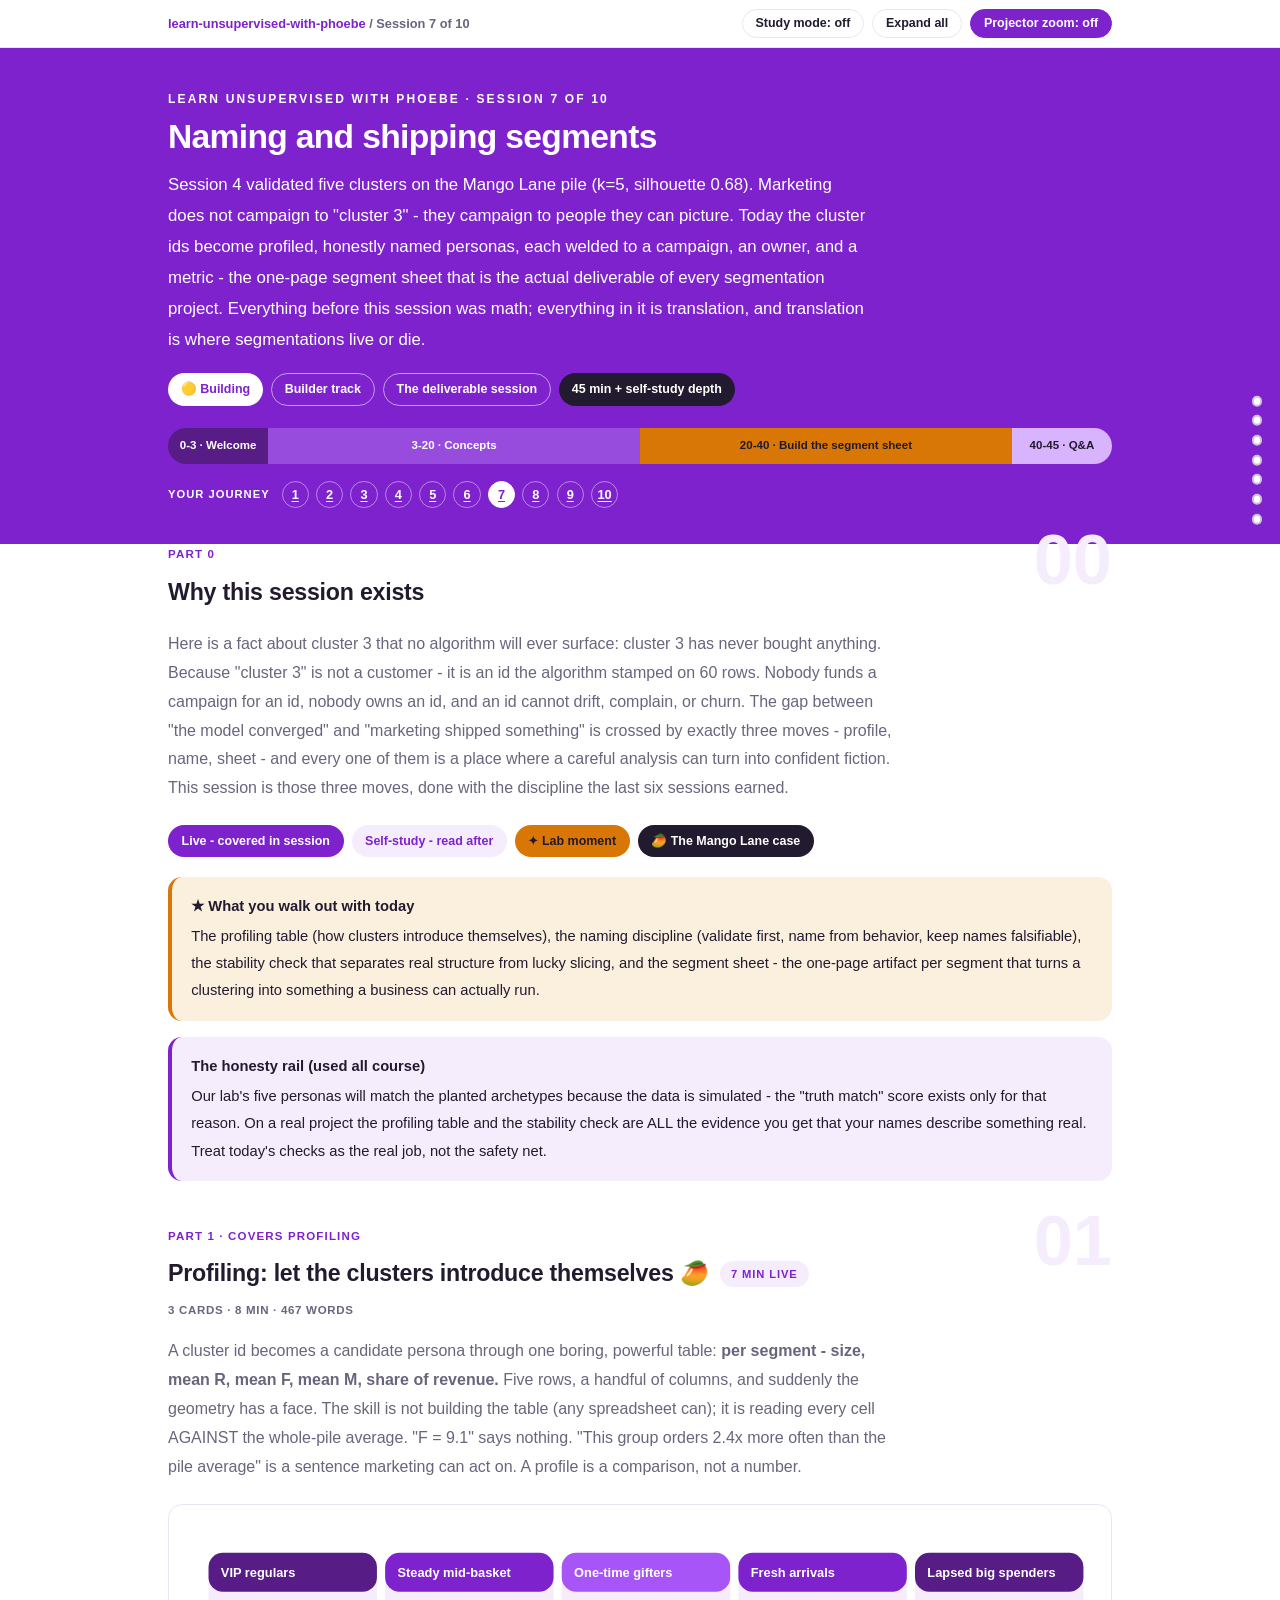
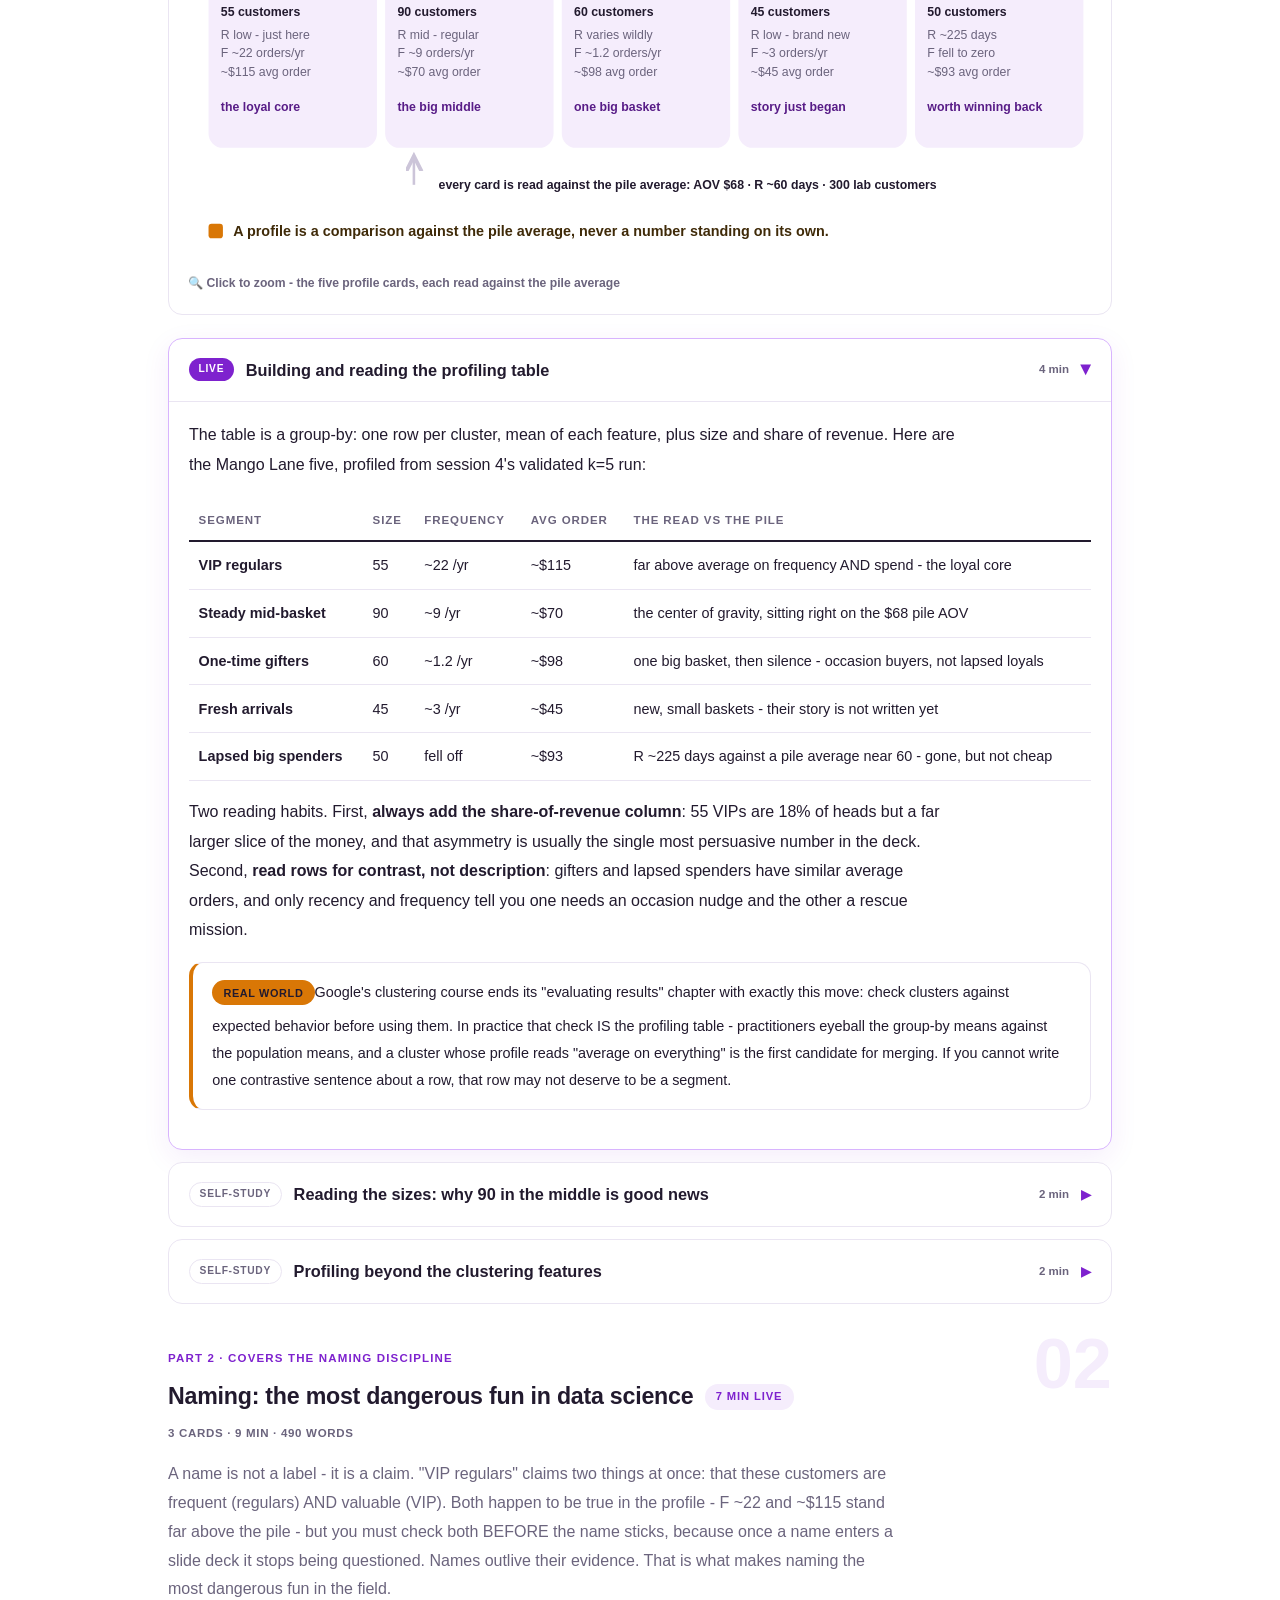
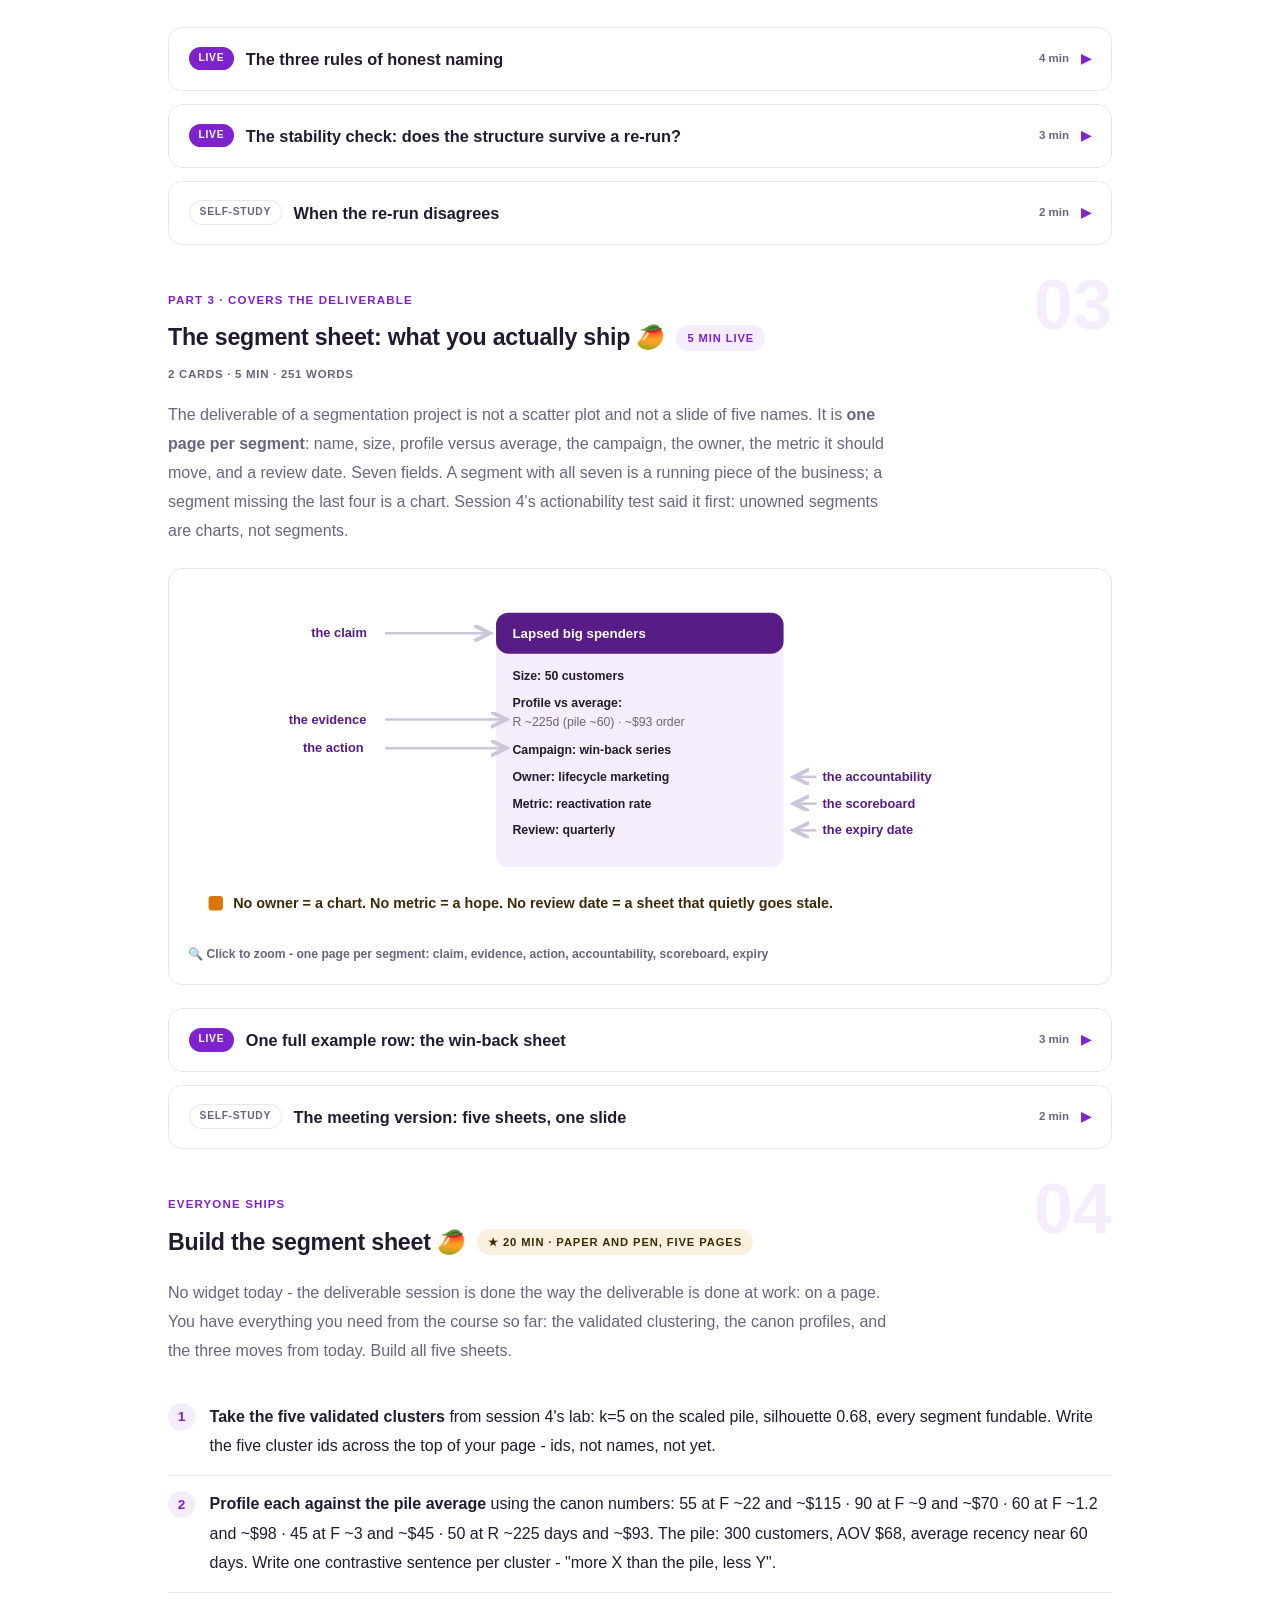
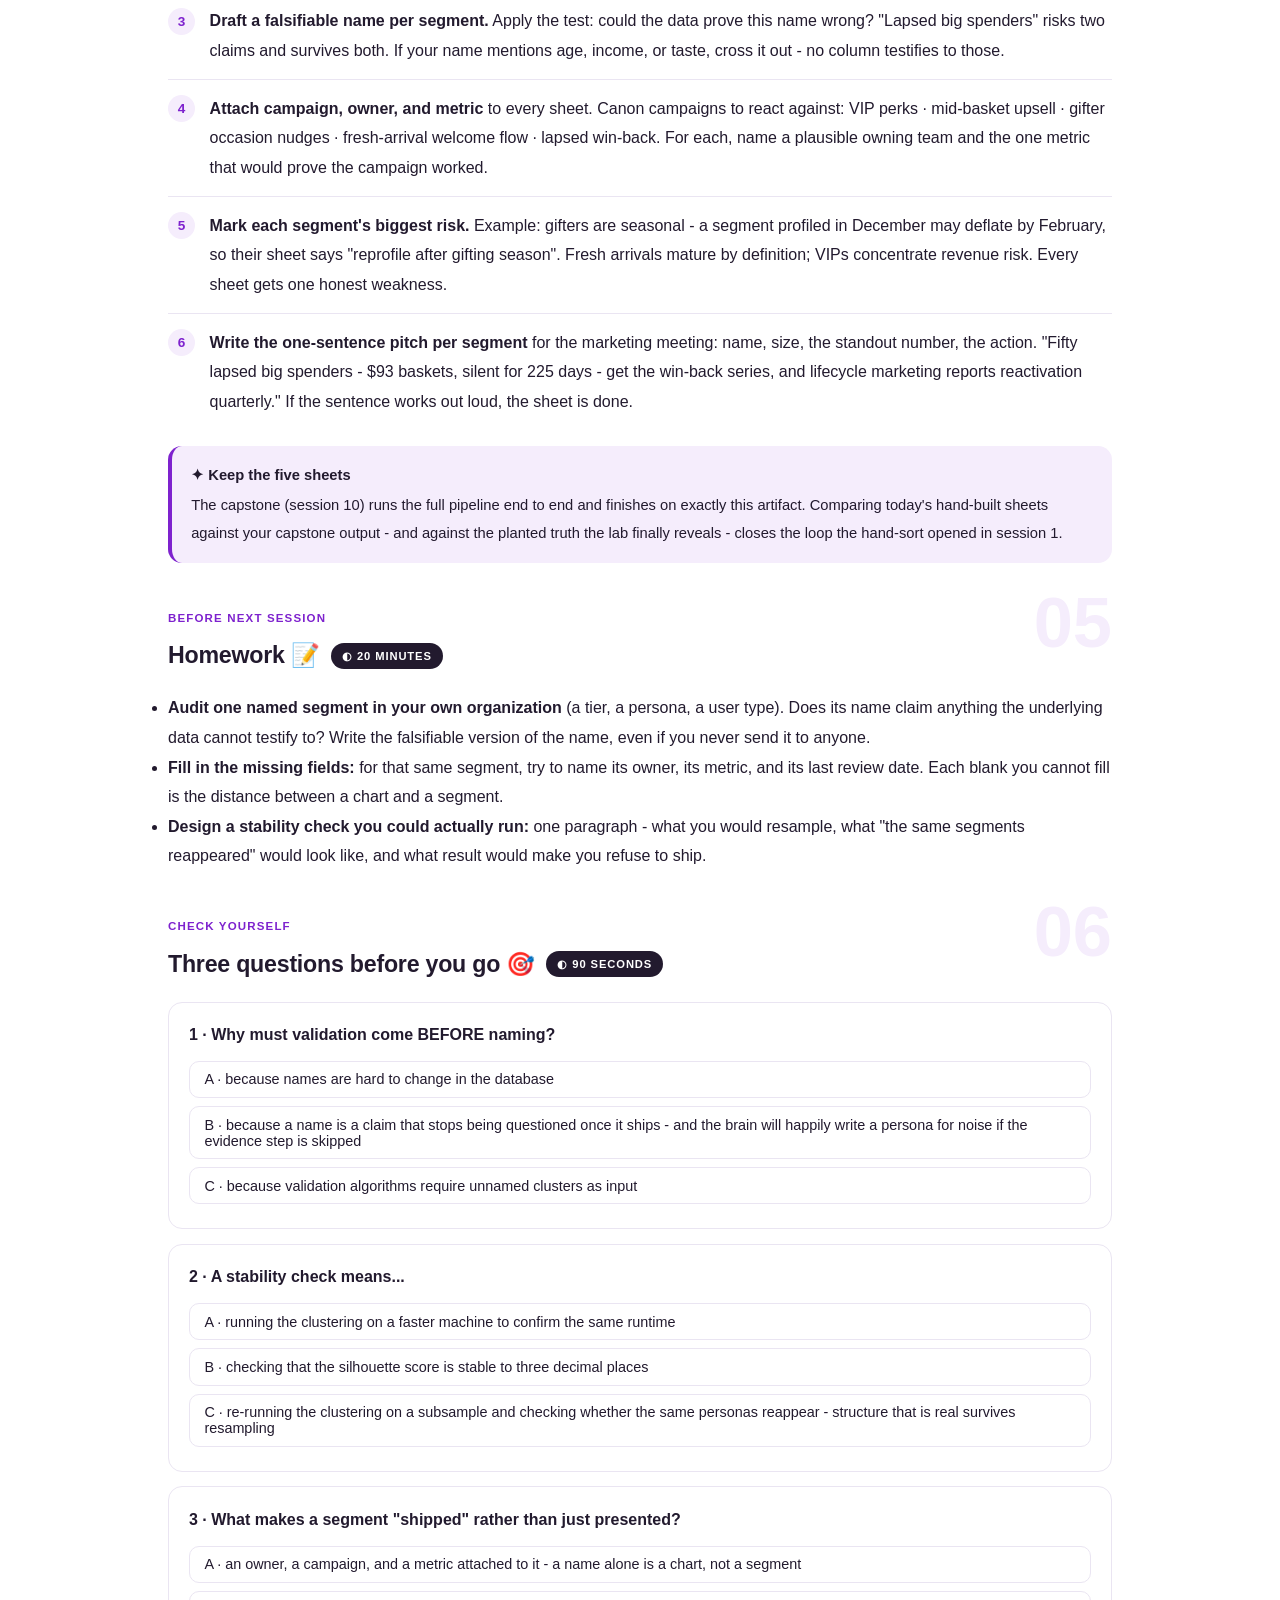
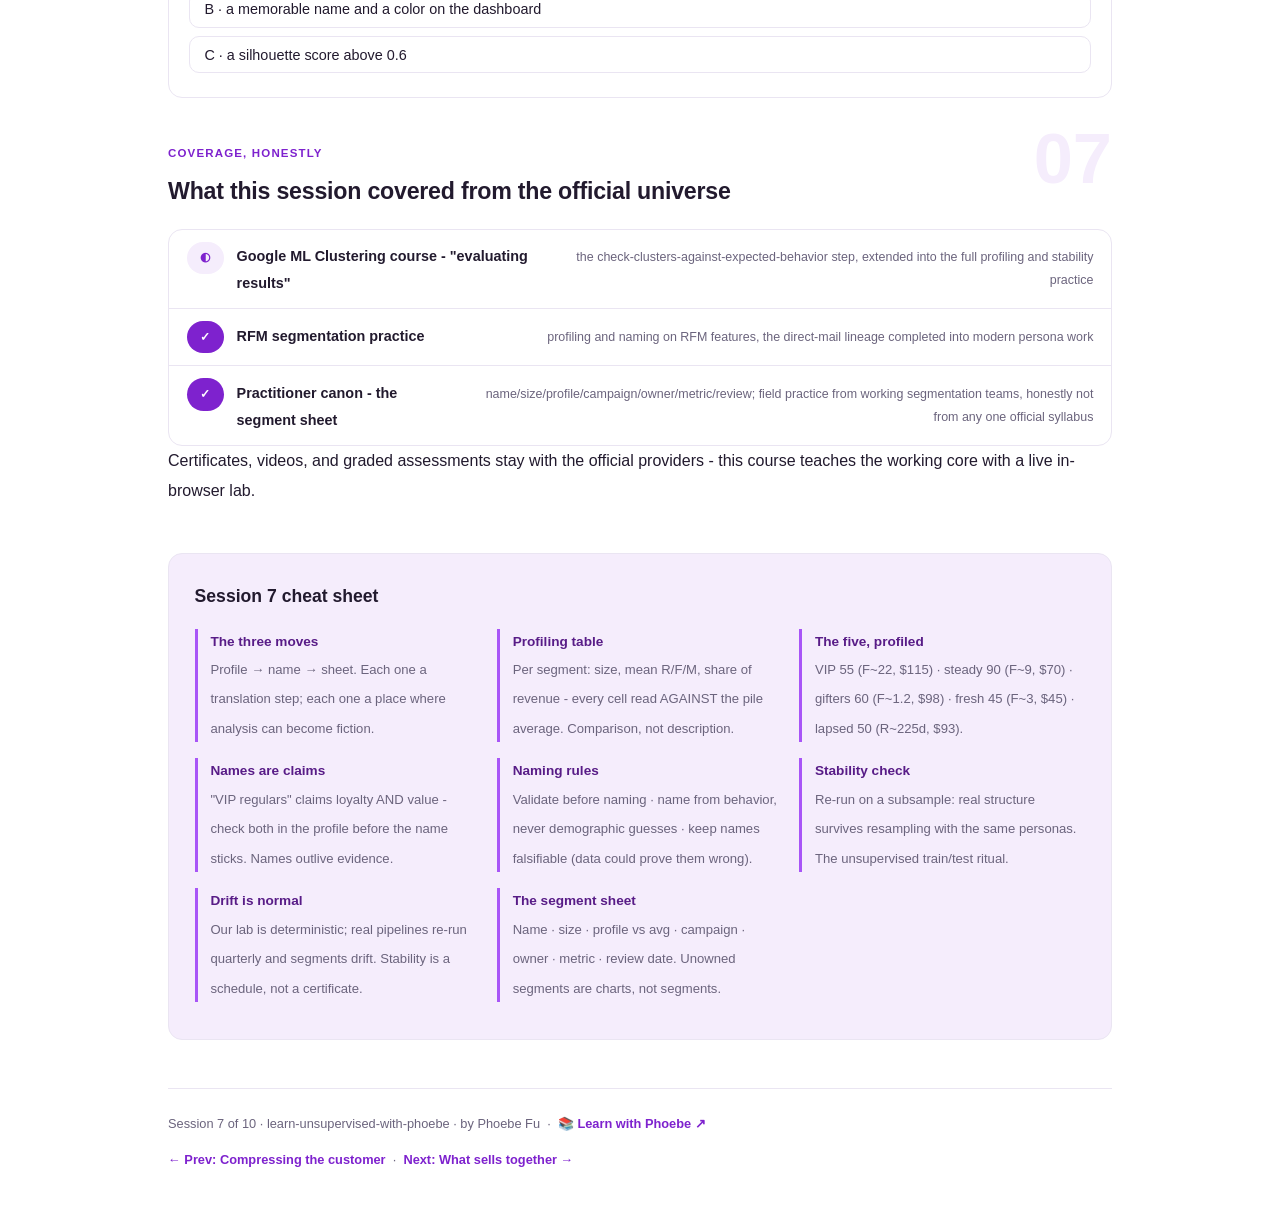
<file: courses/u7-naming-and-shipping-segments.html>
<!DOCTYPE html>
<html lang="en">
<head>
<meta charset="UTF-8">
<meta name="viewport" content="width=device-width, initial-scale=1.0">
<!-- social:start -->
<meta name="description" content="Here is a fact about cluster 3 that no algorithm will ever surface: cluster 3 has never bought anything. Because &quot;cluster 3&quot; is not a customer - it is an id the algorithm stamped on 60...">
<meta property="og:type" content="article">
<meta property="og:site_name" content="Learn with Phoebe">
<meta property="og:title" content="Naming and shipping segments - learn unsupervised with phoebe">
<meta property="og:description" content="Here is a fact about cluster 3 that no algorithm will ever surface: cluster 3 has never bought anything. Because &quot;cluster 3&quot; is not a customer - it is an id the algorithm stamped on 60...">
<meta property="og:url" content="https://phoebefu6.github.io/learn-unsupervised-with-phoebe/courses/u7-naming-and-shipping-segments.html">
<meta property="og:image" content="https://phoebefu6.github.io/learn-unsupervised-with-phoebe/assets/og-cover.png">
<meta property="og:image:width" content="1200">
<meta property="og:image:height" content="630">
<meta name="twitter:card" content="summary_large_image">
<meta name="twitter:title" content="Naming and shipping segments - learn unsupervised with phoebe">
<meta name="twitter:description" content="Here is a fact about cluster 3 that no algorithm will ever surface: cluster 3 has never bought anything. Because &quot;cluster 3&quot; is not a customer - it is an id the algorithm stamped on 60...">
<meta name="twitter:image" content="https://phoebefu6.github.io/learn-unsupervised-with-phoebe/assets/og-cover.png">
<!-- social:end -->
<title>Session 7 · Naming and shipping segments: from cluster ids to campaigns - learn unsupervised with phoebe</title>
<link rel="stylesheet" href="../assets/style.css?v=27">
</head>
<body>

<div class="toolbar">
  <div class="wrap">
    <span class="crumb"><a href="../index.html">learn-unsupervised-with-phoebe</a> / Session 7 of 10</span>
    <button class="btn" id="toggle-all" type="button">Expand all</button>
    <button class="btn primary" id="zoom-toggle" type="button">Projector zoom: off</button>
  </div>
</div>

<header class="masthead">
  <div class="wrap">
    <div class="eyebrow">Learn Unsupervised with Phoebe · Session 7 of 10</div>
    <h1>Naming and <span class="accent">shipping segments</span></h1>
    <p class="sub">Session 4 validated five clusters on the Mango Lane pile (k=5, silhouette 0.68). Marketing does not campaign to "cluster 3" - they campaign to people they can picture. Today the cluster ids become profiled, honestly named personas, each welded to a campaign, an owner, and a metric - the one-page segment sheet that is the actual deliverable of every segmentation project. Everything before this session was math; everything in it is translation, and translation is where segmentations live or die.</p>
    <div class="chip-row">
      <span class="chip level">🟡 Building</span>
      <span class="chip audience">Builder track</span>
      <span class="chip audience">The deliverable session</span>
      <span class="chip time">45 min + self-study depth</span>
    </div>
    <div class="agenda">
      <span class="a1" style="flex:1">0-3 · Welcome</span>
      <span class="a2" style="flex:4">3-20 · Concepts</span>
      <span class="a3" style="flex:4">20-40 · Build the segment sheet</span>
      <span class="a4" style="flex:1">40-45 · Q&amp;A</span>
    </div>
  </div>
</header>

<main class="wrap">

  <!-- ============ INTRO ============ -->
  <section class="section" id="intro">
    <div class="section-kicker">
      <span class="klabel">Part 0</span>
      <h2>Why this session exists</h2>
    </div>
    <p class="lede">Here is a fact about cluster 3 that no algorithm will ever surface: cluster 3 has never bought anything. Because "cluster 3" is not a customer - it is an id the algorithm stamped on 60 rows. Nobody funds a campaign for an id, nobody owns an id, and an id cannot drift, complain, or churn. The gap between "the model converged" and "marketing shipped something" is crossed by exactly three moves - profile, name, sheet - and every one of them is a place where a careful analysis can turn into confident fiction. This session is those three moves, done with the discipline the last six sessions earned.</p>
    <div class="legend">
      <span class="pill solid">Live - covered in session</span>
      <span class="pill light">Self-study - read after</span>
      <span class="pill peach">✦ Lab moment</span>
      <span class="pill inkpill">🥭 The Mango Lane case</span>
    </div>
    <div class="callout win">
      <strong>★ What you walk out with today</strong>
      The profiling table (how clusters introduce themselves), the naming discipline (validate first, name from behavior, keep names falsifiable), the stability check that separates real structure from lucky slicing, and the segment sheet - the one-page artifact per segment that turns a clustering into something a business can actually run.
    </div>
    <div class="callout tip">
      <strong>The honesty rail (used all course)</strong>
      Our lab's five personas will match the planted archetypes because the data is simulated - the "truth match" score exists only for that reason. On a real project the profiling table and the stability check are ALL the evidence you get that your names describe something real. Treat today's checks as the real job, not the safety net.
    </div>
  </section>

  <!-- ============ PART 1: PROFILING ============ -->
  <section class="section" id="profiling">
    <div class="section-kicker">
      <span class="klabel">Part 1 · covers profiling</span>
      <h2>Profiling: let the clusters introduce themselves 🥭 <span class="tag concept">7 min live</span></h2>
    </div>
    <p class="lede">A cluster id becomes a candidate persona through one boring, powerful table: <strong>per segment - size, mean R, mean F, mean M, share of revenue.</strong> Five rows, a handful of columns, and suddenly the geometry has a face. The skill is not building the table (any spreadsheet can); it is reading every cell AGAINST the whole-pile average. "F = 9.1" says nothing. "This group orders 2.4x more often than the pile average" is a sentence marketing can act on. A profile is a comparison, not a number.</p>

    <figure class="zoomable">
      <svg viewBox="0 0 880 330" xmlns="http://www.w3.org/2000/svg" role="img" aria-label="The five Mango Lane segment profile cards">
        <style>
          .prH { font: 800 12.5px Inter, sans-serif; fill: #FFFFFF; }
          .prS { font: 700 12px Inter, sans-serif; fill: #221A2E; }
          .prX { font: 400 12px Inter, sans-serif; fill: #6B647D; }
          .prC { font: 600 12px Inter, sans-serif; fill: #581C87; }
          .prN { font: 600 14px Inter, sans-serif; fill: #3F2A08; }
          .prA { stroke: #CCC5D9; stroke-width: 2.5; fill: none; marker-end: url(#prAh); }
        </style>
        <defs>
          <marker id="prAh" markerWidth="8" markerHeight="8" refX="6" refY="3" orient="auto">
            <path d="M0,0 L6,3 L0,6" fill="none" stroke="#CCC5D9" stroke-width="1.5"/>
          </marker>
        </defs>
        <rect x="20" y="28" width="164" height="190" rx="14" fill="#F5EDFC"/>
        <rect x="20" y="28" width="164" height="38" rx="14" fill="#581C87"/>
        <text class="prH" x="32" y="52">VIP regulars</text>
        <text class="prS" x="32" y="90">55 customers</text>
        <text class="prX" x="32" y="112">R low - just here</text>
        <text class="prX" x="32" y="130">F ~22 orders/yr</text>
        <text class="prX" x="32" y="148">~$115 avg order</text>
        <text class="prC" x="32" y="182">the loyal core</text>
        <rect x="192" y="28" width="164" height="190" rx="14" fill="#F5EDFC"/>
        <rect x="192" y="28" width="164" height="38" rx="14" fill="#7E22CE"/>
        <text class="prH" x="204" y="52">Steady mid-basket</text>
        <text class="prS" x="204" y="90">90 customers</text>
        <text class="prX" x="204" y="112">R mid - regular</text>
        <text class="prX" x="204" y="130">F ~9 orders/yr</text>
        <text class="prX" x="204" y="148">~$70 avg order</text>
        <text class="prC" x="204" y="182">the big middle</text>
        <rect x="364" y="28" width="164" height="190" rx="14" fill="#F5EDFC"/>
        <rect x="364" y="28" width="164" height="38" rx="14" fill="#A855F7"/>
        <text class="prH" x="376" y="52">One-time gifters</text>
        <text class="prS" x="376" y="90">60 customers</text>
        <text class="prX" x="376" y="112">R varies wildly</text>
        <text class="prX" x="376" y="130">F ~1.2 orders/yr</text>
        <text class="prX" x="376" y="148">~$98 avg order</text>
        <text class="prC" x="376" y="182">one big basket</text>
        <rect x="536" y="28" width="164" height="190" rx="14" fill="#F5EDFC"/>
        <rect x="536" y="28" width="164" height="38" rx="14" fill="#7E22CE"/>
        <text class="prH" x="548" y="52">Fresh arrivals</text>
        <text class="prS" x="548" y="90">45 customers</text>
        <text class="prX" x="548" y="112">R low - brand new</text>
        <text class="prX" x="548" y="130">F ~3 orders/yr</text>
        <text class="prX" x="548" y="148">~$45 avg order</text>
        <text class="prC" x="548" y="182">story just began</text>
        <rect x="708" y="28" width="164" height="190" rx="14" fill="#F5EDFC"/>
        <rect x="708" y="28" width="164" height="38" rx="14" fill="#581C87"/>
        <text class="prH" x="720" y="52">Lapsed big spenders</text>
        <text class="prS" x="720" y="90">50 customers</text>
        <text class="prX" x="720" y="112">R ~225 days</text>
        <text class="prX" x="720" y="130">F fell to zero</text>
        <text class="prX" x="720" y="148">~$93 avg order</text>
        <text class="prC" x="720" y="182">worth winning back</text>
        <line class="prA" x1="220" y1="254" x2="220" y2="226"/>
        <text class="prS" x="244" y="258">every card is read against the pile average: AOV $68 · R ~60 days · 300 lab customers</text>
        <rect x="20" y="292" width="14" height="14" rx="3" fill="#D97706"/>
        <text class="prN" x="44" y="304">A profile is a comparison against the pile average, never a number standing on its own.</text>
      </svg>
      <figcaption>🔍 Click to zoom - the five profile cards, each read against the pile average</figcaption>
    </figure>

    <details class="card" open>
      <summary><span class="mode live">Live</span>Building and reading the profiling table<span class="mini">4 min</span><span class="caret">▶</span></summary>
      <div class="body">
        <p>The table is a group-by: one row per cluster, mean of each feature, plus size and share of revenue. Here are the Mango Lane five, profiled from session 4's validated k=5 run:</p>
        <table class="clean">
          <tr><th>Segment</th><th>Size</th><th>Frequency</th><th>Avg order</th><th>The read vs the pile</th></tr>
          <tr><td>VIP regulars</td><td>55</td><td>~22 /yr</td><td>~$115</td><td>far above average on frequency AND spend - the loyal core</td></tr>
          <tr><td>Steady mid-basket</td><td>90</td><td>~9 /yr</td><td>~$70</td><td>the center of gravity, sitting right on the $68 pile AOV</td></tr>
          <tr><td>One-time gifters</td><td>60</td><td>~1.2 /yr</td><td>~$98</td><td>one big basket, then silence - occasion buyers, not lapsed loyals</td></tr>
          <tr><td>Fresh arrivals</td><td>45</td><td>~3 /yr</td><td>~$45</td><td>new, small baskets - their story is not written yet</td></tr>
          <tr><td>Lapsed big spenders</td><td>50</td><td>fell off</td><td>~$93</td><td>R ~225 days against a pile average near 60 - gone, but not cheap</td></tr>
        </table>
        <p>Two reading habits. First, <strong>always add the share-of-revenue column</strong>: 55 VIPs are 18% of heads but a far larger slice of the money, and that asymmetry is usually the single most persuasive number in the deck. Second, <strong>read rows for contrast, not description</strong>: gifters and lapsed spenders have similar average orders, and only recency and frequency tell you one needs an occasion nudge and the other a rescue mission.</p>
        <div class="callout example"><span class="ex-pill">Real world</span>Google's clustering course ends its "evaluating results" chapter with exactly this move: check clusters against expected behavior before using them. In practice that check IS the profiling table - practitioners eyeball the group-by means against the population means, and a cluster whose profile reads "average on everything" is the first candidate for merging. If you cannot write one contrastive sentence about a row, that row may not deserve to be a segment.</div>
      </div>
    </details>

    <details class="card">
      <summary><span class="mode self">Self-study</span>Reading the sizes: why 90 in the middle is good news<span class="mini">2 min</span><span class="caret">▶</span></summary>
      <div class="body">
        <p>The size column deserves its own read. Our five sit at 55 / 90 / 60 / 45 / 50 - no giant blob, no sliver, every one comfortably fundable, which is part of why session 4's actionability test passed at k=5. Two warning shapes to know. <strong>One segment holding most of the pile</strong> usually means the features are not separating behavior - everyone looks average on what you measured, so measure something else. <strong>A segment in the single digits</strong> is a handful of customers wearing a persona; it may be real (whales exist) but it belongs on an account manager's list, not in a campaign tool. Healthy segmentations look like ours: a big middle, distinct wings, nothing too small to matter.</p>
      </div>
    </details>

    <details class="card">
      <summary><span class="mode self">Self-study</span>Profiling beyond the clustering features<span class="mini">2 min</span><span class="caret">▶</span></summary>
      <div class="body">
        <p>A professional trick: profile on MORE columns than you clustered on. We clustered on R, F, M - but once the segments exist you can compute each segment's average discount usage, category mix, or return rate, none of which the algorithm ever saw. If those held-out columns also differ sharply between segments, that is independent evidence the structure is real - the clusters "know" things they were never shown. If every held-out column looks identical across segments, your clusters may be geometry without meaning. This is the closest thing unsupervised work has to a free validation set.</p>
      </div>
    </details>
  </section>

  <!-- ============ PART 2: NAMING ============ -->
  <section class="section" id="naming">
    <div class="section-kicker">
      <span class="klabel">Part 2 · covers the naming discipline</span>
      <h2>Naming: the most dangerous fun in data science <span class="tag concept">7 min live</span></h2>
    </div>
    <p class="lede">A name is not a label - it is a claim. "VIP regulars" claims two things at once: that these customers are frequent (regulars) AND valuable (VIP). Both happen to be true in the profile - F ~22 and ~$115 stand far above the pile - but you must check both BEFORE the name sticks, because once a name enters a slide deck it stops being questioned. Names outlive their evidence. That is what makes naming the most dangerous fun in the field.</p>

    <details class="card">
      <summary><span class="mode live">Live</span>The three rules of honest naming<span class="mini">4 min</span><span class="caret">▶</span></summary>
      <div class="body">
        <div class="steps">
          <div class="step"><p><strong>Validate before naming.</strong> Session 1 said it and session 4 built it: the k=5 structure earned its silhouette 0.68 BEFORE anyone wrote a persona. Reverse the order and your brain will happily write a loving character study of a cloud of noise - naming feels productive precisely when it should feel suspicious.</p></div>
          <div class="step"><p><strong>Name from behavior, not demographic guesses.</strong> "One-time gifters" is earned: F ~1.2, big baskets, no repeat. "Young professionals" would be invented - we have no ages, no professions, and the name would smuggle a marketing fantasy into the data. If the feature table cannot testify to it, the name cannot claim it.</p></div>
          <div class="step"><p><strong>Keep names falsifiable.</strong> A good name is one the data could prove wrong. "Lapsed big spenders" fails if recency turns out low or spend turns out small - checkable, therefore trustworthy. "Brand lovers" can never fail, because no column measures love. Prefer names that take a risk.</p></div>
        </div>
        <div class="callout example"><span class="ex-pill">Real world</span>Every loyalty program you belong to runs on named RFM-style tiers, and the field's classic naming failures are demographic: a retailer names a high-spend cluster "affluent suburban moms", builds creative around the fantasy, and later learns from a survey panel that the segment is half gift-buying men. The behavior was real; the story bolted onto it was not. Behavioral names would have survived that survey. Demographic guesses did not.</div>
      </div>
    </details>

    <details class="card">
      <summary><span class="mode live">Live</span>The stability check: does the structure survive a re-run?<span class="mini">3 min</span><span class="caret">▶</span></summary>
      <div class="body">
        <p>Before a name ships, one last test: <strong>re-run the clustering on a subsample of the pile - do the same five personas reappear?</strong> Drop a random 20% of customers, cluster the rest, profile again. Structure that is real survives resampling: you should meet the same loyal core, the same big middle, the same graveyard of lapsed spenders, with wobbling counts but stable characters. Structure that was luck - a border artifact, an initialization fluke - shuffles into different groupings each run, and no honest name can stick to a moving target. This is the unsupervised replacement for the train/test split you lost in session 1.</p>
        <p>One honest paragraph our lab owes you: the lab pile is deterministic - seeded, frozen, guaranteed to reproduce - so its stability check will pass by construction. Real pipelines run against live customers, and real segments DRIFT: fresh arrivals mature into steady mid-baskets, VIPs lapse, a pandemic or a product launch rewrites the geometry. Real teams re-run the profiling quarterly and expect the sheet to change. Stability is something you check on a schedule, not something you establish once.</p>
      </div>
    </details>

    <details class="card">
      <summary><span class="mode self">Self-study</span>When the re-run disagrees<span class="mini">2 min</span><span class="caret">▶</span></summary>
      <div class="body">
        <p>Three outcomes of a stability check, and what each means. <strong>All segments reappear:</strong> ship, with the check cited as evidence. <strong>Most reappear, one dissolves:</strong> the dissolving one was probably a border population - consider k-1, or accept it as a soft segment and say so on its sheet. <strong>Little reappears:</strong> stop shipping. You were about to name initialization luck, and session 9 will show you how convincing that luck can look. The check costs minutes; the credibility it protects took the whole project to build.</p>
      </div>
    </details>
  </section>

  <!-- ============ PART 3: THE SEGMENT SHEET ============ -->
  <section class="section" id="sheet">
    <div class="section-kicker">
      <span class="klabel">Part 3 · covers the deliverable</span>
      <h2>The segment sheet: what you actually ship 🥭 <span class="tag concept">5 min live</span></h2>
    </div>
    <p class="lede">The deliverable of a segmentation project is not a scatter plot and not a slide of five names. It is <strong>one page per segment</strong>: name, size, profile versus average, the campaign, the owner, the metric it should move, and a review date. Seven fields. A segment with all seven is a running piece of the business; a segment missing the last four is a chart. Session 4's actionability test said it first: unowned segments are charts, not segments.</p>

    <figure class="zoomable">
      <svg viewBox="0 0 880 336" xmlns="http://www.w3.org/2000/svg" role="img" aria-label="Anatomy of a one-page segment sheet">
        <style>
          .ssH { font: 800 13px Inter, sans-serif; fill: #FFFFFF; }
          .ssT { font: 700 12px Inter, sans-serif; fill: #221A2E; }
          .ssX { font: 400 12px Inter, sans-serif; fill: #6B647D; }
          .ssC { font: 700 12.5px Inter, sans-serif; fill: #581C87; }
          .ssN { font: 600 14px Inter, sans-serif; fill: #3F2A08; }
          .ssA { stroke: #CCC5D9; stroke-width: 2.5; fill: none; marker-end: url(#ssAh); }
        </style>
        <defs>
          <marker id="ssAh" markerWidth="8" markerHeight="8" refX="6" refY="3" orient="auto">
            <path d="M0,0 L6,3 L0,6" fill="none" stroke="#CCC5D9" stroke-width="1.5"/>
          </marker>
        </defs>
        <rect x="300" y="24" width="280" height="248" rx="12" fill="#F5EDFC"/>
        <rect x="300" y="24" width="280" height="40" rx="12" fill="#581C87"/>
        <text class="ssH" x="316" y="49">Lapsed big spenders</text>
        <text class="ssT" x="316" y="90">Size: 50 customers</text>
        <text class="ssT" x="316" y="116">Profile vs average:</text>
        <text class="ssX" x="316" y="134">R ~225d (pile ~60) · ~$93 order</text>
        <text class="ssT" x="316" y="162">Campaign: win-back series</text>
        <text class="ssT" x="316" y="188">Owner: lifecycle marketing</text>
        <text class="ssT" x="316" y="214">Metric: reactivation rate</text>
        <text class="ssT" x="316" y="240">Review: quarterly</text>
        <text class="ssC" x="120" y="48">the claim</text>
        <line class="ssA" x1="192" y1="44" x2="294" y2="44"/>
        <text class="ssC" x="98" y="132">the evidence</text>
        <line class="ssA" x1="192" y1="128" x2="310" y2="128"/>
        <text class="ssC" x="112" y="160">the action</text>
        <line class="ssA" x1="192" y1="156" x2="310" y2="156"/>
        <text class="ssC" x="618" y="188">the accountability</text>
        <line class="ssA" x1="612" y1="184" x2="590" y2="184"/>
        <text class="ssC" x="618" y="214">the scoreboard</text>
        <line class="ssA" x1="612" y1="210" x2="590" y2="210"/>
        <text class="ssC" x="618" y="240">the expiry date</text>
        <line class="ssA" x1="612" y1="236" x2="590" y2="236"/>
        <rect x="20" y="300" width="14" height="14" rx="3" fill="#D97706"/>
        <text class="ssN" x="44" y="312">No owner = a chart. No metric = a hope. No review date = a sheet that quietly goes stale.</text>
      </svg>
      <figcaption>🔍 Click to zoom - one page per segment: claim, evidence, action, accountability, scoreboard, expiry</figcaption>
    </figure>

    <details class="card">
      <summary><span class="mode live">Live</span>One full example row: the win-back sheet<span class="mini">3 min</span><span class="caret">▶</span></summary>
      <div class="body">
        <p>Here is the complete Mango Lane sheet for one segment, every field filled:</p>
        <table class="clean">
          <tr><th>Field</th><th>Lapsed big spenders</th></tr>
          <tr><td>Size</td><td>50 customers</td></tr>
          <tr><td>Profile vs average</td><td>R ~225 days against a pile average near 60 · ~$93 avg order, well above the $68 pile AOV</td></tr>
          <tr><td>Campaign</td><td>Win-back series - a sequence, not one email, because 225 days of silence takes more than one touch</td></tr>
          <tr><td>Owner</td><td>Lifecycle marketing</td></tr>
          <tr><td>Metric</td><td>Reactivation rate - the share who place an order again</td></tr>
          <tr><td>Review</td><td>Quarterly - lapsed customers either come back or become churn; this segment should shrink if the campaign works</td></tr>
        </table>
        <p>Notice what the metric field does: it makes the segmentation falsifiable one level up. If reactivation does not move, either the campaign is weak or the segment was not real - and the review date guarantees somebody has to ask which. The sheet is the segmentation's contract with reality.</p>
      </div>
    </details>
    <details class="card">
      <summary><span class="mode self">Self-study</span>The meeting version: five sheets, one slide<span class="mini">2 min</span><span class="caret">▶</span></summary>
      <div class="body">
        <p>The sheets are the working artifact; the meeting gets a compression of them. One summary slide: five rows, columns for name, size, the single standout number versus the pile average, campaign, and owner - with the full sheets as appendix pages nobody reads but everybody trusts for existing. Lead with share of revenue where it is dramatic (the VIP row usually is), and give every row its one-sentence pitch from the demo below. The discipline transfers: if a segment cannot survive compression to one honest row, it was not ready to ship - and if a stakeholder challenges a row, the appendix sheet answers with the evidence, the owner, and the review date already attached.</p>
      </div>
    </details>
  </section>

  <!-- ============ DEMO: BUILD THE SHEET ============ -->
  <section class="section" id="demo">
    <div class="section-kicker">
      <span class="klabel">Everyone ships</span>
      <h2>Build the segment sheet 🥭 <span class="tag demo">★ 20 min · paper and pen, five pages</span></h2>
    </div>
    <p class="lede">No widget today - the deliverable session is done the way the deliverable is done at work: on a page. You have everything you need from the course so far: the validated clustering, the canon profiles, and the three moves from today. Build all five sheets.</p>
    <div class="steps">
      <div class="step"><p><strong>Take the five validated clusters</strong> from session 4's lab: k=5 on the scaled pile, silhouette 0.68, every segment fundable. Write the five cluster ids across the top of your page - ids, not names, not yet.</p></div>
      <div class="step"><p><strong>Profile each against the pile average</strong> using the canon numbers: 55 at F ~22 and ~$115 · 90 at F ~9 and ~$70 · 60 at F ~1.2 and ~$98 · 45 at F ~3 and ~$45 · 50 at R ~225 days and ~$93. The pile: 300 customers, AOV $68, average recency near 60 days. Write one contrastive sentence per cluster - "more X than the pile, less Y".</p></div>
      <div class="step"><p><strong>Draft a falsifiable name per segment.</strong> Apply the test: could the data prove this name wrong? "Lapsed big spenders" risks two claims and survives both. If your name mentions age, income, or taste, cross it out - no column testifies to those.</p></div>
      <div class="step"><p><strong>Attach campaign, owner, and metric</strong> to every sheet. Canon campaigns to react against: VIP perks · mid-basket upsell · gifter occasion nudges · fresh-arrival welcome flow · lapsed win-back. For each, name a plausible owning team and the one metric that would prove the campaign worked.</p></div>
      <div class="step"><p><strong>Mark each segment's biggest risk.</strong> Example: gifters are seasonal - a segment profiled in December may deflate by February, so their sheet says "reprofile after gifting season". Fresh arrivals mature by definition; VIPs concentrate revenue risk. Every sheet gets one honest weakness.</p></div>
      <div class="step"><p><strong>Write the one-sentence pitch per segment</strong> for the marketing meeting: name, size, the standout number, the action. "Fifty lapsed big spenders - $93 baskets, silent for 225 days - get the win-back series, and lifecycle marketing reports reactivation quarterly." If the sentence works out loud, the sheet is done.</p></div>
    </div>
    <div class="callout tip">
      <strong>✦ Keep the five sheets</strong>
      The capstone (session 10) runs the full pipeline end to end and finishes on exactly this artifact. Comparing today's hand-built sheets against your capstone output - and against the planted truth the lab finally reveals - closes the loop the hand-sort opened in session 1.
    </div>
  </section>

  <!-- ============ EXERCISE ============ -->
  <section class="section" id="exercise">
    <div class="section-kicker">
      <span class="klabel">Before next session</span>
      <h2>Homework 📝 <span class="tag exercise">◐ 20 minutes</span></h2>
    </div>
    <ul>
      <li><strong>Audit one named segment in your own organization</strong> (a tier, a persona, a user type). Does its name claim anything the underlying data cannot testify to? Write the falsifiable version of the name, even if you never send it to anyone.</li>
      <li><strong>Fill in the missing fields:</strong> for that same segment, try to name its owner, its metric, and its last review date. Each blank you cannot fill is the distance between a chart and a segment.</li>
      <li><strong>Design a stability check you could actually run:</strong> one paragraph - what you would resample, what "the same segments reappeared" would look like, and what result would make you refuse to ship.</li>
    </ul>
  </section>

  <!-- ============ QUIZ ============ -->
  <section class="section" id="quiz">
    <div class="section-kicker">
      <span class="klabel">Check yourself</span>
      <h2>Three questions before you go 🎯 <span class="tag exercise">◐ 90 seconds</span></h2>
    </div>
    <div class="quiz-q" data-answer="1">
      <p class="qtext">1 · Why must validation come BEFORE naming?</p>
      <button class="qopt" type="button">A · because names are hard to change in the database</button>
      <button class="qopt" type="button">B · because a name is a claim that stops being questioned once it ships - and the brain will happily write a persona for noise if the evidence step is skipped</button>
      <button class="qopt" type="button">C · because validation algorithms require unnamed clusters as input</button>
      <p class="qwhy">Names outlive their evidence. Once "VIP regulars" is in a deck, nobody re-checks the silhouette - so the checking has to happen while the group is still an id. Naming noise is dangerously fun; sequence is the discipline.</p>
    </div>
    <div class="quiz-q" data-answer="2">
      <p class="qtext">2 · A stability check means...</p>
      <button class="qopt" type="button">A · running the clustering on a faster machine to confirm the same runtime</button>
      <button class="qopt" type="button">B · checking that the silhouette score is stable to three decimal places</button>
      <button class="qopt" type="button">C · re-running the clustering on a subsample and checking whether the same personas reappear - structure that is real survives resampling</button>
      <p class="qwhy">Drop a slice of the pile, cluster again, profile again. Real segments come back with wobbling counts but stable characters; lucky slicings shuffle. It is the unsupervised stand-in for the train/test split - and on live data it is repeated on a schedule, because segments drift.</p>
    </div>
    <div class="quiz-q" data-answer="0">
      <p class="qtext">3 · What makes a segment "shipped" rather than just presented?</p>
      <button class="qopt" type="button">A · an owner, a campaign, and a metric attached to it - a name alone is a chart, not a segment</button>
      <button class="qopt" type="button">B · a memorable name and a color on the dashboard</button>
      <button class="qopt" type="button">C · a silhouette score above 0.6</button>
      <p class="qwhy">The segment sheet's last four fields - campaign, owner, metric, review date - are what connect the math to the business. Without them nothing can succeed or fail, which means nothing was actually shipped.</p>
    </div>
    <p class="quiz-score"></p>
  </section>

  <!-- ============ SOURCES COVERED ============ -->
  <section class="section" id="official">
    <div class="section-kicker">
      <span class="klabel">Coverage, honestly</span>
      <h2>What this session covered from the official universe</h2>
    </div>
    <div class="covered">
      <div class="covered-row"><span class="status pill light">◐</span><span class="name">Google ML Clustering course - "evaluating results"</span><span class="note">the check-clusters-against-expected-behavior step, extended into the full profiling and stability practice</span></div>
      <div class="covered-row"><span class="status pill solid">✓</span><span class="name">RFM segmentation practice</span><span class="note">profiling and naming on RFM features, the direct-mail lineage completed into modern persona work</span></div>
      <div class="covered-row"><span class="status pill solid">✓</span><span class="name">Practitioner canon - the segment sheet</span><span class="note">name/size/profile/campaign/owner/metric/review; field practice from working segmentation teams, honestly not from any one official syllabus</span></div>
    </div>
    <p>Certificates, videos, and graded assessments stay with the official providers - this course teaches the working core with a live in-browser lab.</p>
  </section>

  <!-- ============ CHEAT SHEET ============ -->
  <section class="cheat" id="cheatsheet">
    <h3>Session 7 cheat sheet</h3>
    <div class="grid-2">
      <div class="cheat-item"><b>The three moves</b><span>Profile → name → sheet. Each one a translation step; each one a place where analysis can become fiction.</span></div>
      <div class="cheat-item"><b>Profiling table</b><span>Per segment: size, mean R/F/M, share of revenue - every cell read AGAINST the pile average. Comparison, not description.</span></div>
      <div class="cheat-item"><b>The five, profiled</b><span>VIP 55 (F~22, $115) · steady 90 (F~9, $70) · gifters 60 (F~1.2, $98) · fresh 45 (F~3, $45) · lapsed 50 (R~225d, $93).</span></div>
      <div class="cheat-item"><b>Names are claims</b><span>"VIP regulars" claims loyalty AND value - check both in the profile before the name sticks. Names outlive evidence.</span></div>
      <div class="cheat-item"><b>Naming rules</b><span>Validate before naming · name from behavior, never demographic guesses · keep names falsifiable (data could prove them wrong).</span></div>
      <div class="cheat-item"><b>Stability check</b><span>Re-run on a subsample: real structure survives resampling with the same personas. The unsupervised train/test ritual.</span></div>
      <div class="cheat-item"><b>Drift is normal</b><span>Our lab is deterministic; real pipelines re-run quarterly and segments drift. Stability is a schedule, not a certificate.</span></div>
      <div class="cheat-item"><b>The segment sheet</b><span>Name · size · profile vs avg · campaign · owner · metric · review date. Unowned segments are charts, not segments.</span></div>
    </div>
  </section>

  <footer class="pagefoot">
    <span>Session 7 of 10 · learn-unsupervised-with-phoebe · by Phoebe Fu &nbsp;·&nbsp; 📚 <a href="https://phoebefu6.github.io/learn-with-phoebe/">Learn with Phoebe ↗</a></span>
    <span><a href="u6-compressing-the-customer.html">← Prev: Compressing the customer</a> &nbsp;·&nbsp; <a href="u8-what-sells-together.html">Next: What sells together →</a></span>
  </footer>

</main>

<script src="../assets/app.js?v=26"></script>
</body>
</html>
</file>
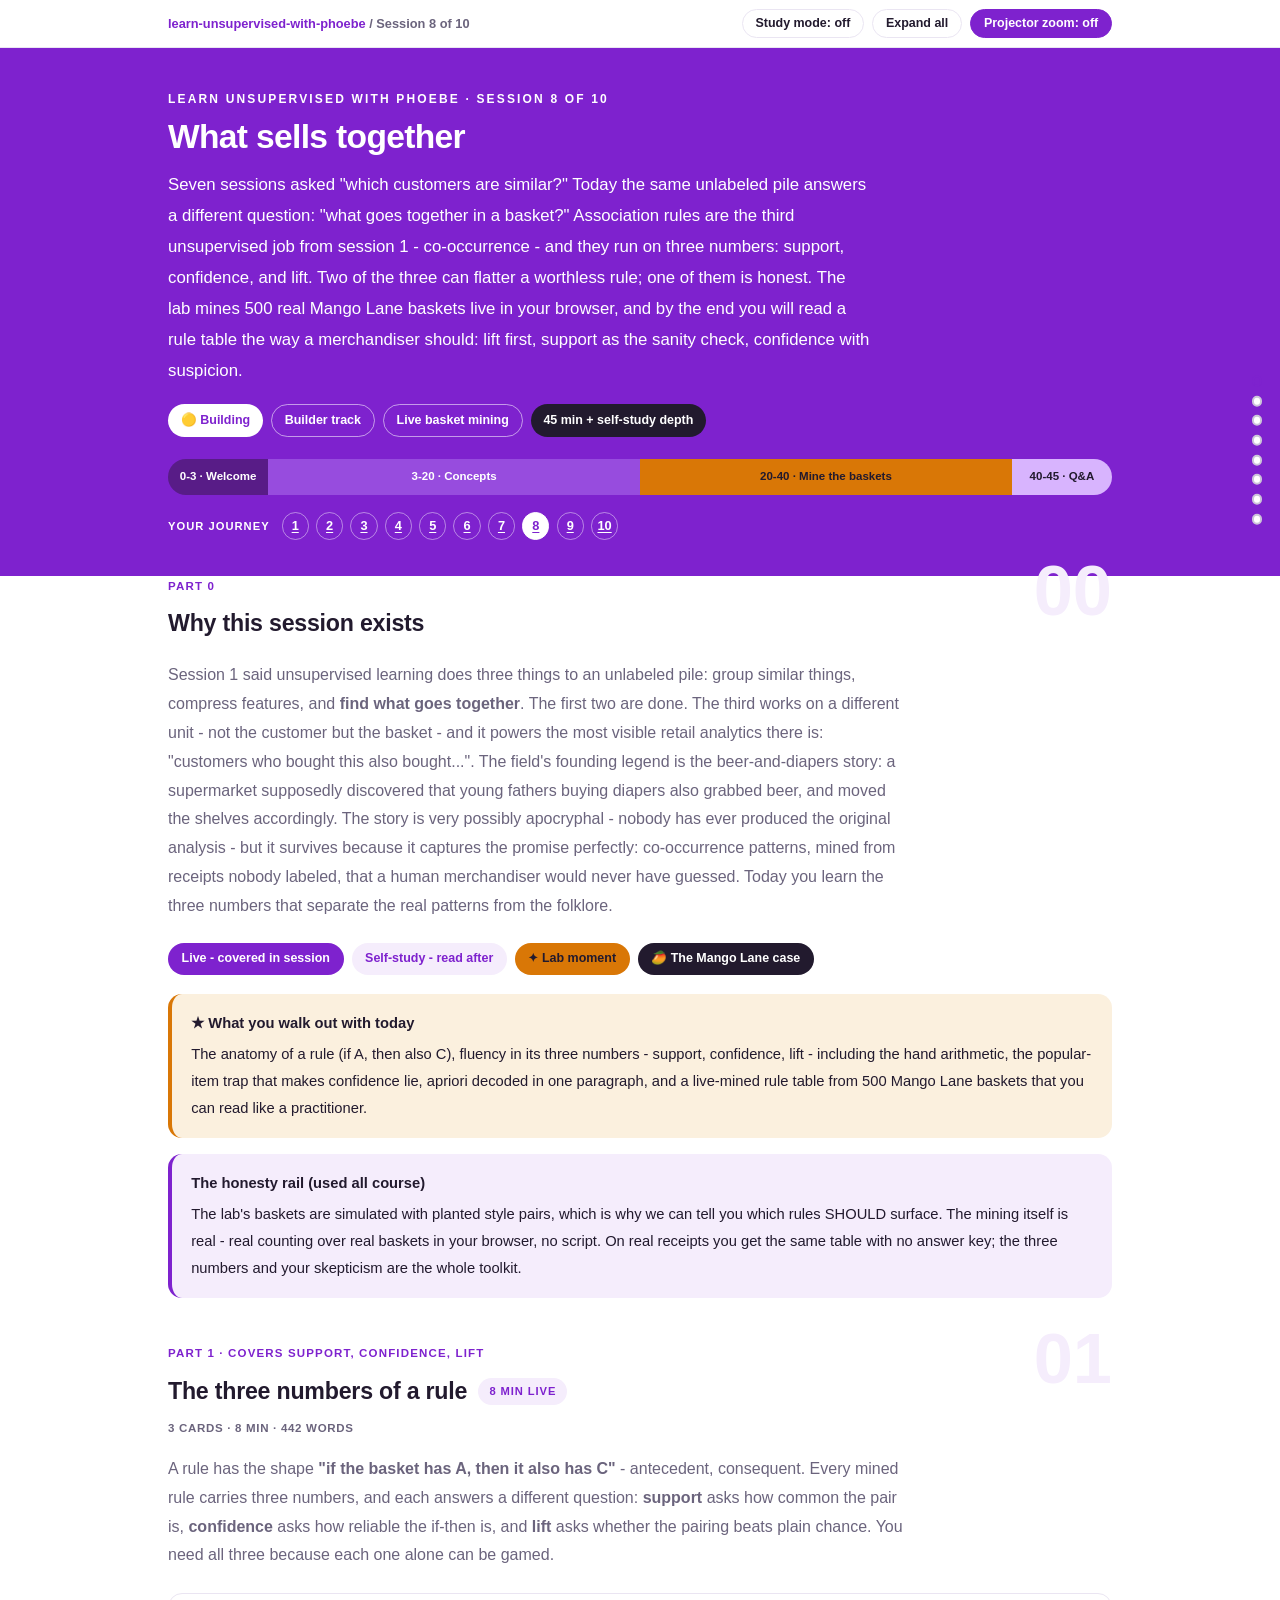
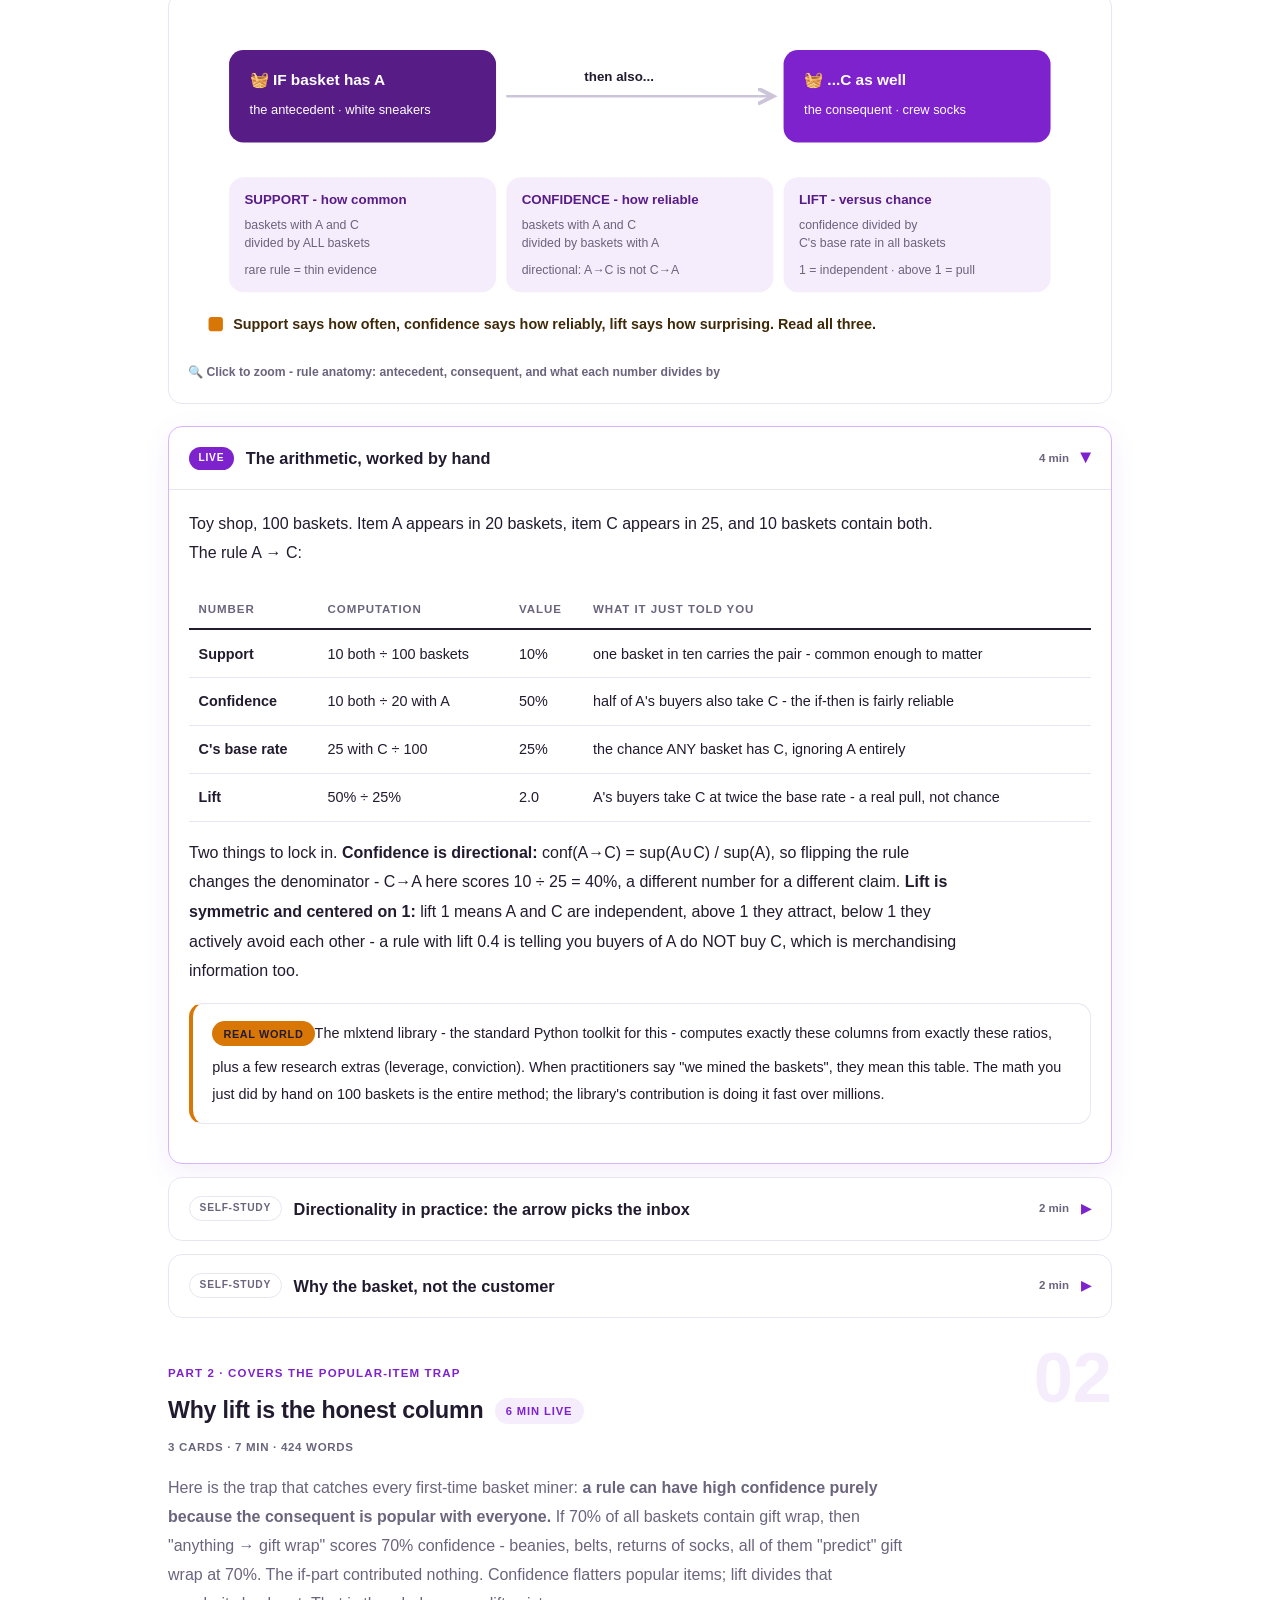
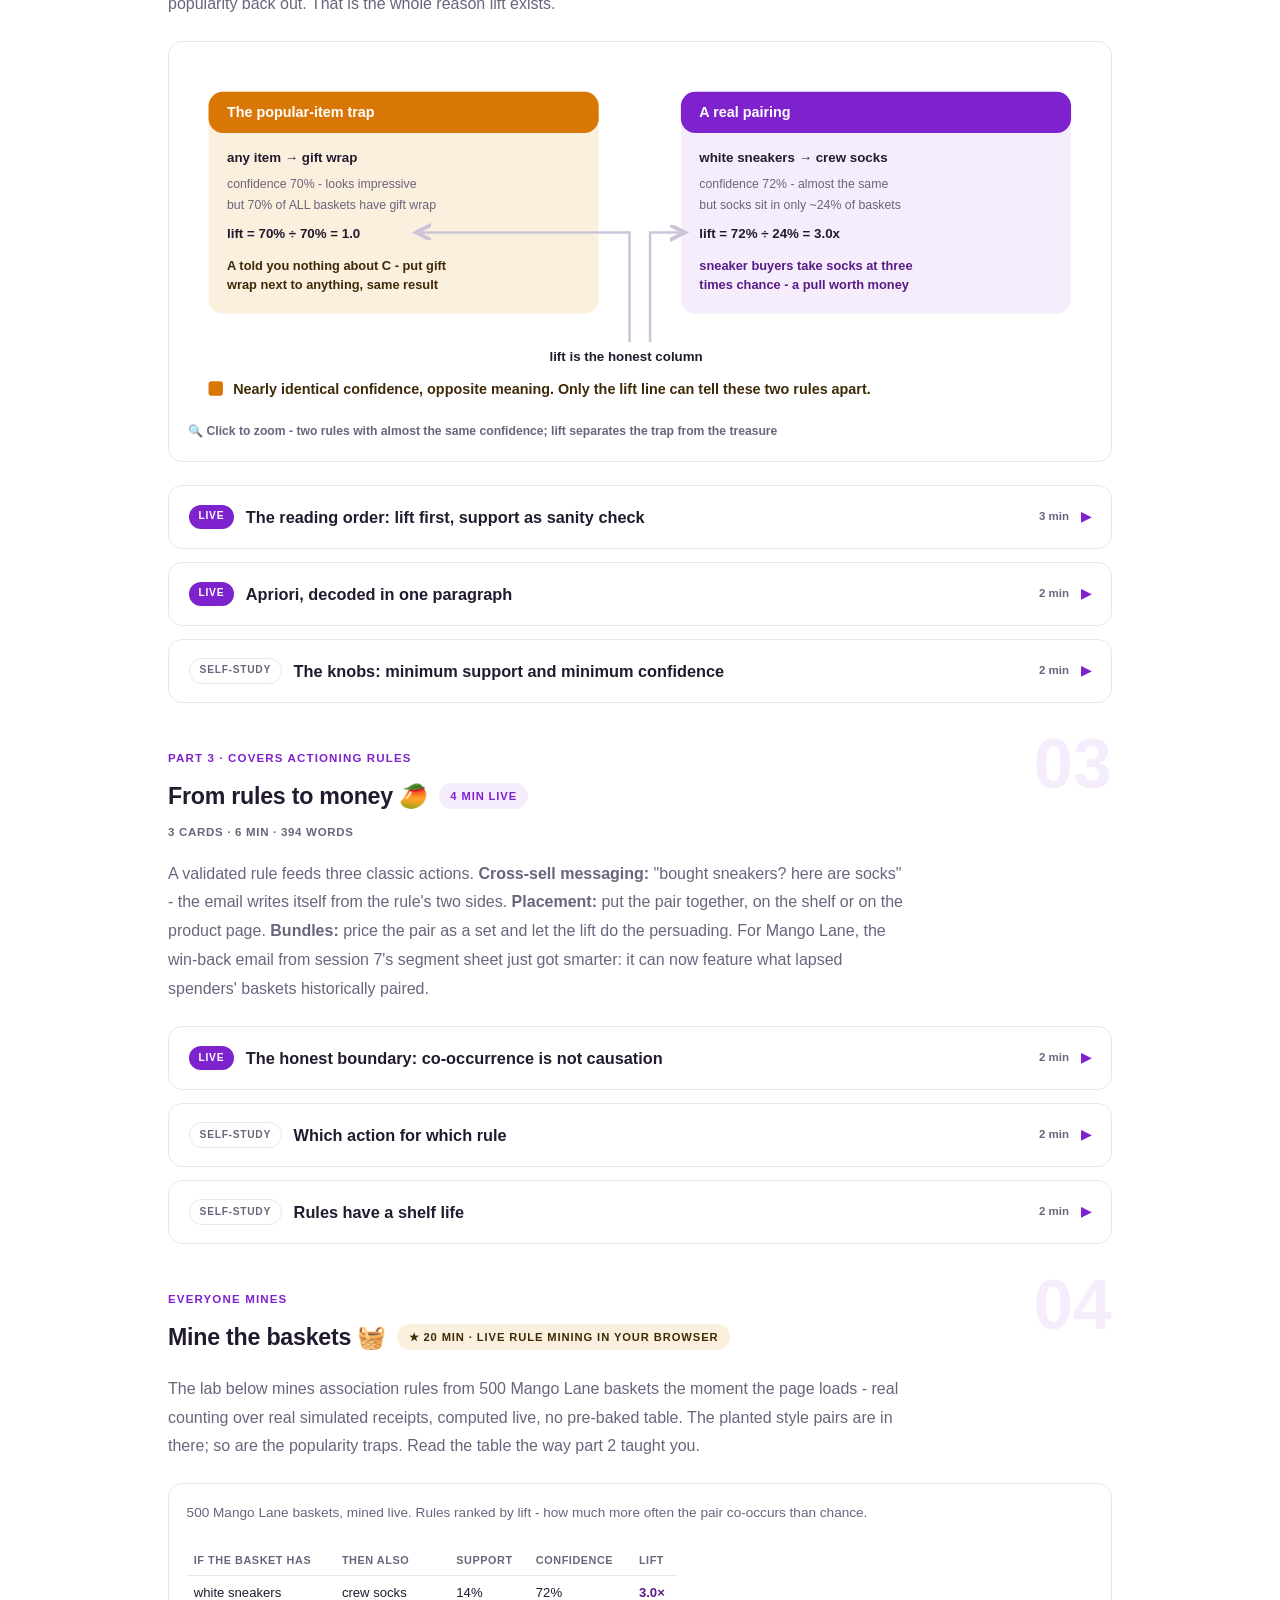
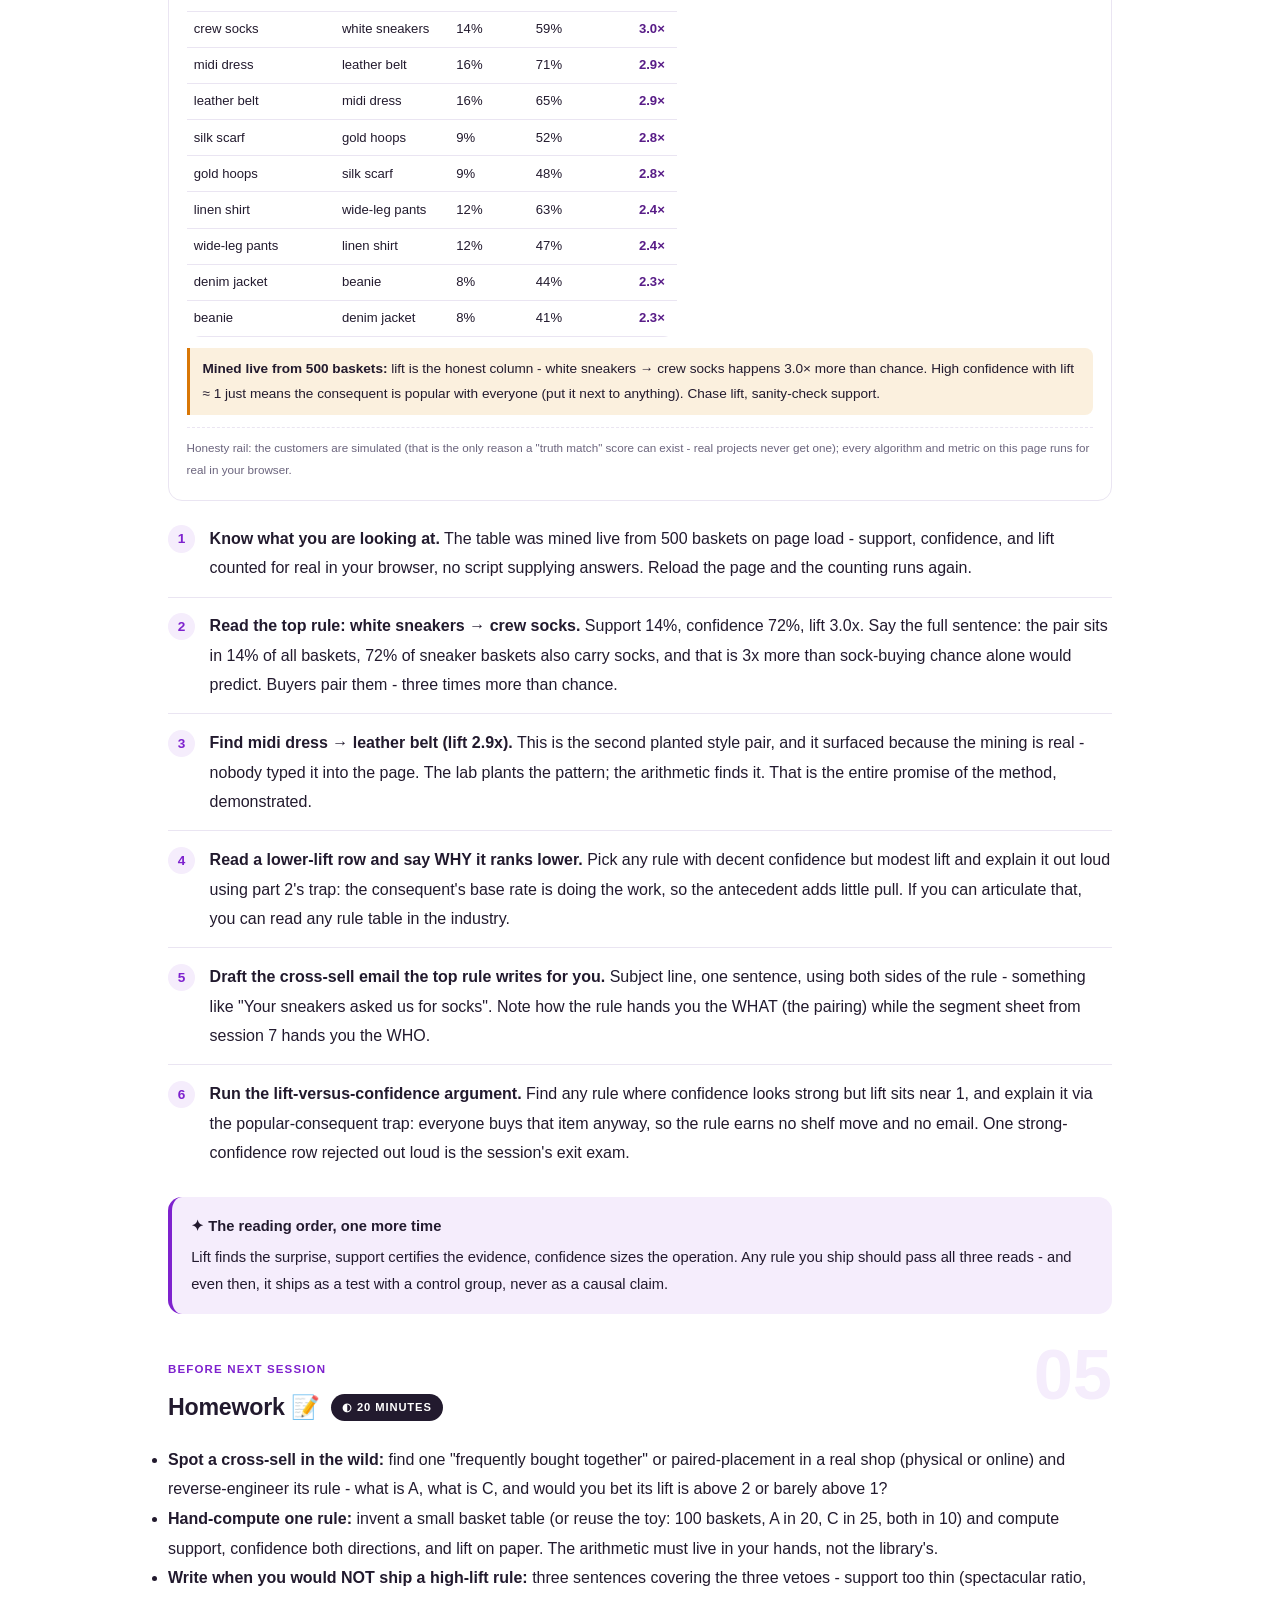
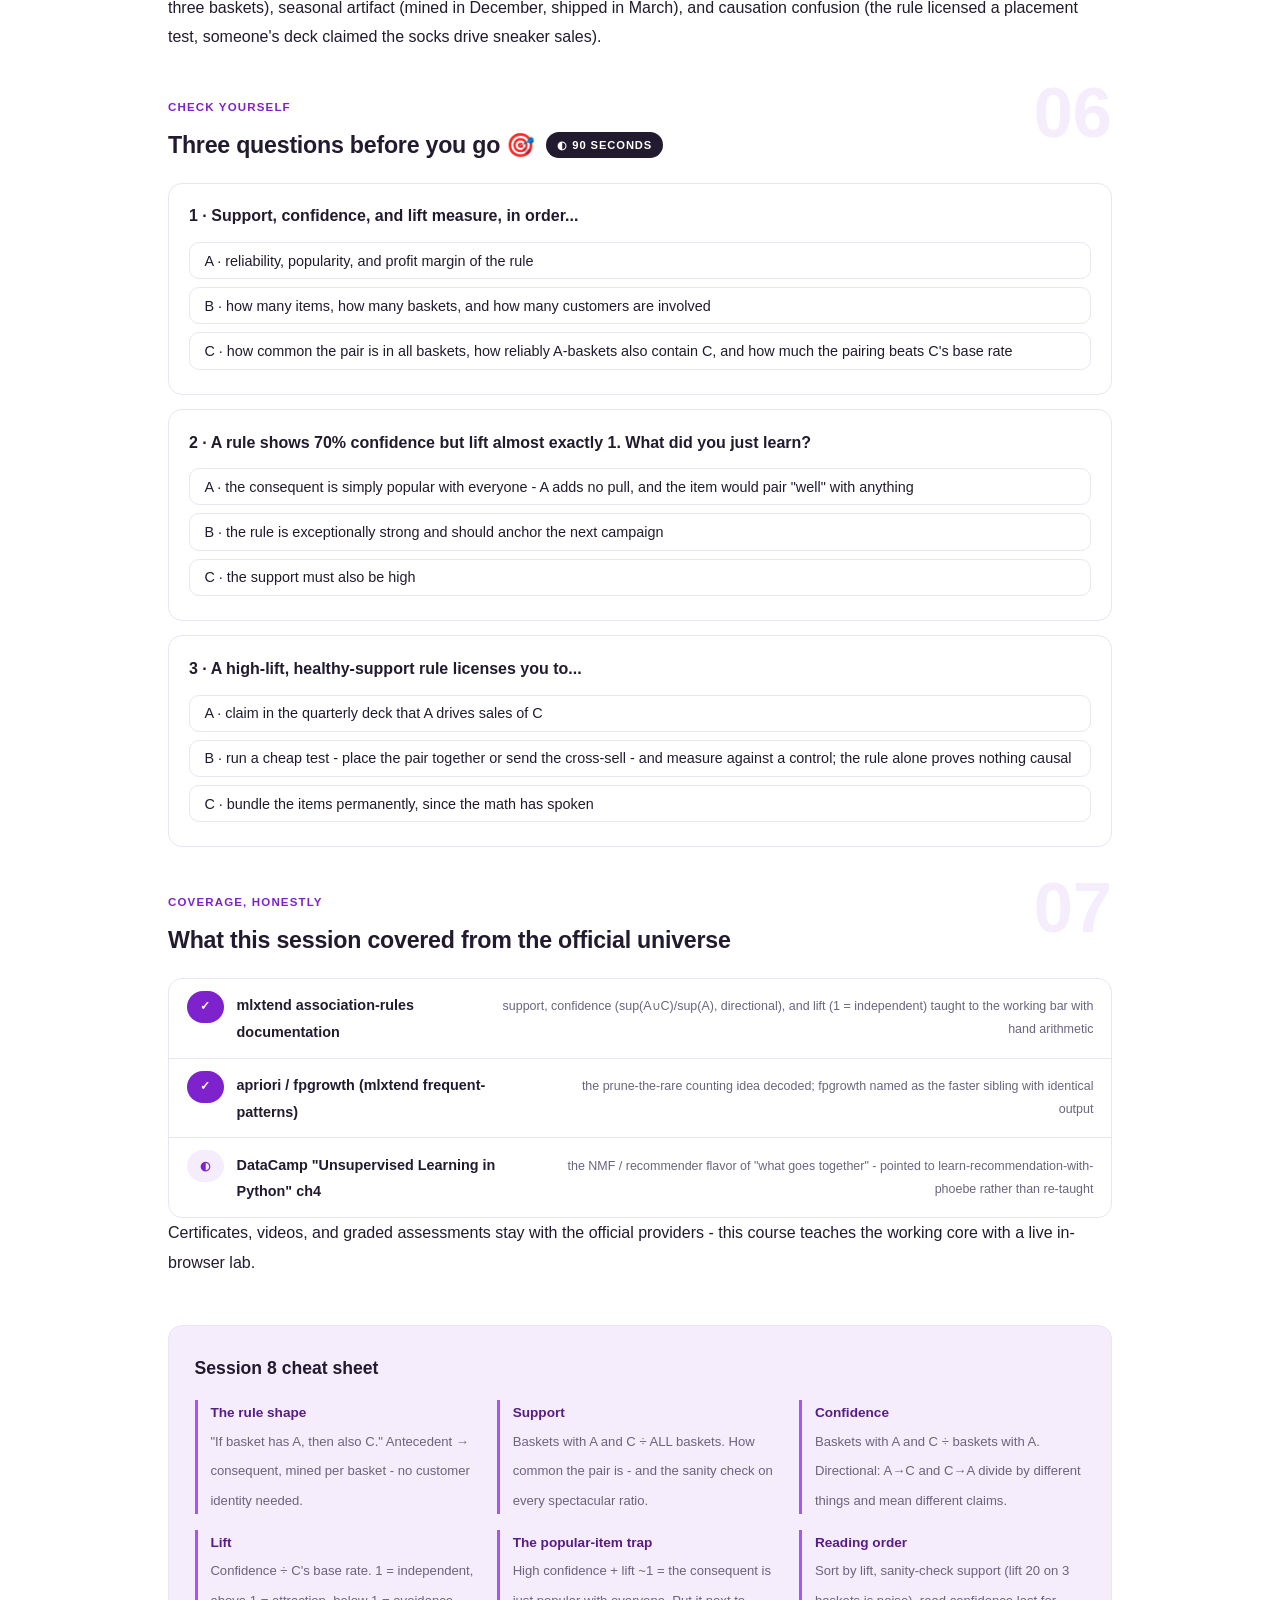
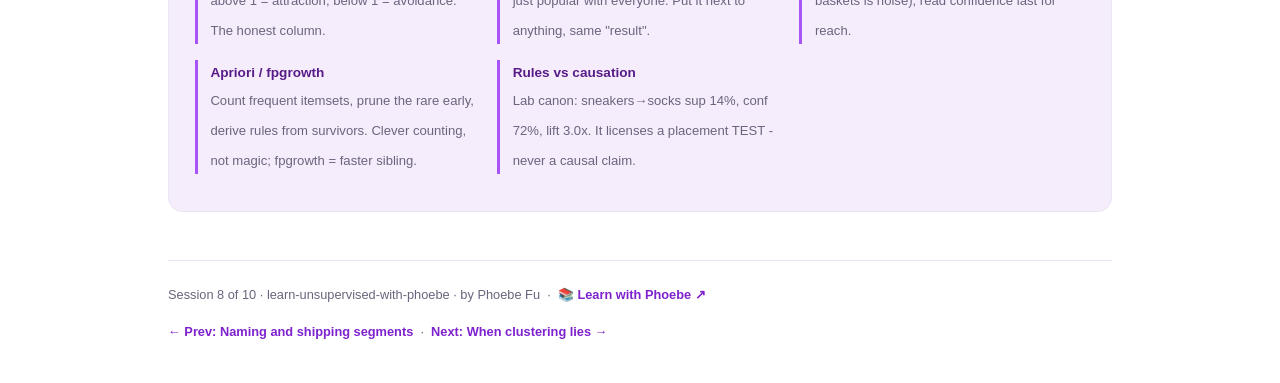
<file: courses/u8-what-sells-together.html>
<!DOCTYPE html>
<html lang="en">
<head>
<meta charset="UTF-8">
<meta name="viewport" content="width=device-width, initial-scale=1.0">
<!-- social:start -->
<meta name="description" content="Session 1 said unsupervised learning does three things to an unlabeled pile: group similar things, compress features, and find what goes together . The first two are done. The third works...">
<meta property="og:type" content="article">
<meta property="og:site_name" content="Learn with Phoebe">
<meta property="og:title" content="What sells together - learn unsupervised with phoebe">
<meta property="og:description" content="Session 1 said unsupervised learning does three things to an unlabeled pile: group similar things, compress features, and find what goes together . The first two are done. The third works...">
<meta property="og:url" content="https://phoebefu6.github.io/learn-unsupervised-with-phoebe/courses/u8-what-sells-together.html">
<meta property="og:image" content="https://phoebefu6.github.io/learn-unsupervised-with-phoebe/assets/og-cover.png">
<meta property="og:image:width" content="1200">
<meta property="og:image:height" content="630">
<meta name="twitter:card" content="summary_large_image">
<meta name="twitter:title" content="What sells together - learn unsupervised with phoebe">
<meta name="twitter:description" content="Session 1 said unsupervised learning does three things to an unlabeled pile: group similar things, compress features, and find what goes together . The first two are done. The third works...">
<meta name="twitter:image" content="https://phoebefu6.github.io/learn-unsupervised-with-phoebe/assets/og-cover.png">
<!-- social:end -->
<title>Session 8 · What sells together: association rules and honest lift - learn unsupervised with phoebe</title>
<link rel="stylesheet" href="../assets/style.css?v=27">
</head>
<body>

<div class="toolbar">
  <div class="wrap">
    <span class="crumb"><a href="../index.html">learn-unsupervised-with-phoebe</a> / Session 8 of 10</span>
    <button class="btn" id="toggle-all" type="button">Expand all</button>
    <button class="btn primary" id="zoom-toggle" type="button">Projector zoom: off</button>
  </div>
</div>

<header class="masthead">
  <div class="wrap">
    <div class="eyebrow">Learn Unsupervised with Phoebe · Session 8 of 10</div>
    <h1>What <span class="accent">sells together</span></h1>
    <p class="sub">Seven sessions asked "which customers are similar?" Today the same unlabeled pile answers a different question: "what goes together in a basket?" Association rules are the third unsupervised job from session 1 - co-occurrence - and they run on three numbers: support, confidence, and lift. Two of the three can flatter a worthless rule; one of them is honest. The lab mines 500 real Mango Lane baskets live in your browser, and by the end you will read a rule table the way a merchandiser should: lift first, support as the sanity check, confidence with suspicion.</p>
    <div class="chip-row">
      <span class="chip level">🟡 Building</span>
      <span class="chip audience">Builder track</span>
      <span class="chip audience">Live basket mining</span>
      <span class="chip time">45 min + self-study depth</span>
    </div>
    <div class="agenda">
      <span class="a1" style="flex:1">0-3 · Welcome</span>
      <span class="a2" style="flex:4">3-20 · Concepts</span>
      <span class="a3" style="flex:4">20-40 · Mine the baskets</span>
      <span class="a4" style="flex:1">40-45 · Q&amp;A</span>
    </div>
  </div>
</header>

<main class="wrap">

  <!-- ============ INTRO ============ -->
  <section class="section" id="intro">
    <div class="section-kicker">
      <span class="klabel">Part 0</span>
      <h2>Why this session exists</h2>
    </div>
    <p class="lede">Session 1 said unsupervised learning does three things to an unlabeled pile: group similar things, compress features, and <strong>find what goes together</strong>. The first two are done. The third works on a different unit - not the customer but the basket - and it powers the most visible retail analytics there is: "customers who bought this also bought...". The field's founding legend is the beer-and-diapers story: a supermarket supposedly discovered that young fathers buying diapers also grabbed beer, and moved the shelves accordingly. The story is very possibly apocryphal - nobody has ever produced the original analysis - but it survives because it captures the promise perfectly: co-occurrence patterns, mined from receipts nobody labeled, that a human merchandiser would never have guessed. Today you learn the three numbers that separate the real patterns from the folklore.</p>
    <div class="legend">
      <span class="pill solid">Live - covered in session</span>
      <span class="pill light">Self-study - read after</span>
      <span class="pill peach">✦ Lab moment</span>
      <span class="pill inkpill">🥭 The Mango Lane case</span>
    </div>
    <div class="callout win">
      <strong>★ What you walk out with today</strong>
      The anatomy of a rule (if A, then also C), fluency in its three numbers - support, confidence, lift - including the hand arithmetic, the popular-item trap that makes confidence lie, apriori decoded in one paragraph, and a live-mined rule table from 500 Mango Lane baskets that you can read like a practitioner.
    </div>
    <div class="callout tip">
      <strong>The honesty rail (used all course)</strong>
      The lab's baskets are simulated with planted style pairs, which is why we can tell you which rules SHOULD surface. The mining itself is real - real counting over real baskets in your browser, no script. On real receipts you get the same table with no answer key; the three numbers and your skepticism are the whole toolkit.
    </div>
  </section>

  <!-- ============ PART 1: THE THREE NUMBERS ============ -->
  <section class="section" id="threenumbers">
    <div class="section-kicker">
      <span class="klabel">Part 1 · covers support, confidence, lift</span>
      <h2>The three numbers of a rule <span class="tag concept">8 min live</span></h2>
    </div>
    <p class="lede">A rule has the shape <strong>"if the basket has A, then it also has C"</strong> - antecedent, consequent. Every mined rule carries three numbers, and each answers a different question: <strong>support</strong> asks how common the pair is, <strong>confidence</strong> asks how reliable the if-then is, and <strong>lift</strong> asks whether the pairing beats plain chance. You need all three because each one alone can be gamed.</p>

    <figure class="zoomable">
      <svg viewBox="0 0 880 330" xmlns="http://www.w3.org/2000/svg" role="img" aria-label="Anatomy of an association rule and its three numbers">
        <style>
          .arH { font: 800 15px Inter, sans-serif; fill: #FFFFFF; }
          .arW { font: 400 12.5px Inter, sans-serif; fill: #FFFFFF; }
          .arB { font: 700 13px Inter, sans-serif; fill: #581C87; }
          .arX { font: 400 12px Inter, sans-serif; fill: #6B647D; }
          .arT { font: 700 13px Inter, sans-serif; fill: #221A2E; }
          .arN { font: 600 14px Inter, sans-serif; fill: #3F2A08; }
          .arA { stroke: #CCC5D9; stroke-width: 2.5; fill: none; marker-end: url(#arAh); }
        </style>
        <defs>
          <marker id="arAh" markerWidth="8" markerHeight="8" refX="6" refY="3" orient="auto">
            <path d="M0,0 L6,3 L0,6" fill="none" stroke="#CCC5D9" stroke-width="1.5"/>
          </marker>
        </defs>
        <rect x="40" y="36" width="260" height="90" rx="14" fill="#581C87"/>
        <text class="arH" x="60" y="70">🧺 IF basket has A</text>
        <text class="arW" x="60" y="98">the antecedent · white sneakers</text>
        <line class="arA" x1="310" y1="81" x2="570" y2="81"/>
        <text class="arT" x="386" y="66">then also...</text>
        <rect x="580" y="36" width="260" height="90" rx="14" fill="#7E22CE"/>
        <text class="arH" x="600" y="70">🧺 ...C as well</text>
        <text class="arW" x="600" y="98">the consequent · crew socks</text>
        <rect x="40" y="160" width="260" height="112" rx="14" fill="#F5EDFC"/>
        <text class="arB" x="55" y="186">SUPPORT - how common</text>
        <text class="arX" x="55" y="210">baskets with A and C</text>
        <text class="arX" x="55" y="228">divided by ALL baskets</text>
        <text class="arX" x="55" y="254">rare rule = thin evidence</text>
        <rect x="310" y="160" width="260" height="112" rx="14" fill="#F5EDFC"/>
        <text class="arB" x="325" y="186">CONFIDENCE - how reliable</text>
        <text class="arX" x="325" y="210">baskets with A and C</text>
        <text class="arX" x="325" y="228">divided by baskets with A</text>
        <text class="arX" x="325" y="254">directional: A→C is not C→A</text>
        <rect x="580" y="160" width="260" height="112" rx="14" fill="#F5EDFC"/>
        <text class="arB" x="595" y="186">LIFT - versus chance</text>
        <text class="arX" x="595" y="210">confidence divided by</text>
        <text class="arX" x="595" y="228">C's base rate in all baskets</text>
        <text class="arX" x="595" y="254">1 = independent · above 1 = pull</text>
        <rect x="20" y="296" width="14" height="14" rx="3" fill="#D97706"/>
        <text class="arN" x="44" y="308">Support says how often, confidence says how reliably, lift says how surprising. Read all three.</text>
      </svg>
      <figcaption>🔍 Click to zoom - rule anatomy: antecedent, consequent, and what each number divides by</figcaption>
    </figure>

    <details class="card" open>
      <summary><span class="mode live">Live</span>The arithmetic, worked by hand<span class="mini">4 min</span><span class="caret">▶</span></summary>
      <div class="body">
        <p>Toy shop, 100 baskets. Item A appears in 20 baskets, item C appears in 25, and 10 baskets contain both. The rule A → C:</p>
        <table class="clean">
          <tr><th>Number</th><th>Computation</th><th>Value</th><th>What it just told you</th></tr>
          <tr><td>Support</td><td>10 both ÷ 100 baskets</td><td>10%</td><td>one basket in ten carries the pair - common enough to matter</td></tr>
          <tr><td>Confidence</td><td>10 both ÷ 20 with A</td><td>50%</td><td>half of A's buyers also take C - the if-then is fairly reliable</td></tr>
          <tr><td>C's base rate</td><td>25 with C ÷ 100</td><td>25%</td><td>the chance ANY basket has C, ignoring A entirely</td></tr>
          <tr><td>Lift</td><td>50% ÷ 25%</td><td>2.0</td><td>A's buyers take C at twice the base rate - a real pull, not chance</td></tr>
        </table>
        <p>Two things to lock in. <strong>Confidence is directional:</strong> conf(A→C) = sup(A∪C) / sup(A), so flipping the rule changes the denominator - C→A here scores 10 ÷ 25 = 40%, a different number for a different claim. <strong>Lift is symmetric and centered on 1:</strong> lift 1 means A and C are independent, above 1 they attract, below 1 they actively avoid each other - a rule with lift 0.4 is telling you buyers of A do NOT buy C, which is merchandising information too.</p>
        <div class="callout example"><span class="ex-pill">Real world</span>The mlxtend library - the standard Python toolkit for this - computes exactly these columns from exactly these ratios, plus a few research extras (leverage, conviction). When practitioners say "we mined the baskets", they mean this table. The math you just did by hand on 100 baskets is the entire method; the library's contribution is doing it fast over millions.</div>
      </div>
    </details>

    <details class="card">
      <summary><span class="mode self">Self-study</span>Directionality in practice: the arrow picks the inbox<span class="mini">2 min</span><span class="caret">▶</span></summary>
      <div class="body">
        <p>Because confidence divides by the antecedent, the two directions of one pairing are two different campaigns. In the toy above, A→C scores 50% confidence while C→A scores 40% - same pair, same lift, different reach. The direction you ship is the direction whose antecedent you can act on: a cross-sell email goes to the people who already bought the IF side, so A→C at 50% means half the A-buyers you email are already inclined toward C. Flip the arrow and you are emailing C-buyers with a weaker claim. Lift tells you the pair is real; the confidence pair tells you which side of it to stand on. Check both directions before drafting anything - it is one extra division.</p>
      </div>
    </details>

    <details class="card">
      <summary><span class="mode self">Self-study</span>Why the basket, not the customer<span class="mini">2 min</span><span class="caret">▶</span></summary>
      <div class="body">
        <p>Notice the unit change: sessions 1-7 described customers (one row each, RFM); today's rows are baskets - one receipt, a set of items, no identity required. That is a feature, not a limitation: basket mining works on anonymous transactions, needs no customer history, and answers merchandising questions (placement, bundles) that segmentation cannot. The two views compose: a win-back email to lapsed big spenders (session 7) can carry the cross-sell the basket rules suggest (today). Same pile of unlabeled data, two lenses, one campaign.</p>
      </div>
    </details>
  </section>

  <!-- ============ PART 2: HONEST LIFT ============ -->
  <section class="section" id="honestlift">
    <div class="section-kicker">
      <span class="klabel">Part 2 · covers the popular-item trap</span>
      <h2>Why lift is the honest column <span class="tag concept">6 min live</span></h2>
    </div>
    <p class="lede">Here is the trap that catches every first-time basket miner: <strong>a rule can have high confidence purely because the consequent is popular with everyone.</strong> If 70% of all baskets contain gift wrap, then "anything → gift wrap" scores 70% confidence - beanies, belts, returns of socks, all of them "predict" gift wrap at 70%. The if-part contributed nothing. Confidence flatters popular items; lift divides that popularity back out. That is the whole reason lift exists.</p>

    <figure class="zoomable">
      <svg viewBox="0 0 880 340" xmlns="http://www.w3.org/2000/svg" role="img" aria-label="High confidence with lift near 1 versus real lift compared">
        <style>
          .lfH { font: 800 14px Inter, sans-serif; fill: #FFFFFF; }
          .lfT { font: 700 13px Inter, sans-serif; fill: #221A2E; }
          .lfX { font: 400 12px Inter, sans-serif; fill: #6B647D; }
          .lfC { font: 700 12.5px Inter, sans-serif; fill: #3F2A08; }
          .lfG { font: 700 12.5px Inter, sans-serif; fill: #581C87; }
          .lfN { font: 600 14px Inter, sans-serif; fill: #3F2A08; }
          .lfA { stroke: #CCC5D9; stroke-width: 2.5; fill: none; marker-end: url(#lfAh); }
        </style>
        <defs>
          <marker id="lfAh" markerWidth="8" markerHeight="8" refX="6" refY="3" orient="auto">
            <path d="M0,0 L6,3 L0,6" fill="none" stroke="#CCC5D9" stroke-width="1.5"/>
          </marker>
        </defs>
        <rect x="20" y="30" width="380" height="216" rx="14" fill="#FBF0DE"/>
        <rect x="20" y="30" width="380" height="40" rx="14" fill="#D97706"/>
        <text class="lfH" x="38" y="55">The popular-item trap</text>
        <text class="lfT" x="38" y="98">any item → gift wrap</text>
        <text class="lfX" x="38" y="124">confidence 70% - looks impressive</text>
        <text class="lfX" x="38" y="144">but 70% of ALL baskets have gift wrap</text>
        <text class="lfT" x="38" y="172">lift = 70% ÷ 70% = 1.0</text>
        <text class="lfC" x="38" y="204">A told you nothing about C - put gift</text>
        <text class="lfC" x="38" y="222">wrap next to anything, same result</text>
        <rect x="480" y="30" width="380" height="216" rx="14" fill="#F5EDFC"/>
        <rect x="480" y="30" width="380" height="40" rx="14" fill="#7E22CE"/>
        <text class="lfH" x="498" y="55">A real pairing</text>
        <text class="lfT" x="498" y="98">white sneakers → crew socks</text>
        <text class="lfX" x="498" y="124">confidence 72% - almost the same</text>
        <text class="lfX" x="498" y="144">but socks sit in only ~24% of baskets</text>
        <text class="lfT" x="498" y="172">lift = 72% ÷ 24% = 3.0x</text>
        <text class="lfG" x="498" y="204">sneaker buyers take socks at three</text>
        <text class="lfG" x="498" y="222">times chance - a pull worth money</text>
        <path class="lfA" d="M430,274 L430,167 L222,167"/>
        <path class="lfA" d="M450,274 L450,167 L484,167"/>
        <text class="lfT" x="352" y="292">lift is the honest column</text>
        <rect x="20" y="312" width="14" height="14" rx="3" fill="#D97706"/>
        <text class="lfN" x="44" y="324">Nearly identical confidence, opposite meaning. Only the lift line can tell these two rules apart.</text>
      </svg>
      <figcaption>🔍 Click to zoom - two rules with almost the same confidence; lift separates the trap from the treasure</figcaption>
    </figure>

    <details class="card">
      <summary><span class="mode live">Live</span>The reading order: lift first, support as sanity check<span class="mini">3 min</span><span class="caret">▶</span></summary>
      <div class="body">
        <p>The practitioner's reading order for a rule table:</p>
        <div class="steps">
          <div class="step"><p><strong>Sort by lift</strong> - it is the column that measures surprise, and surprise is where the unmined money is. A merchandiser already knows the popular items.</p></div>
          <div class="step"><p><strong>Sanity-check support before believing anything.</strong> A lift of 20 computed on 3 baskets is noise wearing a crown - tiny denominators produce spectacular ratios. If the pair barely occurs, the rule is an anecdote, not a pattern. Chase lift, but only where support says the evidence is thick enough to stand on.</p></div>
          <div class="step"><p><strong>Then read confidence for operations:</strong> once lift says the pull is real and support says it is common, confidence tells you what fraction of A-buyers your cross-sell will actually reach.</p></div>
        </div>
      </div>
    </details>

    <details class="card">
      <summary><span class="mode live">Live</span>Apriori, decoded in one paragraph<span class="mini">2 min</span><span class="caret">▶</span></summary>
      <div class="body">
        <p>How does a machine find these rules without checking every possible item combination (which explodes combinatorially)? <strong>Apriori's one clever idea: count frequent itemsets first, and prune the rare ones early</strong> - because if {sneakers} alone is rare, then {sneakers, socks} cannot possibly be frequent, so entire branches of the search die without being counted. Count singles, keep the frequent; count pairs built only from frequent singles; keep going until nothing survives; then derive the if-then rules from the surviving sets. Clever counting, not magic. Its faster sibling <strong>fpgrowth</strong> reaches the same rules through a compressed tree structure - same output, better engineering - and both ship in mlxtend.</p>
        <div class="callout example"><span class="ex-pill">Real world</span>"Frequently bought together" panels and supermarket endcap pairings are the public face of this method - basket mining is one of the oldest deployed forms of unsupervised learning in retail, decades older than the deep learning wave. The reason it survives is the reason this course teaches it: three interpretable numbers a category manager can interrogate beat a black box they cannot.</div>
      </div>
    </details>
    <details class="card">
      <summary><span class="mode self">Self-study</span>The knobs: minimum support and minimum confidence<span class="mini">2 min</span><span class="caret">▶</span></summary>
      <div class="body">
        <p>Real mining runs need thresholds, or the rule table drowns you. The standard workflow sets them in this order:</p>
        <table class="clean">
          <tr><th>Knob</th><th>What it does</th><th>How to think about it</th></tr>
          <tr><td>min support</td><td>drops itemsets that occur too rarely to trust</td><td>the evidence floor - set it first; it is also what makes apriori's pruning bite</td></tr>
          <tr><td>min confidence</td><td>drops if-thens that are too unreliable to act on</td><td>the operations floor - below it, the cross-sell reaches too few A-buyers to bother</td></tr>
          <tr><td>lift filter</td><td>drops rules that merely restate popularity</td><td>applied last, on the surviving table - the honesty pass from part 2</td></tr>
        </table>
        <p>Set the floors too high and real niche pairings vanish; too low and the table fills with three-basket anecdotes. Practitioners iterate: mine, eyeball, adjust, re-mine. The knobs are judgment calls, which is exactly why the three-number fluency from part 1 matters more than the library call.</p>
      </div>
    </details>
  </section>

  <!-- ============ PART 3: RULES TO MONEY ============ -->
  <section class="section" id="rulestomoney">
    <div class="section-kicker">
      <span class="klabel">Part 3 · covers actioning rules</span>
      <h2>From rules to money 🥭 <span class="tag concept">4 min live</span></h2>
    </div>
    <p class="lede">A validated rule feeds three classic actions. <strong>Cross-sell messaging:</strong> "bought sneakers? here are socks" - the email writes itself from the rule's two sides. <strong>Placement:</strong> put the pair together, on the shelf or on the product page. <strong>Bundles:</strong> price the pair as a set and let the lift do the persuading. For Mango Lane, the win-back email from session 7's segment sheet just got smarter: it can now feature what lapsed spenders' baskets historically paired.</p>

    <details class="card">
      <summary><span class="mode live">Live</span>The honest boundary: co-occurrence is not causation<span class="mini">2 min</span><span class="caret">▶</span></summary>
      <div class="body">
        <p>A rule describes what already happens in baskets; it does not explain why, and it does not promise that pushing A will drag C along. Sneakers and socks may pair because one causes the other, because both serve one outfit, or because both sit in a summer sale. The rule cannot tell you which - and does not need to, IF you treat it correctly: <strong>putting socks next to sneakers is a test of the rule, and the rule alone proves nothing.</strong> Ship the placement, measure attach rate against a control, and let the experiment - not the lift column - make the causal claim. A rule licenses a cheap test; it never licenses a causal sentence in a slide deck.</p>
        <p>And the pointer this course owes you: rules are the shallow end of "people who bought X also...". Full recommender systems - collaborative filtering, matrix factorization, the personalized feed - live in <strong>learn-recommendation-with-phoebe</strong> on the Kirana case. This session stops at rules, on purpose: they are the interpretable, arguable, merchandiser-friendly member of the family.</p>
      </div>
    </details>

    <details class="card">
      <summary><span class="mode self">Self-study</span>Which action for which rule<span class="mini">2 min</span><span class="caret">▶</span></summary>
      <div class="body">
        <p>A rough matching, worth arguing with: <strong>cross-sell messaging</strong> wants high confidence on top of real lift, because every email costs attention and you want most recipients already inclined. <strong>Placement</strong> tolerates lower confidence - putting things near each other is nearly free, so any healthy-support rule with lift comfortably above 1 earns a shelf test. <strong>Bundles</strong> demand the most: real lift, thick support, AND a margin check the rule table knows nothing about, because a discount on a pair people already buy together is money handed back. In all three cases the rule nominates the candidate and the experiment confirms it - the table is a shortlist generator, never a decision.</p>
      </div>
    </details>

    <details class="card">
      <summary><span class="mode self">Self-study</span>Rules have a shelf life<span class="mini">2 min</span><span class="caret">▶</span></summary>
      <div class="body">
        <p>Session 7 said segments drift; rules drift harder, because baskets follow seasons, promotions, and stock. A pairing mined during a gifting season can evaporate by spring; a rule created by last month's bundle promotion is your own marketing echoing back at you, not customer preference. Two working habits follow. First, <strong>date every mined table</strong> and re-mine on a schedule, exactly like the segment sheet's review date. Second, before shipping any rule, ask what was happening in the shop during the mining window - a sale, a launch, a holiday - and whether the rule is the customers talking or the calendar. The arithmetic is timeless; the baskets are not.</p>
      </div>
    </details>
  </section>

  <!-- ============ DEMO: MINE THE BASKETS ============ -->
  <section class="section" id="demo">
    <div class="section-kicker">
      <span class="klabel">Everyone mines</span>
      <h2>Mine the baskets 🧺 <span class="tag demo">★ 20 min · live rule mining in your browser</span></h2>
    </div>
    <p class="lede">The lab below mines association rules from 500 Mango Lane baskets the moment the page loads - real counting over real simulated receipts, computed live, no pre-baked table. The planted style pairs are in there; so are the popularity traps. Read the table the way part 2 taught you.</p>

    <div id="cluster-live" data-mode="basket"></div>

    <div class="steps">
      <div class="step"><p><strong>Know what you are looking at.</strong> The table was mined live from 500 baskets on page load - support, confidence, and lift counted for real in your browser, no script supplying answers. Reload the page and the counting runs again.</p></div>
      <div class="step"><p><strong>Read the top rule: white sneakers → crew socks.</strong> Support 14%, confidence 72%, lift 3.0x. Say the full sentence: the pair sits in 14% of all baskets, 72% of sneaker baskets also carry socks, and that is 3x more than sock-buying chance alone would predict. Buyers pair them - three times more than chance.</p></div>
      <div class="step"><p><strong>Find midi dress → leather belt (lift 2.9x).</strong> This is the second planted style pair, and it surfaced because the mining is real - nobody typed it into the page. The lab plants the pattern; the arithmetic finds it. That is the entire promise of the method, demonstrated.</p></div>
      <div class="step"><p><strong>Read a lower-lift row and say WHY it ranks lower.</strong> Pick any rule with decent confidence but modest lift and explain it out loud using part 2's trap: the consequent's base rate is doing the work, so the antecedent adds little pull. If you can articulate that, you can read any rule table in the industry.</p></div>
      <div class="step"><p><strong>Draft the cross-sell email the top rule writes for you.</strong> Subject line, one sentence, using both sides of the rule - something like "Your sneakers asked us for socks". Note how the rule hands you the WHAT (the pairing) while the segment sheet from session 7 hands you the WHO.</p></div>
      <div class="step"><p><strong>Run the lift-versus-confidence argument.</strong> Find any rule where confidence looks strong but lift sits near 1, and explain it via the popular-consequent trap: everyone buys that item anyway, so the rule earns no shelf move and no email. One strong-confidence row rejected out loud is the session's exit exam.</p></div>
    </div>
    <div class="callout tip">
      <strong>✦ The reading order, one more time</strong>
      Lift finds the surprise, support certifies the evidence, confidence sizes the operation. Any rule you ship should pass all three reads - and even then, it ships as a test with a control group, never as a causal claim.
    </div>
  </section>

  <!-- ============ EXERCISE ============ -->
  <section class="section" id="exercise">
    <div class="section-kicker">
      <span class="klabel">Before next session</span>
      <h2>Homework 📝 <span class="tag exercise">◐ 20 minutes</span></h2>
    </div>
    <ul>
      <li><strong>Spot a cross-sell in the wild:</strong> find one "frequently bought together" or paired-placement in a real shop (physical or online) and reverse-engineer its rule - what is A, what is C, and would you bet its lift is above 2 or barely above 1?</li>
      <li><strong>Hand-compute one rule:</strong> invent a small basket table (or reuse the toy: 100 baskets, A in 20, C in 25, both in 10) and compute support, confidence both directions, and lift on paper. The arithmetic must live in your hands, not the library's.</li>
      <li><strong>Write when you would NOT ship a high-lift rule:</strong> three sentences covering the three vetoes - support too thin (spectacular ratio, three baskets), seasonal artifact (mined in December, shipped in March), and causation confusion (the rule licensed a placement test, someone's deck claimed the socks drive sneaker sales).</li>
    </ul>
  </section>

  <!-- ============ QUIZ ============ -->
  <section class="section" id="quiz">
    <div class="section-kicker">
      <span class="klabel">Check yourself</span>
      <h2>Three questions before you go 🎯 <span class="tag exercise">◐ 90 seconds</span></h2>
    </div>
    <div class="quiz-q" data-answer="2">
      <p class="qtext">1 · Support, confidence, and lift measure, in order...</p>
      <button class="qopt" type="button">A · reliability, popularity, and profit margin of the rule</button>
      <button class="qopt" type="button">B · how many items, how many baskets, and how many customers are involved</button>
      <button class="qopt" type="button">C · how common the pair is in all baskets, how reliably A-baskets also contain C, and how much the pairing beats C's base rate</button>
      <p class="qwhy">Support = both ÷ all baskets. Confidence = both ÷ baskets with A (directional - flipping the rule changes the denominator). Lift = confidence ÷ C's base rate, centered on 1. Three questions, three denominators.</p>
    </div>
    <div class="quiz-q" data-answer="0">
      <p class="qtext">2 · A rule shows 70% confidence but lift almost exactly 1. What did you just learn?</p>
      <button class="qopt" type="button">A · the consequent is simply popular with everyone - A adds no pull, and the item would pair "well" with anything</button>
      <button class="qopt" type="button">B · the rule is exceptionally strong and should anchor the next campaign</button>
      <button class="qopt" type="button">C · the support must also be high</button>
      <p class="qwhy">Lift 1 means confidence merely equals the consequent's base rate - independence. The 70% was the item's own popularity reflected back at you. This is the popular-item trap, and lift is the column built to catch it.</p>
    </div>
    <div class="quiz-q" data-answer="1">
      <p class="qtext">3 · A high-lift, healthy-support rule licenses you to...</p>
      <button class="qopt" type="button">A · claim in the quarterly deck that A drives sales of C</button>
      <button class="qopt" type="button">B · run a cheap test - place the pair together or send the cross-sell - and measure against a control; the rule alone proves nothing causal</button>
      <button class="qopt" type="button">C · bundle the items permanently, since the math has spoken</button>
      <p class="qwhy">Rules describe co-occurrence, not causation - the pair may share a season, an outfit, or a sale. Putting socks next to sneakers TESTS the rule; only the experiment's result can support a causal sentence.</p>
    </div>
    <p class="quiz-score"></p>
  </section>

  <!-- ============ SOURCES COVERED ============ -->
  <section class="section" id="official">
    <div class="section-kicker">
      <span class="klabel">Coverage, honestly</span>
      <h2>What this session covered from the official universe</h2>
    </div>
    <div class="covered">
      <div class="covered-row"><span class="status pill solid">✓</span><span class="name">mlxtend association-rules documentation</span><span class="note">support, confidence (sup(A∪C)/sup(A), directional), and lift (1 = independent) taught to the working bar with hand arithmetic</span></div>
      <div class="covered-row"><span class="status pill solid">✓</span><span class="name">apriori / fpgrowth (mlxtend frequent-patterns)</span><span class="note">the prune-the-rare counting idea decoded; fpgrowth named as the faster sibling with identical output</span></div>
      <div class="covered-row"><span class="status pill light">◐</span><span class="name">DataCamp "Unsupervised Learning in Python" ch4</span><span class="note">the NMF / recommender flavor of "what goes together" - pointed to learn-recommendation-with-phoebe rather than re-taught</span></div>
    </div>
    <p>Certificates, videos, and graded assessments stay with the official providers - this course teaches the working core with a live in-browser lab.</p>
  </section>

  <!-- ============ CHEAT SHEET ============ -->
  <section class="cheat" id="cheatsheet">
    <h3>Session 8 cheat sheet</h3>
    <div class="grid-2">
      <div class="cheat-item"><b>The rule shape</b><span>"If basket has A, then also C." Antecedent → consequent, mined per basket - no customer identity needed.</span></div>
      <div class="cheat-item"><b>Support</b><span>Baskets with A and C ÷ ALL baskets. How common the pair is - and the sanity check on every spectacular ratio.</span></div>
      <div class="cheat-item"><b>Confidence</b><span>Baskets with A and C ÷ baskets with A. Directional: A→C and C→A divide by different things and mean different claims.</span></div>
      <div class="cheat-item"><b>Lift</b><span>Confidence ÷ C's base rate. 1 = independent, above 1 = attraction, below 1 = avoidance. The honest column.</span></div>
      <div class="cheat-item"><b>The popular-item trap</b><span>High confidence + lift ~1 = the consequent is just popular with everyone. Put it next to anything, same "result".</span></div>
      <div class="cheat-item"><b>Reading order</b><span>Sort by lift, sanity-check support (lift 20 on 3 baskets is noise), read confidence last for reach.</span></div>
      <div class="cheat-item"><b>Apriori / fpgrowth</b><span>Count frequent itemsets, prune the rare early, derive rules from survivors. Clever counting, not magic; fpgrowth = faster sibling.</span></div>
      <div class="cheat-item"><b>Rules vs causation</b><span>Lab canon: sneakers→socks sup 14%, conf 72%, lift 3.0x. It licenses a placement TEST - never a causal claim.</span></div>
    </div>
  </section>

  <footer class="pagefoot">
    <span>Session 8 of 10 · learn-unsupervised-with-phoebe · by Phoebe Fu &nbsp;·&nbsp; 📚 <a href="https://phoebefu6.github.io/learn-with-phoebe/">Learn with Phoebe ↗</a></span>
    <span><a href="u7-naming-and-shipping-segments.html">← Prev: Naming and shipping segments</a> &nbsp;·&nbsp; <a href="u9-when-clustering-lies.html">Next: When clustering lies →</a></span>
  </footer>

</main>

<script src="../assets/app.js?v=26"></script>
<script src="../assets/cluster-live.js?v=6"></script>
</body>
</html>
</file>
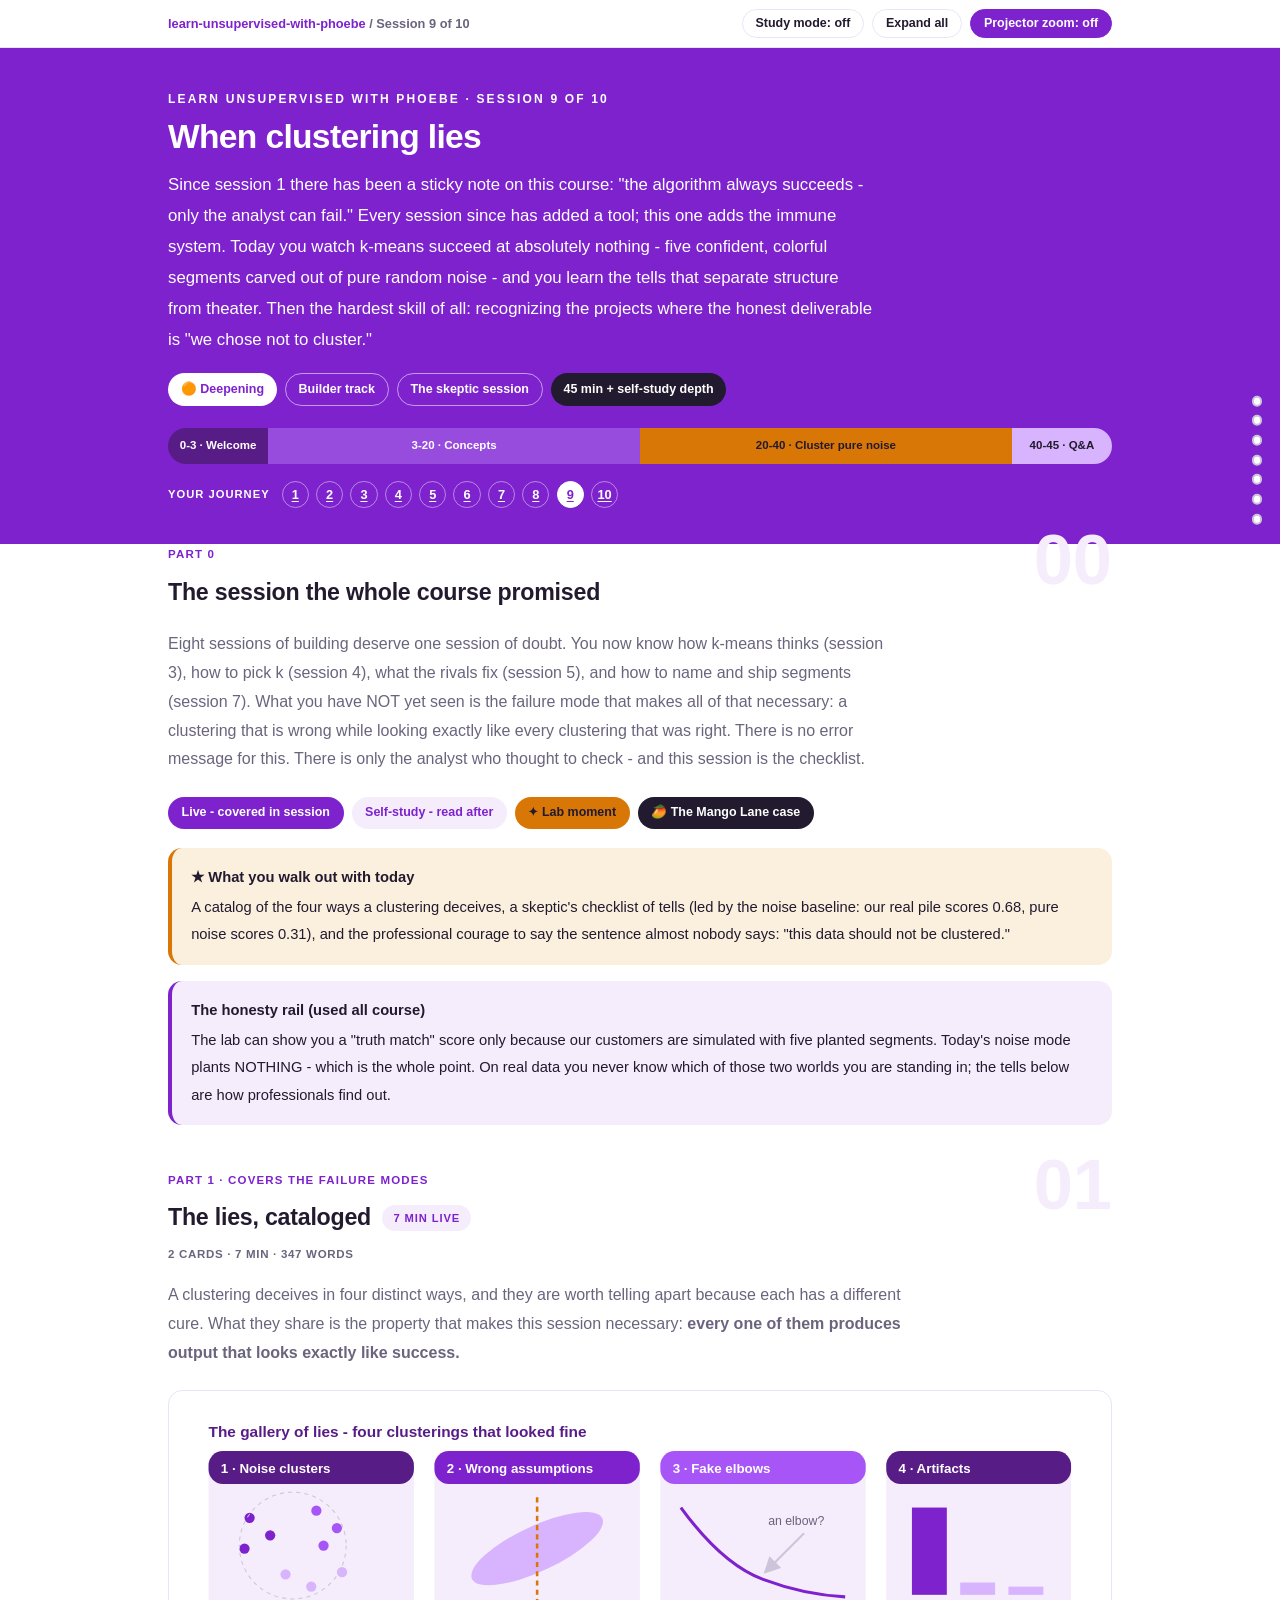
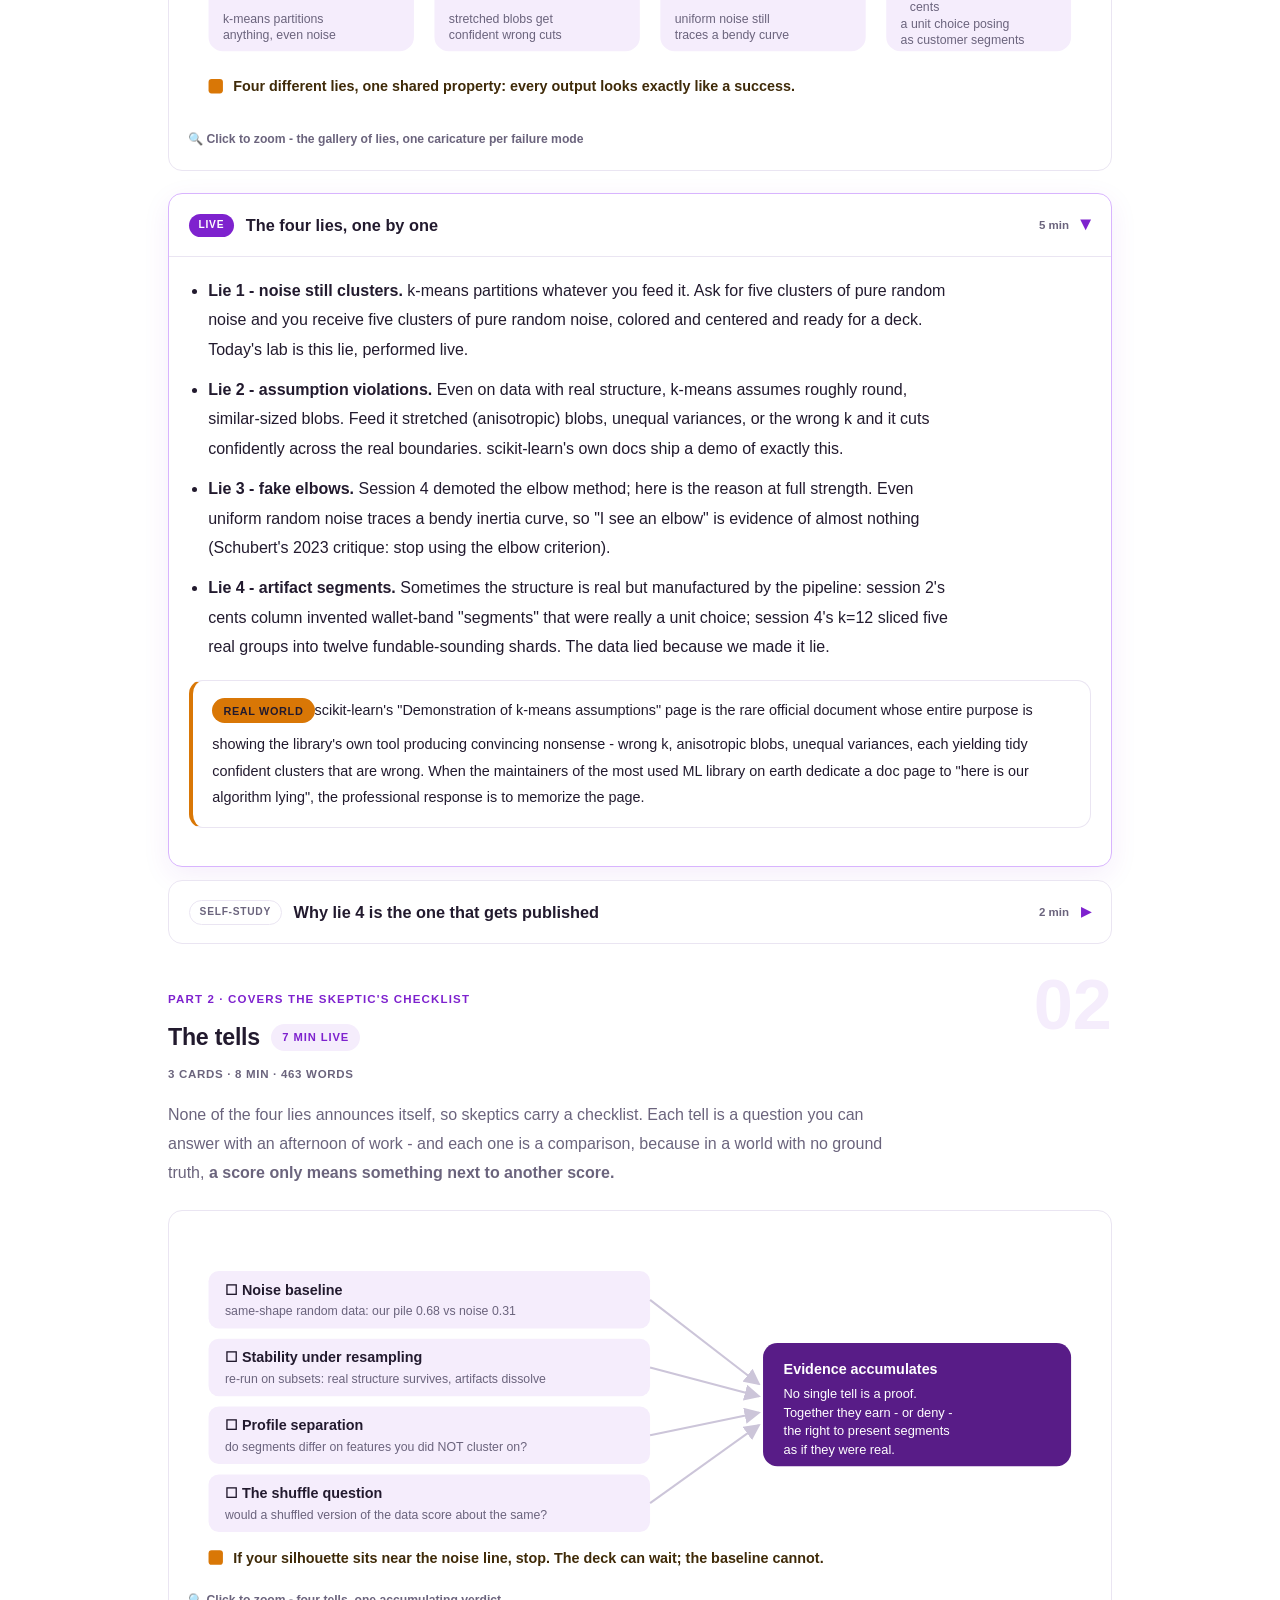
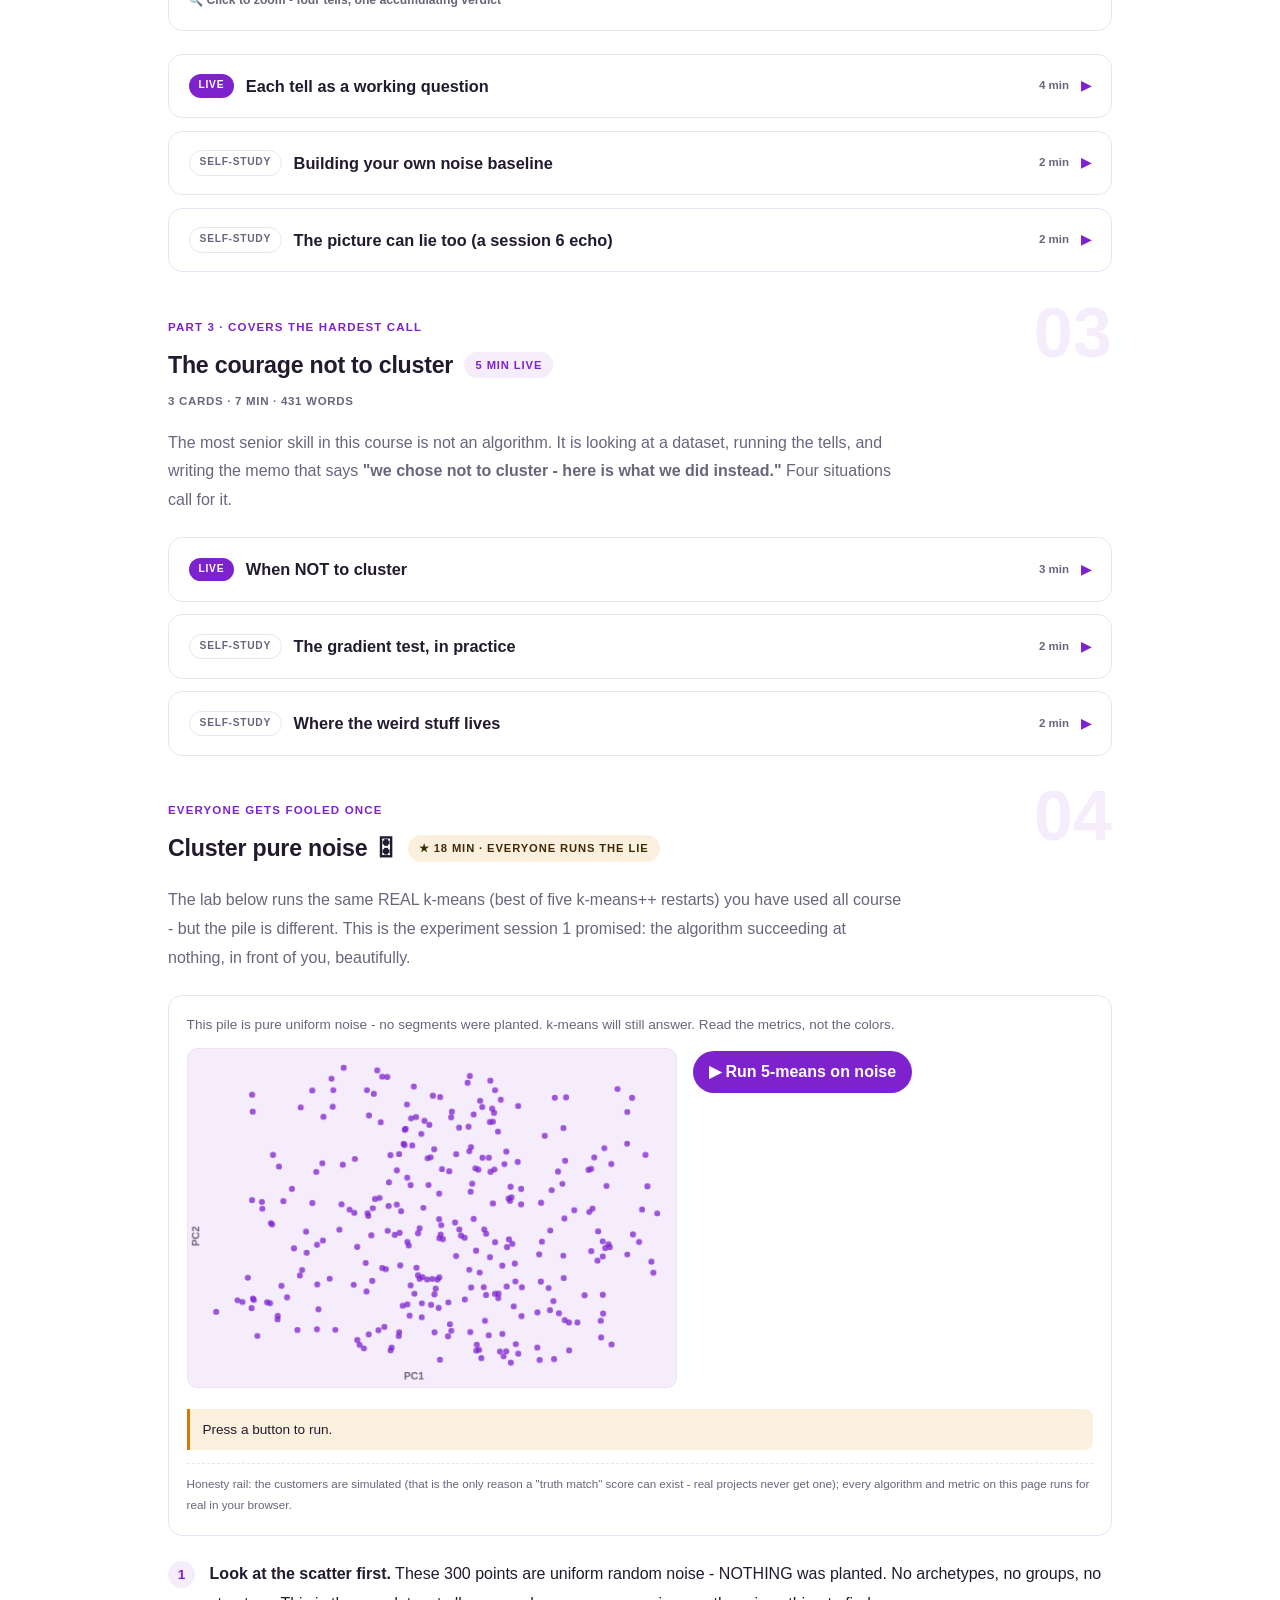
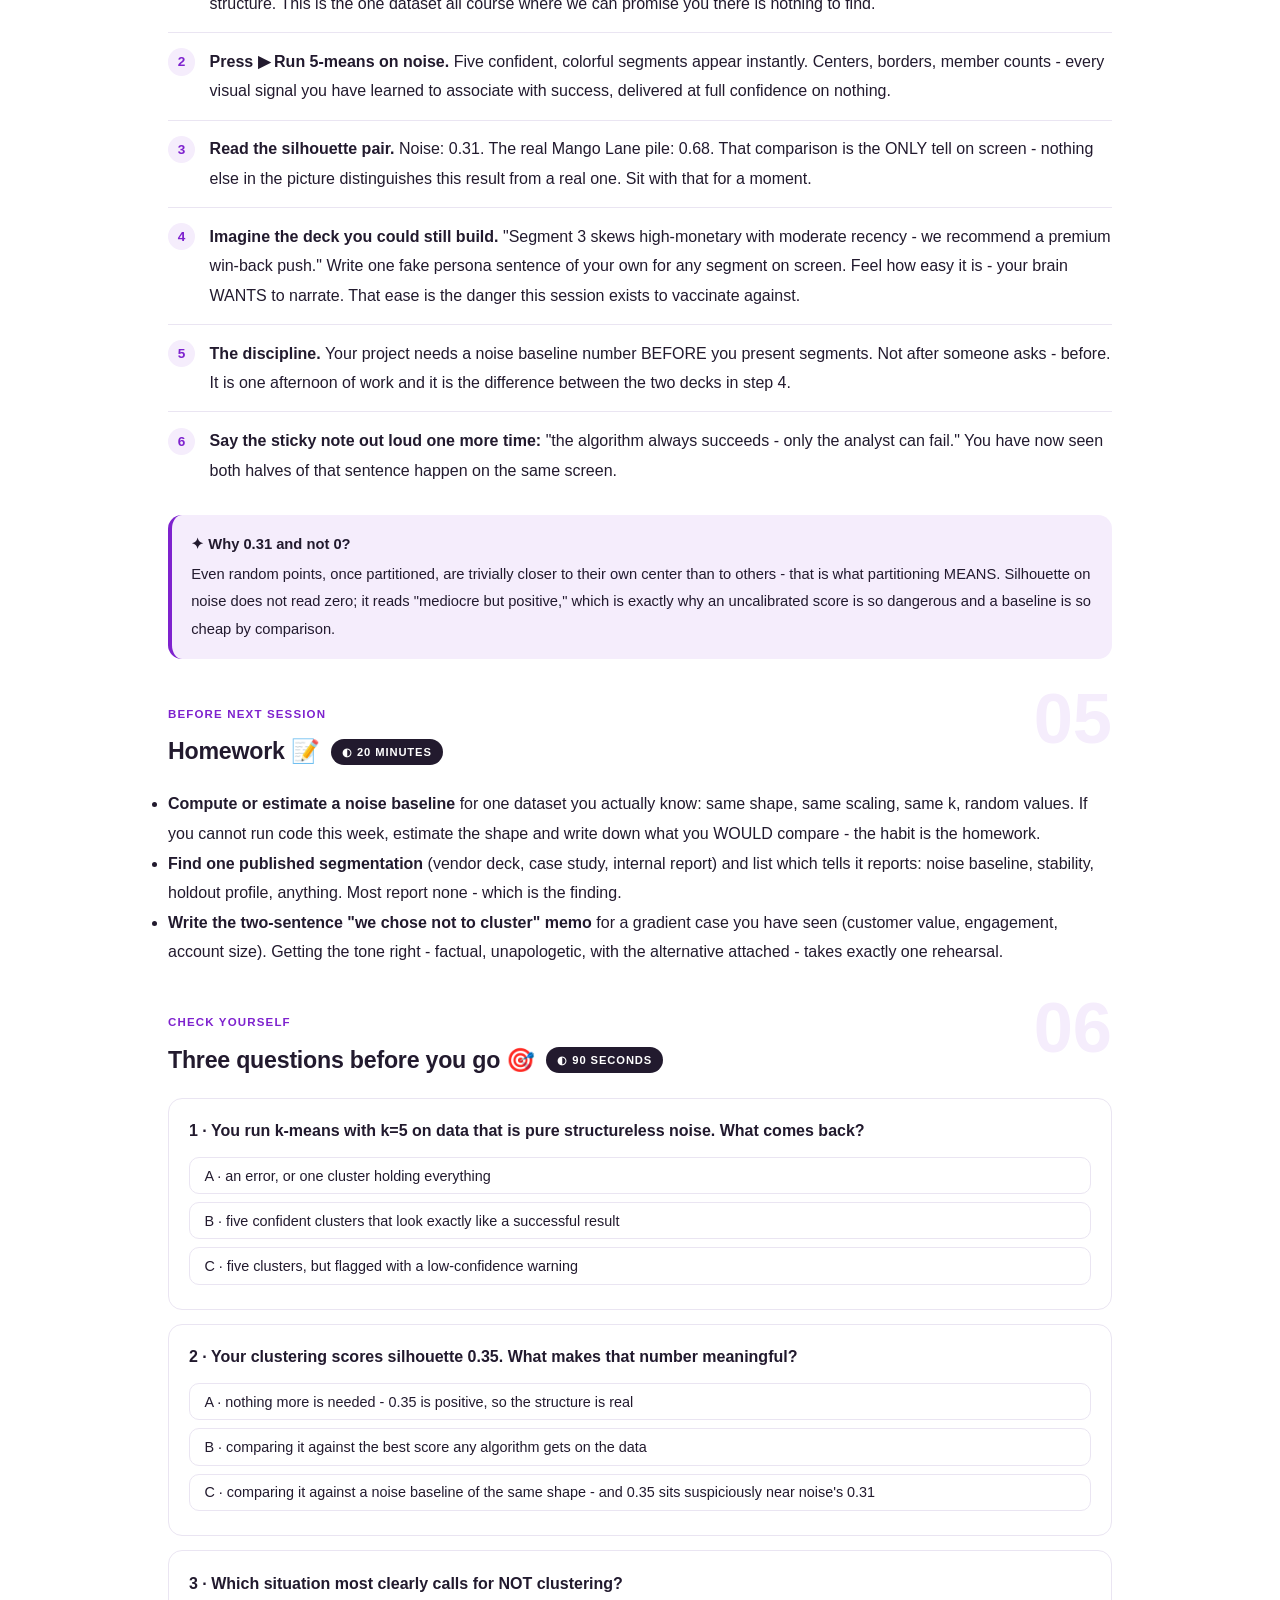
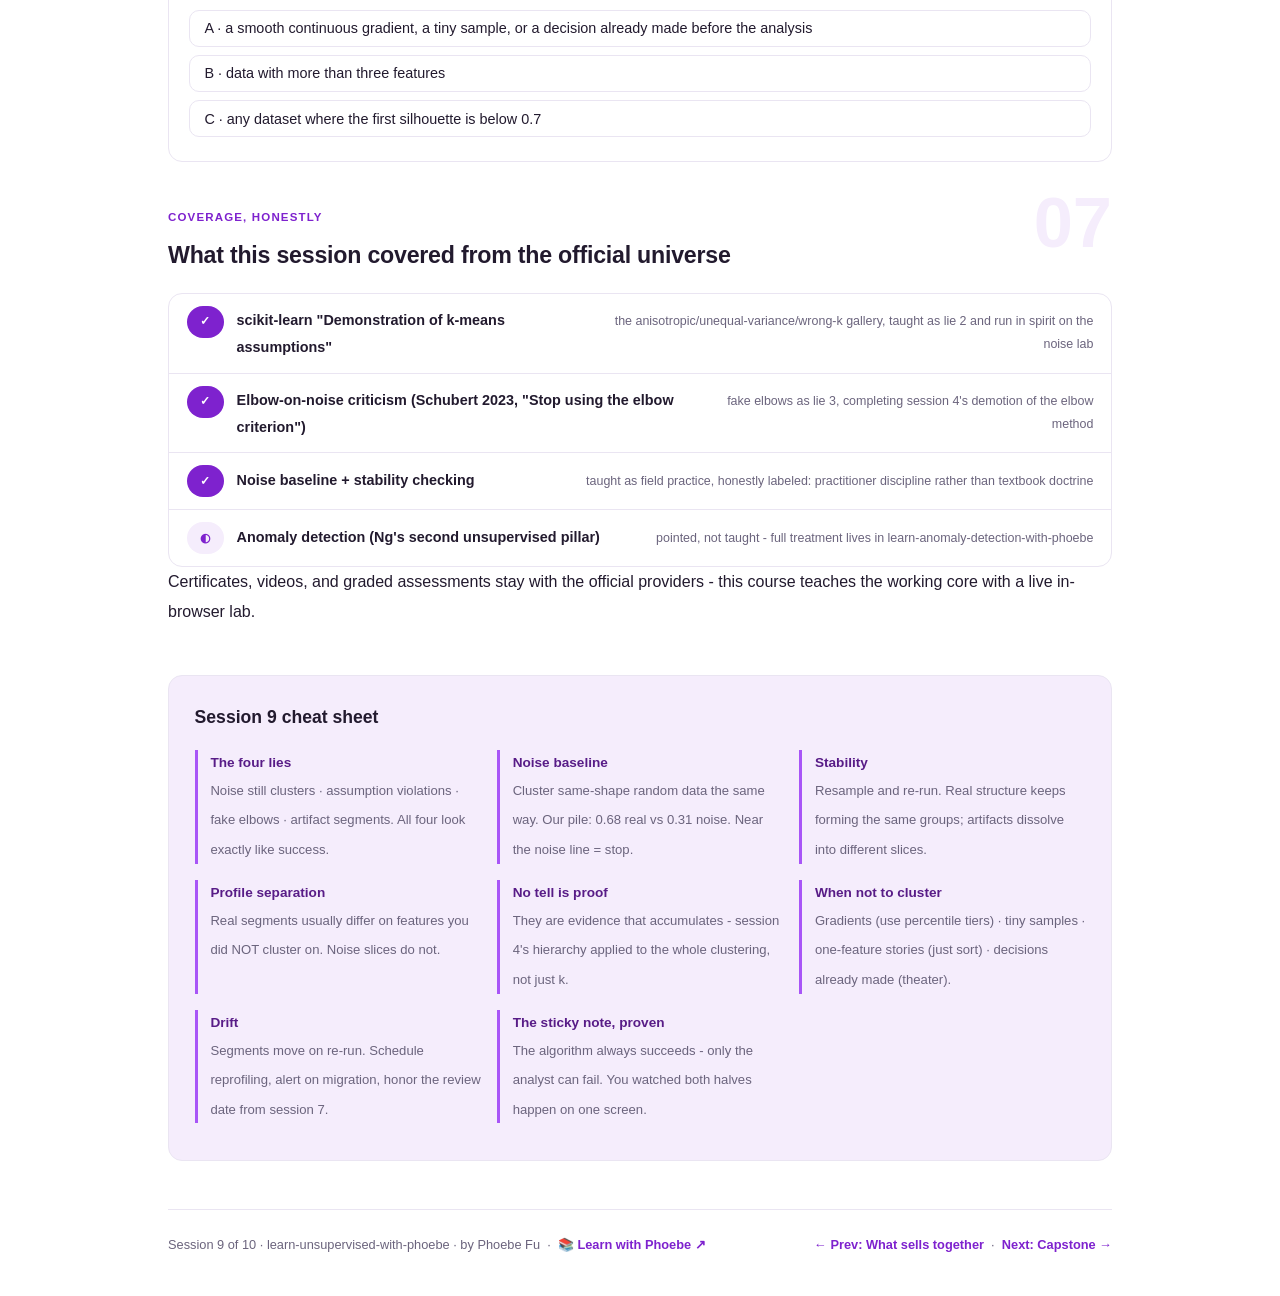
<file: courses/u9-when-clustering-lies.html>
<!DOCTYPE html>
<html lang="en">
<head>
<meta charset="UTF-8">
<meta name="viewport" content="width=device-width, initial-scale=1.0">
<!-- social:start -->
<meta name="description" content="Eight sessions of building deserve one session of doubt. You now know how k-means thinks (session 3), how to pick k (session 4), what the rivals fix (session 5), and how to name and ship...">
<meta property="og:type" content="article">
<meta property="og:site_name" content="Learn with Phoebe">
<meta property="og:title" content="When clustering lies - learn unsupervised with phoebe">
<meta property="og:description" content="Eight sessions of building deserve one session of doubt. You now know how k-means thinks (session 3), how to pick k (session 4), what the rivals fix (session 5), and how to name and ship...">
<meta property="og:url" content="https://phoebefu6.github.io/learn-unsupervised-with-phoebe/courses/u9-when-clustering-lies.html">
<meta property="og:image" content="https://phoebefu6.github.io/learn-unsupervised-with-phoebe/assets/og-cover.png">
<meta property="og:image:width" content="1200">
<meta property="og:image:height" content="630">
<meta name="twitter:card" content="summary_large_image">
<meta name="twitter:title" content="When clustering lies - learn unsupervised with phoebe">
<meta name="twitter:description" content="Eight sessions of building deserve one session of doubt. You now know how k-means thinks (session 3), how to pick k (session 4), what the rivals fix (session 5), and how to name and ship...">
<meta name="twitter:image" content="https://phoebefu6.github.io/learn-unsupervised-with-phoebe/assets/og-cover.png">
<!-- social:end -->
<title>Session 9 · When clustering lies: noise, artifacts, and the courage not to cluster - learn unsupervised with phoebe</title>
<link rel="stylesheet" href="../assets/style.css?v=27">
</head>
<body>

<div class="toolbar">
  <div class="wrap">
    <span class="crumb"><a href="../index.html">learn-unsupervised-with-phoebe</a> / Session 9 of 10</span>
    <button class="btn" id="toggle-all" type="button">Expand all</button>
    <button class="btn primary" id="zoom-toggle" type="button">Projector zoom: off</button>
  </div>
</div>

<header class="masthead">
  <div class="wrap">
    <div class="eyebrow">Learn Unsupervised with Phoebe · Session 9 of 10</div>
    <h1>When clustering <span class="accent">lies</span></h1>
    <p class="sub">Since session 1 there has been a sticky note on this course: "the algorithm always succeeds - only the analyst can fail." Every session since has added a tool; this one adds the immune system. Today you watch k-means succeed at absolutely nothing - five confident, colorful segments carved out of pure random noise - and you learn the tells that separate structure from theater. Then the hardest skill of all: recognizing the projects where the honest deliverable is "we chose not to cluster."</p>
    <div class="chip-row">
      <span class="chip level">🟠 Deepening</span>
      <span class="chip audience">Builder track</span>
      <span class="chip audience">The skeptic session</span>
      <span class="chip time">45 min + self-study depth</span>
    </div>
    <div class="agenda">
      <span class="a1" style="flex:1">0-3 · Welcome</span>
      <span class="a2" style="flex:4">3-20 · Concepts</span>
      <span class="a3" style="flex:4">20-40 · Cluster pure noise</span>
      <span class="a4" style="flex:1">40-45 · Q&amp;A</span>
    </div>
  </div>
</header>

<main class="wrap">

  <!-- ============ INTRO ============ -->
  <section class="section" id="intro">
    <div class="section-kicker">
      <span class="klabel">Part 0</span>
      <h2>The session the whole course promised</h2>
    </div>
    <p class="lede">Eight sessions of building deserve one session of doubt. You now know how k-means thinks (session 3), how to pick k (session 4), what the rivals fix (session 5), and how to name and ship segments (session 7). What you have NOT yet seen is the failure mode that makes all of that necessary: a clustering that is wrong while looking exactly like every clustering that was right. There is no error message for this. There is only the analyst who thought to check - and this session is the checklist.</p>
    <div class="legend">
      <span class="pill solid">Live - covered in session</span>
      <span class="pill light">Self-study - read after</span>
      <span class="pill peach">✦ Lab moment</span>
      <span class="pill inkpill">🥭 The Mango Lane case</span>
    </div>
    <div class="callout win">
      <strong>★ What you walk out with today</strong>
      A catalog of the four ways a clustering deceives, a skeptic's checklist of tells (led by the noise baseline: our real pile scores 0.68, pure noise scores 0.31), and the professional courage to say the sentence almost nobody says: "this data should not be clustered."
    </div>
    <div class="callout tip">
      <strong>The honesty rail (used all course)</strong>
      The lab can show you a "truth match" score only because our customers are simulated with five planted segments. Today's noise mode plants NOTHING - which is the whole point. On real data you never know which of those two worlds you are standing in; the tells below are how professionals find out.
    </div>
  </section>

  <!-- ============ PART 1: THE LIES, CATALOGED ============ -->
  <section class="section" id="lies">
    <div class="section-kicker">
      <span class="klabel">Part 1 · covers the failure modes</span>
      <h2>The lies, cataloged <span class="tag concept">7 min live</span></h2>
    </div>
    <p class="lede">A clustering deceives in four distinct ways, and they are worth telling apart because each has a different cure. What they share is the property that makes this session necessary: <strong>every one of them produces output that looks exactly like success.</strong></p>

    <figure class="zoomable">
      <svg viewBox="0 0 880 300" xmlns="http://www.w3.org/2000/svg" role="img" aria-label="The four ways a clustering deceives">
        <style>
          .liH { font: 800 13px Inter, sans-serif; fill: #FFFFFF; }
          .liC { font: 800 15px Inter, sans-serif; fill: #581C87; }
          .liX { font: 400 12px Inter, sans-serif; fill: #6B647D; }
          .liN { font: 600 14px Inter, sans-serif; fill: #3F2A08; }
        </style>
        <defs>
          <marker id="liAh" markerWidth="8" markerHeight="8" refX="7" refY="4" orient="auto">
            <path d="M0,0 L8,4 L0,8 z" fill="#CCC5D9"/>
          </marker>
        </defs>
        <text class="liC" x="20" y="26">The gallery of lies - four clusterings that looked fine</text>
        <!-- Panel 1: noise clusters -->
        <rect x="20" y="40" width="200" height="195" rx="14" fill="#F5EDFC"/>
        <rect x="20" y="40" width="200" height="32" rx="14" fill="#581C87"/>
        <text class="liH" x="32" y="61">1 · Noise clusters</text>
        <circle cx="60" cy="105" r="5" fill="#7E22CE"/><circle cx="80" cy="122" r="5" fill="#7E22CE"/><circle cx="55" cy="135" r="5" fill="#7E22CE"/>
        <circle cx="125" cy="98" r="5" fill="#A855F7"/><circle cx="145" cy="115" r="5" fill="#A855F7"/><circle cx="132" cy="132" r="5" fill="#A855F7"/>
        <circle cx="95" cy="160" r="5" fill="#D8B4FE"/><circle cx="120" cy="172" r="5" fill="#D8B4FE"/><circle cx="150" cy="158" r="5" fill="#D8B4FE"/>
        <circle cx="102" cy="132" r="52" fill="none" stroke="#CCC5D9" stroke-dasharray="4 4"/>
        <text class="liX" x="34" y="207">k-means partitions</text>
        <text class="liX" x="34" y="223">anything, even noise</text>
        <!-- Panel 2: wrong assumptions -->
        <rect x="240" y="40" width="200" height="195" rx="14" fill="#F5EDFC"/>
        <rect x="240" y="40" width="200" height="32" rx="14" fill="#7E22CE"/>
        <text class="liH" x="252" y="61">2 · Wrong assumptions</text>
        <ellipse cx="340" cy="135" rx="70" ry="22" transform="rotate(-25 340 135)" fill="#D8B4FE"/>
        <line x1="340" y1="85" x2="340" y2="185" stroke="#D97706" stroke-width="2.5" stroke-dasharray="5 4"/>
        <text class="liX" x="254" y="207">stretched blobs get</text>
        <text class="liX" x="254" y="223">confident wrong cuts</text>
        <!-- Panel 3: fake elbows -->
        <rect x="460" y="40" width="200" height="195" rx="14" fill="#F5EDFC"/>
        <rect x="460" y="40" width="200" height="32" rx="14" fill="#A855F7"/>
        <text class="liH" x="472" y="61">3 · Fake elbows</text>
        <path d="M480 95 Q520 150 560 165 T640 182" fill="none" stroke="#7E22CE" stroke-width="3"/>
        <line x1="600" y1="120" x2="562" y2="158" stroke="#CCC5D9" stroke-width="2" marker-end="url(#liAh)"/>
        <text class="liX" x="565" y="112">an elbow?</text>
        <text class="liX" x="474" y="207">uniform noise still</text>
        <text class="liX" x="474" y="223">traces a bendy curve</text>
        <!-- Panel 4: artifact segments -->
        <rect x="680" y="40" width="180" height="195" rx="14" fill="#F5EDFC"/>
        <rect x="680" y="40" width="180" height="32" rx="14" fill="#581C87"/>
        <text class="liH" x="692" y="61">4 · Artifacts</text>
        <rect x="705" y="95" width="34" height="85" fill="#7E22CE"/>
        <rect x="752" y="168" width="34" height="12" fill="#D8B4FE"/>
        <rect x="799" y="172" width="34" height="8" fill="#D8B4FE"/>
        <text class="liX" x="703" y="196">cents</text>
        <text class="liX" x="694" y="212">a unit choice posing</text>
        <text class="liX" x="694" y="228">as customer segments</text>
        <rect x="20" y="262" width="14" height="14" rx="3" fill="#D97706"/>
        <text class="liN" x="44" y="274">Four different lies, one shared property: every output looks exactly like a success.</text>
      </svg>
      <figcaption>🔍 Click to zoom - the gallery of lies, one caricature per failure mode</figcaption>
    </figure>

    <details class="card" open>
      <summary><span class="mode live">Live</span>The four lies, one by one<span class="mini">5 min</span><span class="caret">▶</span></summary>
      <div class="body">
        <ul>
          <li><strong>Lie 1 - noise still clusters.</strong> k-means partitions whatever you feed it. Ask for five clusters of pure random noise and you receive five clusters of pure random noise, colored and centered and ready for a deck. Today's lab is this lie, performed live.</li>
          <li><strong>Lie 2 - assumption violations.</strong> Even on data with real structure, k-means assumes roughly round, similar-sized blobs. Feed it stretched (anisotropic) blobs, unequal variances, or the wrong k and it cuts confidently across the real boundaries. scikit-learn's own docs ship a demo of exactly this.</li>
          <li><strong>Lie 3 - fake elbows.</strong> Session 4 demoted the elbow method; here is the reason at full strength. Even uniform random noise traces a bendy inertia curve, so "I see an elbow" is evidence of almost nothing (Schubert's 2023 critique: stop using the elbow criterion).</li>
          <li><strong>Lie 4 - artifact segments.</strong> Sometimes the structure is real but manufactured by the pipeline: session 2's cents column invented wallet-band "segments" that were really a unit choice; session 4's k=12 sliced five real groups into twelve fundable-sounding shards. The data lied because we made it lie.</li>
        </ul>
        <div class="callout example"><span class="ex-pill">Real world</span>scikit-learn's "Demonstration of k-means assumptions" page is the rare official document whose entire purpose is showing the library's own tool producing convincing nonsense - wrong k, anisotropic blobs, unequal variances, each yielding tidy confident clusters that are wrong. When the maintainers of the most used ML library on earth dedicate a doc page to "here is our algorithm lying", the professional response is to memorize the page.</div>
      </div>
    </details>

    <details class="card">
      <summary><span class="mode self">Self-study</span>Why lie 4 is the one that gets published<span class="mini">2 min</span><span class="caret">▶</span></summary>
      <div class="body">
        <p>Lies 1-3 are the algorithm's doing; lie 4 is yours. That makes it the most common in practice, because it survives review: the clusters ARE separable, the silhouette IS decent, and nothing on screen reveals that the separation traces a billing-system unit or an arbitrary k rather than customer behavior. The only defenses are the ones this course drilled: know your units (session 2), let the data pick k (session 4), and profile segments on features you did not cluster on (below). An artifact segment is a pipeline shadow - move the lamp and it moves with it.</p>
      </div>
    </details>
  </section>

  <!-- ============ PART 2: THE TELLS ============ -->
  <section class="section" id="tells">
    <div class="section-kicker">
      <span class="klabel">Part 2 · covers the skeptic's checklist</span>
      <h2>The tells <span class="tag concept">7 min live</span></h2>
    </div>
    <p class="lede">None of the four lies announces itself, so skeptics carry a checklist. Each tell is a question you can answer with an afternoon of work - and each one is a comparison, because in a world with no ground truth, <strong>a score only means something next to another score.</strong></p>

    <figure class="zoomable">
      <svg viewBox="0 0 880 340" xmlns="http://www.w3.org/2000/svg" role="img" aria-label="The skeptic's checklist of four tells feeding one verdict">
        <style>
          .tlT { font: 700 14px Inter, sans-serif; fill: #221A2E; }
          .tlX { font: 400 12px Inter, sans-serif; fill: #6B647D; }
          .tlW { font: 700 14px Inter, sans-serif; fill: #FFFFFF; }
          .tlV { font: 400 12.5px Inter, sans-serif; fill: #FFFFFF; }
          .tlN { font: 600 14px Inter, sans-serif; fill: #3F2A08; }
        </style>
        <defs>
          <marker id="tlAh" markerWidth="8" markerHeight="8" refX="7" refY="4" orient="auto">
            <path d="M0,0 L8,4 L0,8 z" fill="#CCC5D9"/>
          </marker>
        </defs>
        <rect x="20" y="40" width="430" height="56" rx="10" fill="#F5EDFC"/>
        <text class="tlT" x="36" y="63">☐ Noise baseline</text>
        <text class="tlX" x="36" y="83">same-shape random data: our pile 0.68 vs noise 0.31</text>
        <rect x="20" y="106" width="430" height="56" rx="10" fill="#F5EDFC"/>
        <text class="tlT" x="36" y="129">☐ Stability under resampling</text>
        <text class="tlX" x="36" y="149">re-run on subsets: real structure survives, artifacts dissolve</text>
        <rect x="20" y="172" width="430" height="56" rx="10" fill="#F5EDFC"/>
        <text class="tlT" x="36" y="195">☐ Profile separation</text>
        <text class="tlX" x="36" y="215">do segments differ on features you did NOT cluster on?</text>
        <rect x="20" y="238" width="430" height="56" rx="10" fill="#F5EDFC"/>
        <text class="tlT" x="36" y="261">☐ The shuffle question</text>
        <text class="tlX" x="36" y="281">would a shuffled version of the data score about the same?</text>
        <line x1="450" y1="68" x2="556" y2="150" stroke="#CCC5D9" stroke-width="2" marker-end="url(#tlAh)"/>
        <line x1="450" y1="134" x2="556" y2="162" stroke="#CCC5D9" stroke-width="2" marker-end="url(#tlAh)"/>
        <line x1="450" y1="200" x2="556" y2="178" stroke="#CCC5D9" stroke-width="2" marker-end="url(#tlAh)"/>
        <line x1="450" y1="266" x2="556" y2="190" stroke="#CCC5D9" stroke-width="2" marker-end="url(#tlAh)"/>
        <rect x="560" y="110" width="300" height="120" rx="14" fill="#581C87"/>
        <text class="tlW" x="580" y="140">Evidence accumulates</text>
        <text class="tlV" x="580" y="164">No single tell is a proof.</text>
        <text class="tlV" x="580" y="182">Together they earn - or deny -</text>
        <text class="tlV" x="580" y="200">the right to present segments</text>
        <text class="tlV" x="580" y="218">as if they were real.</text>
        <rect x="20" y="312" width="14" height="14" rx="3" fill="#D97706"/>
        <text class="tlN" x="44" y="324">If your silhouette sits near the noise line, stop. The deck can wait; the baseline cannot.</text>
      </svg>
      <figcaption>🔍 Click to zoom - four tells, one accumulating verdict</figcaption>
    </figure>

    <details class="card">
      <summary><span class="mode live">Live</span>Each tell as a working question<span class="mini">4 min</span><span class="caret">▶</span></summary>
      <div class="body">
        <table class="clean">
          <tr><th>Tell</th><th>The question</th><th>What real structure does</th></tr>
          <tr><td>Noise baseline</td><td>Generate random data of the same shape and size, cluster it the same way. Where does its silhouette land?</td><td>Beats the baseline clearly: our real pile 0.68 vs noise 0.31. A score NEAR the noise line means stop.</td></tr>
          <tr><td>Stability</td><td>Resample (drop 20%, re-run) several times. Do the same groups keep forming?</td><td>Real structure survives resampling; artifacts dissolve into different slices each run.</td></tr>
          <tr><td>Profile separation</td><td>Compare segments on features you did NOT cluster on (device, category mix, region).</td><td>Real behavior groups usually differ on outside features too; noise slices do not.</td></tr>
          <tr><td>The shuffle question</td><td>Shuffle each column independently (killing the correlations) and re-cluster. Similar score?</td><td>Real structure collapses when shuffled; if the score barely moves, the score never meant much.</td></tr>
        </table>
        <p>One honest paragraph before anyone gets comfortable: <strong>none of these is a proof.</strong> A clustering can pass every tell and still be a mediocre way to slice the business, or fail one tell for a fixable reason. They are evidence that accumulates - exactly the hierarchy session 4 taught for picking k, now applied to the bigger question of whether to trust the clustering at all.</p>
        <div class="callout example"><span class="ex-pill">Real world</span>Read any published customer-segmentation case study and count the tells it reports. Most report none - no noise baseline, no stability check, no holdout profile - just a silhouette (sometimes) and five confident personas. That is not because practitioners ran the checks and omitted them; it is because a segmentation deck with no checks looks identical to one with them. Your homework tonight is exactly this audit, and it will change how you read vendor decks forever.</div>
      </div>
    </details>

    <details class="card">
      <summary><span class="mode self">Self-study</span>Building your own noise baseline<span class="mini">2 min</span><span class="caret">▶</span></summary>
      <div class="body">
        <p>The recipe is deliberately boring: match the shape (same number of rows and columns), match the ranges (uniform random within each feature's observed min-max, after the same scaling you applied to the real data), run the identical clustering with the identical k, and record the silhouette. Repeat a handful of times and keep the typical value. That number is your floor - the score confidence costs nothing to achieve. It is field practice rather than textbook doctrine, which is exactly why so few decks include it and why yours should.</p>
      </div>
    </details>

    <details class="card">
      <summary><span class="mode self">Self-study</span>The picture can lie too (a session 6 echo)<span class="mini">2 min</span><span class="caret">▶</span></summary>
      <div class="body">
        <p>Everything above is about scores; the plots have their own lie. Session 6 warned you and session 9 is where the warning belongs: <strong>t-SNE at low perplexity makes pure noise look clustered</strong> - tight, separated blobs, manufactured entirely by the projection (Distill's "How to Use t-SNE Effectively" demonstrates it interactively). And UMAP's own FAQ blesses clustering on its output only "with care," recommending density-based methods rather than k-means, because density is not preserved. The rule from session 6, restated for skeptics: projection pictures are for LOOKING, never for measuring - a beautiful 2D scatter of clusters is a hypothesis, not a tell. The scores above, with their baselines, are the tells.</p>
      </div>
    </details>
  </section>

  <!-- ============ PART 3: THE COURAGE NOT TO CLUSTER ============ -->
  <section class="section" id="courage">
    <div class="section-kicker">
      <span class="klabel">Part 3 · covers the hardest call</span>
      <h2>The courage not to cluster <span class="tag concept">5 min live</span></h2>
    </div>
    <p class="lede">The most senior skill in this course is not an algorithm. It is looking at a dataset, running the tells, and writing the memo that says <strong>"we chose not to cluster - here is what we did instead."</strong> Four situations call for it.</p>

    <details class="card">
      <summary><span class="mode live">Live</span>When NOT to cluster<span class="mini">3 min</span><span class="caret">▶</span></summary>
      <div class="body">
        <ul>
          <li><strong>Continuous gradients.</strong> Customer value is often a smooth ramp, not clumps. Clustering a ramp manufactures boundaries that exist nowhere in the data; percentile tiers (top 10%, next 40%, rest) are honest, simple, and easier to maintain than fake clusters.</li>
          <li><strong>Tiny samples.</strong> A few dozen rows cannot support stable clusters - every tell fails, every re-run reshuffles. Sort, eyeball, and use judgment; say so.</li>
          <li><strong>One-dimensional structure.</strong> If one feature carries the story, sort by it. A clustering of six features that secretly follows one of them is a complicated way to hide a ranking.</li>
          <li><strong>The decision is already made.</strong> If the campaigns were designed before the analysis, the segmentation is theater - it can only bless or be ignored. Decline politely; theater has no noise baseline.</li>
        </ul>
        <p>And one for the survivors: <strong>drift.</strong> Real pipelines re-run, and segments move - customers lapse, freshen, upgrade. Schedule reprofiling, alert when segment migration spikes, and honor the review date you wrote on session 7's segment sheet. A segmentation without a review date is a lie with a delay.</p>
        <div class="callout tip">
          <strong>The two-sentence memo</strong>
          "We evaluated clustering on [data]; scores sat near a noise baseline and did not survive resampling, consistent with a continuous gradient rather than distinct groups. We recommend percentile tiers on [feature], reviewed quarterly." Practice it - the ability to write this without embarrassment is what this session is for.
        </div>
      </div>
    </details>

    <details class="card">
      <summary><span class="mode self">Self-study</span>The gradient test, in practice<span class="mini">2 min</span><span class="caret">▶</span></summary>
      <div class="body">
        <p>How do you tell a gradient from clumps before running anything? Plot the histogram of the feature that matters most. Clumps show as multiple humps with gaps; a gradient shows as one smooth slope. Then run the tells: on a true gradient, k-means will still return your k groups (it always does), the silhouette will be modest, and above all the STABILITY check fails in a telltale way - the boundaries land somewhere different on every resample, because there is no gap for them to snap to. Moving boundaries on stable data is the gradient's fingerprint. When you see it, reach for percentile tiers and write the memo: they deliver the same operational value (differentiated treatment by level) without claiming groups that do not exist.</p>
      </div>
    </details>

    <details class="card">
      <summary><span class="mode self">Self-study</span>Where the weird stuff lives<span class="mini">2 min</span><span class="caret">▶</span></summary>
      <div class="body">
        <p>One question this session raises but does not answer: what about the points that belong to NO group - the fraud, the glitches, the one-in-a-thousand outliers? That is anomaly detection, the OTHER "find the weird stuff" toolkit and the second pillar of Ng's unsupervised week. It has its own full course on this shelf: <strong>learn-anomaly-detection-with-phoebe</strong> (the Lumen case). This course finds the groups; that one finds the exceptions. Together they are the two honest answers to "what is in this pile?"</p>
      </div>
    </details>
  </section>

  <!-- ============ DEMO ============ -->
  <section class="section" id="demo">
    <div class="section-kicker">
      <span class="klabel">Everyone gets fooled once</span>
      <h2>Cluster pure noise 🎛 <span class="tag demo">★ 18 min · everyone runs the lie</span></h2>
    </div>
    <p class="lede">The lab below runs the same REAL k-means (best of five k-means++ restarts) you have used all course - but the pile is different. This is the experiment session 1 promised: the algorithm succeeding at nothing, in front of you, beautifully.</p>

    <div id="cluster-live" data-mode="noise"></div>

    <div class="steps">
      <div class="step"><p><strong>Look at the scatter first.</strong> These 300 points are uniform random noise - NOTHING was planted. No archetypes, no groups, no structure. This is the one dataset all course where we can promise you there is nothing to find.</p></div>
      <div class="step"><p><strong>Press ▶ Run 5-means on noise.</strong> Five confident, colorful segments appear instantly. Centers, borders, member counts - every visual signal you have learned to associate with success, delivered at full confidence on nothing.</p></div>
      <div class="step"><p><strong>Read the silhouette pair.</strong> Noise: 0.31. The real Mango Lane pile: 0.68. That comparison is the ONLY tell on screen - nothing else in the picture distinguishes this result from a real one. Sit with that for a moment.</p></div>
      <div class="step"><p><strong>Imagine the deck you could still build.</strong> "Segment 3 skews high-monetary with moderate recency - we recommend a premium win-back push." Write one fake persona sentence of your own for any segment on screen. Feel how easy it is - your brain WANTS to narrate. That ease is the danger this session exists to vaccinate against.</p></div>
      <div class="step"><p><strong>The discipline.</strong> Your project needs a noise baseline number BEFORE you present segments. Not after someone asks - before. It is one afternoon of work and it is the difference between the two decks in step 4.</p></div>
      <div class="step"><p><strong>Say the sticky note out loud one more time:</strong> "the algorithm always succeeds - only the analyst can fail." You have now seen both halves of that sentence happen on the same screen.</p></div>
    </div>
    <div class="callout tip">
      <strong>✦ Why 0.31 and not 0?</strong>
      Even random points, once partitioned, are trivially closer to their own center than to others - that is what partitioning MEANS. Silhouette on noise does not read zero; it reads "mediocre but positive," which is exactly why an uncalibrated score is so dangerous and a baseline is so cheap by comparison.
    </div>
  </section>

  <!-- ============ EXERCISE ============ -->
  <section class="section" id="exercise">
    <div class="section-kicker">
      <span class="klabel">Before next session</span>
      <h2>Homework 📝 <span class="tag exercise">◐ 20 minutes</span></h2>
    </div>
    <ul>
      <li><strong>Compute or estimate a noise baseline</strong> for one dataset you actually know: same shape, same scaling, same k, random values. If you cannot run code this week, estimate the shape and write down what you WOULD compare - the habit is the homework.</li>
      <li><strong>Find one published segmentation</strong> (vendor deck, case study, internal report) and list which tells it reports: noise baseline, stability, holdout profile, anything. Most report none - which is the finding.</li>
      <li><strong>Write the two-sentence "we chose not to cluster" memo</strong> for a gradient case you have seen (customer value, engagement, account size). Getting the tone right - factual, unapologetic, with the alternative attached - takes exactly one rehearsal.</li>
    </ul>
  </section>

  <!-- ============ QUIZ ============ -->
  <section class="section" id="quiz">
    <div class="section-kicker">
      <span class="klabel">Check yourself</span>
      <h2>Three questions before you go 🎯 <span class="tag exercise">◐ 90 seconds</span></h2>
    </div>
    <div class="quiz-q" data-answer="1">
      <p class="qtext">1 · You run k-means with k=5 on data that is pure structureless noise. What comes back?</p>
      <button class="qopt" type="button">A · an error, or one cluster holding everything</button>
      <button class="qopt" type="button">B · five confident clusters that look exactly like a successful result</button>
      <button class="qopt" type="button">C · five clusters, but flagged with a low-confidence warning</button>
      <p class="qwhy">k-means partitions; it never refuses and never warns. Ask for five, receive five - centers, borders, and member counts included. The lab just showed you: nothing on screen except the baseline comparison reveals the difference.</p>
    </div>
    <div class="quiz-q" data-answer="2">
      <p class="qtext">2 · Your clustering scores silhouette 0.35. What makes that number meaningful?</p>
      <button class="qopt" type="button">A · nothing more is needed - 0.35 is positive, so the structure is real</button>
      <button class="qopt" type="button">B · comparing it against the best score any algorithm gets on the data</button>
      <button class="qopt" type="button">C · comparing it against a noise baseline of the same shape - and 0.35 sits suspiciously near noise's 0.31</button>
      <p class="qwhy">A score only means something next to another score. Our real pile earns 0.68; pure noise earns 0.31. A 0.35 sitting on the noise line says stop - and without the baseline you would never know.</p>
    </div>
    <div class="quiz-q" data-answer="0">
      <p class="qtext">3 · Which situation most clearly calls for NOT clustering?</p>
      <button class="qopt" type="button">A · a smooth continuous gradient, a tiny sample, or a decision already made before the analysis</button>
      <button class="qopt" type="button">B · data with more than three features</button>
      <button class="qopt" type="button">C · any dataset where the first silhouette is below 0.7</button>
      <p class="qwhy">Gradients want percentile tiers, tiny samples want judgment, and pre-made decisions make segmentation theater. Feature count is irrelevant, and 0.7 is not a universal bar - the noise baseline for YOUR data shape is.</p>
    </div>
    <p class="quiz-score"></p>
  </section>

  <!-- ============ SOURCES COVERED ============ -->
  <section class="section" id="official">
    <div class="section-kicker">
      <span class="klabel">Coverage, honestly</span>
      <h2>What this session covered from the official universe</h2>
    </div>
    <div class="covered">
      <div class="covered-row"><span class="status pill solid">✓</span><span class="name">scikit-learn "Demonstration of k-means assumptions"</span><span class="note">the anisotropic/unequal-variance/wrong-k gallery, taught as lie 2 and run in spirit on the noise lab</span></div>
      <div class="covered-row"><span class="status pill solid">✓</span><span class="name">Elbow-on-noise criticism (Schubert 2023, "Stop using the elbow criterion")</span><span class="note">fake elbows as lie 3, completing session 4's demotion of the elbow method</span></div>
      <div class="covered-row"><span class="status pill solid">✓</span><span class="name">Noise baseline + stability checking</span><span class="note">taught as field practice, honestly labeled: practitioner discipline rather than textbook doctrine</span></div>
      <div class="covered-row"><span class="status pill light">◐</span><span class="name">Anomaly detection (Ng's second unsupervised pillar)</span><span class="note">pointed, not taught - full treatment lives in learn-anomaly-detection-with-phoebe</span></div>
    </div>
    <p>Certificates, videos, and graded assessments stay with the official providers - this course teaches the working core with a live in-browser lab.</p>
  </section>

  <!-- ============ CHEAT SHEET ============ -->
  <section class="cheat" id="cheatsheet">
    <h3>Session 9 cheat sheet</h3>
    <div class="grid-2">
      <div class="cheat-item"><b>The four lies</b><span>Noise still clusters · assumption violations · fake elbows · artifact segments. All four look exactly like success.</span></div>
      <div class="cheat-item"><b>Noise baseline</b><span>Cluster same-shape random data the same way. Our pile: 0.68 real vs 0.31 noise. Near the noise line = stop.</span></div>
      <div class="cheat-item"><b>Stability</b><span>Resample and re-run. Real structure keeps forming the same groups; artifacts dissolve into different slices.</span></div>
      <div class="cheat-item"><b>Profile separation</b><span>Real segments usually differ on features you did NOT cluster on. Noise slices do not.</span></div>
      <div class="cheat-item"><b>No tell is proof</b><span>They are evidence that accumulates - session 4's hierarchy applied to the whole clustering, not just k.</span></div>
      <div class="cheat-item"><b>When not to cluster</b><span>Gradients (use percentile tiers) · tiny samples · one-feature stories (just sort) · decisions already made (theater).</span></div>
      <div class="cheat-item"><b>Drift</b><span>Segments move on re-run. Schedule reprofiling, alert on migration, honor the review date from session 7.</span></div>
      <div class="cheat-item"><b>The sticky note, proven</b><span>The algorithm always succeeds - only the analyst can fail. You watched both halves happen on one screen.</span></div>
    </div>
  </section>

  <footer class="pagefoot">
    <span>Session 9 of 10 · learn-unsupervised-with-phoebe · by Phoebe Fu &nbsp;·&nbsp; 📚 <a href="https://phoebefu6.github.io/learn-with-phoebe/">Learn with Phoebe ↗</a></span>
    <span><a href="u8-what-sells-together.html">← Prev: What sells together</a> &nbsp;·&nbsp; <a href="u10-capstone-the-segmentation-project.html">Next: Capstone →</a></span>
  </footer>

</main>

<script src="../assets/app.js?v=26"></script>
<script src="../assets/cluster-live.js?v=6"></script>
</body>
</html>
</file>
<file: assets/style.css>
/* learn-unsupervised-with-phoebe - editorial bold design system
   Primary: scikit-learn blue #7E22CE · Ink: #221A2E · Accent: sklearn orange #D97706 */

:root {
  --indigo: #7E22CE;
  --indigo-deep: #581C87;
  --indigo-mid: #A855F7;
  --indigo-soft: #D8B4FE;
  --indigo-50: #F5EDFC;
  --ink: #221A2E;
  --muted: #6B647D;
  --faint: #CCC5D9;
  --hairline: #EAE5F2;
  --amber: #D97706;
  --amber-ink: #3F2A08;
  --amber-50: #FBF0DE;
  --paper: #FFFFFF;
  --code-bg: #F5EDFC;
  --code-ink: #221A2E;
  --radius: 14px;
}

* { margin: 0; padding: 0; box-sizing: border-box; }

html { font-size: 16px; scroll-behavior: smooth; }
html.zoom-125 { font-size: 20px; }
html.zoom-150 { font-size: 24px; }

body {
  font-family: "Inter", -apple-system, BlinkMacSystemFont, "Segoe UI", Roboto, sans-serif;
  background: var(--paper);
  color: var(--ink);
  line-height: 1.85;
  font-feature-settings: "tnum";
}

.wrap { max-width: 62rem; margin: 0 auto; padding: 0 1.5rem; }

/* ---------- header band ---------- */
.masthead {
  background: var(--indigo);
  color: #fff;
  padding: 2.5rem 0 2.25rem;
}
.masthead .eyebrow {
  font-size: .75rem;
  letter-spacing: .18em;
  text-transform: uppercase;
  opacity: 1;
  font-weight: 600;
}
.masthead h1 {
  font-size: 2.1rem;
  line-height: 1.15;
  font-weight: 800;
  margin: .5rem 0 .75rem;
  letter-spacing: -.02em;
}
.masthead h1 .accent { color: inherit; }
.masthead .sub { font-size: 1.05rem; opacity: 1; max-width: 44rem; }

.chip-row { display: flex; flex-wrap: wrap; gap: .5rem; margin-top: 1.1rem; }
.chip {
  display: inline-flex;
  align-items: center;
  gap: .35rem;
  border-radius: 999px;
  padding: .25rem .8rem;
  font-size: .78rem;
  font-weight: 600;
  white-space: nowrap;
}
.chip.level { background: #fff; color: var(--indigo); }
.chip.audience { background: rgba(255,255,255,.08); color: #fff; border: 1px solid rgba(255,255,255,.35); }
.chip.time { background: var(--ink); color: #fff; font-variant-numeric: tabular-nums; }

/* ---------- agenda bar ---------- */
.agenda {
  display: flex;
  border-radius: 999px;
  overflow: hidden;
  margin: 1.4rem 0 0;
  font-size: .72rem;
  font-weight: 600;
  text-align: center;
  color: #fff;
}
.agenda span { padding: .45rem .3rem; white-space: nowrap; overflow: hidden; text-overflow: ellipsis; }
.agenda .a1 { background: var(--indigo-deep); }
.agenda .a2 { background: #974CDE; color: #fff; }
.agenda .a3 { background: var(--amber); color: var(--ink); }
.agenda .a4 { background: var(--indigo-soft); color: var(--ink); }

/* ---------- toolbar ---------- */
.toolbar {
  position: sticky;
  top: 0;
  z-index: 40;
  background: rgba(255,255,255,.94);
  backdrop-filter: blur(6px);
  border-bottom: 1px solid var(--hairline);
  padding: .55rem 0;
}
.toolbar .wrap { display: flex; align-items: center; gap: .5rem; flex-wrap: nowrap; }
.toolbar .crumb { font-size: .8rem; color: var(--muted); font-weight: 600; margin-right: auto; min-width: 0; white-space: nowrap; overflow: hidden; text-overflow: ellipsis; }
.toolbar .btn { white-space: nowrap; flex: none; padding: .38rem .8rem; font-size: .78rem; line-height: 1.2; }
.toolbar .crumb a { color: var(--indigo); text-decoration: none; }
.btn {
  border: 1px solid var(--hairline);
  background: #fff;
  color: var(--ink);
  border-radius: 999px;
  padding: .35rem .9rem;
  font-size: .78rem;
  font-weight: 600;
  cursor: pointer;
  font-family: inherit;
  transition: all .15s ease;
}
.btn:hover { border-color: var(--indigo); color: var(--indigo); }
.btn.primary { background: var(--indigo); border-color: var(--indigo); color: #fff; }
.btn.primary:hover { background: var(--indigo-deep); }

/* ---------- sections ---------- */
main { padding: 2.5rem 0 4rem; }

.section { margin-bottom: 2.8rem; }
.section-kicker { margin-bottom: 1rem; }
.section-kicker .klabel {
  display: block;
  font-size: .72rem;
  text-transform: uppercase;
  letter-spacing: .1em;
  color: var(--indigo);
  font-weight: 700;
  margin-bottom: .35rem;
}
.section-kicker h2 {
  font-size: 1.45rem;
  font-weight: 800;
  letter-spacing: -.01em;
  display: flex;
  align-items: center;
  gap: .7rem;
  flex-wrap: wrap;
}
.section-kicker .tag {
  border-radius: 999px;
  padding: .18rem .7rem;
  font-size: .7rem;
  font-weight: 700;
  text-transform: uppercase;
  letter-spacing: .08em;
}
.tag.concept { background: var(--indigo-50); color: var(--indigo); }
.tag.demo { background: var(--amber-50); color: var(--amber-ink); }
.tag.exercise { background: var(--ink); color: #fff; }

.lede { color: var(--muted); max-width: 46rem; margin-bottom: 1.4rem; line-height: 1.8; }

/* live vs self-study markers on cards */
.mode {
  font-size: .64rem;
  font-weight: 700;
  text-transform: uppercase;
  letter-spacing: .07em;
  padding: .14rem .6rem;
  border-radius: 999px;
  flex: none;
}
.mode.live { background: var(--indigo); color: #fff; }
.mode.self { background: #fff; color: var(--muted); border: 1px solid var(--hairline); }

/* ---------- accordions ---------- */
details.card {
  border: 1px solid var(--hairline);
  border-radius: var(--radius);
  margin-bottom: .8rem;
  overflow: hidden;
  background: #fff;
}
details.card[open] { border-color: var(--indigo-soft); box-shadow: 0 8px 28px rgba(126,34,206,.08); }
details.card summary {
  list-style: none;
  cursor: pointer;
  padding: 1rem 1.25rem;
  display: flex;
  align-items: center;
  gap: .75rem;
  font-weight: 700;
  font-size: 1.02rem;
  user-select: none;
}
details.card summary::-webkit-details-marker { display: none; }
details.card summary .dot {
  width: .6rem; height: .6rem;
  border-radius: 999px;
  background: var(--indigo);
  flex: none;
}
details.card summary .mini { margin-left: auto; font-size: .72rem; color: var(--muted); font-weight: 600; white-space: nowrap; }
details.card summary .caret { transition: transform .2s ease; color: var(--indigo); font-size: .8rem; }
details.card[open] summary .caret { transform: rotate(90deg); }
details.card .body { padding: 0 1.25rem 1.4rem; border-top: 1px solid var(--hairline); padding-top: 1.15rem; }
details.card .body p { margin-bottom: 1.05rem; max-width: 48rem; }
details.card .body p:last-child { margin-bottom: 0; }
details.card .body ul, details.card .body ol { margin: 0 0 1.1rem 1.2rem; max-width: 47rem; }
details.card .body li { margin-bottom: .65rem; }
details.card .body h4 { font-size: .95rem; font-weight: 700; margin: 1.1rem 0 .45rem; }
details.card .body h4:first-child { margin-top: 0; }

/* ---------- pills & legends ---------- */
.legend { display: flex; flex-wrap: wrap; gap: .5rem; margin: 0 0 1.2rem; }
.pill {
  display: inline-flex;
  align-items: center;
  gap: .4rem;
  border-radius: 999px;
  padding: .28rem .85rem;
  font-size: .78rem;
  font-weight: 600;
}
.pill.solid { background: var(--indigo); color: #fff; }
.pill.light { background: var(--indigo-50); color: var(--indigo); }
.pill.inkpill { background: var(--ink); color: #fff; }
.pill.amber, .pill.peach { background: var(--amber); color: var(--ink); }
.pill.bare { color: var(--muted); }

/* ---------- 4D grid ---------- */
.grid-2 { display: grid; grid-template-columns: repeat(auto-fit, minmax(15rem, 1fr)); gap: .8rem; margin: .5rem 0 1rem; }
.d-card {
  border: 1px solid var(--hairline);
  border-left: 4px solid var(--indigo);
  border-radius: 10px;
  padding: 1rem 1.1rem;
}
.d-card h4 { font-size: .95rem; margin-bottom: .3rem; }
.d-card h4 .lead-letter { color: var(--indigo); }
.d-card p { font-size: .86rem; color: var(--muted); margin: 0; }

/* ---------- tables ---------- */
table.clean { width: 100%; border-collapse: collapse; font-size: .9rem; margin: .4rem 0 1rem; }
table.clean th {
  text-align: left;
  font-size: .72rem;
  text-transform: uppercase;
  letter-spacing: .08em;
  color: var(--muted);
  padding: .5rem .6rem;
  border-bottom: 2px solid var(--ink);
}
table.clean td { padding: .7rem .6rem; border-bottom: .5px solid var(--hairline); vertical-align: top; line-height: 1.7; }
table.clean td:first-child { font-weight: 600; }

/* ---------- prompt boxes ---------- */
.prompt-box{
  position: relative;
  background: #F5EDFC;
  border: 1px solid #EAE5F2;
  color: #221A2E;
  border-radius: var(--radius);
  padding: 1.1rem 1.2rem;
  margin: 1rem 0 1.2rem;
  font-family: "SF Mono", ui-monospace, Menlo, Consolas, monospace;
  font-size: .84rem;
  line-height: 1.65;
  white-space: pre-wrap;
  word-break: break-word;
}
.prompt-box .label{
  position: absolute;
  top: -0.7rem;
  left: 1rem;
  background: #7E22CE;
  color: #FFFFFF;
  font-family: "Inter", -apple-system, sans-serif;
  font-size: .68rem;
  font-weight: 700;
  letter-spacing: .06em;
  text-transform: uppercase;
  border-radius: 999px;
  padding: .15rem .7rem;
}
.prompt-box.bad .label { background: var(--faint); color: var(--ink); }
.prompt-box.good .label { background: var(--amber); color: var(--ink); }
.copy-btn{
  position: absolute;
  top: .7rem;
  right: .7rem;
  background: #FFFFFF;
  border: 1px solid #EAE5F2;
  color: #221A2E;
  border-radius: 999px;
  padding: .25rem .8rem;
  font-size: .72rem;
  font-weight: 600;
  cursor: pointer;
  font-family: "Inter", -apple-system, sans-serif;
  transition: background .15s ease;
}
.copy-btn:hover { background: #EAE5F2; }
.copy-btn.copied { background: var(--amber); border-color: var(--amber); color: var(--ink); }

/* ---------- demo steps ---------- */
.steps { counter-reset: step; margin: .6rem 0 1rem; }
.step {
  display: grid;
  grid-template-columns: max-content minmax(0, 1fr);
  column-gap: .9rem;
  row-gap: .2rem;
  padding: .85rem 0;
  border-bottom: .5px solid var(--hairline);
}
.step > * { grid-column: 2; min-width: 0; }
.step > .prompt-box { margin: .8rem 0 .4rem; }
.step:last-child { border-bottom: none; }
.step::before {
  counter-increment: step;
  content: counter(step);
  flex: none;
  width: 1.7rem; height: 1.7rem;
  border-radius: 999px;
  background: var(--indigo-50);
  color: var(--indigo);
  font-weight: 700;
  font-size: .85rem;
  display: inline-flex;
  align-items: center;
  justify-content: center;
  margin-top: .1rem;
}
.step p { margin: 0; }

/* ---------- callouts ---------- */
.callout {
  border-radius: var(--radius);
  padding: 1rem 1.2rem;
  margin: 1rem 0;
  font-size: .92rem;
}
.callout.tip { background: var(--indigo-50); border-left: 4px solid var(--indigo); }
.callout.win { background: var(--amber-50); border-left: 4px solid var(--amber); }
.callout strong:first-child { display: block; margin-bottom: .2rem; }

.callout.example {
  background: #FFFFFF;
  border: 1px solid var(--hairline);
  border-left: 4px solid var(--amber);
  font-size: .9rem;
}
.callout.example .ex-pill {
  display: inline-block;
  background: var(--amber);
  color: var(--ink);
  border-radius: 999px;
  padding: .15rem .7rem;
  font-size: .68rem;
  font-weight: 700;
  text-transform: uppercase;
  letter-spacing: .06em;
  margin-bottom: .5rem;
}
.callout.example p { margin: 0 0 .75rem; max-width: 47rem; }
.callout.example p:last-child { margin-bottom: 0; }
.callout.example ul { margin: 0 0 0 1.1rem; max-width: 46rem; }
.callout.example li { margin-bottom: .6rem; }
.callout.example li:last-child { margin-bottom: 0; }

/* ---------- zoomable figures ---------- */
figure.zoomable {
  border: 1px solid var(--hairline);
  border-radius: var(--radius);
  padding: 1.2rem;
  margin: 1rem 0 1.4rem;
  cursor: zoom-in;
  transition: box-shadow .15s ease;
  background: #fff;
}
figure.zoomable:hover { box-shadow: 0 8px 28px rgba(126,34,206,.12); }
figure.zoomable svg, figure.zoomable img { width: 100%; height: auto; display: block; }
figure.zoomable figcaption {
  margin-top: .6rem;
  font-size: .76rem;
  color: var(--muted);
  font-weight: 600;
  display: flex;
  align-items: center;
  gap: .4rem;
}

.lightbox{
  position: fixed;
  inset: 0;
  z-index: 100;
  background: rgba(255,255,255,.97);
  display: none;
  align-items: center;
  justify-content: center;
  padding: 3vh 3vw;
  cursor: zoom-out;
}
.lightbox.open { display: flex; }
.lightbox .inner{
  background: #fff;
  border: 1px solid #EAE5F2;
  box-shadow: 0 10px 40px rgba(34,26,46,.14);
  border-radius: var(--radius);
  padding: 2rem;
  max-width: 94vw;
  max-height: 92vh;
  overflow: auto;
}
.lightbox .inner svg, .lightbox .inner img { width: min(88vw, 70rem); height: auto; }
.lightbox .close-hint{
  position: fixed;
  top: 1rem; right: 1.4rem;
  color: #221A2E;
  font-size: .8rem;
  font-weight: 600;
}

/* ---------- courses covered ---------- */
.covered { border: 1px solid var(--hairline); border-radius: var(--radius); overflow: hidden; }
.covered-row {
  display: flex;
  align-items: baseline;
  gap: .8rem;
  padding: .75rem 1.1rem;
  border-bottom: .5px solid var(--hairline);
  font-size: .9rem;
}
.covered-row:last-child { border-bottom: none; }
.covered-row .status { flex: none; }
.covered-row .name { font-weight: 600; }
.covered-row .note { margin-left: auto; color: var(--muted); font-size: .78rem; text-align: right; }

/* ---------- cheat sheet footer ---------- */
.cheat{
  background: #F5EDFC;
  border: 1px solid #EAE5F2;
  color: #221A2E;
  border-radius: var(--radius);
  padding: 1.6rem 1.6rem 1.3rem;
  margin-top: 3rem;
}
.cheat h3 { font-size: 1.1rem; margin-bottom: 1rem; }
.cheat h3 span { color: #7E22CE; }
.cheat .grid-2 { gap: 1rem; }
.cheat .cheat-item { border-left: 3px solid var(--indigo-mid); padding-left: .8rem; }
.cheat .cheat-item b { display: block; font-size: .85rem; color: #581C87; }
.cheat .cheat-item span { font-size: .82rem; color: #6B647D; }

footer.pagefoot {
  border-top: 1px solid var(--hairline);
  margin-top: 3rem;
  padding: 1.4rem 0 2.5rem;
  font-size: .8rem;
  color: var(--muted);
  display: flex;
  justify-content: space-between;
  flex-wrap: wrap;
  gap: .8rem;
}
footer.pagefoot a { color: var(--indigo); text-decoration: none; font-weight: 600; }

/* ---------- wayfinding: reading progress + section dots + part numbers ---------- */

#progress-bar {
  position: fixed;
  top: 0; left: 0;
  height: 3px;
  width: 0;
  background: linear-gradient(90deg, var(--indigo), var(--amber));
  z-index: 90;
}

.pagenav {
  position: fixed;
  right: 1.1rem;
  top: 50%;
  transform: translateY(-50%);
  z-index: 50;
  display: flex;
  flex-direction: column;
  gap: .55rem;
}
.pagenav a {
  width: .68rem; height: .68rem;
  border-radius: 999px;
  background: #fff;
  border: 2px solid var(--faint);
  display: block;
  position: relative;
  transition: all .15s ease;
}
.pagenav a:hover { border-color: var(--indigo); transform: scale(1.3); }
.pagenav a.active { background: var(--indigo); border-color: var(--indigo); }
.pagenav a .nlabel {
  position: absolute;
  right: 1.4rem;
  top: 50%;
  transform: translateY(-50%);
  background: var(--ink);
  color: #fff;
  font-size: .7rem;
  font-weight: 600;
  padding: .22rem .65rem;
  border-radius: 6px;
  white-space: nowrap;
  opacity: 0;
  pointer-events: none;
  transition: opacity .15s ease;
}
.pagenav a:hover .nlabel { opacity: 1; }
@media (max-width: 74rem) { .pagenav { display: none; } }

main { counter-reset: partnum -1; }
.section .section-kicker { position: relative; }
.section .section-kicker::before {
  counter-increment: partnum;
  content: counter(partnum, decimal-leading-zero);
  position: absolute;
  right: 0;
  top: -1.2rem;
  font-size: 4.4rem;
  font-weight: 800;
  color: var(--indigo-50);
  line-height: 1;
  font-variant-numeric: tabular-nums;
  pointer-events: none;
  z-index: 0;
}
.section .section-kicker > * { position: relative; z-index: 1; }

details.card summary { transition: background .15s ease; }
details.card summary:hover { background: #FBF9FD; }

/* ---------- journey strip: you are here in the series ---------- */
.journey {
  display: flex;
  align-items: center;
  gap: .45rem;
  margin-top: 1.1rem;
  flex-wrap: wrap;
}
.journey .jlabel { font-size: .7rem; font-weight: 700; text-transform: uppercase; letter-spacing: .09em; opacity: 1; margin-right: .3rem; }
.journey a {
  width: 1.7rem; height: 1.7rem;
  border-radius: 999px;
  display: inline-flex;
  align-items: center;
  justify-content: center;
  font-size: .8rem;
  font-weight: 700;
  text-decoration: none;
  color: #fff;
  border: 1.5px solid rgba(255,255,255,.45);
  transition: all .15s ease;
  font-variant-numeric: tabular-nums;
}
.journey a:hover { border-color: #fff; transform: scale(1.12); }
.journey a.here { background: #fff; color: var(--indigo); border-color: #fff; }
.journey a.dd-chip { width: auto; border-radius: 999px; padding: 0 .7rem; font-size: .72rem; }

/* ---------- check-yourself quiz ---------- */
.quiz-q {
  border: 1px solid var(--hairline);
  border-radius: var(--radius);
  padding: 1.1rem 1.25rem 1rem;
  margin-bottom: .9rem;
  background: #fff;
}
.quiz-q .qtext { font-weight: 700; margin-bottom: .7rem; }
.quiz-q .qopt {
  display: block;
  width: 100%;
  text-align: left;
  background: #fff;
  border: 1px solid var(--hairline);
  border-radius: 10px;
  padding: .6rem .9rem;
  margin-bottom: .5rem;
  font-size: .9rem;
  font-family: inherit;
  color: var(--ink);
  cursor: pointer;
  transition: all .15s ease;
}
.quiz-q .qopt:hover { border-color: var(--indigo); background: var(--indigo-50); }
.quiz-q .qopt.correct { background: var(--indigo); border-color: var(--indigo); color: #fff; font-weight: 600; }
.quiz-q .qopt.correct::after { content: "  ✓"; }
.quiz-q .qopt.wrong { background: #FEF2F2; border-color: #FCA5A5; color: #991B1B; animation: qshake .3s ease; }
.quiz-q .qopt.wrong::after { content: "  ✗ try again"; font-size: .78rem; }
.quiz-q .qopt:disabled { cursor: default; }
.quiz-q .qwhy {
  display: none;
  background: var(--amber-50);
  border-left: 4px solid var(--amber);
  border-radius: 8px;
  padding: .6rem .9rem;
  font-size: .86rem;
  margin-top: .3rem;
}
.quiz-q.answered .qwhy { display: block; }
@keyframes qshake {
  0%, 100% { transform: translateX(0); }
  25% { transform: translateX(-5px); }
  75% { transform: translateX(5px); }
}
.quiz-score { font-weight: 700; color: var(--indigo); margin-top: .4rem; }

@media (prefers-reduced-motion: reduce) {
  .quiz-q .qopt.wrong { animation: none; }
  .journey a:hover { transform: none; }
}

/* ---------- micro-interactions (react-bits inspired, vanilla) ---------- */

/* BlurText: staggered word reveal on the masthead headline */
.masthead h1 .bw {
  display: inline-block;
  opacity: 0;
  filter: blur(8px);
  transform: translateY(.35em);
  animation: bw-in .7s cubic-bezier(.22,.9,.35,1) forwards;
  animation-delay: var(--bw-delay, 0s);
}
@keyframes bw-in {
  to { opacity: 1; filter: blur(0); transform: translateY(0); }
}

/* SpotlightCard: cursor-following highlight on accordion cards */
details.card { position: relative; }
details.card::after {
  content: "";
  position: absolute;
  inset: 0;
  pointer-events: none;
  opacity: 0;
  transition: opacity .3s ease;
  background: radial-gradient(320px circle at var(--mx, 50%) var(--my, 50%), rgba(126,34,206,.09), transparent 65%);
}
details.card:hover::after { opacity: 1; }

/* ScrollReveal: sections rise in as they enter the viewport */
.js-reveal .section {
  opacity: 0;
  transform: translateY(16px);
  transition: opacity .6s ease, transform .6s cubic-bezier(.22,.9,.35,1);
}
.js-reveal .section.revealed { opacity: 1; transform: none; }

@media (prefers-reduced-motion: reduce) {
  .masthead h1 .bw { animation: none; opacity: 1; filter: none; transform: none; }
  details.card::after { display: none; }
  .js-reveal .section { opacity: 1; transform: none; transition: none; }
}

@media (max-width: 40rem) {
  .masthead h1 { font-size: 1.6rem; }
  .agenda span { font-size: .6rem; }
  .toolbar .crumb { display: none; }
}

@media print {
  .toolbar, .copy-btn { display: none; }
  details.card { border: 1px solid #ccc; }
}

/* === LWP-PATCH v2 === */
/* palette-agnostic aliases: 75 repos use --indigo/--amber, 1 uses --pine/--clay */
:root {
  --pv-accent: var(--indigo, var(--pine, #334155));
  --pv-flag: var(--amber, var(--clay, #B45309));
  --pv-flag-50: var(--amber-50, var(--clay-50, #FEF3E2));
}

/* ============================================================
   v2 - readable on a phone + reading modes
   Layout only. No palette tokens are changed.
   ============================================================ */

/* --- skip link --- */
.skip-link {
  position: absolute; left: -9999px; top: 0; z-index: 200;
  background: var(--pv-accent); color: #fff;
  padding: .7rem 1.1rem; border-radius: 0 0 var(--radius) 0;
  font-weight: 700; font-size: .85rem; text-decoration: none;
}
.skip-link:focus { left: 0; }

/* --- visible keyboard focus everywhere --- */
:focus-visible {
  outline: 3px solid var(--pv-flag);
  outline-offset: 2px;
  border-radius: 4px;
}

/* --- diagrams: hold authored width, scroll instead of shrinking --- */
.figscroll { overflow-x: auto; -webkit-overflow-scrolling: touch; overscroll-behavior-x: contain; }
.figscroll::-webkit-scrollbar { height: 6px; }
.figscroll::-webkit-scrollbar-thumb { background: var(--faint); border-radius: 3px; }

/* --- tables: scroll container + sticky row label --- */
.tablescroll { overflow-x: auto; -webkit-overflow-scrolling: touch; border-radius: var(--radius); }

/* --- section contents counter --- */
.sec-meta {
  display: block; margin-top: .3rem;
  font-size: .72rem; font-weight: 700; letter-spacing: .06em;
  text-transform: uppercase; color: var(--muted);
  font-variant-numeric: tabular-nums;
}

/* --- study-mode switch --- */
.btn.mode-on { background: var(--pv-flag); border-color: var(--pv-flag); color: #fff; }

/* --- deep-linked card gets a moment of emphasis --- */
details.card.linked { border-color: var(--pv-flag); box-shadow: 0 0 0 3px var(--pv-flag-50); }

@media (max-width: 820px) {
  /* labels keep the size they were drawn at; the figure scrolls */
  figure.zoomable svg { min-width: 820px; }
  .figscroll .mm-svg, .mindmap svg { min-width: 840px; }

  table.clean { min-width: 620px; }
  table.clean th:first-child,
  table.clean td:first-child {
    position: sticky; left: 0; background: #fff;
    box-shadow: 1px 0 0 var(--hairline);
  }

  pre, .prompt-box { overflow-x: auto; }

  /* 44px tap targets */
  details.card summary { min-height: 44px; }
  .qopt { min-height: 44px; display: flex; align-items: center; padding: .7rem .9rem; }
  .toolbar .btn, .pagefoot a { min-height: 44px; display: inline-flex; align-items: center; justify-content: center; }
  .toolbar .crumb, .toolbar #zoom-toggle { display: none; }
  .toolbar .btn { flex: 1 1 0; padding: .3rem .4rem; font-size: .72rem; }
  table.clean { display: block; overflow-x: auto; -webkit-overflow-scrolling: touch; }
}

@media (max-width: 640px) {
  /* long inline code tokens and nowrap chips are the two things that still
     forced the page sideways below 640px: let them break rather than push
     the layout. Inside the media query only - desktop is untouched. */
  :not(pre) > code, .prompt-box span, code span,
  p span, li span, td span { overflow-wrap: anywhere; word-break: break-word; }
  .chip, .syn-chip, .pill, .mode, .tag { white-space: normal; max-width: 100%; }

  /* the agenda bar truncated its own labels into nonsense - stack it */
  .agenda { flex-direction: column; align-items: stretch; gap: .3rem; }
  .agenda span { font-size: .74rem; text-align: left; padding: .4rem .7rem; flex: none !important; }
  .chip-row, .legend { flex-wrap: wrap; }
  .journey { flex-wrap: wrap; row-gap: .45rem; }
}

/* --- print: a session should print as a complete handout --- */
@media print {
  .pagenav, #progress-bar, .skip-link, .journey, .lightbox { display: none !important; }
  details.card > .body { display: block !important; }
  details.card, figure, table.clean, .callout { break-inside: avoid; page-break-inside: avoid; }
  figure.zoomable svg { min-width: 0; max-width: 100%; }
  .figscroll, .tablescroll { overflow: visible; }
  a[href^="http"]::after { content: " (" attr(href) ")"; font-size: .72rem; color: #555; }
}

/* swipe hint: own line, only when the diagram really does scroll */
figure.zoomable.can-scroll figcaption { flex-wrap: wrap; }
figure.zoomable.can-scroll figcaption::after {
  content: "swipe the diagram \2192";
  flex: 0 0 100%;
  margin-top: .2rem;
  font-size: .72rem;
  font-weight: 700;
  letter-spacing: .04em;
  color: var(--pv-flag);
}
/* === /LWP-PATCH === */

/* layout-patch-3: phone-width overflow (2026-10-10) */
.sql-bar { flex-wrap: wrap; }
@media (max-width: 480px) {
  .covered-row { flex-wrap: wrap; }
  .covered-row .note { margin-left: 0; text-align: left; flex-basis: 100%; }
  details.card summary { flex-wrap: wrap; }
  details.card summary .mini { white-space: normal; }
  .wk, .sqlbox, .prompt-box, pre { max-width: 100%; overflow-x: auto; }
  .mono, code, strong, .note { overflow-wrap: anywhere; }
  select, input[type=range], label { max-width: 100%; }
  canvas, svg, img { max-width: 100%; height: auto; }
  .tree-kids, .tree-node-wrap, .tree-node, .rb-night, .al-row, .gd-field, .tl-row, .sl-row { max-width: 100%; overflow-x: auto; }
  .tl-cols, .sl-cols, .bb-cols, .ev-cols, [class$="-cols"] { grid-template-columns: 1fr !important; display: grid; }
  .tl-cols > *, .sl-cols > *, [class$="-cols"] > * { min-width: 0; max-width: 100%; }
  .mono { white-space: normal; }
  .er-w, .bb-lab, .tl-lev, .sl-lev { max-width: 100%; white-space: normal; }
}
/* contrast-patch-2b */
.cheat a { color: var(--indigo-deep, var(--ink)); }
.chip.audience { background: transparent; border-color: rgba(255,255,255,.55); }
.masthead a, .masthead .sub a { color: #fff; text-decoration: underline; text-underline-offset: 2px; }
.prompt-box b, .prompt-box strong { color: var(--indigo-deep, var(--ink)); }
.prompt-box span, .prompt-box em, .prompt-box i { color: inherit; }
.pp-stamp i { color: var(--ink); }

/* Prompt-box label sits inside the box (2026-10-12). Hanging it 0.7rem above the edge let any
   overflow:auto parent cut it in half; in normal flow nothing can clip it. The right margin
   keeps it clear of the Copy button; long labels wrap instead of running under it. */
.prompt-box > .label{ position: static; display: table; margin: 0 5.2rem .55rem 0; white-space: normal; line-height: 1.45; }
</file>
